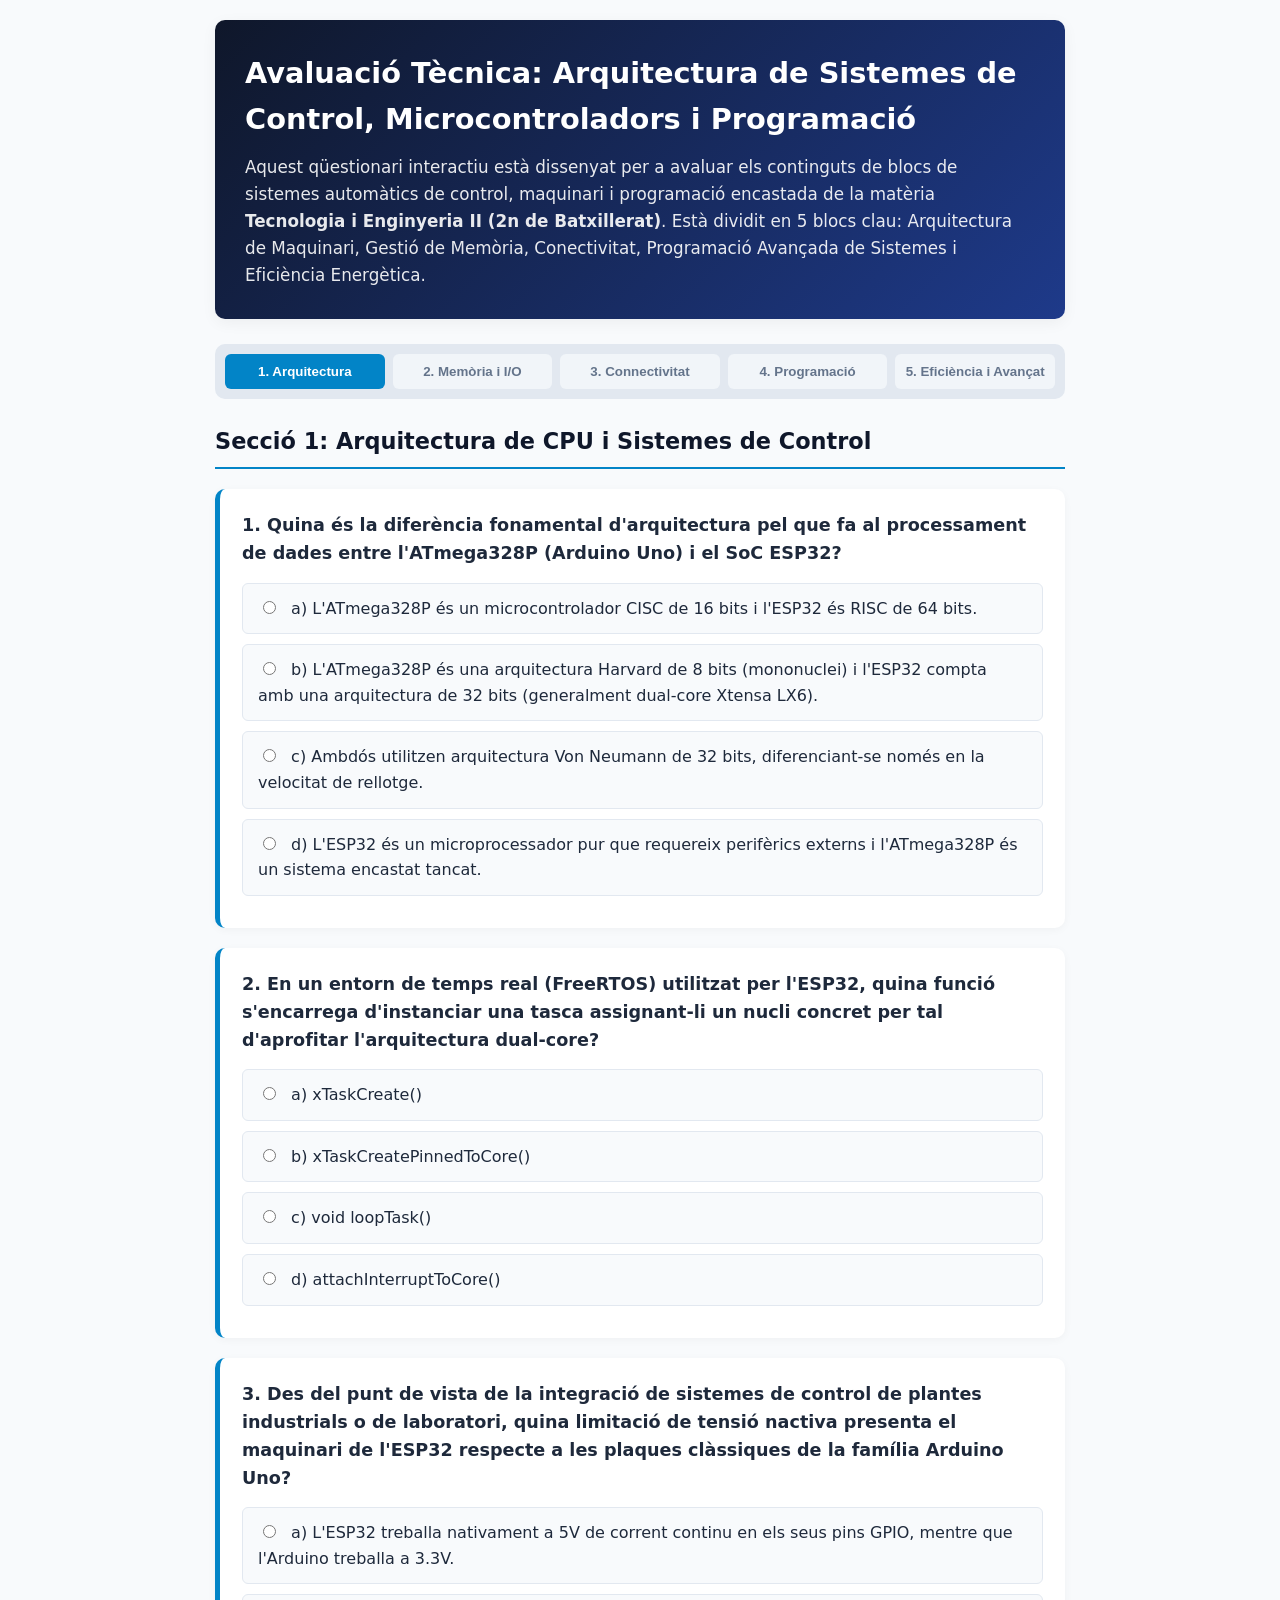
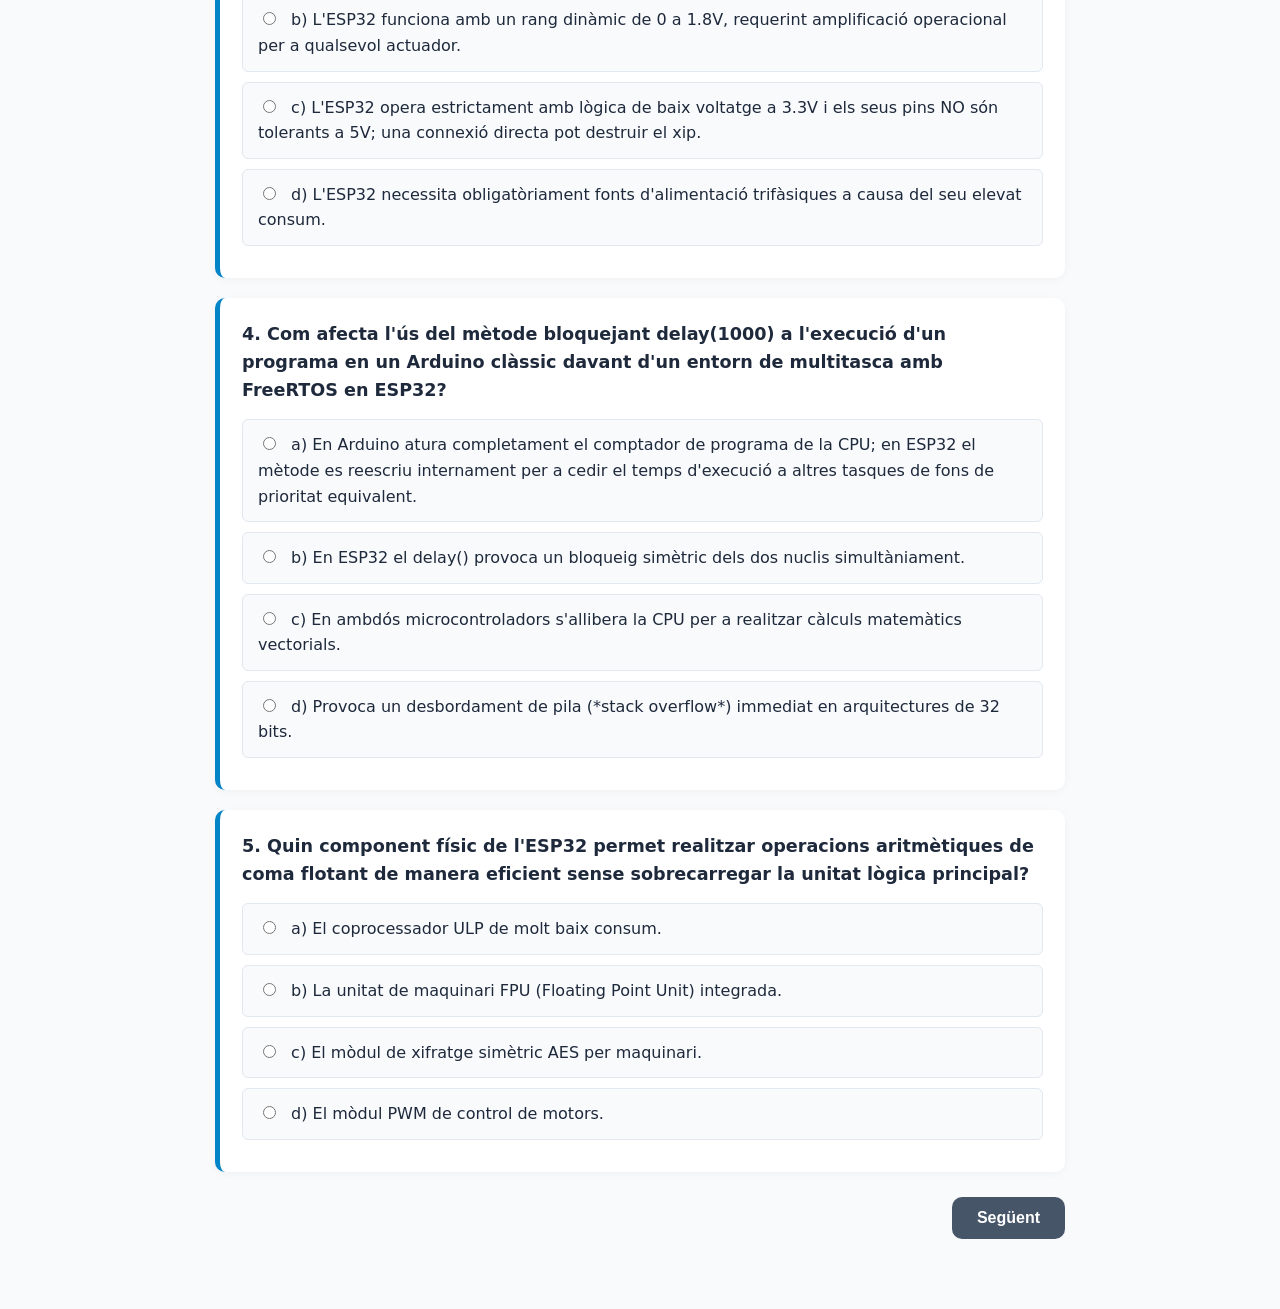
<file: Tasca 1/index.html>
<!DOCTYPE html>
<html lang="ca">
<head>
    <meta charset="UTF-8">
    <meta name="viewport" content="width=device-width, initial-scale=1.0">
    <title>Avaluació TI II: Arquitectura de Sistemes de Control i Microcontroladors</title>
    <style>
        :root {
            --bg-color: #f8fafc;
            --card-bg: #ffffff;
            --text-color: #1e293b;
            --accent-color: #0284c7;
            --accent-light: #f0f9ff;
            --correct-color: #16a34a;
            --correct-bg: #f0fdf4;
            --incorrect-color: #dc2626;
            --incorrect-bg: #fef2f2;
            --border-radius: 10px;
        }

        body {
            font-family: 'Segoe UI', system-ui, -apple-system, sans-serif;
            background-color: var(--bg-color);
            color: var(--text-color);
            line-height: 1.6;
            margin: 0;
            padding: 20px;
        }

        .container {
            max-width: 850px;
            margin: 0 auto;
        }

        header {
            background: linear-gradient(135deg, #0f172a, #1e3a8a);
            color: white;
            padding: 30px;
            border-radius: var(--border-radius);
            margin-bottom: 25px;
            box-shadow: 0 4px 15px rgba(0,0,0,0.05);
        }

        header h1 {
            margin: 0 0 12px 0;
            font-size: 1.8rem;
        }

        header p {
            margin: 0;
            opacity: 0.9;
            font-size: 1.05rem;
        }

        .section-panel {
            background: #e2e8f0;
            padding: 10px;
            border-radius: var(--border-radius);
            margin-bottom: 25px;
            display: flex;
            gap: 8px;
            flex-wrap: wrap;
        }

        .nav-tab {
            flex: 1;
            min-width: 120px;
            padding: 10px;
            background: #f1f5f9;
            border: none;
            border-radius: 6px;
            cursor: pointer;
            font-weight: 600;
            color: #64748b;
            transition: all 0.2s ease;
        }

        .nav-tab.active {
            background: var(--accent-color);
            color: white;
        }

        .quiz-section {
            display: none;
        }

        .quiz-section.active {
            display: block;
        }

        .section-title {
            color: #0f172a;
            border-bottom: 2px solid var(--accent-color);
            padding-bottom: 8px;
            margin-bottom: 20px;
            font-size: 1.4rem;
        }

        .quiz-card {
            background-color: var(--card-bg);
            padding: 22px;
            margin-bottom: 20px;
            border-radius: var(--border-radius);
            box-shadow: 0 2px 8px rgba(0,0,0,0.04);
            border-left: 5px solid var(--accent-color);
        }

        .question-text {
            font-weight: 600;
            font-size: 1.1rem;
            margin-bottom: 15px;
        }

        .options-list {
            list-style: none;
            padding: 0;
            margin: 0;
        }

        .option-item {
            margin-bottom: 10px;
        }

        .option-item label {
            display: block;
            padding: 12px 15px;
            background-color: #f8fafc;
            border: 1px solid #e2e8f0;
            border-radius: 6px;
            cursor: pointer;
            transition: all 0.2s ease;
        }

        .option-item label:hover {
            background-color: var(--accent-light);
            border-color: var(--accent-color);
        }

        .option-item input[type="radio"] {
            margin-right: 10px;
        }

        .feedback {
            margin-top: 15px;
            padding: 15px;
            border-radius: 6px;
            display: none;
            font-size: 0.95rem;
        }

        .feedback.correct {
            display: block;
            background-color: var(--correct-bg);
            color: var(--correct-color);
            border: 1px solid var(--correct-color);
        }

        .feedback.incorrect {
            display: block;
            background-color: var(--incorrect-bg);
            color: var(--incorrect-color);
            border: 1px solid var(--incorrect-color);
        }

        .actions-nav {
            display: flex;
            justify-content: space-between;
            margin-top: 25px;
            margin-bottom: 50px;
            gap: 15px;
        }

        .btn {
            padding: 12px 25px;
            font-size: 1rem;
            font-weight: bold;
            border-radius: var(--border-radius);
            cursor: pointer;
            border: none;
            transition: background 0.2s;
        }

        .btn-nav {
            background-color: #475569;
            color: white;
        }

        .btn-nav:hover {
            background-color: #334155;
        }

        .btn-action {
            background-color: var(--accent-color);
            color: white;
        }

        .btn-action:hover {
            background-color: #0369a1;
        }

        #result-summary {
            background-color: #fff;
            padding: 30px;
            border-radius: var(--border-radius);
            box-shadow: 0 4px 15px rgba(0,0,0,0.08);
            text-align: center;
            margin-top: 20px;
            display: none;
            border: 2px solid var(--accent-color);
        }

        .score-display {
            font-size: 2.8rem;
            font-weight: bold;
            margin: 15px 0;
            color: #0f172a;
        }
    </style>
</head>
<body>

<div class="container">
    <header>
        <h1>Avaluació Tècnica: Arquitectura de Sistemes de Control, Microcontroladors i Programació</h1>
        <p>Aquest qüestionari interactiu està dissenyat per a avaluar els continguts de blocs de sistemes automàtics de control, maquinari i programació encastada de la matèria <strong>Tecnologia i Enginyeria II (2n de Batxillerat)</strong>. Està dividit en 5 blocs clau: Arquitectura de Maquinari, Gestió de Memòria, Conectivitat, Programació Avançada de Sistemes i Eficiència Energètica.</p>
    </header>

    <div class="section-panel">
        <button type="button" class="nav-tab active" onclick="showSection(1)">1. Arquitectura</button>
        <button type="button" class="nav-tab" onclick="showSection(2)">2. Memòria i I/O</button>
        <button type="button" class="nav-tab" onclick="showSection(3)">3. Connectivitat</button>
        <button type="button" class="nav-tab" onclick="showSection(4)">4. Programació</button>
        <button type="button" class="nav-tab" onclick="showSection(5)">5. Eficiència i Avançat</button>
    </div>

    <form id="quiz-form">

        <div id="section-1" class="quiz-section active">
            <h2 class="section-title">Secció 1: Arquitectura de CPU i Sistemes de Control</h2>

            <div class="quiz-card" data-question="1">
                <div class="question-text">1. Quina és la diferència fonamental d'arquitectura pel que fa al processament de dades entre l'ATmega328P (Arduino Uno) i el SoC ESP32?</div>
                <ul class="options-list">
                    <li class="option-item"><label><input type="radio" name="q1" value="a"> a) L'ATmega328P és un microcontrolador CISC de 16 bits i l'ESP32 és RISC de 64 bits.</label></li>
                    <li class="option-item"><label><input type="radio" name="q1" value="b"> b) L'ATmega328P és una arquitectura Harvard de 8 bits (mononuclei) i l'ESP32 compta amb una arquitectura de 32 bits (generalment dual-core Xtensa LX6).</label></li>
                    <li class="option-item"><label><input type="radio" name="q1" value="c"> c) Ambdós utilitzen arquitectura Von Neumann de 32 bits, diferenciant-se només en la velocitat de rellotge.</label></li>
                    <li class="option-item"><label><input type="radio" name="q1" value="d"> d) L'ESP32 és un microprocessador pur que requereix perifèrics externs i l'ATmega328P és un sistema encastat tancat.</label></li>
                </ul>
                <div class="feedback" data-correct="b">
                    <strong>Retroalimentació:</strong> El salt de 8 bits a 32 bits multiprocés permet a l'ESP32 executar tasques concurrents complexes i sistemes operatius en temps real (RTOS), impensables en arquitectures de control senzilles de 8 bits.
                </div>
            </div>

            <div class="quiz-card" data-question="2">
                <div class="question-text">2. En un entorn de temps real (FreeRTOS) utilitzat per l'ESP32, quina funció s'encarrega d'instanciar una tasca assignant-li un nucli concret per tal d'aprofitar l'arquitectura dual-core?</div>
                <ul class="options-list">
                    <li class="option-item"><label><input type="radio" name="q2" value="a"> a) xTaskCreate()</label></li>
                    <li class="option-item"><label><input type="radio" name="q2" value="b"> b) xTaskCreatePinnedToCore()</label></li>
                    <li class="option-item"><label><input type="radio" name="q2" value="c"> c) void loopTask()</label></li>
                    <li class="option-item"><label><input type="radio" name="q2" value="d"> d) attachInterruptToCore()</label></li>
                </ul>
                <div class="feedback" data-correct="b">
                    <strong>Retroalimentació:</strong> <code>xTaskCreatePinnedToCore()</code> és la funció nativa específica de l'API que rep el punter de la tasca, el tamany del *stack*, els paràmetres, la prioritat i l'ID del nucli on s'ha d'executar el fil de processament de dades.
                </div>
            </div>

            <div class="quiz-card" data-question="3">
                <div class="question-text">3. Des del punt de vista de la integració de sistemes de control de plantes industrials o de laboratori, quina limitació de tensió nactiva presenta el maquinari de l'ESP32 respecte a les plaques clàssiques de la família Arduino Uno?</div>
                <ul class="options-list">
                    <li class="option-item"><label><input type="radio" name="q3" value="a"> a) L'ESP32 treballa nativament a 5V de corrent continu en els seus pins GPIO, mentre que l'Arduino treballa a 3.3V.</label></li>
                    <li class="option-item"><label><input type="radio" name="q3" value="b"> b) L'ESP32 funciona amb un rang dinàmic de 0 a 1.8V, requerint amplificació operacional per a qualsevol actuador.</label></li>
                    <li class="option-item"><label><input type="radio" name="q3" value="c"> c) L'ESP32 opera estrictament amb lògica de baix voltatge a 3.3V i els seus pins NO són tolerants a 5V; una connexió directa pot destruir el xip.</label></li>
                    <li class="option-item"><label><input type="radio" name="q3" value="d"> d) L'ESP32 necessita obligatòriament fonts d'alimentació trifàsiques a causa del seu elevat consum.</label></li>
                </ul>
                <div class="feedback" data-correct="c">
                    <strong>Retroalimentació:</strong> Per a acoblar sensors digitals de 5V (habituals en Arduino) a les entrades de l'ESP32 (3.3V), és obligatori implementar divisors de tensió o adaptadors de nivell lògic bidireccionals per seguretat elèctrica.
                </div>
            </div>

            <div class="quiz-card" data-question="4">
                <div class="question-text">4. Com afecta l'ús del mètode bloquejant delay(1000) a l'execució d'un programa en un Arduino clàssic davant d'un entorn de multitasca amb FreeRTOS en ESP32?</div>
                <ul class="options-list">
                    <li class="option-item"><label><input type="radio" name="q4" value="a"> a) En Arduino atura completament el comptador de programa de la CPU; en ESP32 el mètode es reescriu internament per a cedir el temps d'execució a altres tasques de fons de prioritat equivalent.</label></li>
                    <li class="option-item"><label><input type="radio" name="q4" value="b"> b) En ESP32 el delay() provoca un bloqueig simètric dels dos nuclis simultàniament.</label></li>
                    <li class="option-item"><label><input type="radio" name="q4" value="c"> c) En ambdós microcontroladors s'allibera la CPU per a realitzar càlculs matemàtics vectorials.</label></li>
                    <li class="option-item"><label><input type="radio" name="q4" value="d"> d) Provoca un desbordament de pila (*stack overflow*) immediat en arquitectures de 32 bits.</label></li>
                </ul>
                <div class="feedback" data-correct="a">
                    <strong>Retroalimentació:</strong> El nucli d'ESP32 per a Arduino adapta <code>delay()</code> perquè invoque les funcions del planificador del sistema operatiu en temps real, evitant que les rutines de comunicació (com el Wi-Fi) perden sincronia.
                </div>
            </div>

            <div class="quiz-card" data-question="5">
                <div class="question-text">5. Quin component físic de l'ESP32 permet realitzar operacions aritmètiques de coma flotant de manera eficient sense sobrecarregar la unitat lògica principal?</div>
                <ul class="options-list">
                    <li class="option-item"><label><input type="radio" name="q5" value="a"> a) El coprocessador ULP de molt baix consum.</label></li>
                    <li class="option-item"><label><input type="radio" name="q5" value="b"> b) La unitat de maquinari FPU (Floating Point Unit) integrada.</label></li>
                    <li class="option-item"><label><input type="radio" name="q5" value="c"> c) El mòdul de xifratge simètric AES per maquinari.</label></li>
                    <li class="option-item"><label><input type="radio" name="q5" value="d"> d) El mòdul PWM de control de motors.</label></li>
                </ul>
                <div class="feedback" data-correct="b">
                    <strong>Retroalimentació:</strong> L'existència d'una FPU integrada per maquinari accelera el càlcul d'algoritmes de control avançats (com el PID en robòtica o filtres digitals) treballant directament amb dades de tipus `float`.
                </div>
            </div>
        </div>

        <div id="section-2" class="quiz-section">
            <h2 class="section-title">Secció 2: Gestió de Memòria i Adquisició de Senyals (I/O)</h2>

            <div class="quiz-card" data-question="6">
                <div class="question-text">6. Analitza la capacitat de memòria SRAM d'un Arduino Uno (2 KB) en comparació amb un ESP32 (~520 KB). Quin tipus de funcionalitat de control permet aquesta diferència d'ordre magnitud?</div>
                <ul class="options-list">
                    <li class="option-item"><label><input type="radio" name="q6" value="a"> a) Només augmenta la capacitat d'emmagatzemar línies de codi escrit de text pur.</label></li>
                    <li class="option-item"><label><input type="radio" name="q6" value="b"> b) Permet allotjar buffers grans de dades, stacs per a múltiples fils de programació, pàgines web complexes i connexions segures mitjançant certificats SSL/TLS.</label></li>
                    <li class="option-item"><label><input type="radio" name="q6" value="c"> c) La RAM no influeix en les funcionalitats, ja que tot s'executa directament des de la memòria ROM externa de l'actuador.</label></li>
                    <li class="option-item"><label><input type="radio" name="q6" value="d"> d) Permet prescindir totalment del compilador i programar directament en blocs visuals llançats des de la RAM.</label></li>
                </ul>
                <div class="feedback" data-correct="b">
                    <strong>Retroalimentació:</strong> La gestió d'encriptació per a transmetre dades de sensors a plataformes de Núvol de forma segura requereix un espai de RAM que les plaques tradicionals de 8 bits de control simple no tenen de forma física.
                </div>
            </div>

            <div class="quiz-card" data-question="7">
                <div class="question-text">7. Quina és la resolució per defecte del Convertidor Analògic-Digital (ADC) de l'ESP32 i quin rang de valors digitals s'obté en realitzar una lectura en comparació amb un Arduino Uno?</div>
                <ul class="options-list">
                    <li class="option-item"><label><input type="radio" name="q7" value="a"> a) 8 bits, donant un rang discreter de 0 a 255.</label></li>
                    <li class="option-item"><label><input type="radio" name="q7" value="b"> b) 10 bits en ambdós dispositius, donant un rang fix de 0 a 1023.</label></li>
                    <li class="option-item"><label><input type="radio" name="q7" value="c"> c) 12 bits de resolució, oferint un rang discret de 0 a 4095, enfront dels 10 bits (0-1023) d'un Arduino clàssic.</label></li>
                    <li class="option-item"><label><input type="radio" name="q7" value="d"> d) 16 bits, expressat en valors de coma flotant de -1.0 a 1.0.</label></li>
                </ul>
                <div class="feedback" data-correct="c">
                    <strong>Retroalimentació:</strong> Un convertidor de 12 bits proporciona una precisió i sensibilitat superior a l'hora de monitoritzar variables analògiques com temperatura, pressió o voltatge de bateries en projectes d'enginyeria.
                </div>
            </div>

            <div class="quiz-card" data-question="8">
                <div class="question-text">8. En dissenyar un sistema d'adquisició de dades amb transmissió sense fils per Wi-Fi a l'ESP32, per què s'ha d'evitar l'ús dels pins de lectura analògica associats a l'ADC2?</div>
                <ul class="options-list">
                    <li class="option-item"><label><input type="radio" name="q8" value="a"> a) Perquè estan connectats al pin de reset i bloquegen la placa.</label></li>
                    <li class="option-item"><label><input type="radio" name="q8" value="b"> b) Perquè l'ADC2 comparteix maquinari físic amb la ràdio Wi-Fi i no es pot utilitzar de manera concurrent quan la transmissió sense fils està activa.</label></li>
                    <li class="option-item"><label><input type="radio" name="q8" value="c"> c) Perquè tenen una limitació de voltatge de només 1.2V.</label></li>
                    <li class="option-item"><label><input type="radio" name="q8" value="d"> d) L'ADC2 no té cap limitació i s'ha d'utilitzar preferentment per davant de l'ADC1.</label></li>
                </ul>
                <div class="feedback" data-correct="b">
                    <strong>Retroalimentació:</strong> Per a garantir que el sistema puga llegir un sensor analògic i transmetre dades a internet simultàniament, s'han de seleccionar obligatòriament els canals pertanyents a l'ADC1.
                </div>
            </div>

            <div class="quiz-card" data-question="9">
                <div class="question-text">9. Com funciona el sistema de fitxers modern de tipus no volàtil recomanat en l'ESP32 per a emmagatzemar pàgines HTML o paràmetres de configuració que substitueix el vell SPIFFS?</div>
                <ul class="options-list">
                    <li class="option-item"><label><input type="radio" name="q9" value="a"> a) FAT32, ja que té compatibilitat directa amb sistemes operatius de gran consum.</label></li>
                    <li class="option-item"><label><input type="radio" name="q9" value="b"> b) LittleFS, dissenyat per a microcontroladors, suporta subdirectoris i és resistent a fallades d'alimentació repentines.</label></li>
                    <li class="option-item"><label><input type="radio" name="q9" value="c"> c) EEPROM virtual mitjançant ram dinàmica volatil.</label></li>
                    <li class="option-item"><label><input type="radio" name="q9" value="d"> d) NTFS per a l'encriptació en targetes Secure Digital integrades.</label></li>
                </ul>
                <div class="feedback" data-correct="b">
                    <strong>Retroalimentació:</strong> LittleFS optimitza els cicles de desgast de la memòria Flash de caràcter encastat i evita corrupcions de dades si el microcontrolador perd l'alimentació elèctrica durant una escriptura de fitxer.
                </div>
            </div>

            <div class="quiz-card" data-question="10">
                <div class="question-text">10. Quina llibreria del Core d'ESP32 ofereix un mecanisme d'emmagatzematge permanent de parelles clau-valor basat en la tecnologia NVS, superant conceptualment l'accés directe per adreça de memòria de la llibreria EEPROM.h clàssica?</div>
                <ul class="options-list">
                    <li class="option-item"><label><input type="radio" name="q10" value="a"> a) FS.h</label></li>
                    <li class="option-item"><label><input type="radio" name="q10" value="b"> b) Preferences.h</label></li>
                    <li class="option-item"><label><input type="radio" name="q10" value="c"> c) Wire.h</label></li>
                    <li class="option-item"><label><input type="radio" name="q10" value="d"> d) SPIFFS.h</label></li>
                </ul>
                <div class="feedback" data-correct="b">
                    <strong>Retroalimentació:</strong> Amb <code>Preferences.h</code> s'emmagatzemen paràmetres definint claus alfanumèriques i tipus de dades (p. ex: "wifi_pass", "123456") en una partició de la Flash anomenada NVS (Non-Volatile Storage), de forma molt més intuïtiva i modular.
                </div>
            </div>
        </div>

        <div id="section-3" class="quiz-section">
            <h2 class="section-title">Secció 3: Interfícies de Connectivitat i Telemetria</h2>

            <div class="quiz-card" data-question="11">
                <div class="question-text">11. Quina d'aquestes tecnologies de comunicació de dades sense fils està integrada directament al silici del maquinari de l'ESP32 i és absent en les plaques clàssiques d'Arduino?</div>
                <ul class="options-list">
                    <li class="option-item"><label><input type="radio" name="q11" value="a"> a) Mòdem de radiofreqüència directe a 433 MHz per a xarxes domèstiques simples.</label></li>
                    <li class="option-item"><label><input type="radio" name="q11" value="b"> b) Pila de connectivitat integrada de ràdio per a Wi-Fi de 2.4 GHz i Bluetooth (v4.2 BR/EDR i BLE - Bluetooth Low Energy).</label></li>
                    <li class="option-item"><label><input type="radio" name="q11" value="c"> c) Transceptor de ràdio de llarg abast amb tecnologia nativa LoRa WAN a 868 MHz.</label></li>
                    <li class="option-item"><label><input type="radio" name="q11" value="d"> d) Receptor de satèl·lits de posicionament global GNSS/GPS.</label></li>
                </ul>
                <div class="feedback" data-correct="b">
                    <strong>Retroalimentació:</strong> Aquesta integració converteix l'ESP32 en el node ideal per a l'IoT (Internet de les Coses), podent connectar-se directament a un punt d'accés domèstic (Wi-Fi) o enviar balises d'estat a baixa potència (BLE).
                </div>
            </div>

            <div class="quiz-card" data-question="12">
                <div class="question-text">12. Per a muntar un servidor de telemetria local dins del propi microcontrolador ESP32 utilitzant les seues capacitats de xarxa per a controlar actuadors industrial, quina llibreria nativa del core hem d'incloure al codi?</div>
                <ul class="options-list">
                    <li class="option-item"><label><input type="radio" name="q12" value="a"> a) EthernetServer.h</label></li>
                    <li class="option-item"><label><input type="radio" name="q12" value="b"> b) WebServer.h</label></li>
                    <li class="option-item"><label><input type="radio" name="q12" value="c"> c) WiFiClientSecure.h</label></li>
                    <li class="option-item"><label><input type="radio" name="q12" value="d"> d) HTTPClient.h</label></li>
                </ul>
                <div class="feedback" data-correct="b">
                    <strong>Retroalimentació:</strong> La biblioteca <code>WebServer.h</code> permet definir rutes d'accés (com `/encesa` o `/dades`) associades a funcions callback que responen codi HTML o objectes de dades JSON cap al navegador d'un usuari.
                </div>
            </div>

            <div class="quiz-card" data-question="13">
                <div class="question-text">13. Quants busos de comunicació sèrie I2C independents té implementats per maquinari intern el xip ESP32 i quina flexibilitat de pins aporta la seua matriu de rutes (GPIO Matrix)?</div>
                <ul class="options-list">
                    <li class="option-item"><label><input type="radio" name="q13" value="a"> a) Disposa d'un sol canal fix als pins analògics A4 i A5 igual que l'Arduino Uno.</label></li>
                    <li class="option-item"><label><input type="radio" name="q13" value="b"> b) Compta amb 2 busos de maquinari independents (Wire i Wire1), i gràcies a la GPIO Matrix es poden reassignar les línies SDA i SCL a pràcticament qualsevol pin digital des del codi.</label></li>
                    <li class="option-item"><label><input type="radio" name="q13" value="c"> c) No disposa de comunicació I2C per maquinari, s'ha d'emular completament per programari bloquejant.</label></li>
                    <li class="option-item"><label><input type="radio" name="q13" value="d"> d) Té 4 busos fixos obligatoris que comparteixen línia elèctrica amb l'alimentació a 5V.</label></li>
                </ul>
                <div class="feedback" data-correct="b">
                    <strong>Retroalimentació:</strong> Aquesta capacitat d'enrutament intern resol un dels grans problemes de disseny de plaques de circuits impresos (PCB), atorgant al dissenyador llibertat total en l'elecció de pins de connexió dels dispositius.
                </div>
            </div>

            <div class="quiz-card" data-question="14">
                <div class="question-text">14. En un projecte on cal interconnectar un Arduino Uno (alimentat a 5V) i un ESP32 (alimentat a 3.3V) mitjançant els seus ports sèrie UART (pins Tx/Rx), quina configuració de maquinari és imperativa?</div>
                <ul class="options-list">
                    <li class="option-item"><label><input type="radio" name="q14" value="a"> a) Una unió directa dels pins Tx i Rx, ja que els nivells de voltatge lògic s'equilibren de manera automàtica.</label></li>
                    <li class="option-item"><label><input type="radio" name="q14" value="b"> b) Un divisor de tensió resistiu (o convertidor de nivell) en la línia de transmissió Tx de l'Arduino (5V) que redueixi la línia a 3.3V abans d'entrar al pin Rx de l'ESP32.</label></li>
                    <li class="option-item"><label><input type="radio" name="q14" value="c"> c) Una resistència pull-up connectada directament al rail de 12V d'alimentació de potència.</label></li>
                    <li class="option-item"><label><input type="radio" name="q14" value="d"> d) Invertir la polaritat elèctrica canviant el pin GND de posició entre les plaques.</label></li>
                </ul>
                <div class="feedback" data-correct="b">
                    <strong>Retroalimentació:</strong> El pin Tx d'Arduino emet senyals a 5V. Si entren directament al pin Rx de l'ESP32, superaran els límits tolerats pel maquinari i destruiran el transistor del terminal d'entrada de dades.
                </div>
            </div>

            <div class="quiz-card" data-question="15">
                <div class="question-text">15. Quin protocol de xarxa lleuger de tipus publicació/subscripció (sobre TCP/IP) és el més utilitzat en combinació amb l'ESP32 per a enviar telemetria a servidors de control domòtics o industrials (brokers)?</div>
                <ul class="options-list">
                    <li class="option-item"><label><input type="radio" name="q15" value="a"> a) HTTP/HTTPS mitjançant mètodes clàssics POST.</label></li>
                    <li class="option-item"><label><input type="radio" name="q15" value="b"> b) FTP per a l'enviament continuat de llistes de dades d'estat.</label></li>
                    <li class="option-item"><label><input type="radio" name="q15" value="c"> c) MQTT (Message Queuing Telemetry Transport).</label></li>
                    <li class="option-item"><label><input type="radio" name="q15" value="d"> d) Modbus RTU per cable coaxial d'alta freqüència.</label></li>
                </ul>
                <div class="feedback" data-correct="c">
                    <strong>Retroalimentació:</strong> MQTT redueix al mínim la sobrecàrrega de dades dels encapçalaments de xarxa en comparació amb HTTP, la qual cosa estalvia ample de banda i redueix el consum d'energia del dispositiu d'adquisició.
                </div>
            </div>
        </div>

        <div id="section-4" class="quiz-section">
            <h2 class="section-title">Secció 4: Programació Avançada i Sistemes d'Interrupció</h2>

            <div class="quiz-card" data-question="16">
                <div class="question-text">16. Des del punt de vista de l'arquitectura elèctrica i la programació eficient, quina és l'avantatge clau de la configuració d'interrupcions externes (ISR) en l'ESP32 respecte a l'Arduino Uno?</div>
                <ul class="options-list">
                    <li class="option-item"><label><input type="radio" name="q16" value="a"> a) L'ESP32 no requereix declarar cap funció especial per a gestionar-les.</label></li>
                    <li class="option-item"><label><input type="radio" name="q16" value="b"> b) En l'Arduino Uno només dos pins específics (2 i 3) poden actuar com a interrupcions externes; en l'ESP32 pràcticament qualsevol pin GPIO digital compta amb capacitat per a llançar interrupcions independents.</label></li>
                    <li class="option-item"><label><input type="radio" name="q16" value="c"> c) Les interrupcions de l'ESP32 s'executen obligatòriament en llenguatge assemblador pur, incrementant la velocitat del rellotge global.</label></li>
                    <li class="option-item"><label><input type="radio" name="q16" value="d"> d) En l'ESP32 les interrupcions bloquegen el xip fins que es reinicia l'alimentació d'entrada.</label></li>
                </ul>
                <div class="feedback" data-correct="b">
                    <strong>Retroalimentació:</strong> Això dóna una versatilitat extrema en disseny de maquinari per a atendre esdeveniments en temps real que no poden esperar a la lectura seqüencial (polling) com polsadors d'emergència o encoders de motors.
                </div>
            </div>

            <div class="quiz-card" data-question="17">
                <div class="question-text">17. En C++, quina paraula clau de control del compilador s'ha d'anteposar obligatòriament en la declaració d'una variable global que serà modificada dins d'una rutina d'interrupció (ISR)?</div>
                <ul class="options-list">
                    <li class="option-item"><label><input type="radio" name="q17" value="a"> a) const</label></li>
                    <li class="option-item"><label><input type="radio" name="q17" value="b"> b) static</label></li>
                    <li class="option-item"><label><input type="radio" name="q17" value="c"> c) volatile</label></li>
                    <li class="option-item"><label><input type="radio" name="q17" value="d"> d) inline</label></li>
                </ul>
                <div class="feedback" data-correct="c">
                    <strong>Retroalimentació:</strong> L'atribut <code>volatile</code> indica al compilador d'optimització de C++ que la variable pot canviar de valor de forma asíncrona fora del flux normal del programa, forçant-lo a consultar sempre el valor físic directament a la memòria RAM.
                </div>
            </div>

            <div class="quiz-card" data-question="18">
                <div class="question-text">18. Quin risc crític té l'execució d'un bucle indefinit buit o bloquejant (com un structure 'while(true);') dins d'una tasca que s'executa en el Nucli 0 de l'ESP32 si el temporitzador de seguretat no està alimentat correctament?</div>
                <ul class="options-list">
                    <li class="option-item"><label><input type="radio" name="q18" value="a"> a) Un curtcircuit tèrmic en els mòduls reguladors de potència externs.</label></li>
                    <li class="option-item"><label><input type="radio" name="q18" value="b"> b) Un bloqueig general de les funcions del sistema operatiu que dispararà un reinici forçat per maquinari a causa de la fallada del Watchdog Timer (WDT).</label></li>
                    <li class="option-item"><label><input type="radio" name="q18" value="c"> c) Una descàrrega instantània de tota la memòria Flash del microcontrolador.</label></li>
                    <li class="option-item"><label><input type="radio" name="q18" value="d"> d) Automàticament el programa passa a compilar-se en mode segur utilitzant el segon nucli.</label></li>
                </ul>
                <div class="feedback" data-correct="b">
                    <strong>Retroalimentació:</strong> En l'ESP32 el Watchdog monitoritza de manera estricta que les tasques donen un respir al planificador del sistema, garantint que els processos en segon pla com la pila TCP/IP o Bluetooth puguen atendre la xarxa elèctrica.
                </div>
            </div>

            <div class="quiz-card" data-question="19">
                <div class="question-text">19. Quina funció nativa d'ajust temporal de FreeRTOS s'ha de fer servir en programació d'ESP32 en comptes del mètode delay() per a fer que una tasca entre en estat de repòs de forma eficient alliberant el processador?</div>
                <ul class="options-list">
                    <li class="option-item"><label><input type="radio" name="q19" value="a"> a) sleep_ms()</label></li>
                    <li class="option-item"><label><input type="radio" name="q19" value="b"> b) vTaskDelay()</label></li>
                    <li class="option-item"><label><input type="radio" name="q19" value="c"> c) delayMicroseconds()</label></li>
                    <li class="option-item"><label><input type="radio" name="q19" value="d"> d) taskBlock()</label></li>
                </ul>
                <div class="feedback" data-correct="b">
                    <strong>Retroalimentació:</strong> La crida a la funció <code>vTaskDelay(pdMS_TO_TICKS(1000))</code> bloqueja temporalment la tasca indicant la seua durada en cicles de rellotge (ticks), permetent que el processador execute directament altres fils de prioritat inferior.
                </div>
            </div>

            <div class="quiz-card" data-question="20">
                <div class="question-text">20. Quin tipus de dada és el prototip correcte i obligatori que ha de retornar i rebre una funció en C++ dissenyada per a actuar com a una tasca independent sota el planificador d'esdeveniments concurrents?</div>
                <ul class="options-list">
                    <li class="option-item"><label><input type="radio" name="q20" value="a"> a) int nom_funcio(void)</label></li>
                    <li class="option-item"><label><input type="radio" name="q20" value="b"> b) void nom_funcio(void *pvParameters)</label></li>
                    <li class="option-item"><label><input type="radio" name="q20" value="c"> c) Task nom_funcio(String parametre)</label></li>
                    <li class="option-item"><label><input type="radio" name="q20" value="d"> d) void nom_funcio(int pin_control)</label></li>
                </ul>
                <div class="feedback" data-correct="b">
                    <strong>Retroalimentació:</strong> El tipus de retorn ha de ser obligatòriament `void` per a complir l'estàndard de creació de fils. A més, rep com a argument un punter a void (`void *`) que permet injectar qualsevol estructura de dades complexa cap a l'interior de la tasca en iniciar-se.
                </div>
            </div>
        </div>

        <div id="section-5" class="quiz-section">
            <h2 class="section-title">Secció 5: Eficiència Energètica i Perifèrics Avançats</h2>

            <div class="quiz-card" data-question="21">
                <div class="question-text">21. En el disseny d'un node sensor autònom alimentat per bateries de liti, en què consisteix el mode de funcionament ultra-eficient conegut com a "Deep Sleep" en l'ESP32?</div>
                <ul class="options-list">
                    <li class="option-item"><label><input type="radio" name="q21" value="a"> a) Desactiva el codi de seguretat allotjat a la Flash sense reduir el consum elèctric.</label></li>
                    <li class="option-item"><label><input type="radio" name="q21" value="b"> b) Apaga gairebé per complet el sistema (CPU, ràdio, perifèrics principals i RAM), mantenint només actiu el controlador de baix consum RTC i el temporitzador, baixant el consum a l'ordre dels microampers (µA).</label></li>
                    <li class="option-item"><label><input type="radio" name="q21" value="c"> c) Un estat de fallada crítica que demana una reprogramació forçada per cable.</label></li>
                    <li class="option-item"><label><input type="radio" name="q21" value="d"> d) És un mètode per a apagar exclusivament el LED d'alimentació encastat a la placa.</label></li>
                </ul>
                <div class="feedback" data-correct="b">
                    <strong>Retroalimentació:</strong> Aquest recurs d'estalvi energètic és decisiu per a implementar estacions meteorològiques o biosensors de llarga durada. En despertar, el sistema inicia el codi des del principi (`setup`), perdent les dades de la RAM que no s'hagen desat a particions estables o registres especials de l'RTC.
                </div>
            </div>

            <div class="quiz-card" data-question="22">
                <div class="question-text">22. Quin perifèric exclusiu de l'ESP32 actua com a xicotet processador independent capaç de monitoritzar sensors analògics mitjançant I2C o pins GPIO mentre els nuclis principals estan completament apagats en mode estalvi?</div>
                <ul class="options-list">
                    <li class="option-item"><label><input type="radio" name="q22" value="a"> a) L'accelerador de maquinari SHA-256.</label></li>
                    <li class="option-item"><label><input type="radio" name="q22" value="b"> b) El coprocessador ULP (Ultra Low Power).</label></li>
                    <li class="option-item"><label><input type="radio" name="q22" value="c"> c) El mòdul de control PWM de tipus LEDC.</label></li>
                    <li class="option-item"><label><input type="radio" name="q22" value="d"> d) El convertidor Digital-Analògic DAC natiu.</label></li>
                </ul>
                <div class="feedback" data-correct="b">
                    <strong>Retroalimentació:</strong> El coprocessador ULP s'encarrega de fer tasques mínimes de control continu (p. ex: comprovar si un dipòsit ha arribat al nivell crític). Si es compleix la condició, té la capacitat de despertar la CPU principal per a gestionar la transmissió de dades d'alarma de xarxa.
                </div>
            </div>

            <div class="quiz-card" data-question="23">
                <div class="question-text">23. Com es gestiona la generació de senyals de control per Amplada de Pols (PWM) en l'ESP32 tenint en compte que l'antiga funció analogWrite() de les primeres plataformes d'Arduino no estava associada a maquinari fix?</div>
                <ul class="options-list">
                    <li class="option-item"><label><input type="radio" name="q23" value="a"> a) S'ha de generar connectant i desconnectant un pin manualment mitjançant delay() en el flux general.</label></li>
                    <li class="option-item"><label><input type="radio" name="q23" value="b"> b) S'utilitza el perifèric LEDC definint de forma programàtica la freqüència de treball, la resolució en bits i vinculant el canal a qualsevol GPIO actiu.</label></li>
                    <li class="option-item"><label><input type="radio" name="q23" value="c"> c) L'ESP32 no conté maquinari per a PWM, requerint targetes addicionals DAC per a qualsevol control de motors.</label></li>
                    <li class="option-item"><label><input type="radio" name="q23" value="d"> d) S'utilitza exclusivament la llibreria Servo.h clàssica modificada a 5V.</label></li>
                </ul>
                <div class="feedback" data-correct="b">
                    <strong>Retroalimentació:</strong> El perifèric LEDC de l'ESP32 ofereix canals altament configurables. Permet controlar amb precisió des de la intensitat d'un díode LED fins a l'etapa de potència de control de velocitat de servomotors industrials amb resolució dinàmica variable.
                </div>
            </div>

            <div class="quiz-card" data-question="24">
                <div class="question-text">24. Quan es programa l'ESP32 sota l'ecosistema de programació d'Arduino, quina tasca interna s'encarrega d'executar el codi inserit per l'usuari dins de la funció cíclica tradicional void loop()?</div>
                <ul class="options-list">
                    <li class="option-item"><label><input type="radio" name="q24" value="a"> a) Una tasca del sistema operatiu en temps real anomenada `loopTask`, llançada generalment al Nucli 1 amb prioritat bàsica.</label></li>
                    <li class="option-item"><label><input type="radio" name="q24" value="b"> b) Cap, s'executa directament sobre el maquinari sense cap tipus d'abstracció intermèdia igual que en l'ATmega328P.</label></li>
                    <li class="option-item"><label><input type="radio" name="q24" value="c"> c) S'executa com una interrupció per maquinari d'alta prioritat al Nucli 0.</label></li>
                    <li class="option-item"><label><input type="radio" name="q24" value="d"> d) Una subrutina exclusiva dels mòduls d'antena de ràdio.</label></li>
                </ul>
                <div class="feedback" data-correct="a">
                    <strong>Retroalimentació:</strong> L'entorn d'Arduino amaga el codi d'inicialització real de FreeRTOS. El sistema engega el planificador i genera automàticament aquesta tasca perquè l'alumne puga programar sense necessitat de gestionar manualment la creació de fils en projectes bàsics.
                </div>
            </div>

            <div class="quiz-card" data-question="25">
                <div class="question-text">25. Quina utilitat aporten els pins del perifèric de canvis capactius (Touch Pins) integrats directament al silici del xip de l'ESP32?</div>
                <ul class="options-list">
                    <li class="option-item"><label><input type="radio" name="q25" value="a"> a) Mesuren de forma continuada la resistència elèctrica de talls de cable en curtcircuit.</label></li>
                    <li class="option-item"><label><input type="radio" name="q25" value="b"> b) Detecten variacions en la capacitat elèctrica en tocar el pin directament o mitjançant una superfície conductora, funcionant com a botons tàctils o activadors de despertador des del repòs.</label></li>
                    <li class="option-item"><label><input type="radio" name="q25" value="c"> c) Actuen de connectors per a pantalles LCD d'alta definició de pols de matriu activa.</label></li>
                    <li class="option-item"><label><input type="radio" name="q25" value="d"> d) Generen polsos d'alta tensió per a provar actuadors piezoelèctrics externs.</label></li>
                </ul>
                <div class="feedback" data-correct="b">
                    <strong>Retroalimentació:</strong> Aquests pins capacitius eliminen la necessitat de polsadors mecànics externs subjectes a desgast o rebots elèctrics, oferint la possibilitat de fabricar panells de comandament completament estancs a la brutícia o humitat.
                </div>
            </div>
        </div>

        <div class="actions-nav">
            <button type="button" id="prev-btn" class="btn btn-nav" onclick="changeSection(-1)" style="visibility: hidden;">Anterior</button>
            <button type="button" id="next-btn" class="btn btn-nav" onclick="changeSection(1)">Següent</button>
            <button type="button" id="submit-btn" class="btn btn-action" onclick="validateQuiz()" style="display: none;">Avaluar Qüestionari</button>
        </div>
    </form>

    <div id="result-summary">
        <h2>Resultat de l'Avaluació Tècnica</h2>
        <div class="score-display" id="score-text">0 / 25</div>
        <p id="percentage-text" style="font-size: 1.2rem; font-weight: bold;">0% encerts</p>
        <p style="color: #64748b;">Revisa a dalt les respostes de cada secció per a comprovar la retroalimentació tècnica detallada en cada cas.</p>
        <p style="color: #64748b;">Ernest MiT usant Gemini 3.5 Flash sota llicència GPLv3</p>
    </div>
</div>

<script>
    let currentSection = 1;
    const totalSections = 5;

    function showSection(sectionIndex) {
        // Ocultar totes les seccions
        document.querySelectorAll('.quiz-section').forEach(sec => sec.classList.remove('active'));
        // Desactivar totes les pestanyes
        document.querySelectorAll('.nav-tab').forEach(tab => tab.classList.remove('active'));

        // Activar secció seleccionada
        document.getElementById(`section-${sectionIndex}`).classList.add('active');
        // Activar pestanya seleccionada
        document.querySelectorAll('.nav-tab')[sectionIndex - 1].classList.add('active');

        currentSection = sectionIndex;

        // Gestió de visibilitat dels botons inferiors
        const prevBtn = document.getElementById('prev-btn');
        const nextBtn = document.getElementById('next-btn');
        const submitBtn = document.getElementById('submit-btn');

        prevBtn.style.visibility = (currentSection === 1) ? 'hidden' : 'visible';

        if (currentSection === totalSections) {
            nextBtn.style.display = 'none';
            submitBtn.style.display = 'inline-block';
        } else {
            nextBtn.style.display = 'inline-block';
            submitBtn.style.display = 'none';
        }

        // Desplaçar la finestra cap a dalt de la zona de control de manera suau
        document.querySelector('.section-panel').scrollIntoView({ behavior: 'smooth' });
    }

    function changeSection(direction) {
        let targetSection = currentSection + direction;
        if (targetSection >= 1 && targetSection <= totalSections) {
            showSection(targetSection);
        }
    }

    function validateQuiz() {
        const form = document.getElementById('quiz-form');
        const cards = document.querySelectorAll('.quiz-card');
        let score = 0;
        const total = cards.length;

        cards.forEach(card => {
            const qNum = card.getAttribute('data-question');
            const selectedOption = form.querySelector(`input[name="q${qNum}"]:checked`);
            const feedbackDiv = card.querySelector('.feedback');
            const correctValue = feedbackDiv.getAttribute('data-correct');

            // Neteja de classes prèvies de control visual
            feedbackDiv.classList.remove('correct', 'incorrect');

            if (selectedOption) {
                const userAns = selectedOption.value;
                if (userAns === correctValue) {
                    score++;
                    feedbackDiv.classList.add('correct');
                    feedbackDiv.innerHTML = "<strong>✓ Correcte!</strong> " + feedbackDiv.innerHTML.replace(/.*<strong>Retroalimentació:<\/strong>/, '');
                } else {
                    feedbackDiv.classList.add('incorrect');
                    feedbackDiv.innerHTML = `<strong>✗ Incorrecte.</strong> La teva opció triada és incorrecta. La resposta correcta era la (${correctValue}).<br>` + feedbackDiv.innerHTML.replace(/.*<strong>Retroalimentació:<\/strong>/, '');
                }
            } else {
                feedbackDiv.classList.add('incorrect');
                feedbackDiv.innerHTML = `<strong>✗ No contestada.</strong> No has seleccionat cap opció. La resposta correcta era la (${correctValue}).<br>` + feedbackDiv.innerHTML.replace(/.*<strong>Retroalimentació:<\/strong>/, '');
            }
        });

        // Mostrar bloc final d'avaluació global
        const resultSummary = document.getElementById('result-summary');
        document.getElementById('score-text').textContent = `${score} / ${total}`;
        const percentage = Math.round((score / total) * 100);
        document.getElementById('percentage-text').textContent = `${percentage}% d'encerts (Qualificació: ${(score/total*10).toFixed(2)} / 10)`;
        resultSummary.style.display = 'block';

        // Desplaçament fins al bloc final de puntuació
        resultSummary.scrollIntoView({ behavior: 'smooth' });
    }
</script>

</body>
</html>
</file>
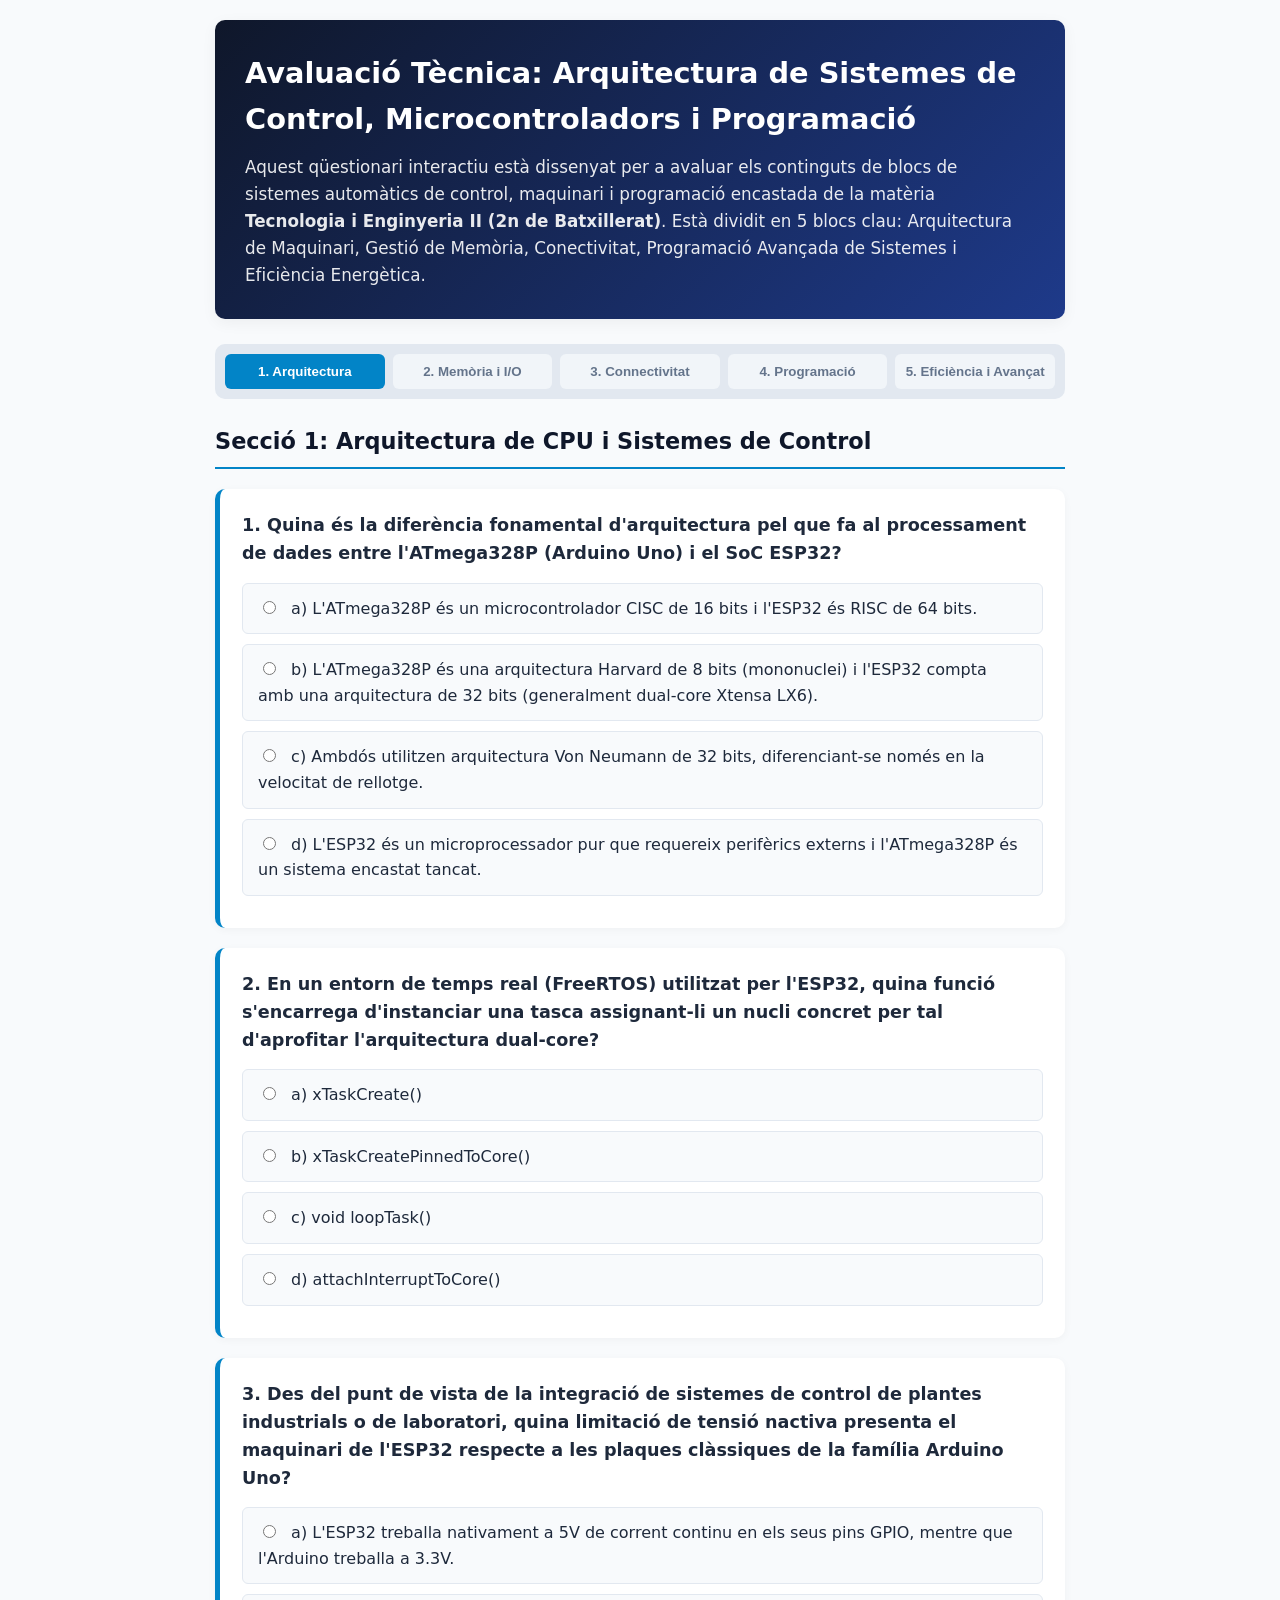
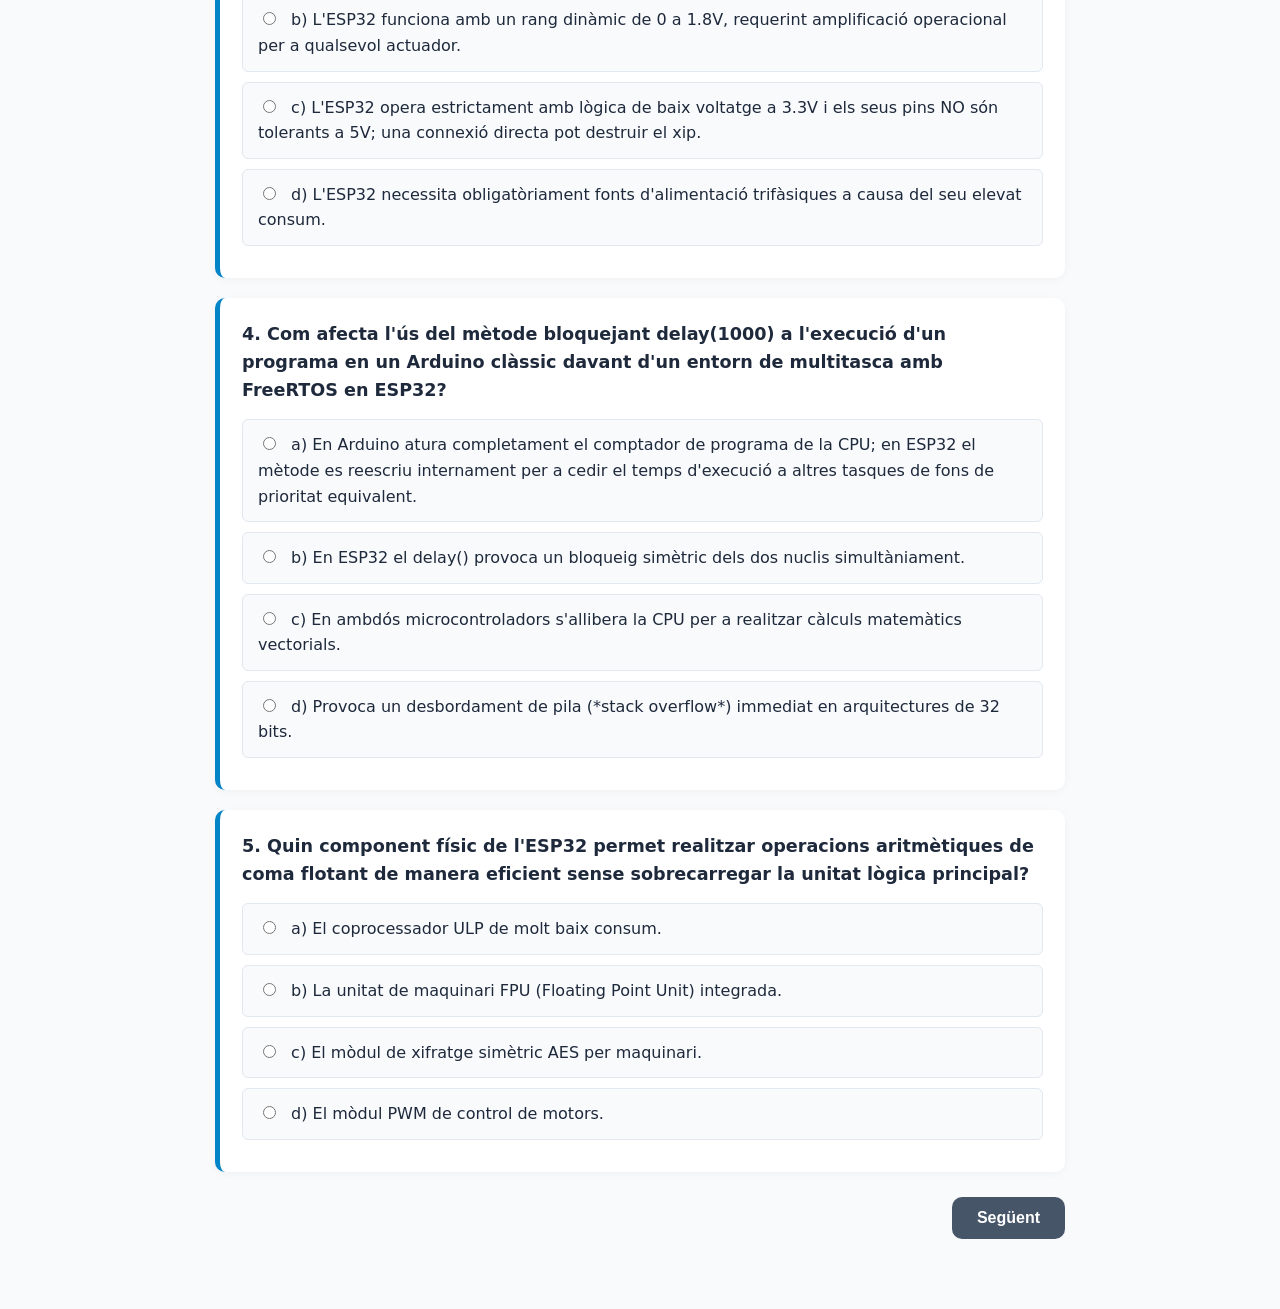
<file: Tasca 2/Claude/index.html>
<!DOCTYPE html>
<html lang="ca">
<head>
    <meta charset="UTF-8">
    <meta name="viewport" content="width=device-width, initial-scale=1.0">
    <title>Avaluació TI II: Arquitectura de Sistemes de Control i Microcontroladors</title>
    <style>
        :root {
            --bg-color: #f8fafc;
            --card-bg: #ffffff;
            --text-color: #1e293b;
            --accent-color: #0284c7;
            --accent-light: #f0f9ff;
            --correct-color: #16a34a;
            --correct-bg: #f0fdf4;
            --incorrect-color: #dc2626;
            --incorrect-bg: #fef2f2;
            --border-radius: 10px;
        }

        body {
            font-family: 'Segoe UI', system-ui, -apple-system, sans-serif;
            background-color: var(--bg-color);
            color: var(--text-color);
            line-height: 1.6;
            margin: 0;
            padding: 20px;
        }

        .container {
            max-width: 850px;
            margin: 0 auto;
        }

        header {
            background: linear-gradient(135deg, #0f172a, #1e3a8a);
            color: white;
            padding: 30px;
            border-radius: var(--border-radius);
            margin-bottom: 25px;
            box-shadow: 0 4px 15px rgba(0,0,0,0.05);
        }

        header h1 {
            margin: 0 0 12px 0;
            font-size: 1.8rem;
        }

        header p {
            margin: 0;
            opacity: 0.9;
            font-size: 1.05rem;
        }

        .section-panel {
            background: #e2e8f0;
            padding: 10px;
            border-radius: var(--border-radius);
            margin-bottom: 25px;
            display: flex;
            gap: 8px;
            flex-wrap: wrap;
        }

        .nav-tab {
            flex: 1;
            min-width: 120px;
            padding: 10px;
            background: #f1f5f9;
            border: none;
            border-radius: 6px;
            cursor: pointer;
            font-weight: 600;
            color: #64748b;
            transition: all 0.2s ease;
        }

        .nav-tab.active {
            background: var(--accent-color);
            color: white;
        }

        .quiz-section {
            display: none;
        }

        .quiz-section.active {
            display: block;
        }

        .section-title {
            color: #0f172a;
            border-bottom: 2px solid var(--accent-color);
            padding-bottom: 8px;
            margin-bottom: 20px;
            font-size: 1.4rem;
        }

        .quiz-card {
            background-color: var(--card-bg);
            padding: 22px;
            margin-bottom: 20px;
            border-radius: var(--border-radius);
            box-shadow: 0 2px 8px rgba(0,0,0,0.04);
            border-left: 5px solid var(--accent-color);
        }

        .question-text {
            font-weight: 600;
            font-size: 1.1rem;
            margin-bottom: 15px;
        }

        .options-list {
            list-style: none;
            padding: 0;
            margin: 0;
        }

        .option-item {
            margin-bottom: 10px;
        }

        .option-item label {
            display: block;
            padding: 12px 15px;
            background-color: #f8fafc;
            border: 1px solid #e2e8f0;
            border-radius: 6px;
            cursor: pointer;
            transition: all 0.2s ease;
        }

        .option-item label:hover {
            background-color: var(--accent-light);
            border-color: var(--accent-color);
        }

        .option-item input[type="radio"] {
            margin-right: 10px;
        }

        .feedback {
            margin-top: 15px;
            padding: 15px;
            border-radius: 6px;
            display: none;
            font-size: 0.95rem;
        }

        .feedback.correct {
            display: block;
            background-color: var(--correct-bg);
            color: var(--correct-color);
            border: 1px solid var(--correct-color);
        }

        .feedback.incorrect {
            display: block;
            background-color: var(--incorrect-bg);
            color: var(--incorrect-color);
            border: 1px solid var(--incorrect-color);
        }

        .actions-nav {
            display: flex;
            justify-content: space-between;
            margin-top: 25px;
            margin-bottom: 50px;
            gap: 15px;
        }

        .btn {
            padding: 12px 25px;
            font-size: 1rem;
            font-weight: bold;
            border-radius: var(--border-radius);
            cursor: pointer;
            border: none;
            transition: background 0.2s;
        }

        .btn-nav {
            background-color: #475569;
            color: white;
        }

        .btn-nav:hover {
            background-color: #334155;
        }

        .btn-action {
            background-color: var(--accent-color);
            color: white;
        }

        .btn-action:hover {
            background-color: #0369a1;
        }

        #result-summary {
            background-color: #fff;
            padding: 30px;
            border-radius: var(--border-radius);
            box-shadow: 0 4px 15px rgba(0,0,0,0.08);
            text-align: center;
            margin-top: 20px;
            display: none;
            border: 2px solid var(--accent-color);
        }

        .score-display {
            font-size: 2.8rem;
            font-weight: bold;
            margin: 15px 0;
            color: #0f172a;
        }
    </style>
</head>
<body>

<div class="container">
    <header>
        <h1>Avaluació Tècnica: Arquitectura de Sistemes de Control, Microcontroladors i Programació</h1>
        <p>Aquest qüestionari interactiu està dissenyat per a avaluar els continguts de blocs de sistemes automàtics de control, maquinari i programació encastada de la matèria <strong>Tecnologia i Enginyeria II (2n de Batxillerat)</strong>. Està dividit en 5 blocs clau: Arquitectura de Maquinari, Gestió de Memòria, Conectivitat, Programació Avançada de Sistemes i Eficiència Energètica.</p>
    </header>

    <div class="section-panel">
        <button type="button" class="nav-tab active" onclick="showSection(1)">1. Arquitectura</button>
        <button type="button" class="nav-tab" onclick="showSection(2)">2. Memòria i I/O</button>
        <button type="button" class="nav-tab" onclick="showSection(3)">3. Connectivitat</button>
        <button type="button" class="nav-tab" onclick="showSection(4)">4. Programació</button>
        <button type="button" class="nav-tab" onclick="showSection(5)">5. Eficiència i Avançat</button>
    </div>

    <form id="quiz-form">
        
        <div id="section-1" class="quiz-section active">
            <h2 class="section-title">Secció 1: Arquitectura de CPU i Sistemes de Control</h2>
            
            <div class="quiz-card" data-question="1">
                <div class="question-text">1. Quina és la diferència fonamental d'arquitectura pel que fa al processament de dades entre l'ATmega328P (Arduino Uno) i el SoC ESP32?</div>
                <ul class="options-list">
                    <li class="option-item"><label><input type="radio" name="q1" value="a"> a) L'ATmega328P és un microcontrolador CISC de 16 bits i l'ESP32 és RISC de 64 bits.</label></li>
                    <li class="option-item"><label><input type="radio" name="q1" value="b"> b) L'ATmega328P és una arquitectura Harvard de 8 bits (mononuclei) i l'ESP32 compta amb una arquitectura de 32 bits (generalment dual-core Xtensa LX6).</label></li>
                    <li class="option-item"><label><input type="radio" name="q1" value="c"> c) Ambdós utilitzen arquitectura Von Neumann de 32 bits, diferenciant-se només en la velocitat de rellotge.</label></li>
                    <li class="option-item"><label><input type="radio" name="q1" value="d"> d) L'ESP32 és un microprocessador pur que requereix perifèrics externs i l'ATmega328P és un sistema encastat tancat.</label></li>
                </ul>
                <div class="feedback" data-correct="b">
                    <strong>Retroalimentació:</strong> El salt de 8 bits a 32 bits multiprocés permet a l'ESP32 executar tasques concurrents complexes i sistemes operatius en temps real (RTOS), impensables en arquitectures de control senzilles de 8 bits.
                </div>
            </div>

            <div class="quiz-card" data-question="2">
                <div class="question-text">2. En un entorn de temps real (FreeRTOS) utilitzat per l'ESP32, quina funció s'encarrega d'instanciar una tasca assignant-li un nucli concret per tal d'aprofitar l'arquitectura dual-core?</div>
                <ul class="options-list">
                    <li class="option-item"><label><input type="radio" name="q2" value="a"> a) xTaskCreate()</label></li>
                    <li class="option-item"><label><input type="radio" name="q2" value="b"> b) xTaskCreatePinnedToCore()</label></li>
                    <li class="option-item"><label><input type="radio" name="q2" value="c"> c) void loopTask()</label></li>
                    <li class="option-item"><label><input type="radio" name="q2" value="d"> d) attachInterruptToCore()</label></li>
                </ul>
                <div class="feedback" data-correct="b">
                    <strong>Retroalimentació:</strong> <code>xTaskCreatePinnedToCore()</code> és la funció nativa específica de l'API que rep el punter de la tasca, el tamany del *stack*, els paràmetres, la prioritat i l'ID del nucli on s'ha d'executar el fil de processament de dades.
                </div>
            </div>

            <div class="quiz-card" data-question="3">
                <div class="question-text">3. Des del punt de vista de la integració de sistemes de control de plantes industrials o de laboratori, quina limitació de tensió nactiva presenta el maquinari de l'ESP32 respecte a les plaques clàssiques de la família Arduino Uno?</div>
                <ul class="options-list">
                    <li class="option-item"><label><input type="radio" name="q3" value="a"> a) L'ESP32 treballa nativament a 5V de corrent continu en els seus pins GPIO, mentre que l'Arduino treballa a 3.3V.</label></li>
                    <li class="option-item"><label><input type="radio" name="q3" value="b"> b) L'ESP32 funciona amb un rang dinàmic de 0 a 1.8V, requerint amplificació operacional per a qualsevol actuador.</label></li>
                    <li class="option-item"><label><input type="radio" name="q3" value="c"> c) L'ESP32 opera estrictament amb lògica de baix voltatge a 3.3V i els seus pins NO són tolerants a 5V; una connexió directa pot destruir el xip.</label></li>
                    <li class="option-item"><label><input type="radio" name="q3" value="d"> d) L'ESP32 necessita obligatòriament fonts d'alimentació trifàsiques a causa del seu elevat consum.</label></li>
                </ul>
                <div class="feedback" data-correct="c">
                    <strong>Retroalimentació:</strong> Per a acoblar sensors digitals de 5V (habituals en Arduino) a les entrades de l'ESP32 (3.3V), és obligatori implementar divisors de tensió o adaptadors de nivell lògic bidireccionals per seguretat elèctrica.
                </div>
            </div>

            <div class="quiz-card" data-question="4">
                <div class="question-text">4. Com afecta l'ús del mètode bloquejant delay(1000) a l'execució d'un programa en un Arduino clàssic davant d'un entorn de multitasca amb FreeRTOS en ESP32?</div>
                <ul class="options-list">
                    <li class="option-item"><label><input type="radio" name="q4" value="a"> a) En Arduino atura completament el comptador de programa de la CPU; en ESP32 el mètode es reescriu internament per a cedir el temps d'execució a altres tasques de fons de prioritat equivalent.</label></li>
                    <li class="option-item"><label><input type="radio" name="q4" value="b"> b) En ESP32 el delay() provoca un bloqueig simètric dels dos nuclis simultàniament.</label></li>
                    <li class="option-item"><label><input type="radio" name="q4" value="c"> c) En ambdós microcontroladors s'allibera la CPU per a realitzar càlculs matemàtics vectorials.</label></li>
                    <li class="option-item"><label><input type="radio" name="q4" value="d"> d) Provoca un desbordament de pila (*stack overflow*) immediat en arquitectures de 32 bits.</label></li>
                </ul>
                <div class="feedback" data-correct="a">
                    <strong>Retroalimentació:</strong> El nucli d'ESP32 per a Arduino adapta <code>delay()</code> perquè invoque les funcions del planificador del sistema operatiu en temps real, evitant que les rutines de comunicació (com el Wi-Fi) perden sincronia.
                </div>
            </div>

            <div class="quiz-card" data-question="5">
                <div class="question-text">5. Quin component físic de l'ESP32 permet realitzar operacions aritmètiques de coma flotant de manera eficient sense sobrecarregar la unitat lògica principal?</div>
                <ul class="options-list">
                    <li class="option-item"><label><input type="radio" name="q5" value="a"> a) El coprocessador ULP de molt baix consum.</label></li>
                    <li class="option-item"><label><input type="radio" name="q5" value="b"> b) La unitat de maquinari FPU (Floating Point Unit) integrada.</label></li>
                    <li class="option-item"><label><input type="radio" name="q5" value="c"> c) El mòdul de xifratge simètric AES per maquinari.</label></li>
                    <li class="option-item"><label><input type="radio" name="q5" value="d"> d) El mòdul PWM de control de motors.</label></li>
                </ul>
                <div class="feedback" data-correct="b">
                    <strong>Retroalimentació:</strong> L'existència d'una FPU integrada per maquinari accelera el càlcul d'algoritmes de control avançats (com el PID en robòtica o filtres digitals) treballant directament amb dades de tipus `float`.
                </div>
            </div>
        </div>

        <div id="section-2" class="quiz-section">
            <h2 class="section-title">Secció 2: Gestió de Memòria i Adquisició de Senyals (I/O)</h2>
            
            <div class="quiz-card" data-question="6">
                <div class="question-text">6. Analitza la capacitat de memòria SRAM d'un Arduino Uno (2 KB) en comparació amb un ESP32 (~520 KB). Quin tipus de funcionalitat de control permet aquesta diferència d'ordre magnitud?</div>
                <ul class="options-list">
                    <li class="option-item"><label><input type="radio" name="q6" value="a"> a) Només augmenta la capacitat d'emmagatzemar línies de codi escrit de text pur.</label></li>
                    <li class="option-item"><label><input type="radio" name="q6" value="b"> b) Permet allotjar buffers grans de dades, stacs per a múltiples fils de programació, pàgines web complexes i connexions segures mitjançant certificats SSL/TLS.</label></li>
                    <li class="option-item"><label><input type="radio" name="q6" value="c"> c) La RAM no influeix en les funcionalitats, ja que tot s'executa directament des de la memòria ROM externa de l'actuador.</label></li>
                    <li class="option-item"><label><input type="radio" name="q6" value="d"> d) Permet prescindir totalment del compilador i programar directament en blocs visuals llançats des de la RAM.</label></li>
                </ul>
                <div class="feedback" data-correct="b">
                    <strong>Retroalimentació:</strong> La gestió d'encriptació per a transmetre dades de sensors a plataformes de Núvol de forma segura requereix un espai de RAM que les plaques tradicionals de 8 bits de control simple no tenen de forma física.
                </div>
            </div>

            <div class="quiz-card" data-question="7">
                <div class="question-text">7. Quina és la resolució per defecte del Convertidor Analògic-Digital (ADC) de l'ESP32 i quin rang de valors digitals s'obté en realitzar una lectura en comparació amb un Arduino Uno?</div>
                <ul class="options-list">
                    <li class="option-item"><label><input type="radio" name="q7" value="a"> a) 8 bits, donant un rang discreter de 0 a 255.</label></li>
                    <li class="option-item"><label><input type="radio" name="q7" value="b"> b) 10 bits en ambdós dispositius, donant un rang fix de 0 a 1023.</label></li>
                    <li class="option-item"><label><input type="radio" name="q7" value="c"> c) 12 bits de resolució, oferint un rang discret de 0 a 4095, enfront dels 10 bits (0-1023) d'un Arduino clàssic.</label></li>
                    <li class="option-item"><label><input type="radio" name="q7" value="d"> d) 16 bits, expressat en valors de coma flotant de -1.0 a 1.0.</label></li>
                </ul>
                <div class="feedback" data-correct="c">
                    <strong>Retroalimentació:</strong> Un convertidor de 12 bits proporciona una precisió i sensibilitat superior a l'hora de monitoritzar variables analògiques com temperatura, pressió o voltatge de bateries en projectes d'enginyeria.
                </div>
            </div>

            <div class="quiz-card" data-question="8">
                <div class="question-text">8. En dissenyar un sistema d'adquisició de dades amb transmissió sense fils per Wi-Fi a l'ESP32, per què s'ha d'evitar l'ús dels pins de lectura analògica associats a l'ADC2?</div>
                <ul class="options-list">
                    <li class="option-item"><label><input type="radio" name="q8" value="a"> a) Perquè estan connectats al pin de reset i bloquegen la placa.</label></li>
                    <li class="option-item"><label><input type="radio" name="q8" value="b"> b) Perquè l'ADC2 comparteix maquinari físic amb la ràdio Wi-Fi i no es pot utilitzar de manera concurrent quan la transmissió sense fils està activa.</label></li>
                    <li class="option-item"><label><input type="radio" name="q8" value="c"> c) Perquè tenen una limitació de voltatge de només 1.2V.</label></li>
                    <li class="option-item"><label><input type="radio" name="q8" value="d"> d) L'ADC2 no té cap limitació i s'ha d'utilitzar preferentment per davant de l'ADC1.</label></li>
                </ul>
                <div class="feedback" data-correct="b">
                    <strong>Retroalimentació:</strong> Per a garantir que el sistema puga llegir un sensor analògic i transmetre dades a internet simultàniament, s'han de seleccionar obligatòriament els canals pertanyents a l'ADC1.
                </div>
            </div>

            <div class="quiz-card" data-question="9">
                <div class="question-text">9. Com funciona el sistema de fitxers modern de tipus no volàtil recomanat en l'ESP32 per a emmagatzemar pàgines HTML o paràmetres de configuració que substitueix el vell SPIFFS?</div>
                <ul class="options-list">
                    <li class="option-item"><label><input type="radio" name="q9" value="a"> a) FAT32, ja que té compatibilitat directa amb sistemes operatius de gran consum.</label></li>
                    <li class="option-item"><label><input type="radio" name="q9" value="b"> b) LittleFS, dissenyat per a microcontroladors, suporta subdirectoris i és resistent a fallades d'alimentació repentines.</label></li>
                    <li class="option-item"><label><input type="radio" name="q9" value="c"> c) EEPROM virtual mitjançant ram dinàmica volatil.</label></li>
                    <li class="option-item"><label><input type="radio" name="q9" value="d"> d) NTFS per a l'encriptació en targetes Secure Digital integrades.</label></li>
                </ul>
                <div class="feedback" data-correct="b">
                    <strong>Retroalimentació:</strong> LittleFS optimitza els cicles de desgast de la memòria Flash de caràcter encastat i evita corrupcions de dades si el microcontrolador perd l'alimentació elèctrica durant una escriptura de fitxer.
                </div>
            </div>

            <div class="quiz-card" data-question="10">
                <div class="question-text">10. Quina llibreria del Core d'ESP32 ofereix un mecanisme d'emmagatzematge permanent de parelles clau-valor basat en la tecnologia NVS, superant conceptualment l'accés directe per adreça de memòria de la llibreria EEPROM.h clàssica?</div>
                <ul class="options-list">
                    <li class="option-item"><label><input type="radio" name="q10" value="a"> a) FS.h</label></li>
                    <li class="option-item"><label><input type="radio" name="q10" value="b"> b) Preferences.h</label></li>
                    <li class="option-item"><label><input type="radio" name="q10" value="c"> c) Wire.h</label></li>
                    <li class="option-item"><label><input type="radio" name="q10" value="d"> d) SPIFFS.h</label></li>
                </ul>
                <div class="feedback" data-correct="b">
                    <strong>Retroalimentació:</strong> Amb <code>Preferences.h</code> s'emmagatzemen paràmetres definint claus alfanumèriques i tipus de dades (p. ex: "wifi_pass", "123456") en una partició de la Flash anomenada NVS (Non-Volatile Storage), de forma molt més intuïtiva i modular.
                </div>
            </div>
        </div>

        <div id="section-3" class="quiz-section">
            <h2 class="section-title">Secció 3: Interfícies de Connectivitat i Telemetria</h2>
            
            <div class="quiz-card" data-question="11">
                <div class="question-text">11. Quina d'aquestes tecnologies de comunicació de dades sense fils està integrada directament al silici del maquinari de l'ESP32 i és absent en les plaques clàssiques d'Arduino?</div>
                <ul class="options-list">
                    <li class="option-item"><label><input type="radio" name="q11" value="a"> a) Mòdem de radiofreqüència directe a 433 MHz per a xarxes domèstiques simples.</label></li>
                    <li class="option-item"><label><input type="radio" name="q11" value="b"> b) Pila de connectivitat integrada de ràdio per a Wi-Fi de 2.4 GHz i Bluetooth (v4.2 BR/EDR i BLE - Bluetooth Low Energy).</label></li>
                    <li class="option-item"><label><input type="radio" name="q11" value="c"> c) Transceptor de ràdio de llarg abast amb tecnologia nativa LoRa WAN a 868 MHz.</label></li>
                    <li class="option-item"><label><input type="radio" name="q11" value="d"> d) Receptor de satèl·lits de posicionament global GNSS/GPS.</label></li>
                </ul>
                <div class="feedback" data-correct="b">
                    <strong>Retroalimentació:</strong> Aquesta integració converteix l'ESP32 en el node ideal per a l'IoT (Internet de les Coses), podent connectar-se directament a un punt d'accés domèstic (Wi-Fi) o enviar balises d'estat a baixa potència (BLE).
                </div>
            </div>

            <div class="quiz-card" data-question="12">
                <div class="question-text">12. Per a muntar un servidor de telemetria local dins del propi microcontrolador ESP32 utilitzant les seues capacitats de xarxa per a controlar actuadors industrial, quina llibreria nativa del core hem d'incloure al codi?</div>
                <ul class="options-list">
                    <li class="option-item"><label><input type="radio" name="q12" value="a"> a) EthernetServer.h</label></li>
                    <li class="option-item"><label><input type="radio" name="q12" value="b"> b) WebServer.h</label></li>
                    <li class="option-item"><label><input type="radio" name="q12" value="c"> c) WiFiClientSecure.h</label></li>
                    <li class="option-item"><label><input type="radio" name="q12" value="d"> d) HTTPClient.h</label></li>
                </ul>
                <div class="feedback" data-correct="b">
                    <strong>Retroalimentació:</strong> La biblioteca <code>WebServer.h</code> permet definir rutes d'accés (com `/encesa` o `/dades`) associades a funcions callback que responen codi HTML o objectes de dades JSON cap al navegador d'un usuari.
                </div>
            </div>

            <div class="quiz-card" data-question="13">
                <div class="question-text">13. Quants busos de comunicació sèrie I2C independents té implementats per maquinari intern el xip ESP32 i quina flexibilitat de pins aporta la seua matriu de rutes (GPIO Matrix)?</div>
                <ul class="options-list">
                    <li class="option-item"><label><input type="radio" name="q13" value="a"> a) Disposa d'un sol canal fix als pins analògics A4 i A5 igual que l'Arduino Uno.</label></li>
                    <li class="option-item"><label><input type="radio" name="q13" value="b"> b) Compta amb 2 busos de maquinari independents (Wire i Wire1), i gràcies a la GPIO Matrix es poden reassignar les línies SDA i SCL a pràcticament qualsevol pin digital des del codi.</label></li>
                    <li class="option-item"><label><input type="radio" name="q13" value="c"> c) No disposa de comunicació I2C per maquinari, s'ha d'emular completament per programari bloquejant.</label></li>
                    <li class="option-item"><label><input type="radio" name="q13" value="d"> d) Té 4 busos fixos obligatoris que comparteixen línia elèctrica amb l'alimentació a 5V.</label></li>
                </ul>
                <div class="feedback" data-correct="b">
                    <strong>Retroalimentació:</strong> Aquesta capacitat d'enrutament intern resol un dels grans problemes de disseny de plaques de circuits impresos (PCB), atorgant al dissenyador llibertat total en l'elecció de pins de connexió dels dispositius.
                </div>
            </div>

            <div class="quiz-card" data-question="14">
                <div class="question-text">14. En un projecte on cal interconnectar un Arduino Uno (alimentat a 5V) i un ESP32 (alimentat a 3.3V) mitjançant els seus ports sèrie UART (pins Tx/Rx), quina configuració de maquinari és imperativa?</div>
                <ul class="options-list">
                    <li class="option-item"><label><input type="radio" name="q14" value="a"> a) Una unió directa dels pins Tx i Rx, ja que els nivells de voltatge lògic s'equilibren de manera automàtica.</label></li>
                    <li class="option-item"><label><input type="radio" name="q14" value="b"> b) Un divisor de tensió resistiu (o convertidor de nivell) en la línia de transmissió Tx de l'Arduino (5V) que redueixi la línia a 3.3V abans d'entrar al pin Rx de l'ESP32.</label></li>
                    <li class="option-item"><label><input type="radio" name="q14" value="c"> c) Una resistència pull-up connectada directament al rail de 12V d'alimentació de potència.</label></li>
                    <li class="option-item"><label><input type="radio" name="q14" value="d"> d) Invertir la polaritat elèctrica canviant el pin GND de posició entre les plaques.</label></li>
                </ul>
                <div class="feedback" data-correct="b">
                    <strong>Retroalimentació:</strong> El pin Tx d'Arduino emet senyals a 5V. Si entren directament al pin Rx de l'ESP32, superaran els límits tolerats pel maquinari i destruiran el transistor del terminal d'entrada de dades.
                </div>
            </div>

            <div class="quiz-card" data-question="15">
                <div class="question-text">15. Quin protocol de xarxa lleuger de tipus publicació/subscripció (sobre TCP/IP) és el més utilitzat en combinació amb l'ESP32 per a enviar telemetria a servidors de control domòtics o industrials (brokers)?</div>
                <ul class="options-list">
                    <li class="option-item"><label><input type="radio" name="q15" value="a"> a) HTTP/HTTPS mitjançant mètodes clàssics POST.</label></li>
                    <li class="option-item"><label><input type="radio" name="q15" value="b"> b) FTP per a l'enviament continuat de llistes de dades d'estat.</label></li>
                    <li class="option-item"><label><input type="radio" name="q15" value="c"> c) MQTT (Message Queuing Telemetry Transport).</label></li>
                    <li class="option-item"><label><input type="radio" name="q15" value="d"> d) Modbus RTU per cable coaxial d'alta freqüència.</label></li>
                </ul>
                <div class="feedback" data-correct="c">
                    <strong>Retroalimentació:</strong> MQTT redueix al mínim la sobrecàrrega de dades dels encapçalaments de xarxa en comparació amb HTTP, la qual cosa estalvia ample de banda i redueix el consum d'energia del dispositiu d'adquisició.
                </div>
            </div>
        </div>

        <div id="section-4" class="quiz-section">
            <h2 class="section-title">Secció 4: Programació Avançada i Sistemes d'Interrupció</h2>
            
            <div class="quiz-card" data-question="16">
                <div class="question-text">16. Des del punt de vista de l'arquitectura elèctrica i la programació eficient, quina és l'avantatge clau de la configuració d'interrupcions externes (ISR) en l'ESP32 respecte a l'Arduino Uno?</div>
                <ul class="options-list">
                    <li class="option-item"><label><input type="radio" name="q16" value="a"> a) L'ESP32 no requereix declarar cap funció especial per a gestionar-les.</label></li>
                    <li class="option-item"><label><input type="radio" name="q16" value="b"> b) En l'Arduino Uno només dos pins específics (2 i 3) poden actuar com a interrupcions externes; en l'ESP32 pràcticament qualsevol pin GPIO digital compta amb capacitat per a llançar interrupcions independents.</label></li>
                    <li class="option-item"><label><input type="radio" name="q16" value="c"> c) Les interrupcions de l'ESP32 s'executen obligatòriament en llenguatge assemblador pur, incrementant la velocitat del rellotge global.</label></li>
                    <li class="option-item"><label><input type="radio" name="q16" value="d"> d) En l'ESP32 les interrupcions bloquegen el xip fins que es reinicia l'alimentació d'entrada.</label></li>
                </ul>
                <div class="feedback" data-correct="b">
                    <strong>Retroalimentació:</strong> Això dóna una versatilitat extrema en disseny de maquinari per a atendre esdeveniments en temps real que no poden esperar a la lectura seqüencial (polling) com polsadors d'emergència o encoders de motors.
                </div>
            </div>

            <div class="quiz-card" data-question="17">
                <div class="question-text">17. En C++, quina paraula clau de control del compilador s'ha d'anteposar obligatòriament en la declaració d'una variable global que serà modificada dins d'una rutina d'interrupció (ISR)?</div>
                <ul class="options-list">
                    <li class="option-item"><label><input type="radio" name="q17" value="a"> a) const</label></li>
                    <li class="option-item"><label><input type="radio" name="q17" value="b"> b) static</label></li>
                    <li class="option-item"><label><input type="radio" name="q17" value="c"> c) volatile</label></li>
                    <li class="option-item"><label><input type="radio" name="q17" value="d"> d) inline</label></li>
                </ul>
                <div class="feedback" data-correct="c">
                    <strong>Retroalimentació:</strong> L'atribut <code>volatile</code> indica al compilador d'optimització de C++ que la variable pot canviar de valor de forma asíncrona fora del flux normal del programa, forçant-lo a consultar sempre el valor físic directament a la memòria RAM.
                </div>
            </div>

            <div class="quiz-card" data-question="18">
                <div class="question-text">18. Quin risc crític té l'execució d'un bucle indefinit buit o bloquejant (com un structure 'while(true);') dins d'una tasca que s'executa en el Nucli 0 de l'ESP32 si el temporitzador de seguretat no està alimentat correctament?</div>
                <ul class="options-list">
                    <li class="option-item"><label><input type="radio" name="q18" value="a"> a) Un curtcircuit tèrmic en els mòduls reguladors de potència externs.</label></li>
                    <li class="option-item"><label><input type="radio" name="q18" value="b"> b) Un bloqueig general de les funcions del sistema operatiu que dispararà un reinici forçat per maquinari a causa de la fallada del Watchdog Timer (WDT).</label></li>
                    <li class="option-item"><label><input type="radio" name="q18" value="c"> c) Una descàrrega instantània de tota la memòria Flash del microcontrolador.</label></li>
                    <li class="option-item"><label><input type="radio" name="q18" value="d"> d) Automàticament el programa passa a compilar-se en mode segur utilitzant el segon nucli.</label></li>
                </ul>
                <div class="feedback" data-correct="b">
                    <strong>Retroalimentació:</strong> En l'ESP32 el Watchdog monitoritza de manera estricta que les tasques donen un respir al planificador del sistema, garantint que els processos en segon pla com la pila TCP/IP o Bluetooth puguen atendre la xarxa elèctrica.
                </div>
            </div>

            <div class="quiz-card" data-question="19">
                <div class="question-text">19. Quina funció nativa d'ajust temporal de FreeRTOS s'ha de fer servir en programació d'ESP32 en comptes del mètode delay() per a fer que una tasca entre en estat de repòs de forma eficient alliberant el processador?</div>
                <ul class="options-list">
                    <li class="option-item"><label><input type="radio" name="q19" value="a"> a) sleep_ms()</label></li>
                    <li class="option-item"><label><input type="radio" name="q19" value="b"> b) vTaskDelay()</label></li>
                    <li class="option-item"><label><input type="radio" name="q19" value="c"> c) delayMicroseconds()</label></li>
                    <li class="option-item"><label><input type="radio" name="q19" value="d"> d) taskBlock()</label></li>
                </ul>
                <div class="feedback" data-correct="b">
                    <strong>Retroalimentació:</strong> La crida a la funció <code>vTaskDelay(pdMS_TO_TICKS(1000))</code> bloqueja temporalment la tasca indicant la seua durada en cicles de rellotge (ticks), permetent que el processador execute directament altres fils de prioritat inferior.
                </div>
            </div>

            <div class="quiz-card" data-question="20">
                <div class="question-text">20. Quin tipus de dada és el prototip correcte i obligatori que ha de retornar i rebre una funció en C++ dissenyada per a actuar com a una tasca independent sota el planificador d'esdeveniments concurrents?</div>
                <ul class="options-list">
                    <li class="option-item"><label><input type="radio" name="q20" value="a"> a) int nom_funcio(void)</label></li>
                    <li class="option-item"><label><input type="radio" name="q20" value="b"> b) void nom_funcio(void *pvParameters)</label></li>
                    <li class="option-item"><label><input type="radio" name="q20" value="c"> c) Task nom_funcio(String parametre)</label></li>
                    <li class="option-item"><label><input type="radio" name="q20" value="d"> d) void nom_funcio(int pin_control)</label></li>
                </ul>
                <div class="feedback" data-correct="b">
                    <strong>Retroalimentació:</strong> El tipus de retorn ha de ser obligatòriament `void` per a complir l'estàndard de creació de fils. A més, rep com a argument un punter a void (`void *`) que permet injectar qualsevol estructura de dades complexa cap a l'interior de la tasca en iniciar-se.
                </div>
            </div>
        </div>

        <div id="section-5" class="quiz-section">
            <h2 class="section-title">Secció 5: Eficiència Energètica i Perifèrics Avançats</h2>
            
            <div class="quiz-card" data-question="21">
                <div class="question-text">21. En el disseny d'un node sensor autònom alimentat per bateries de liti, en què consisteix el mode de funcionament ultra-eficient conegut com a "Deep Sleep" en l'ESP32?</div>
                <ul class="options-list">
                    <li class="option-item"><label><input type="radio" name="q21" value="a"> a) Desactiva el codi de seguretat allotjat a la Flash sense reduir el consum elèctric.</label></li>
                    <li class="option-item"><label><input type="radio" name="q21" value="b"> b) Apaga gairebé per complet el sistema (CPU, ràdio, perifèrics principals i RAM), mantenint només actiu el controlador de baix consum RTC i el temporitzador, baixant el consum a l'ordre dels microampers (µA).</label></li>
                    <li class="option-item"><label><input type="radio" name="q21" value="c"> c) Un estat de fallada crítica que demana una reprogramació forçada per cable.</label></li>
                    <li class="option-item"><label><input type="radio" name="q21" value="d"> d) És un mètode per a apagar exclusivament el LED d'alimentació encastat a la placa.</label></li>
                </ul>
                <div class="feedback" data-correct="b">
                    <strong>Retroalimentació:</strong> Aquest recurs d'estalvi energètic és decisiu per a implementar estacions meteorològiques o biosensors de llarga durada. En despertar, el sistema inicia el codi des del principi (`setup`), perdent les dades de la RAM que no s'hagen desat a particions estables o registres especials de l'RTC.
                </div>
            </div>

            <div class="quiz-card" data-question="22">
                <div class="question-text">22. Quin perifèric exclusiu de l'ESP32 actua com a xicotet processador independent capaç de monitoritzar sensors analògics mitjançant I2C o pins GPIO mentre els nuclis principals estan completament apagats en mode estalvi?</div>
                <ul class="options-list">
                    <li class="option-item"><label><input type="radio" name="q22" value="a"> a) L'accelerador de maquinari SHA-256.</label></li>
                    <li class="option-item"><label><input type="radio" name="q22" value="b"> b) El coprocessador ULP (Ultra Low Power).</label></li>
                    <li class="option-item"><label><input type="radio" name="q22" value="c"> c) El mòdul de control PWM de tipus LEDC.</label></li>
                    <li class="option-item"><label><input type="radio" name="q22" value="d"> d) El convertidor Digital-Analògic DAC natiu.</label></li>
                </ul>
                <div class="feedback" data-correct="b">
                    <strong>Retroalimentació:</strong> El coprocessador ULP s'encarrega de fer tasques mínimes de control continu (p. ex: comprovar si un dipòsit ha arribat al nivell crític). Si es compleix la condició, té la capacitat de despertar la CPU principal per a gestionar la transmissió de dades d'alarma de xarxa.
                </div>
            </div>

            <div class="quiz-card" data-question="23">
                <div class="question-text">23. Com es gestiona la generació de senyals de control per Amplada de Pols (PWM) en l'ESP32 tenint en compte que l'antiga funció analogWrite() de les primeres plataformes d'Arduino no estava associada a maquinari fix?</div>
                <ul class="options-list">
                    <li class="option-item"><label><input type="radio" name="q23" value="a"> a) S'ha de generar connectant i desconnectant un pin manualment mitjançant delay() en el flux general.</label></li>
                    <li class="option-item"><label><input type="radio" name="q23" value="b"> b) S'utilitza el perifèric LEDC definint de forma programàtica la freqüència de treball, la resolució en bits i vinculant el canal a qualsevol GPIO actiu.</label></li>
                    <li class="option-item"><label><input type="radio" name="q23" value="c"> c) L'ESP32 no conté maquinari per a PWM, requerint targetes addicionals DAC per a qualsevol control de motors.</label></li>
                    <li class="option-item"><label><input type="radio" name="q23" value="d"> d) S'utilitza exclusivament la llibreria Servo.h clàssica modificada a 5V.</label></li>
                </ul>
                <div class="feedback" data-correct="b">
                    <strong>Retroalimentació:</strong> El perifèric LEDC de l'ESP32 ofereix canals altament configurables. Permet controlar amb precisió des de la intensitat d'un díode LED fins a l'etapa de potència de control de velocitat de servomotors industrials amb resolució dinàmica variable.
                </div>
            </div>

            <div class="quiz-card" data-question="24">
                <div class="question-text">24. Quan es programa l'ESP32 sota l'ecosistema de programació d'Arduino, quina tasca interna s'encarrega d'executar el codi inserit per l'usuari dins de la funció cíclica tradicional void loop()?</div>
                <ul class="options-list">
                    <li class="option-item"><label><input type="radio" name="q24" value="a"> a) Una tasca del sistema operatiu en temps real anomenada `loopTask`, llançada generalment al Nucli 1 amb prioritat bàsica.</label></li>
                    <li class="option-item"><label><input type="radio" name="q24" value="b"> b) Cap, s'executa directament sobre el maquinari sense cap tipus d'abstracció intermèdia igual que en l'ATmega328P.</label></li>
                    <li class="option-item"><label><input type="radio" name="q24" value="c"> c) S'executa com una interrupció per maquinari d'alta prioritat al Nucli 0.</label></li>
                    <li class="option-item"><label><input type="radio" name="q24" value="d"> d) Una subrutina exclusiva dels mòduls d'antena de ràdio.</label></li>
                </ul>
                <div class="feedback" data-correct="a">
                    <strong>Retroalimentació:</strong> L'entorn d'Arduino amaga el codi d'inicialització real de FreeRTOS. El sistema engega el planificador i genera automàticament aquesta tasca perquè l'alumne puga programar sense necessitat de gestionar manualment la creació de fils en projectes bàsics.
                </div>
            </div>

            <div class="quiz-card" data-question="25">
                <div class="question-text">25. Quina utilitat aporten els pins del perifèric de canvis capactius (Touch Pins) integrats directament al silici del xip de l'ESP32?</div>
                <ul class="options-list">
                    <li class="option-item"><label><input type="radio" name="q25" value="a"> a) Mesuren de forma continuada la resistència elèctrica de talls de cable en curtcircuit.</label></li>
                    <li class="option-item"><label><input type="radio" name="q25" value="b"> b) Detecten variacions en la capacitat elèctrica en tocar el pin directament o mitjançant una superfície conductora, funcionant com a botons tàctils o activadors de despertador des del repòs.</label></li>
                    <li class="option-item"><label><input type="radio" name="q25" value="c"> c) Actuen de connectors per a pantalles LCD d'alta definició de pols de matriu activa.</label></li>
                    <li class="option-item"><label><input type="radio" name="q25" value="d"> d) Generen polsos d'alta tensió per a provar actuadors piezoelèctrics externs.</label></li>
                </ul>
                <div class="feedback" data-correct="b">
                    <strong>Retroalimentació:</strong> Aquests pins capacitius eliminen la necessitat de polsadors mecànics externs subjectes a desgast o rebots elèctrics, oferint la possibilitat de fabricar panells de comandament completament estancs a la brutícia o humitat.
                </div>
            </div>
        </div>

        <div class="actions-nav">
            <button type="button" id="prev-btn" class="btn btn-nav" onclick="changeSection(-1)" style="visibility: hidden;">Anterior</button>
            <button type="button" id="next-btn" class="btn btn-nav" onclick="changeSection(1)">Següent</button>
            <button type="button" id="submit-btn" class="btn btn-action" onclick="validateQuiz()" style="display: none;">Avaluar Qüestionari</button>
        </div>
    </form>

    <div id="result-summary">
        <h2>Resultat de l'Avaluació Tècnica</h2>
        <div class="score-display" id="score-text">0 / 25</div>
        <p id="percentage-text" style="font-size: 1.2rem; font-weight: bold;">0% encerts</p>
        <p style="color: #64748b;">Revisa a dalt les respostes de cada secció per a comprovar la retroalimentació tècnica detallada en cada cas.</p>
    </div>
</div>

<script>
    let currentSection = 1;
    const totalSections = 5;

    function showSection(sectionIndex) {
        // Ocultar totes les seccions
        document.querySelectorAll('.quiz-section').forEach(sec => sec.classList.remove('active'));
        // Desactivar totes les pestanyes
        document.querySelectorAll('.nav-tab').forEach(tab => tab.classList.remove('active'));

        // Activar secció seleccionada
        document.getElementById(`section-${sectionIndex}`).classList.add('active');
        // Activar pestanya seleccionada
        document.querySelectorAll('.nav-tab')[sectionIndex - 1].classList.add('active');

        currentSection = sectionIndex;

        // Gestió de visibilitat dels botons inferiors
        const prevBtn = document.getElementById('prev-btn');
        const nextBtn = document.getElementById('next-btn');
        const submitBtn = document.getElementById('submit-btn');

        prevBtn.style.visibility = (currentSection === 1) ? 'hidden' : 'visible';
        
        if (currentSection === totalSections) {
            nextBtn.style.display = 'none';
            submitBtn.style.display = 'inline-block';
        } else {
            nextBtn.style.display = 'inline-block';
            submitBtn.style.display = 'none';
        }

        // Desplaçar la finestra cap a dalt de la zona de control de manera suau
        document.querySelector('.section-panel').scrollIntoView({ behavior: 'smooth' });
    }

    function changeSection(direction) {
        let targetSection = currentSection + direction;
        if (targetSection >= 1 && targetSection <= totalSections) {
            showSection(targetSection);
        }
    }

    function validateQuiz() {
        const form = document.getElementById('quiz-form');
        const cards = document.querySelectorAll('.quiz-card');
        let score = 0;
        const total = cards.length;

        cards.forEach(card => {
            const qNum = card.getAttribute('data-question');
            const selectedOption = form.querySelector(`input[name="q${qNum}"]:checked`);
            const feedbackDiv = card.querySelector('.feedback');
            const correctValue = feedbackDiv.getAttribute('data-correct');

            // Neteja de classes prèvies de control visual
            feedbackDiv.classList.remove('correct', 'incorrect');

            if (selectedOption) {
                const userAns = selectedOption.value;
                if (userAns === correctValue) {
                    score++;
                    feedbackDiv.classList.add('correct');
                    feedbackDiv.innerHTML = "<strong>✓ Correcte!</strong> " + feedbackDiv.innerHTML.replace(/.*<strong>Retroalimentació:<\/strong>/, '');
                } else {
                    feedbackDiv.classList.add('incorrect');
                    feedbackDiv.innerHTML = `<strong>✗ Incorrecte.</strong> La teva opció triada és incorrecta. La resposta correcta era la (${correctValue}).<br>` + feedbackDiv.innerHTML.replace(/.*<strong>Retroalimentació:<\/strong>/, '');
                }
            } else {
                feedbackDiv.classList.add('incorrect');
                feedbackDiv.innerHTML = `<strong>✗ No contestada.</strong> No has seleccionat cap opció. La resposta correcta era la (${correctValue}).<br>` + feedbackDiv.innerHTML.replace(/.*<strong>Retroalimentació:<\/strong>/, '');
            }
        });

        // Mostrar bloc final d'avaluació global
        const resultSummary = document.getElementById('result-summary');
        document.getElementById('score-text').textContent = `${score} / ${total}`;
        const percentage = Math.round((score / total) * 100);
        document.getElementById('percentage-text').textContent = `${percentage}% d'encerts (Qualificació: ${(score/total*10).toFixed(2)} / 10)`;
        resultSummary.style.display = 'block';

        // Desplaçament fins al bloc final de puntuació
        resultSummary.scrollIntoView({ behavior: 'smooth' });
    }
</script>

</body>
</html>
</file>
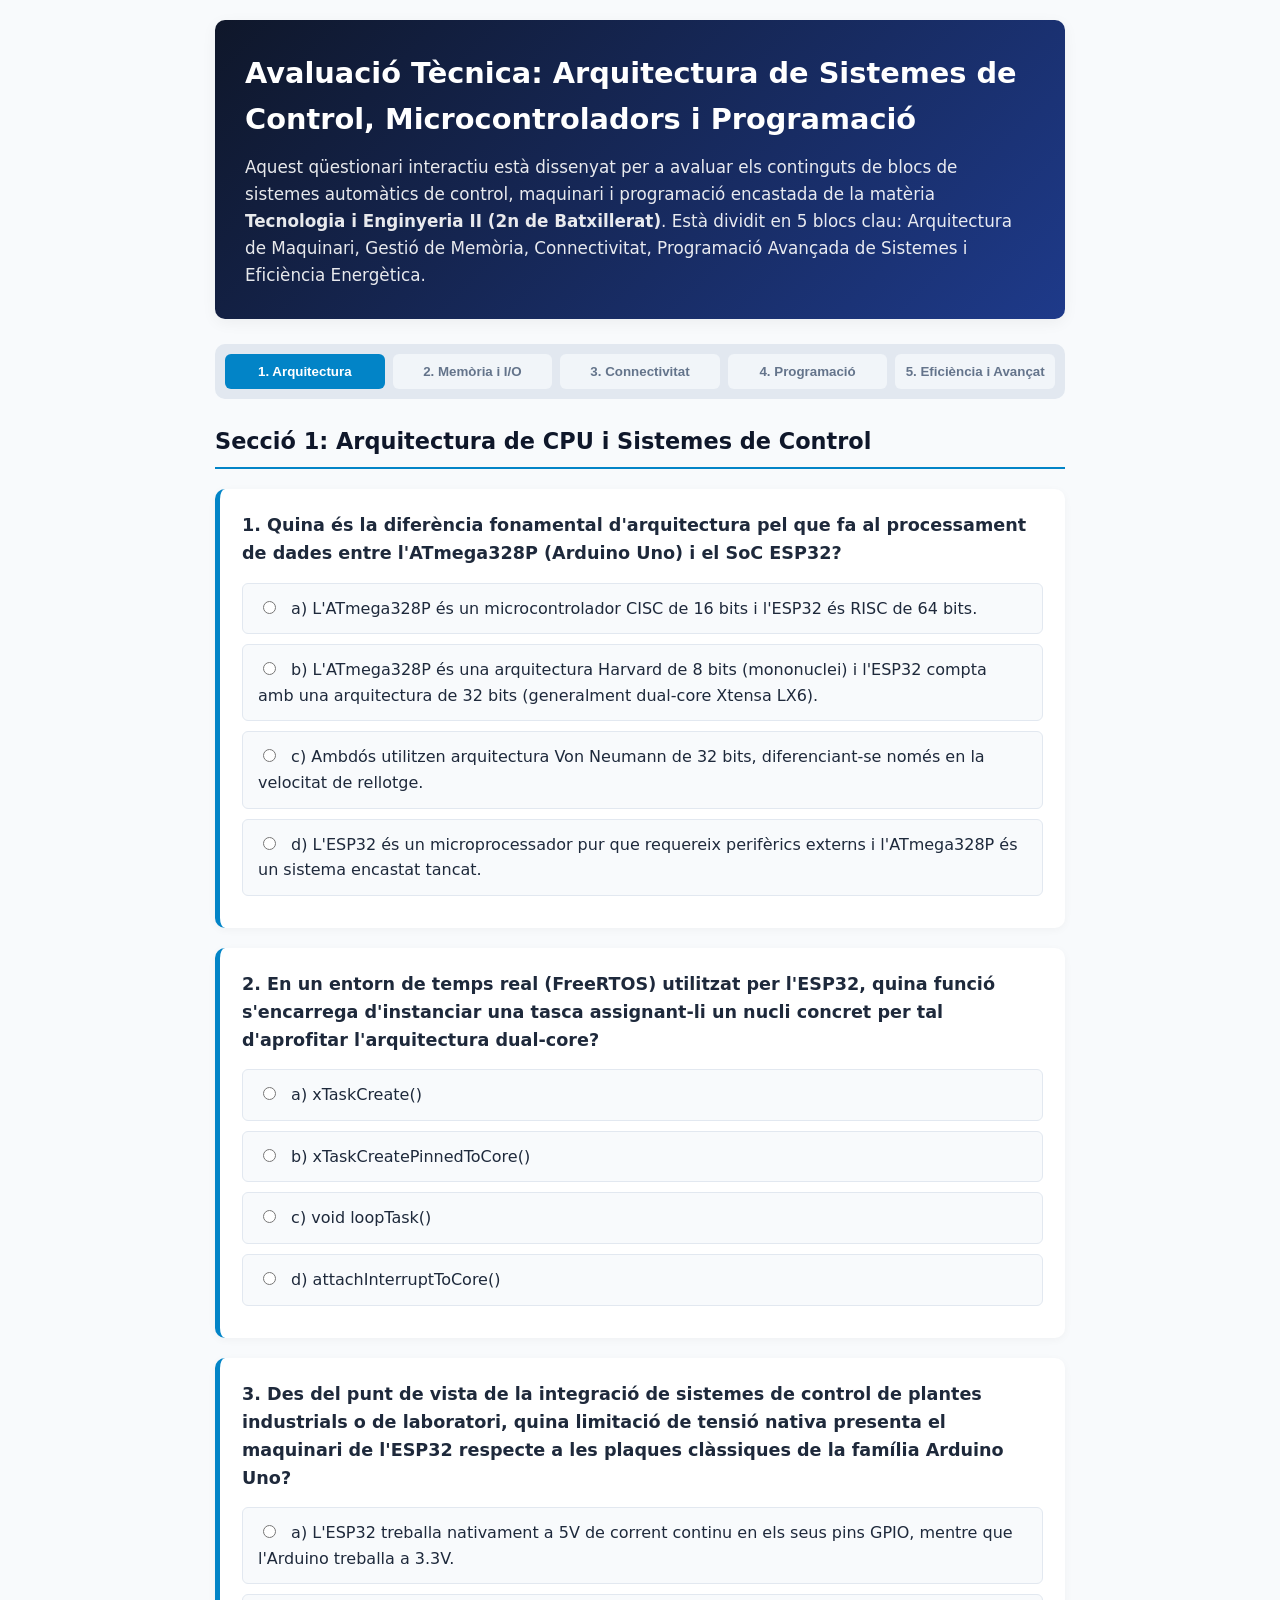
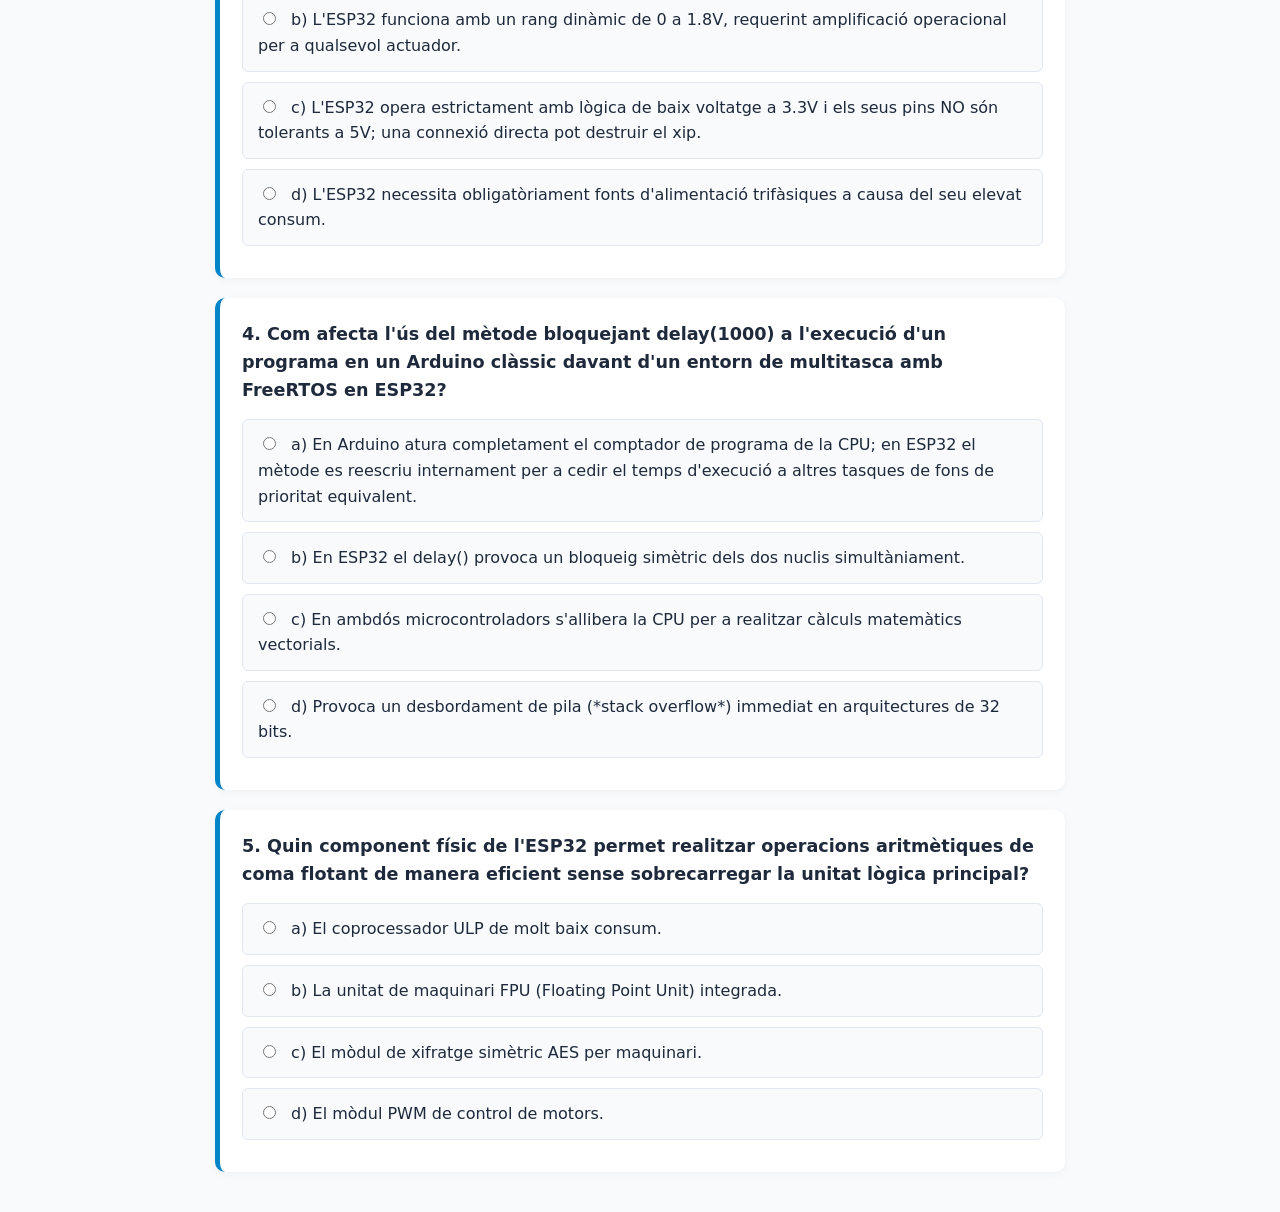
<file: Tasca 2/Gemini/index.html>
<!DOCTYPE html>
<html lang="ca">
<head>
    <meta charset="UTF-8">
    <meta name="viewport" content="width=device-width, initial-scale=1.0">
    <title>Avaluació TI II: Arquitectura de Sistemes de Control i Microcontroladors</title>
    <link rel="stylesheet" href="style.css">
</head>
<body>

<div class="container">
    <header>
        <h1>Avaluació Tècnica: Arquitectura de Sistemes de Control, Microcontroladors i Programació</h1>
        <p>Aquest qüestionari interactiu està dissenyat per a avaluar els continguts de blocs de sistemes automàtics de control, maquinari i programació encastada de la matèria <strong>Tecnologia i Enginyeria II (2n de Batxillerat)</strong>. Està dividit en 5 blocs clau: Arquitectura de Maquinari, Gestió de Memòria, Connectivitat, Programació Avançada de Sistemes i Eficiència Energètica.</p>
    </header>

    <div class="section-panel">
        <button type="button" class="nav-tab active" onclick="showSection(1)">1. Arquitectura</button>
        <button type="button" class="nav-tab" onclick="showSection(2)">2. Memòria i I/O</button>
        <button type="button" class="nav-tab" onclick="showSection(3)">3. Connectivitat</button>
        <button type="button" class="nav-tab" onclick="showSection(4)">4. Programació</button>
        <button type="button" class="nav-tab" onclick="showSection(5)">5. Eficiència i Avançat</button>
    </div>

    <form id="quiz-form">
        
        <div id="section-1" class="quiz-section active">
            <h2 class="section-title">Secció 1: Arquitectura de CPU i Sistemes de Control</h2>
            
            <div class="quiz-card" data-question="1">
                <div class="question-text">1. Quina és la diferència fonamental d'arquitectura pel que fa al processament de dades entre l'ATmega328P (Arduino Uno) i el SoC ESP32?</div>
                <ul class="options-list">
                    <li class="option-item"><label><input type="radio" name="q1" value="a"> a) L'ATmega328P és un microcontrolador CISC de 16 bits i l'ESP32 és RISC de 64 bits.</label></li>
                    <li class="option-item"><label><input type="radio" name="q1" value="b"> b) L'ATmega328P és una arquitectura Harvard de 8 bits (mononuclei) i l'ESP32 compta amb una arquitectura de 32 bits (generalment dual-core Xtensa LX6).</label></li>
                    <li class="option-item"><label><input type="radio" name="q1" value="c"> c) Ambdós utilitzen arquitectura Von Neumann de 32 bits, diferenciant-se només en la velocitat de rellotge.</label></li>
                    <li class="option-item"><label><input type="radio" name="q1" value="d"> d) L'ESP32 és un microprocessador pur que requereix perifèrics externs i l'ATmega328P és un sistema encastat tancat.</label></li>
                </ul>
                <div class="feedback" data-correct="b">
                    <strong>Retroalimentació:</strong> El salt de 8 bits a 32 bits multiprocés permet a l'ESP32 executar tasques concurrents complexes i sistemes operatius en temps real (RTOS), impensables en arquitectures de control senzilles de 8 bits.
                </div>
            </div>

            <div class="quiz-card" data-question="2">
                <div class="question-text">2. En un entorn de temps real (FreeRTOS) utilitzat per l'ESP32, quina funció s'encarrega d'instanciar una tasca assignant-li un nucli concret per tal d'aprofitar l'arquitectura dual-core?</div>
                <ul class="options-list">
                    <li class="option-item"><label><input type="radio" name="q2" value="a"> a) xTaskCreate()</label></li>
                    <li class="option-item"><label><input type="radio" name="q2" value="b"> b) xTaskCreatePinnedToCore()</label></li>
                    <li class="option-item"><label><input type="radio" name="q2" value="c"> c) void loopTask()</label></li>
                    <li class="option-item"><label><input type="radio" name="q2" value="d"> d) attachInterruptToCore()</label></li>
                </ul>
                <div class="feedback" data-correct="b">
                    <strong>Retroalimentació:</strong> <code>xTaskCreatePinnedToCore()</code> és la funció nativa específica de l'API que rep el punter de la tasca, el tamany del *stack*, els paràmetres, la prioritat i l'ID del nucli on s'ha d'executar el fil de processament de dades.
                </div>
            </div>

            <div class="quiz-card" data-question="3">
                <div class="question-text">3. Des del punt de vista de la integració de sistemes de control de plantes industrials o de laboratori, quina limitació de tensió nativa presenta el maquinari de l'ESP32 respecte a les plaques clàssiques de la família Arduino Uno?</div>
                <ul class="options-list">
                    <li class="option-item"><label><input type="radio" name="q3" value="a"> a) L'ESP32 treballa nativament a 5V de corrent continu en els seus pins GPIO, mentre que l'Arduino treballa a 3.3V.</label></li>
                    <li class="option-item"><label><input type="radio" name="q3" value="b"> b) L'ESP32 funciona amb un rang dinàmic de 0 a 1.8V, requerint amplificació operacional per a qualsevol actuador.</label></li>
                    <li class="option-item"><label><input type="radio" name="q3" value="c"> c) L'ESP32 opera estrictament amb lògica de baix voltatge a 3.3V i els seus pins NO són tolerants a 5V; una connexió directa pot destruir el xip.</label></li>
                    <li class="option-item"><label><input type="radio" name="q3" value="d"> d) L'ESP32 necessita obligatòriament fonts d'alimentació trifàsiques a causa del seu elevat consum.</label></li>
                </ul>
                <div class="feedback" data-correct="c">
                    <strong>Retroalimentació:</strong> Per a acoblar sensors digitals de 5V (habituals en Arduino) a les entrades de l'ESP32 (3.3V), és obligatori implementar divisors de tensió o adaptadors de nivell lògic bidireccionals per seguretat elèctrica.
                </div>
            </div>

            <div class="quiz-card" data-question="4">
                <div class="question-text">4. Com afecta l'ús del mètode bloquejant delay(1000) a l'execució d'un programa en un Arduino clàssic davant d'un entorn de multitasca amb FreeRTOS en ESP32?</div>
                <ul class="options-list">
                    <li class="option-item"><label><input type="radio" name="q4" value="a"> a) En Arduino atura completament el comptador de programa de la CPU; en ESP32 el mètode es reescriu internament per a cedir el temps d'execució a altres tasques de fons de prioritat equivalent.</label></li>
                    <li class="option-item"><label><input type="radio" name="q4" value="b"> b) En ESP32 el delay() provoca un bloqueig simètric dels dos nuclis simultàniament.</label></li>
                    <li class="option-item"><label><input type="radio" name="q4" value="c"> c) En ambdós microcontroladors s'allibera la CPU per a realitzar càlculs matemàtics vectorials.</label></li>
                    <li class="option-item"><label><input type="radio" name="q4" value="d"> d) Provoca un desbordament de pila (*stack overflow*) immediat en arquitectures de 32 bits.</label></li>
                </ul>
                <div class="feedback" data-correct="a">
                    <strong>Retroalimentació:</strong> El nucli d'ESP32 per a Arduino adapta <code>delay()</code> perquè invoque les funcions del planificador del sistema operatiu en temps real, evitant que les rutines de comunicació (com el Wi-Fi) perden sincronia.
                </div>
            </div>

            <div class="quiz-card" data-question="5">
                <div class="question-text">5. Quin component físic de l'ESP32 permet realitzar operacions aritmètiques de coma flotant de manera eficient sense sobrecarregar la unitat lògica principal?</div>
                <ul class="options-list">
                    <li class="option-item"><label><input type="radio" name="q5" value="a"> a) El coprocessador ULP de molt baix consum.</label></li>
                    <li class="option-item"><label><input type="radio" name="q5" value="b"> b) La unitat de maquinari FPU (Floating Point Unit) integrada.</label></li>
                    <li class="option-item"><label><input type="radio" name="q5" value="c"> c) El mòdul de xifratge simètric AES per maquinari.</label></li>
                    <li class="option-item"><label><input type="radio" name="q5" value="d"> d) El mòdul PWM de control de motors.</label></li>
                </ul>
                <div class="feedback" data-correct="b">
                    <strong>Retroalimentació:</strong> L'existència d'una FPU integrada per maquinari accelera el càlcul d'algoritmes de control avançats (com el PID en robòtica o filtres digitals) treballant directament amb dades de tipus `float`.
                </div>
            </div>
        </div>

        <div id="section-2" class="quiz-section">
            <h2 class="section-title">Secció 2: Gestió de Memòria i Adquisició de Senyals (I/O)</h2>
            
            <div class="quiz-card" data-question="6">
                <div class="question-text">6. Analitza la capacitat de memòria SRAM d'un Arduino Uno (2 KB) en comparació amb un ESP32 (~520 KB). Quin tipus de funcionalitat de control permet aquesta diferència d'ordre magnitud?</div>
                <ul class="options-list">
                    <li class="option-item"><label><input type="radio" name="q6" value="a"> a) Només augmenta la capacitat d'emmagatzemar línies de codi escrit de text pur.</label></li>
                    <li class="option-item"><label><input type="radio" name="q6" value="b"> b) Permet allotjar buffers grans de dades, stacks per a múltiples fils de programació, pàgines web complexes i connexions segures mitjançant certificats SSL/TLS.</label></li>
                    <li class="option-item"><label><input type="radio" name="q6" value="c"> c) La RAM no influeix en les funcionalitats, ja que tot s'executa directament des de la memòria ROM externa de l'actuador.</label></li>
                    <li class="option-item"><label><input type="radio" name="q6" value="d"> d) Permet prescindir totalment del compilador i programar directament en blocs visuals llançats des de la RAM.</label></li>
                </ul>
                <div class="feedback" data-correct="b">
                    <strong>Retroalimentació:</strong> La gestió d'encriptació per a transmetre dades de sensors a plataformes de Núvol de forma segura requereix un espai de RAM que les plaques tradicions de 8 bits de control simple no tenen de forma física.
                </div>
            </div>

            <div class="quiz-card" data-question="7">
                <div class="question-text">7. Quina és la resolució per defecte del Convertidor Analògic-Digital (ADC) de l'ESP32 i quin rang de valors digitals s'obté en realitzar una lectura en comparació amb un Arduino Uno?</div>
                <ul class="options-list">
                    <li class="option-item"><label><input type
</file>
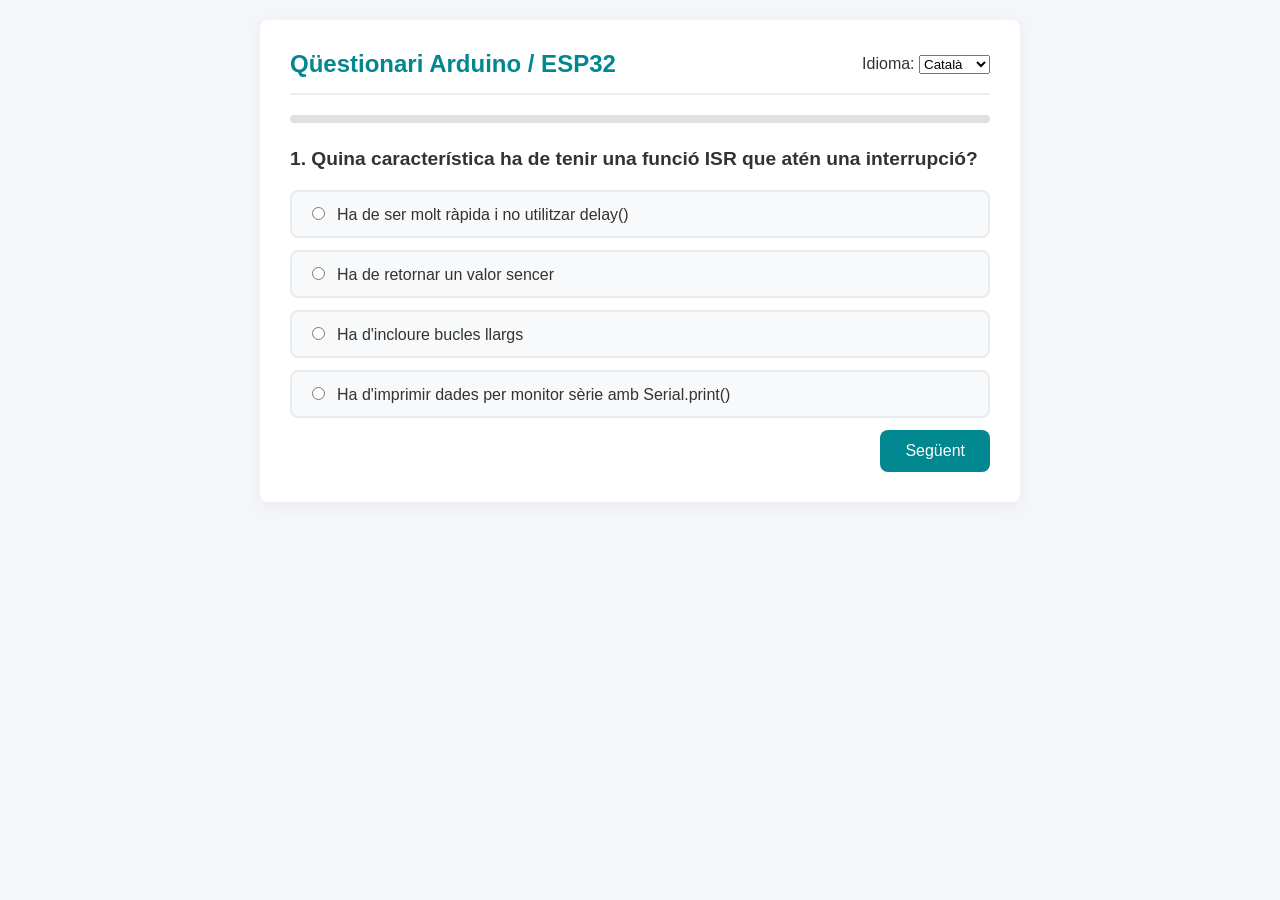
<file: Tasca 3/Gemini/index.html>
<!DOCTYPE html>
<html lang="ca">
<head>
    <meta charset="UTF-8">
    <meta name="viewport" content="width=device-width, initial-scale=1.0">
    <title>Quiz Arduino / ESP32</title>
    <link rel="stylesheet" href="style.css">
</head>
<body>
    <div class="quiz-container">
        <header>
            <h1 id="quiz-title">Qüestionari Arduino / ESP32</h1>
            <div class="lang-selector">
                <label for="lang-select" id="lang-label">Idioma:</label>
                <select id="lang-select">
                    <option value="ca" selected>Català</option>
                    <option value="es">Castellà</option>
                </select>
            </div>
        </header>

        <div class="progress-bar-container">
            <div id="progress-bar" style="width: 0%;"></div>
        </div>

        <main id="quiz-core">
            <div id="question-box">
                <h2 id="question-text">Carregant pregunta...</h2>
                <div id="options-container"></div>
            </div>
            <button id="btn-next" class="btn">Següent</button>
        </main>

        <section id="results-box" class="hidden">
            <h2 id="results-title">Resultats de l'intent</h2>
            <p id="score-text"></p>
            <div id="feedback-list"></div>
            <button id="btn-restart" class="btn">Torna a intentar-ho</button>
        </section>
    </div>

    <script src="script.js"></script>
</body>
</html>
</file>
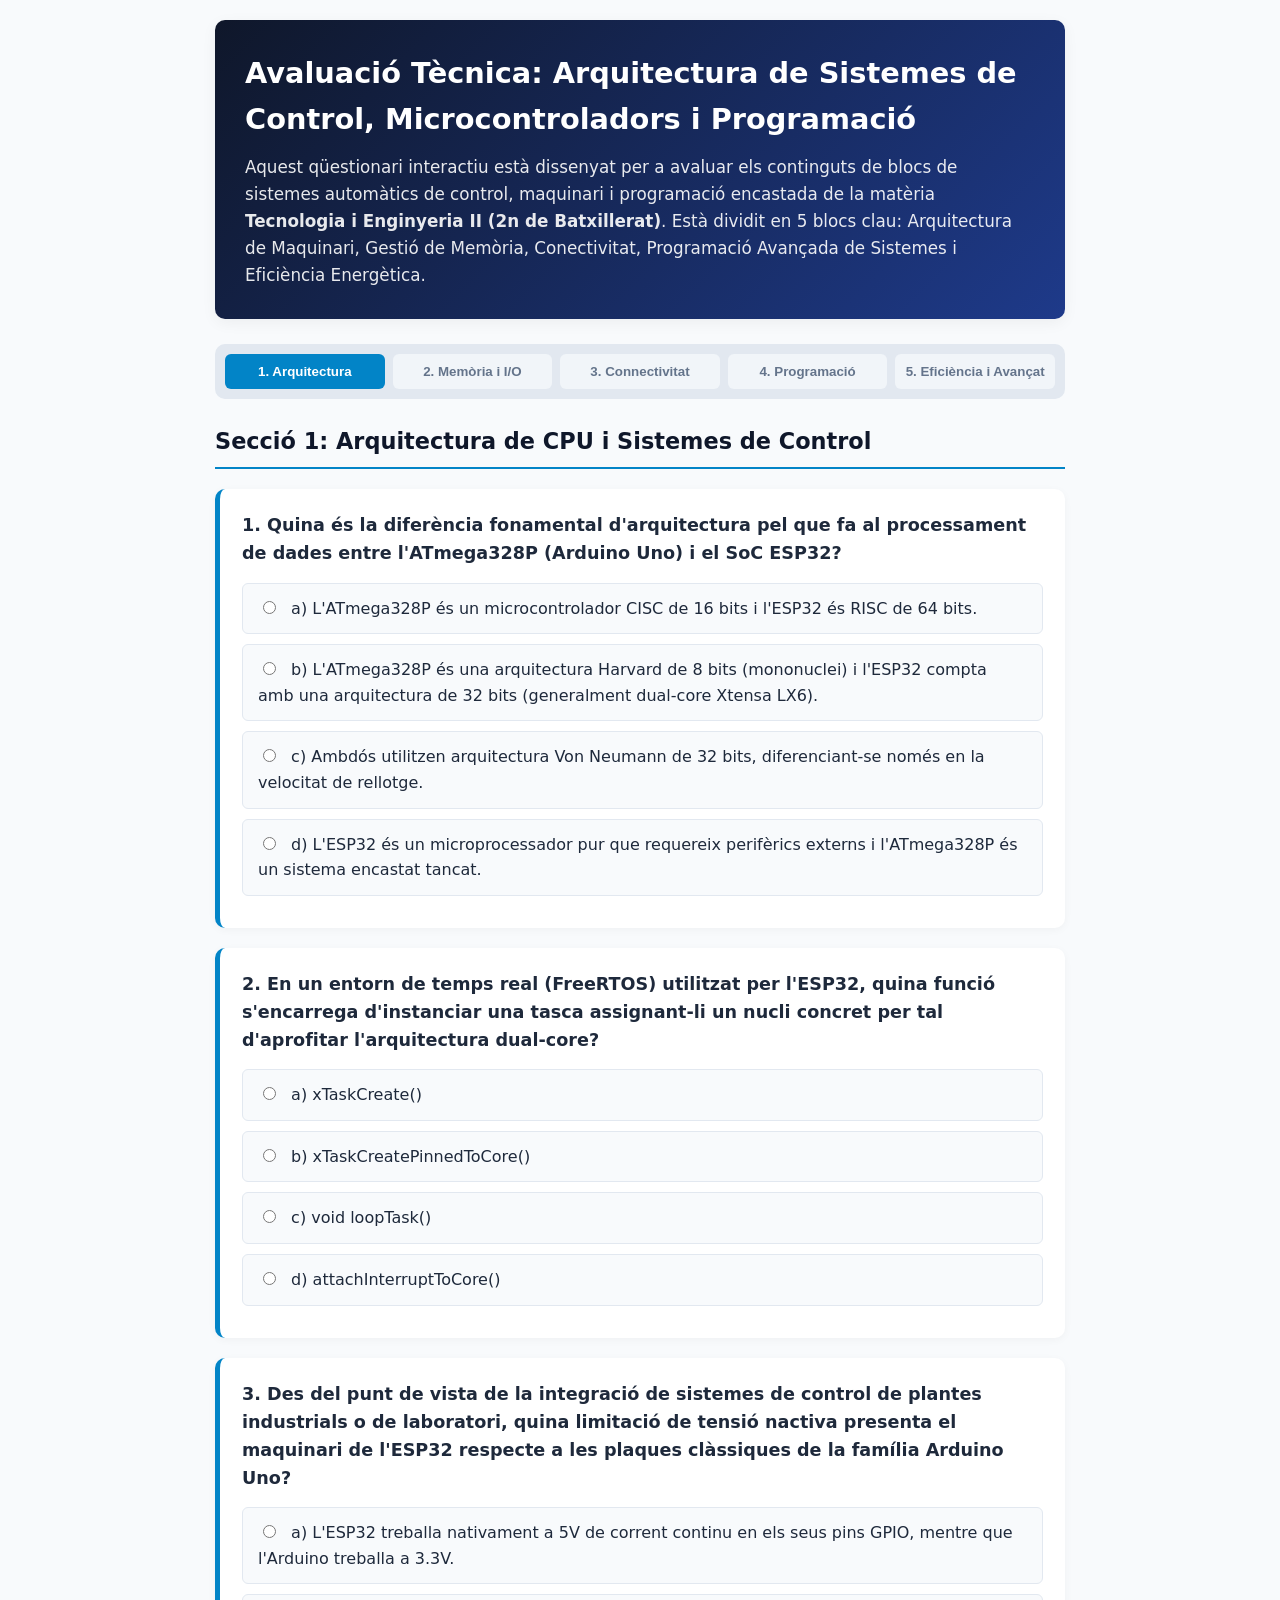
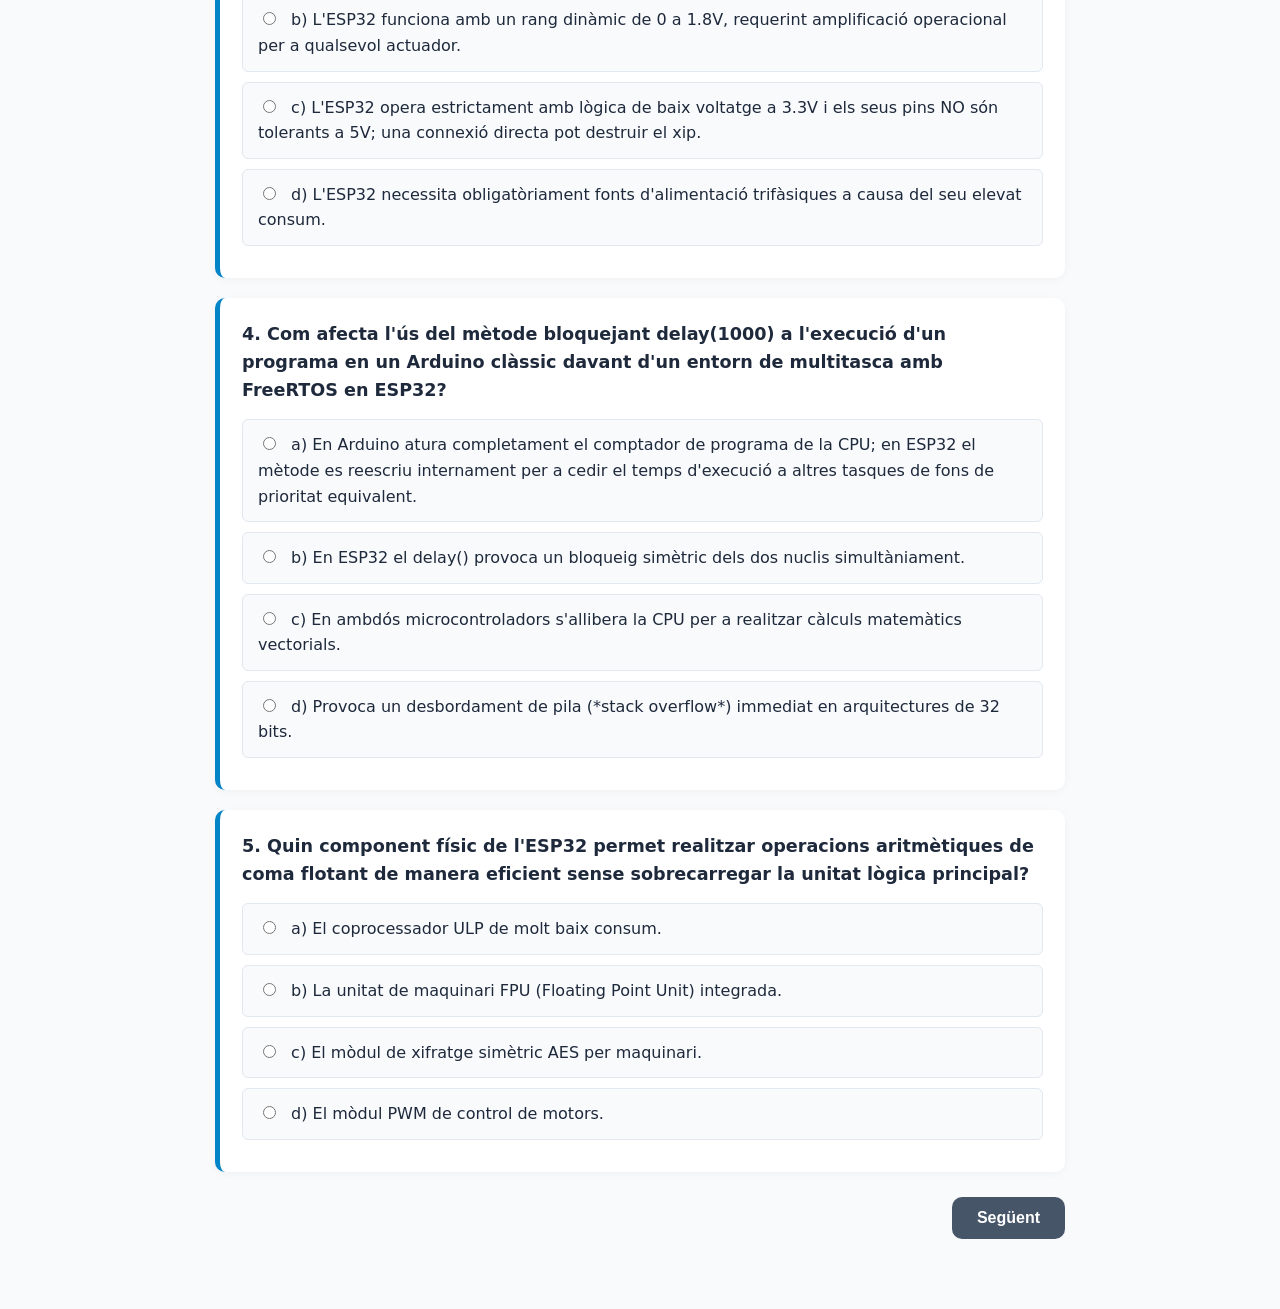
<file: Tasca 2/Claude/Iteració1/index.html>
<!DOCTYPE html>
<html lang="ca">
<head>
    <meta charset="UTF-8">
    <meta name="viewport" content="width=device-width, initial-scale=1.0">
    <title>Avaluació TI II: Arquitectura de Sistemes de Control i Microcontroladors</title>
    <link rel="stylesheet" href="style.css">
</head>
<body>

<div class="container">
    <header>
        <h1>Avaluació Tècnica: Arquitectura de Sistemes de Control, Microcontroladors i Programació</h1>
        <p>Aquest qüestionari interactiu està dissenyat per a avaluar els continguts de blocs de sistemes automàtics de control, maquinari i programació encastada de la matèria <strong>Tecnologia i Enginyeria II (2n de Batxillerat)</strong>. Està dividit en 5 blocs clau: Arquitectura de Maquinari, Gestió de Memòria, Conectivitat, Programació Avançada de Sistemes i Eficiència Energètica.</p>
    </header>

    <div class="section-panel">
        <button type="button" class="nav-tab active" onclick="showSection(1)">1. Arquitectura</button>
        <button type="button" class="nav-tab" onclick="showSection(2)">2. Memòria i I/O</button>
        <button type="button" class="nav-tab" onclick="showSection(3)">3. Connectivitat</button>
        <button type="button" class="nav-tab" onclick="showSection(4)">4. Programació</button>
        <button type="button" class="nav-tab" onclick="showSection(5)">5. Eficiència i Avançat</button>
    </div>

    <form id="quiz-form">
        
        <div id="section-1" class="quiz-section active">
            <h2 class="section-title">Secció 1: Arquitectura de CPU i Sistemes de Control</h2>
            
            <div class="quiz-card" data-question="1">
                <div class="question-text">1. Quina és la diferència fonamental d'arquitectura pel que fa al processament de dades entre l'ATmega328P (Arduino Uno) i el SoC ESP32?</div>
                <ul class="options-list">
                    <li class="option-item"><label><input type="radio" name="q1" value="a"> a) L'ATmega328P és un microcontrolador CISC de 16 bits i l'ESP32 és RISC de 64 bits.</label></li>
                    <li class="option-item"><label><input type="radio" name="q1" value="b"> b) L'ATmega328P és una arquitectura Harvard de 8 bits (mononuclei) i l'ESP32 compta amb una arquitectura de 32 bits (generalment dual-core Xtensa LX6).</label></li>
                    <li class="option-item"><label><input type="radio" name="q1" value="c"> c) Ambdós utilitzen arquitectura Von Neumann de 32 bits, diferenciant-se només en la velocitat de rellotge.</label></li>
                    <li class="option-item"><label><input type="radio" name="q1" value="d"> d) L'ESP32 és un microprocessador pur que requereix perifèrics externs i l'ATmega328P és un sistema encastat tancat.</label></li>
                </ul>
                <div class="feedback" data-correct="b">
                    <strong>Retroalimentació:</strong> El salt de 8 bits a 32 bits multiprocés permet a l'ESP32 executar tasques concurrents complexes i sistemes operatius en temps real (RTOS), impensables en arquitectures de control senzilles de 8 bits.
                </div>
            </div>

            <div class="quiz-card" data-question="2">
                <div class="question-text">2. En un entorn de temps real (FreeRTOS) utilitzat per l'ESP32, quina funció s'encarrega d'instanciar una tasca assignant-li un nucli concret per tal d'aprofitar l'arquitectura dual-core?</div>
                <ul class="options-list">
                    <li class="option-item"><label><input type="radio" name="q2" value="a"> a) xTaskCreate()</label></li>
                    <li class="option-item"><label><input type="radio" name="q2" value="b"> b) xTaskCreatePinnedToCore()</label></li>
                    <li class="option-item"><label><input type="radio" name="q2" value="c"> c) void loopTask()</label></li>
                    <li class="option-item"><label><input type="radio" name="q2" value="d"> d) attachInterruptToCore()</label></li>
                </ul>
                <div class="feedback" data-correct="b">
                    <strong>Retroalimentació:</strong> <code>xTaskCreatePinnedToCore()</code> és la funció nativa específica de l'API que rep el punter de la tasca, el tamany del *stack*, els paràmetres, la prioritat i l'ID del nucli on s'ha d'executar el fil de processament de dades.
                </div>
            </div>

            <div class="quiz-card" data-question="3">
                <div class="question-text">3. Des del punt de vista de la integració de sistemes de control de plantes industrials o de laboratori, quina limitació de tensió nactiva presenta el maquinari de l'ESP32 respecte a les plaques clàssiques de la família Arduino Uno?</div>
                <ul class="options-list">
                    <li class="option-item"><label><input type="radio" name="q3" value="a"> a) L'ESP32 treballa nativament a 5V de corrent continu en els seus pins GPIO, mentre que l'Arduino treballa a 3.3V.</label></li>
                    <li class="option-item"><label><input type="radio" name="q3" value="b"> b) L'ESP32 funciona amb un rang dinàmic de 0 a 1.8V, requerint amplificació operacional per a qualsevol actuador.</label></li>
                    <li class="option-item"><label><input type="radio" name="q3" value="c"> c) L'ESP32 opera estrictament amb lògica de baix voltatge a 3.3V i els seus pins NO són tolerants a 5V; una connexió directa pot destruir el xip.</label></li>
                    <li class="option-item"><label><input type="radio" name="q3" value="d"> d) L'ESP32 necessita obligatòriament fonts d'alimentació trifàsiques a causa del seu elevat consum.</label></li>
                </ul>
                <div class="feedback" data-correct="c">
                    <strong>Retroalimentació:</strong> Per a acoblar sensors digitals de 5V (habituals en Arduino) a les entrades de l'ESP32 (3.3V), és obligatori implementar divisors de tensió o adaptadors de nivell lògic bidireccionals per seguretat elèctrica.
                </div>
            </div>

            <div class="quiz-card" data-question="4">
                <div class="question-text">4. Com afecta l'ús del mètode bloquejant delay(1000) a l'execució d'un programa en un Arduino clàssic davant d'un entorn de multitasca amb FreeRTOS en ESP32?</div>
                <ul class="options-list">
                    <li class="option-item"><label><input type="radio" name="q4" value="a"> a) En Arduino atura completament el comptador de programa de la CPU; en ESP32 el mètode es reescriu internament per a cedir el temps d'execució a altres tasques de fons de prioritat equivalent.</label></li>
                    <li class="option-item"><label><input type="radio" name="q4" value="b"> b) En ESP32 el delay() provoca un bloqueig simètric dels dos nuclis simultàniament.</label></li>
                    <li class="option-item"><label><input type="radio" name="q4" value="c"> c) En ambdós microcontroladors s'allibera la CPU per a realitzar càlculs matemàtics vectorials.</label></li>
                    <li class="option-item"><label><input type="radio" name="q4" value="d"> d) Provoca un desbordament de pila (*stack overflow*) immediat en arquitectures de 32 bits.</label></li>
                </ul>
                <div class="feedback" data-correct="a">
                    <strong>Retroalimentació:</strong> El nucli d'ESP32 per a Arduino adapta <code>delay()</code> perquè invoque les funcions del planificador del sistema operatiu en temps real, evitant que les rutines de comunicació (com el Wi-Fi) perden sincronia.
                </div>
            </div>

            <div class="quiz-card" data-question="5">
                <div class="question-text">5. Quin component físic de l'ESP32 permet realitzar operacions aritmètiques de coma flotant de manera eficient sense sobrecarregar la unitat lògica principal?</div>
                <ul class="options-list">
                    <li class="option-item"><label><input type="radio" name="q5" value="a"> a) El coprocessador ULP de molt baix consum.</label></li>
                    <li class="option-item"><label><input type="radio" name="q5" value="b"> b) La unitat de maquinari FPU (Floating Point Unit) integrada.</label></li>
                    <li class="option-item"><label><input type="radio" name="q5" value="c"> c) El mòdul de xifratge simètric AES per maquinari.</label></li>
                    <li class="option-item"><label><input type="radio" name="q5" value="d"> d) El mòdul PWM de control de motors.</label></li>
                </ul>
                <div class="feedback" data-correct="b">
                    <strong>Retroalimentació:</strong> L'existència d'una FPU integrada per maquinari accelera el càlcul d'algoritmes de control avançats (com el PID en robòtica o filtres digitals) treballant directament amb dades de tipus `float`.
                </div>
            </div>
        </div>

        <div id="section-2" class="quiz-section">
            <h2 class="section-title">Secció 2: Gestió de Memòria i Adquisició de Senyals (I/O)</h2>
            
            <div class="quiz-card" data-question="6">
                <div class="question-text">6. Analitza la capacitat de memòria SRAM d'un Arduino Uno (2 KB) en comparació amb un ESP32 (~520 KB). Quin tipus de funcionalitat de control permet aquesta diferència d'ordre magnitud?</div>
                <ul class="options-list">
                    <li class="option-item"><label><input type="radio" name="q6" value="a"> a) Només augmenta la capacitat d'emmagatzemar línies de codi escrit de text pur.</label></li>
                    <li class="option-item"><label><input type="radio" name="q6" value="b"> b) Permet allotjar buffers grans de dades, stacs per a múltiples fils de programació, pàgines web complexes i connexions segures mitjançant certificats SSL/TLS.</label></li>
                    <li class="option-item"><label><input type="radio" name="q6" value="c"> c) La RAM no influeix en les funcionalitats, ja que tot s'executa directament des de la memòria ROM externa de l'actuador.</label></li>
                    <li class="option-item"><label><input type="radio" name="q6" value="d"> d) Permet prescindir totalment del compilador i programar directament en blocs visuals llançats des de la RAM.</label></li>
                </ul>
                <div class="feedback" data-correct="b">
                    <strong>Retroalimentació:</strong> La gestió d'encriptació per a transmetre dades de sensors a plataformes de Núvol de forma segura requereix un espai de RAM que les plaques tradicionals de 8 bits de control simple no tenen de forma física.
                </div>
            </div>

            <div class="quiz-card" data-question="7">
                <div class="question-text">7. Quina és la resolució per defecte del Convertidor Analògic-Digital (ADC) de l'ESP32 i quin rang de valors digitals s'obté en realitzar una lectura en comparació amb un Arduino Uno?</div>
                <ul class="options-list">
                    <li class="option-item"><label><input type="radio" name="q7" value="a"> a) 8 bits, donant un rang discreter de 0 a 255.</label></li>
                    <li class="option-item"><label><input type="radio" name="q7" value="b"> b) 10 bits en ambdós dispositius, donant un rang fix de 0 a 1023.</label></li>
                    <li class="option-item"><label><input type="radio" name="q7" value="c"> c) 12 bits de resolució, oferint un rang discret de 0 a 4095, enfront dels 10 bits (0-1023) d'un Arduino clàssic.</label></li>
                    <li class="option-item"><label><input type="radio" name="q7" value="d"> d) 16 bits, expressat en valors de coma flotant de -1.0 a 1.0.</label></li>
                </ul>
                <div class="feedback" data-correct="c">
                    <strong>Retroalimentació:</strong> Un convertidor de 12 bits proporciona una precisió i sensibilitat superior a l'hora de monitoritzar variables analògiques com temperatura, pressió o voltatge de bateries en projectes d'enginyeria.
                </div>
            </div>

            <div class="quiz-card" data-question="8">
                <div class="question-text">8. En dissenyar un sistema d'adquisició de dades amb transmissió sense fils per Wi-Fi a l'ESP32, per què s'ha d'evitar l'ús dels pins de lectura analògica associats a l'ADC2?</div>
                <ul class="options-list">
                    <li class="option-item"><label><input type="radio" name="q8" value="a"> a) Perquè estan connectats al pin de reset i bloquegen la placa.</label></li>
                    <li class="option-item"><label><input type="radio" name="q8" value="b"> b) Perquè l'ADC2 comparteix maquinari físic amb la ràdio Wi-Fi i no es pot utilitzar de manera concurrent quan la transmissió sense fils està activa.</label></li>
                    <li class="option-item"><label><input type="radio" name="q8" value="c"> c) Perquè tenen una limitació de voltatge de només 1.2V.</label></li>
                    <li class="option-item"><label><input type="radio" name="q8" value="d"> d) L'ADC2 no té cap limitació i s'ha d'utilitzar preferentment per davant de l'ADC1.</label></li>
                </ul>
                <div class="feedback" data-correct="b">
                    <strong>Retroalimentació:</strong> Per a garantir que el sistema puga llegir un sensor analògic i transmetre dades a internet simultàniament, s'han de seleccionar obligatòriament els canals pertanyents a l'ADC1.
                </div>
            </div>

            <div class="quiz-card" data-question="9">
                <div class="question-text">9. Com funciona el sistema de fitxers modern de tipus no volàtil recomanat en l'ESP32 per a emmagatzemar pàgines HTML o paràmetres de configuració que substitueix el vell SPIFFS?</div>
                <ul class="options-list">
                    <li class="option-item"><label><input type="radio" name="q9" value="a"> a) FAT32, ja que té compatibilitat directa amb sistemes operatius de gran consum.</label></li>
                    <li class="option-item"><label><input type="radio" name="q9" value="b"> b) LittleFS, dissenyat per a microcontroladors, suporta subdirectoris i és resistent a fallades d'alimentació repentines.</label></li>
                    <li class="option-item"><label><input type="radio" name="q9" value="c"> c) EEPROM virtual mitjançant ram dinàmica volatil.</label></li>
                    <li class="option-item"><label><input type="radio" name="q9" value="d"> d) NTFS per a l'encriptació en targetes Secure Digital integrades.</label></li>
                </ul>
                <div class="feedback" data-correct="b">
                    <strong>Retroalimentació:</strong> LittleFS optimitza els cicles de desgast de la memòria Flash de caràcter encastat i evita corrupcions de dades si el microcontrolador perd l'alimentació elèctrica durant una escriptura de fitxer.
                </div>
            </div>

            <div class="quiz-card" data-question="10">
                <div class="question-text">10. Quina llibreria del Core d'ESP32 ofereix un mecanisme d'emmagatzematge permanent de parelles clau-valor basat en la tecnologia NVS, superant conceptualment l'accés directe per adreça de memòria de la llibreria EEPROM.h clàssica?</div>
                <ul class="options-list">
                    <li class="option-item"><label><input type="radio" name="q10" value="a"> a) FS.h</label></li>
                    <li class="option-item"><label><input type="radio" name="q10" value="b"> b) Preferences.h</label></li>
                    <li class="option-item"><label><input type="radio" name="q10" value="c"> c) Wire.h</label></li>
                    <li class="option-item"><label><input type="radio" name="q10" value="d"> d) SPIFFS.h</label></li>
                </ul>
                <div class="feedback" data-correct="b">
                    <strong>Retroalimentació:</strong> Amb <code>Preferences.h</code> s'emmagatzemen paràmetres definint claus alfanumèriques i tipus de dades (p. ex: "wifi_pass", "123456") en una partició de la Flash anomenada NVS (Non-Volatile Storage), de forma molt més intuïtiva i modular.
                </div>
            </div>
        </div>

        <div id="section-3" class="quiz-section">
            <h2 class="section-title">Secció 3: Interfícies de Connectivitat i Telemetria</h2>
            
            <div class="quiz-card" data-question="11">
                <div class="question-text">11. Quina d'aquestes tecnologies de comunicació de dades sense fils està integrada directament al silici del maquinari de l'ESP32 i és absent en les plaques clàssiques d'Arduino?</div>
                <ul class="options-list">
                    <li class="option-item"><label><input type="radio" name="q11" value="a"> a) Mòdem de radiofreqüència directe a 433 MHz per a xarxes domèstiques simples.</label></li>
                    <li class="option-item"><label><input type="radio" name="q11" value="b"> b) Pila de connectivitat integrada de ràdio per a Wi-Fi de 2.4 GHz i Bluetooth (v4.2 BR/EDR i BLE - Bluetooth Low Energy).</label></li>
                    <li class="option-item"><label><input type="radio" name="q11" value="c"> c) Transceptor de ràdio de llarg abast amb tecnologia nativa LoRa WAN a 868 MHz.</label></li>
                    <li class="option-item"><label><input type="radio" name="q11" value="d"> d) Receptor de satèl·lits de posicionament global GNSS/GPS.</label></li>
                </ul>
                <div class="feedback" data-correct="b">
                    <strong>Retroalimentació:</strong> Aquesta integració converteix l'ESP32 en el node ideal per a l'IoT (Internet de les Coses), podent connectar-se directament a un punt d'accés domèstic (Wi-Fi) o enviar balises d'estat a baixa potència (BLE).
                </div>
            </div>

            <div class="quiz-card" data-question="12">
                <div class="question-text">12. Per a muntar un servidor de telemetria local dins del propi microcontrolador ESP32 utilitzant les seues capacitats de xarxa per a controlar actuadors industrial, quina llibreria nativa del core hem d'incloure al codi?</div>
                <ul class="options-list">
                    <li class="option-item"><label><input type="radio" name="q12" value="a"> a) EthernetServer.h</label></li>
                    <li class="option-item"><label><input type="radio" name="q12" value="b"> b) WebServer.h</label></li>
                    <li class="option-item"><label><input type="radio" name="q12" value="c"> c) WiFiClientSecure.h</label></li>
                    <li class="option-item"><label><input type="radio" name="q12" value="d"> d) HTTPClient.h</label></li>
                </ul>
                <div class="feedback" data-correct="b">
                    <strong>Retroalimentació:</strong> La biblioteca <code>WebServer.h</code> permet definir rutes d'accés (com `/encesa` o `/dades`) associades a funcions callback que responen codi HTML o objectes de dades JSON cap al navegador d'un usuari.
                </div>
            </div>

            <div class="quiz-card" data-question="13">
                <div class="question-text">13. Quants busos de comunicació sèrie I2C independents té implementats per maquinari intern el xip ESP32 i quina flexibilitat de pins aporta la seua matriu de rutes (GPIO Matrix)?</div>
                <ul class="options-list">
                    <li class="option-item"><label><input type="radio" name="q13" value="a"> a) Disposa d'un sol canal fix als pins analògics A4 i A5 igual que l'Arduino Uno.</label></li>
                    <li class="option-item"><label><input type="radio" name="q13" value="b"> b) Compta amb 2 busos de maquinari independents (Wire i Wire1), i gràcies a la GPIO Matrix es poden reassignar les línies SDA i SCL a pràcticament qualsevol pin digital des del codi.</label></li>
                    <li class="option-item"><label><input type="radio" name="q13" value="c"> c) No disposa de comunicació I2C per maquinari, s'ha d'emular completament per programari bloquejant.</label></li>
                    <li class="option-item"><label><input type="radio" name="q13" value="d"> d) Té 4 busos fixos obligatoris que comparteixen línia elèctrica amb l'alimentació a 5V.</label></li>
                </ul>
                <div class="feedback" data-correct="b">
                    <strong>Retroalimentació:</strong> Aquesta capacitat d'enrutament intern resol un dels grans problemes de disseny de plaques de circuits impresos (PCB), atorgant al dissenyador llibertat total en l'elecció de pins de connexió dels dispositius.
                </div>
            </div>

            <div class="quiz-card" data-question="14">
                <div class="question-text">14. En un projecte on cal interconnectar un Arduino Uno (alimentat a 5V) i un ESP32 (alimentat a 3.3V) mitjançant els seus ports sèrie UART (pins Tx/Rx), quina configuració de maquinari és imperativa?</div>
                <ul class="options-list">
                    <li class="option-item"><label><input type="radio" name="q14" value="a"> a) Una unió directa dels pins Tx i Rx, ja que els nivells de voltatge lògic s'equilibren de manera automàtica.</label></li>
                    <li class="option-item"><label><input type="radio" name="q14" value="b"> b) Un divisor de tensió resistiu (o convertidor de nivell) en la línia de transmissió Tx de l'Arduino (5V) que redueixi la línia a 3.3V abans d'entrar al pin Rx de l'ESP32.</label></li>
                    <li class="option-item"><label><input type="radio" name="q14" value="c"> c) Una resistència pull-up connectada directament al rail de 12V d'alimentació de potència.</label></li>
                    <li class="option-item"><label><input type="radio" name="q14" value="d"> d) Invertir la polaritat elèctrica canviant el pin GND de posició entre les plaques.</label></li>
                </ul>
                <div class="feedback" data-correct="b">
                    <strong>Retroalimentació:</strong> El pin Tx d'Arduino emet senyals a 5V. Si entren directament al pin Rx de l'ESP32, superaran els límits tolerats pel maquinari i destruiran el transistor del terminal d'entrada de dades.
                </div>
            </div>

            <div class="quiz-card" data-question="15">
                <div class="question-text">15. Quin protocol de xarxa lleuger de tipus publicació/subscripció (sobre TCP/IP) és el més utilitzat en combinació amb l'ESP32 per a enviar telemetria a servidors de control domòtics o industrials (brokers)?</div>
                <ul class="options-list">
                    <li class="option-item"><label><input type="radio" name="q15" value="a"> a) HTTP/HTTPS mitjançant mètodes clàssics POST.</label></li>
                    <li class="option-item"><label><input type="radio" name="q15" value="b"> b) FTP per a l'enviament continuat de llistes de dades d'estat.</label></li>
                    <li class="option-item"><label><input type="radio" name="q15" value="c"> c) MQTT (Message Queuing Telemetry Transport).</label></li>
                    <li class="option-item"><label><input type="radio" name="q15" value="d"> d) Modbus RTU per cable coaxial d'alta freqüència.</label></li>
                </ul>
                <div class="feedback" data-correct="c">
                    <strong>Retroalimentació:</strong> MQTT redueix al mínim la sobrecàrrega de dades dels encapçalaments de xarxa en comparació amb HTTP, la qual cosa estalvia ample de banda i redueix el consum d'energia del dispositiu d'adquisició.
                </div>
            </div>
        </div>

        <div id="section-4" class="quiz-section">
            <h2 class="section-title">Secció 4: Programació Avançada i Sistemes d'Interrupció</h2>
            
            <div class="quiz-card" data-question="16">
                <div class="question-text">16. Des del punt de vista de l'arquitectura elèctrica i la programació eficient, quina és l'avantatge clau de la configuració d'interrupcions externes (ISR) en l'ESP32 respecte a l'Arduino Uno?</div>
                <ul class="options-list">
                    <li class="option-item"><label><input type="radio" name="q16" value="a"> a) L'ESP32 no requereix declarar cap funció especial per a gestionar-les.</label></li>
                    <li class="option-item"><label><input type="radio" name="q16" value="b"> b) En l'Arduino Uno només dos pins específics (2 i 3) poden actuar com a interrupcions externes; en l'ESP32 pràcticament qualsevol pin GPIO digital compta amb capacitat per a llançar interrupcions independents.</label></li>
                    <li class="option-item"><label><input type="radio" name="q16" value="c"> c) Les interrupcions de l'ESP32 s'executen obligatòriament en llenguatge assemblador pur, incrementant la velocitat del rellotge global.</label></li>
                    <li class="option-item"><label><input type="radio" name="q16" value="d"> d) En l'ESP32 les interrupcions bloquegen el xip fins que es reinicia l'alimentació d'entrada.</label></li>
                </ul>
                <div class="feedback" data-correct="b">
                    <strong>Retroalimentació:</strong> Això dóna una versatilitat extrema en disseny de maquinari per a atendre esdeveniments en temps real que no poden esperar a la lectura seqüencial (polling) com polsadors d'emergència o encoders de motors.
                </div>
            </div>

            <div class="quiz-card" data-question="17">
                <div class="question-text">17. En C++, quina paraula clau de control del compilador s'ha d'anteposar obligatòriament en la declaració d'una variable global que serà modificada dins d'una rutina d'interrupció (ISR)?</div>
                <ul class="options-list">
                    <li class="option-item"><label><input type="radio" name="q17" value="a"> a) const</label></li>
                    <li class="option-item"><label><input type="radio" name="q17" value="b"> b) static</label></li>
                    <li class="option-item"><label><input type="radio" name="q17" value="c"> c) volatile</label></li>
                    <li class="option-item"><label><input type="radio" name="q17" value="d"> d) inline</label></li>
                </ul>
                <div class="feedback" data-correct="c">
                    <strong>Retroalimentació:</strong> L'atribut <code>volatile</code> indica al compilador d'optimització de C++ que la variable pot canviar de valor de forma asíncrona fora del flux normal del programa, forçant-lo a consultar sempre el valor físic directament a la memòria RAM.
                </div>
            </div>

            <div class="quiz-card" data-question="18">
                <div class="question-text">18. Quin risc crític té l'execució d'un bucle indefinit buit o bloquejant (com un structure 'while(true);') dins d'una tasca que s'executa en el Nucli 0 de l'ESP32 si el temporitzador de seguretat no està alimentat correctament?</div>
                <ul class="options-list">
                    <li class="option-item"><label><input type="radio" name="q18" value="a"> a) Un curtcircuit tèrmic en els mòduls reguladors de potència externs.</label></li>
                    <li class="option-item"><label><input type="radio" name="q18" value="b"> b) Un bloqueig general de les funcions del sistema operatiu que dispararà un reinici forçat per maquinari a causa de la fallada del Watchdog Timer (WDT).</label></li>
                    <li class="option-item"><label><input type="radio" name="q18" value="c"> c) Una descàrrega instantània de tota la memòria Flash del microcontrolador.</label></li>
                    <li class="option-item"><label><input type="radio" name="q18" value="d"> d) Automàticament el programa passa a compilar-se en mode segur utilitzant el segon nucli.</label></li>
                </ul>
                <div class="feedback" data-correct="b">
                    <strong>Retroalimentació:</strong> En l'ESP32 el Watchdog monitoritza de manera estricta que les tasques donen un respir al planificador del sistema, garantint que els processos en segon pla com la pila TCP/IP o Bluetooth puguen atendre la xarxa elèctrica.
                </div>
            </div>

            <div class="quiz-card" data-question="19">
                <div class="question-text">19. Quina funció nativa d'ajust temporal de FreeRTOS s'ha de fer servir en programació d'ESP32 en comptes del mètode delay() per a fer que una tasca entre en estat de repòs de forma eficient alliberant el processador?</div>
                <ul class="options-list">
                    <li class="option-item"><label><input type="radio" name="q19" value="a"> a) sleep_ms()</label></li>
                    <li class="option-item"><label><input type="radio" name="q19" value="b"> b) vTaskDelay()</label></li>
                    <li class="option-item"><label><input type="radio" name="q19" value="c"> c) delayMicroseconds()</label></li>
                    <li class="option-item"><label><input type="radio" name="q19" value="d"> d) taskBlock()</label></li>
                </ul>
                <div class="feedback" data-correct="b">
                    <strong>Retroalimentació:</strong> La crida a la funció <code>vTaskDelay(pdMS_TO_TICKS(1000))</code> bloqueja temporalment la tasca indicant la seua durada en cicles de rellotge (ticks), permetent que el processador execute directament altres fils de prioritat inferior.
                </div>
            </div>

            <div class="quiz-card" data-question="20">
                <div class="question-text">20. Quin tipus de dada és el prototip correcte i obligatori que ha de retornar i rebre una funció en C++ dissenyada per a actuar com a una tasca independent sota el planificador d'esdeveniments concurrents?</div>
                <ul class="options-list">
                    <li class="option-item"><label><input type="radio" name="q20" value="a"> a) int nom_funcio(void)</label></li>
                    <li class="option-item"><label><input type="radio" name="q20" value="b"> b) void nom_funcio(void *pvParameters)</label></li>
                    <li class="option-item"><label><input type="radio" name="q20" value="c"> c) Task nom_funcio(String parametre)</label></li>
                    <li class="option-item"><label><input type="radio" name="q20" value="d"> d) void nom_funcio(int pin_control)</label></li>
                </ul>
                <div class="feedback" data-correct="b">
                    <strong>Retroalimentació:</strong> El tipus de retorn ha de ser obligatòriament `void` per a complir l'estàndard de creació de fils. A més, rep com a argument un punter a void (`void *`) que permet injectar qualsevol estructura de dades complexa cap a l'interior de la tasca en iniciar-se.
                </div>
            </div>
        </div>

        <div id="section-5" class="quiz-section">
            <h2 class="section-title">Secció 5: Eficiència Energètica i Perifèrics Avançats</h2>
            
            <div class="quiz-card" data-question="21">
                <div class="question-text">21. En el disseny d'un node sensor autònom alimentat per bateries de liti, en què consisteix el mode de funcionament ultra-eficient conegut com a "Deep Sleep" en l'ESP32?</div>
                <ul class="options-list">
                    <li class="option-item"><label><input type="radio" name="q21" value="a"> a) Desactiva el codi de seguretat allotjat a la Flash sense reduir el consum elèctric.</label></li>
                    <li class="option-item"><label><input type="radio" name="q21" value="b"> b) Apaga gairebé per complet el sistema (CPU, ràdio, perifèrics principals i RAM), mantenint només actiu el controlador de baix consum RTC i el temporitzador, baixant el consum a l'ordre dels microampers (µA).</label></li>
                    <li class="option-item"><label><input type="radio" name="q21" value="c"> c) Un estat de fallada crítica que demana una reprogramació forçada per cable.</label></li>
                    <li class="option-item"><label><input type="radio" name="q21" value="d"> d) És un mètode per a apagar exclusivament el LED d'alimentació encastat a la placa.</label></li>
                </ul>
                <div class="feedback" data-correct="b">
                    <strong>Retroalimentació:</strong> Aquest recurs d'estalvi energètic és decisiu per a implementar estacions meteorològiques o biosensors de llarga durada. En despertar, el sistema inicia el codi des del principi (`setup`), perdent les dades de la RAM que no s'hagen desat a particions estables o registres especials de l'RTC.
                </div>
            </div>

            <div class="quiz-card" data-question="22">
                <div class="question-text">22. Quin perifèric exclusiu de l'ESP32 actua com a xicotet processador independent capaç de monitoritzar sensors analògics mitjançant I2C o pins GPIO mentre els nuclis principals estan completament apagats en mode estalvi?</div>
                <ul class="options-list">
                    <li class="option-item"><label><input type="radio" name="q22" value="a"> a) L'accelerador de maquinari SHA-256.</label></li>
                    <li class="option-item"><label><input type="radio" name="q22" value="b"> b) El coprocessador ULP (Ultra Low Power).</label></li>
                    <li class="option-item"><label><input type="radio" name="q22" value="c"> c) El mòdul de control PWM de tipus LEDC.</label></li>
                    <li class="option-item"><label><input type="radio" name="q22" value="d"> d) El convertidor Digital-Analògic DAC natiu.</label></li>
                </ul>
                <div class="feedback" data-correct="b">
                    <strong>Retroalimentació:</strong> El coprocessador ULP s'encarrega de fer tasques mínimes de control continu (p. ex: comprovar si un dipòsit ha arribat al nivell crític). Si es compleix la condició, té la capacitat de despertar la CPU principal per a gestionar la transmissió de dades d'alarma de xarxa.
                </div>
            </div>

            <div class="quiz-card" data-question="23">
                <div class="question-text">23. Com es gestiona la generació de senyals de control per Amplada de Pols (PWM) en l'ESP32 tenint en compte que l'antiga funció analogWrite() de les primeres plataformes d'Arduino no estava associada a maquinari fix?</div>
                <ul class="options-list">
                    <li class="option-item"><label><input type="radio" name="q23" value="a"> a) S'ha de generar connectant i desconnectant un pin manualment mitjançant delay() en el flux general.</label></li>
                    <li class="option-item"><label><input type="radio" name="q23" value="b"> b) S'utilitza el perifèric LEDC definint de forma programàtica la freqüència de treball, la resolució en bits i vinculant el canal a qualsevol GPIO actiu.</label></li>
                    <li class="option-item"><label><input type="radio" name="q23" value="c"> c) L'ESP32 no conté maquinari per a PWM, requerint targetes addicionals DAC per a qualsevol control de motors.</label></li>
                    <li class="option-item"><label><input type="radio" name="q23" value="d"> d) S'utilitza exclusivament la llibreria Servo.h clàssica modificada a 5V.</label></li>
                </ul>
                <div class="feedback" data-correct="b">
                    <strong>Retroalimentació:</strong> El perifèric LEDC de l'ESP32 ofereix canals altament configurables. Permet controlar amb precisió des de la intensitat d'un díode LED fins a l'etapa de potència de control de velocitat de servomotors industrials amb resolució dinàmica variable.
                </div>
            </div>

            <div class="quiz-card" data-question="24">
                <div class="question-text">24. Quan es programa l'ESP32 sota l'ecosistema de programació d'Arduino, quina tasca interna s'encarrega d'executar el codi inserit per l'usuari dins de la funció cíclica tradicional void loop()?</div>
                <ul class="options-list">
                    <li class="option-item"><label><input type="radio" name="q24" value="a"> a) Una tasca del sistema operatiu en temps real anomenada `loopTask`, llançada generalment al Nucli 1 amb prioritat bàsica.</label></li>
                    <li class="option-item"><label><input type="radio" name="q24" value="b"> b) Cap, s'executa directament sobre el maquinari sense cap tipus d'abstracció intermèdia igual que en l'ATmega328P.</label></li>
                    <li class="option-item"><label><input type="radio" name="q24" value="c"> c) S'executa com una interrupció per maquinari d'alta prioritat al Nucli 0.</label></li>
                    <li class="option-item"><label><input type="radio" name="q24" value="d"> d) Una subrutina exclusiva dels mòduls d'antena de ràdio.</label></li>
                </ul>
                <div class="feedback" data-correct="a">
                    <strong>Retroalimentació:</strong> L'entorn d'Arduino amaga el codi d'inicialització real de FreeRTOS. El sistema engega el planificador i genera automàticament aquesta tasca perquè l'alumne puga programar sense necessitat de gestionar manualment la creació de fils en projectes bàsics.
                </div>
            </div>

            <div class="quiz-card" data-question="25">
                <div class="question-text">25. Quina utilitat aporten els pins del perifèric de canvis capactius (Touch Pins) integrats directament al silici del xip de l'ESP32?</div>
                <ul class="options-list">
                    <li class="option-item"><label><input type="radio" name="q25" value="a"> a) Mesuren de forma continuada la resistència elèctrica de talls de cable en curtcircuit.</label></li>
                    <li class="option-item"><label><input type="radio" name="q25" value="b"> b) Detecten variacions en la capacitat elèctrica en tocar el pin directament o mitjançant una superfície conductora, funcionant com a botons tàctils o activadors de despertador des del repòs.</label></li>
                    <li class="option-item"><label><input type="radio" name="q25" value="c"> c) Actuen de connectors per a pantalles LCD d'alta definició de pols de matriu activa.</label></li>
                    <li class="option-item"><label><input type="radio" name="q25" value="d"> d) Generen polsos d'alta tensió per a provar actuadors piezoelèctrics externs.</label></li>
                </ul>
                <div class="feedback" data-correct="b">
                    <strong>Retroalimentació:</strong> Aquests pins capacitius eliminen la necessitat de polsadors mecànics externs subjectes a desgast o rebots elèctrics, oferint la possibilitat de fabricar panells de comandament completament estancs a la brutícia o humitat.
                </div>
            </div>
        </div>

        <div class="actions-nav">
            <button type="button" id="prev-btn" class="btn btn-nav" onclick="changeSection(-1)" style="visibility: hidden;">Anterior</button>
            <button type="button" id="next-btn" class="btn btn-nav" onclick="changeSection(1)">Següent</button>
            <button type="button" id="submit-btn" class="btn btn-action" onclick="validateQuiz()" style="display: none;">Avaluar Qüestionari</button>
        </div>
    </form>

    <div id="result-summary">
        <h2>Resultat de l'Avaluació Tècnica</h2>
        <div class="score-display" id="score-text">0 / 25</div>
        <p id="percentage-text" style="font-size: 1.2rem; font-weight: bold;">0% encerts</p>
        <p style="color: #64748b;">Revisa a dalt les respostes de cada secció per a comprovar la retroalimentació tècnica detallada en cada cas.</p>
    </div>
</div>

<script src="script.js"></script>

</body>
</html>
</file>
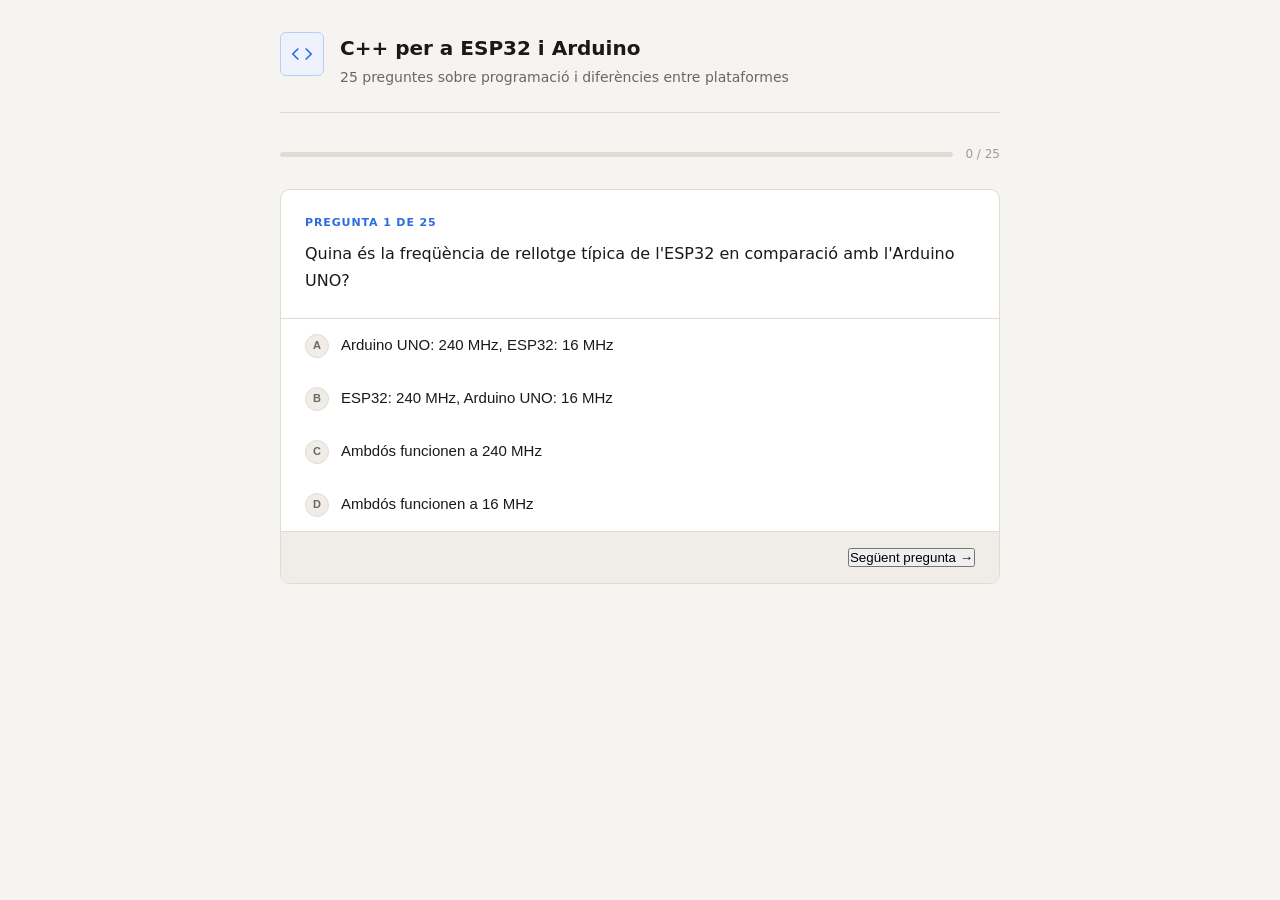
<file: Tasca 1/Claude/quiz_cpp_esp32_arduino.html>
<!DOCTYPE html>
<html lang="ca">
<head>
<meta charset="UTF-8">
<meta name="viewport" content="width=device-width, initial-scale=1.0">
<title>Qüestionari C++ per a ESP32 i Arduino</title>
<style>
  *, *::before, *::after { box-sizing: border-box; margin: 0; padding: 0; }

  :root {
    --bg:        #f5f4f0;
    --surface:   #ffffff;
    --surface2:  #f0ede8;
    --border:    #e0dcd5;
    --text:      #1a1916;
    --text-sec:  #6b6760;
    --text-muted:#9e9b96;
    --accent:    #2d6be4;
    --accent-bg: #edf2fd;
    --accent-bdr:#b8cef7;
    --ok:        #1a7a4a;
    --ok-bg:     #eaf5ee;
    --ok-bdr:    #9dd4b5;
    --err:       #c0392b;
    --err-bg:    #fdf0ee;
    --err-bdr:   #f0b3ac;
    --mono:      'JetBrains Mono', 'Fira Mono', 'Courier New', monospace;
    --radius:    6px;
  }

  @media (prefers-color-scheme: dark) {
    :root {
      --bg:        #141412;
      --surface:   #1e1d1b;
      --surface2:  #252421;
      --border:    #2e2d2a;
      --text:      #e8e5df;
      --text-sec:  #9b9790;
      --text-muted:#6b6860;
      --accent:    #5a8ef0;
      --accent-bg: #1a2540;
      --accent-bdr:#2c4a80;
      --ok:        #4ade80;
      --ok-bg:     #0f2a1c;
      --ok-bdr:    #1a5c38;
      --err:       #f87171;
      --err-bg:    #2a0f0f;
      --err-bdr:   #6b1a1a;
    }
  }

  body {
    background: var(--bg);
    color: var(--text);
    font-family: -apple-system, BlinkMacSystemFont, 'Segoe UI', system-ui, sans-serif;
    font-size: 16px;
    line-height: 1.6;
    min-height: 100vh;
    padding: 2rem 1rem;
  }

  .quiz-wrap {
    max-width: 720px;
    margin: 0 auto;
  }

  /* Header */
  .quiz-header {
    margin-bottom: 2rem;
    padding-bottom: 1.5rem;
    border-bottom: 1px solid var(--border);
    display: flex;
    align-items: flex-start;
    gap: 1rem;
  }
  .quiz-icon {
    width: 44px;
    height: 44px;
    flex-shrink: 0;
    background: var(--accent-bg);
    border: 1px solid var(--accent-bdr);
    border-radius: var(--radius);
    display: flex;
    align-items: center;
    justify-content: center;
  }
  .quiz-icon svg { width: 22px; height: 22px; stroke: var(--accent); fill: none; stroke-width: 1.8; }
  .quiz-header h1 { font-size: 20px; font-weight: 600; color: var(--text); margin-bottom: 2px; }
  .quiz-header p  { font-size: 14px; color: var(--text-sec); }

  /* Progress */
  .progress-row {
    display: flex;
    align-items: center;
    gap: 12px;
    margin-bottom: 1.5rem;
  }
  .progress-bar {
    flex: 1;
    height: 5px;
    background: var(--border);
    border-radius: 3px;
    overflow: hidden;
  }
  .progress-fill {
    height: 100%;
    background: var(--accent);
    border-radius: 3px;
    transition: width 0.4s ease;
  }
  .progress-label {
    font-size: 12px;
    color: var(--text-muted);
    font-variant-numeric: tabular-nums;
    white-space: nowrap;
  }

  /* Question card */
  .q-card {
    background: var(--surface);
    border: 1px solid var(--border);
    border-radius: 10px;
    overflow: hidden;
  }
  .q-body {
    padding: 1.5rem;
    border-bottom: 1px solid var(--border);
  }
  .q-num {
    font-size: 11px;
    font-weight: 600;
    letter-spacing: 0.08em;
    text-transform: uppercase;
    color: var(--accent);
    margin-bottom: 10px;
  }
  .q-text {
    font-size: 16px;
    color: var(--text);
    line-height: 1.65;
    font-weight: 400;
  }
  code {
    font-family: var(--mono);
    font-size: 13px;
    background: var(--surface2);
    border: 1px solid var(--border);
    border-radius: 3px;
    padding: 1px 5px;
    color: var(--text);
  }

  /* Options */
  .opts {
    padding: 0;
    list-style: none;
  }
  .opt {
    display: flex;
    align-items: flex-start;
    gap: 12px;
    padding: 14px 1.5rem;
    border-bottom: 1px solid var(--border);
    cursor: pointer;
    background: var(--surface);
    transition: background 0.12s;
    font-size: 15px;
    color: var(--text);
    line-height: 1.55;
    width: 100%;
    text-align: left;
    border-left: none;
    border-right: none;
    border-top: none;
  }
  .opt:last-child { border-bottom: none; }
  .opt:hover { background: var(--surface2); }
  .opt:focus-visible { outline: 2px solid var(--accent); outline-offset: -2px; }
  .opt-badge {
    display: inline-flex;
    align-items: center;
    justify-content: center;
    width: 24px;
    height: 24px;
    min-width: 24px;
    border-radius: 50%;
    background: var(--surface2);
    border: 1px solid var(--border);
    font-size: 11px;
    font-weight: 600;
    color: var(--text-sec);
    flex-shrink: 0;
    margin-top: 1px;
    transition: background 0.12s, border-color 0.12s, color 0.12s;
  }
  .opt.correct            { background: var(--ok-bg); color: var(--ok); cursor: default; pointer-events: none; }
  .opt.correct .opt-badge { background: var(--ok); border-color: var(--ok); color: #fff; }
  .opt.wrong              { background: var(--err-bg); color: var(--err); cursor: default; pointer-events: none; }
  .opt.wrong .opt-badge   { background: var(--err); border-color: var(--err); color: #fff; }
  .opt.reveal             { background: var(--ok-bg); color: var(--ok); cursor: default; pointer-events: none; opacity: 0.7; }
  .opt.reveal .opt-badge  { background: var(--ok); border-color: var(--ok); color: #fff; }
  .opt.disabled           { cursor: default; pointer-events: none; }

  /* Feedback */
  .feedback {
    display: none;
    margin: 0;
    padding: 14px 1.5rem;
    font-size: 14px;
    line-height: 1.6;
    border-top: 1px solid var(--border);
  }
  .feedback.show { display: flex; gap: 10px; align-items: flex-start; }
  .feedback.ok   { background: var(--ok-bg); color: var(--ok); border-color: var(--ok-bdr); }
  .feedback.err  { background: var(--err-bg); color: var(--err); border-color: var(--err-bdr); }
  .feedback-icon { font-size: 16px; flex-shrink: 0; line-height: 1.6; }

  /* Next button */
  .q-footer {
    padding: 1rem 1.5rem;
    display: flex;
    justify-content: flex-end;
    border-top: 1px solid var(--border);
    background: var(--surface2);
  }
  .btn-next {
    display: none;
    padding: 9px 20px;
    background: var(--accent);
    color: #fff;
    border: none;
    border-radius: var(--radius);
    font-size: 14px;
    font-weight: 500;
    cursor: pointer;
    transition: opacity 0.15s;
  }
  .btn-next:hover { opacity: 0.88; }
  .btn-next:focus-visible { outline: 2px solid var(--accent); outline-offset: 2px; }
  .btn-next.show { display: inline-block; }

  /* Results */
  #results { display: none; }
  #results.show { display: block; }

  .score-card {
    background: var(--surface);
    border: 1px solid var(--border);
    border-radius: 10px;
    padding: 2rem 1.5rem;
    text-align: center;
    margin-bottom: 1.5rem;
  }
  .score-num {
    font-size: 52px;
    font-weight: 700;
    color: var(--text);
    letter-spacing: -2px;
    line-height: 1.1;
    font-variant-numeric: tabular-nums;
  }
  .score-sub {
    font-size: 15px;
    color: var(--text-sec);
    margin: 6px 0 1.25rem;
  }
  .score-meter {
    height: 8px;
    background: var(--surface2);
    border-radius: 4px;
    overflow: hidden;
    max-width: 280px;
    margin: 0 auto;
  }
  .score-meter-fill {
    height: 100%;
    border-radius: 4px;
    transition: width 1s ease;
  }
  .score-msg {
    margin-top: 12px;
    font-size: 14px;
    color: var(--text-sec);
    font-style: italic;
  }

  /* Review list */
  .review-header {
    font-size: 13px;
    font-weight: 600;
    letter-spacing: 0.06em;
    text-transform: uppercase;
    color: var(--text-muted);
    margin-bottom: 12px;
  }
  .review-item {
    background: var(--surface);
    border: 1px solid var(--border);
    border-radius: 8px;
    padding: 14px 16px;
    margin-bottom: 8px;
    font-size: 14px;
    line-height: 1.6;
  }
  .review-item.ok  { border-left: 3px solid var(--ok);  background: var(--ok-bg); }
  .review-item.err { border-left: 3px solid var(--err); background: var(--err-bg); }
  .review-q    { font-weight: 500; color: var(--text); margin-bottom: 6px; }
  .review-ans  { font-size: 13px; color: var(--text-sec); margin-bottom: 2px; }
  .review-ans span { font-weight: 500; }
  .review-corr { font-size: 13px; color: var(--ok); margin-bottom: 6px; }
  .review-corr span { font-weight: 500; }
  .review-exp  { font-size: 13px; color: var(--text-sec); border-top: 1px solid var(--border); padding-top: 8px; margin-top: 6px; }

  .btn-restart {
    display: block;
    width: 100%;
    margin-top: 1.5rem;
    padding: 11px;
    background: transparent;
    color: var(--text);
    border: 1px solid var(--border);
    border-radius: var(--radius);
    font-size: 14px;
    cursor: pointer;
    transition: background 0.12s;
    font-weight: 500;
  }
  .btn-restart:hover { background: var(--surface2); }
  .btn-restart:focus-visible { outline: 2px solid var(--accent); outline-offset: 2px; }

  @media (max-width: 480px) {
    body { padding: 1rem 0.75rem; }
    .q-body, .q-footer, .opts .opt, .feedback { padding-left: 1rem; padding-right: 1rem; }
    .score-num { font-size: 40px; }
  }
</style>
</head>
<body>

<div class="quiz-wrap" role="main">

  <header class="quiz-header">
    <div class="quiz-icon" aria-hidden="true">
      <svg viewBox="0 0 24 24"><polyline points="16 18 22 12 16 6"/><polyline points="8 6 2 12 8 18"/></svg>
    </div>
    <div>
      <h1>C++ per a ESP32 i Arduino</h1>
      <p>25 preguntes sobre programació i diferències entre plataformes</p>
    </div>
  </header>

  <div class="progress-row" aria-live="polite" aria-atomic="true">
    <div class="progress-bar" role="progressbar" aria-valuemin="0" aria-valuemax="25" id="pbar-wrap">
      <div class="progress-fill" id="pbar" style="width:0%"></div>
    </div>
    <span class="progress-label" id="plabel">0 / 25</span>
  </div>

  <div id="quiz-area">
    <section class="q-card" id="qcard" aria-label="Pregunta actual">
      <div class="q-body">
        <div class="q-num" id="qnum"></div>
        <p class="q-text" id="qtext"></p>
      </div>
      <ul class="opts" id="opts" role="list"></ul>
      <div class="feedback" id="feedback" aria-live="polite" aria-atomic="true">
        <span class="feedback-icon" id="fb-icon"></span>
        <span id="fb-text"></span>
      </div>
      <div class="q-footer">
        <button class="btn-next" id="nextbtn" type="button"></button>
      </div>
    </section>
  </div>

  <div id="results" aria-label="Resultats del qüestionari">
    <div class="score-card">
      <div class="score-num" id="score-num"></div>
      <div class="score-sub" id="score-sub"></div>
      <div class="score-meter"><div class="score-meter-fill" id="score-fill"></div></div>
      <div class="score-msg" id="score-msg"></div>
    </div>
    <div class="review-header">Retroalimentació detallada</div>
    <div id="review-list"></div>
    <button class="btn-restart" type="button" onclick="restart()">Tornar a començar</button>
  </div>

</div>

<script>
const QS = [
  {q:"Quina és la freqüència de rellotge típica de l'ESP32 en comparació amb l'Arduino UNO?",opts:["Arduino UNO: 240 MHz, ESP32: 16 MHz","ESP32: 240 MHz, Arduino UNO: 16 MHz","Ambdós funcionen a 240 MHz","Ambdós funcionen a 16 MHz"],ans:1,exp:"L'ESP32 integra un processador dual-core Xtensa LX6 a fins a 240 MHz, mentre que l'Arduino UNO usa un ATmega328P a 16 MHz — 15 vegades més lent."},
  {q:"Quin d'aquests perifèrics integra l'ESP32 que l'Arduino UNO NO té de sèrie?",opts:["PWM","UART","Wi-Fi i Bluetooth","SPI"],ans:2,exp:"L'ESP32 incorpora Wi-Fi 802.11 b/g/n i Bluetooth 4.2/BLE al propi xip. L'Arduino UNO no té connectors sense fil — s'hi han d'afegir mòduls externs."},
  {q:"A l'ESP32, com s'inicialitza el port sèrie en Arduino Framework (baudrate 115200)?",opts:["Serial.begin(9600);","UART.init(115200);","Serial.begin(115200);","Serial0.start(115200);"],ans:2,exp:"La funció Serial.begin() és estàndard en Arduino Framework, tant per a Arduino com per a ESP32. S'hi passa el baudrate com a argument."},
  {q:"Quina és la tensió de funcionament dels pins GPIO de l'ESP32?",opts:["5 V (com l'Arduino UNO)","3.3 V","1.8 V","12 V"],ans:1,exp:"L'ESP32 opera a 3.3 V. Connectar directament senyals de 5 V als seus pins pot danyar-lo. L'Arduino UNO, en canvi, treballa a 5 V."},
  {q:"A l'Arduino UNO, la funció analogRead() retorna valors entre 0 i 1023 (10 bits). Quin rang té l'ESP32 per defecte?",opts:["0-255 (8 bits)","0-1023 (10 bits)","0-4095 (12 bits)","0-65535 (16 bits)"],ans:2,exp:"L'ESP32 té un ADC de 12 bits, amb un rang per defecte de 0-4095. Això ofereix major resolució que el de 10 bits de l'Arduino UNO."},
  {q:"Quin tipus d'estructura permet gestionar tasques en paral·lel a l'ESP32 gràcies a FreeRTOS?",opts:["Threads POSIX","Tasks (xTaskCreate)","Goroutines","Coroutines de C++20"],ans:1,exp:"L'ESP32 integra FreeRTOS, i es creen tasques amb xTaskCreate(). L'Arduino UNO estàndard no té sistema operatiu en temps real — tot s'executa de forma seqüencial al loop()."},
  {q:"Com s'encén el LED integrat a l'Arduino UNO (pin 13)?",opts:["digitalWrite(LED_BUILTIN, HIGH);","led.on();","GPIO.write(13, 1);","PIN_13 = HIGH;"],ans:0,exp:"La macro LED_BUILTIN i la funció digitalWrite() funcionen tant a Arduino com a ESP32 (on normalment el LED integrat és al pin 2), fent el codi portable."},
  {q:"Quina funció s'usa a l'Arduino Framework per llegir l'estat d'un pin digital?",opts:["readPin()","GPIO.read()","digitalRead()","pinState()"],ans:2,exp:"digitalRead(pin) és la funció estàndard per llegir pins digitals en Arduino Framework. Retorna HIGH o LOW i funciona igual a Arduino i ESP32."},
  {q:"Quin és el nombre màxim de pins GPIO disponibles a l'ESP32 (WROOM-32) en comparació amb l'Arduino UNO?",opts:["Arduino UNO: 34 pins GPIO, ESP32: 14","ESP32: ~34 pins GPIO, Arduino UNO: 14 digitals + 6 analògics","Ambdós tenen 20 pins GPIO","ESP32: 14 GPIO, Arduino UNO: 34"],ans:1,exp:"L'ESP32 WROOM-32 exposa ~34 pins GPIO, molts amb funcions múltiples. L'Arduino UNO té 14 pins digitals i 6 d'analògics — significativament menys."},
  {q:"A l'ESP32, quin mètode s'usa per connectar-se a una xarxa Wi-Fi?",opts:["Network.connect(ssid, pass);","WiFi.begin(ssid, password);","ESP32.wifi(ssid, pass);","Ethernet.begin(ssid);"],ans:1,exp:"La biblioteca WiFi de l'ESP32 framework usa WiFi.begin(ssid, password). Després es pot comprovar l'estat amb WiFi.status() == WL_CONNECTED."},
  {q:"Quina macro s'usa a l'ESP32 per forçar l'execució d'una funció des de la IRAM?",opts:["IRAM_ATTR","CORE0_TASK","__attribute__((core0))","No és possible especificar el nucli"],ans:0,exp:"IRAM_ATTR força que una funció s'emmagatzemi a la IRAM i s'executi ràpidament, essencial per a ISR. Per assignar tasques a nuclis concrets s'usa xTaskCreatePinnedToCore()."},
  {q:"Quin és el principal avantatge de la funció millis() sobre delay() a Arduino i ESP32?",opts:["millis() és més ràpida","millis() permet temporització no bloquejant","millis() usa menys memòria","No hi ha diferència pràctica"],ans:1,exp:"millis() retorna el temps transcorregut i permet crear retards no bloquejants: el processador pot fer altres tasques mentre espera. delay() bloqueja tota l'execució, cosa crítica a l'ESP32 on pot afectar el watchdog."},
  {q:"A l'ESP32, quin és el problema de usar delay() en tasques FreeRTOS?",opts:["No és compatible amb FreeRTOS","Pot disparar el watchdog timer (WDT) i reiniciar el sistema","Ocupa massa RAM","Canvia la freqüència del rellotge"],ans:1,exp:"L'ESP32 té un Watchdog Timer. Usar delay() llargs en tasques FreeRTOS pot impedir que el WDT es reseti, provocant un reinici del sistema. S'ha d'usar vTaskDelay() o alimentar el WDT manualment."},
  {q:"Quin és el tipus de memòria Flash típica de l'ESP32 en comparació amb l'Arduino UNO?",opts:["Arduino UNO: 4 MB, ESP32: 32 KB","ESP32: 4 MB (o més), Arduino UNO: 32 KB","Ambdós: 256 KB","ESP32: 32 KB, Arduino UNO: 4 MB"],ans:1,exp:"L'ESP32 sol tenir 4 MB de Flash externa (o fins a 16 MB en alguns mòduls). L'Arduino UNO té només 32 KB de Flash integrada — una diferència de factor 125."},
  {q:"Com es declara correctament una funció d'interrupció (ISR) a l'ESP32?",opts:["void ISR handler(){}","void IRAM_ATTR myISR(){}","interrupt void myISR(){}","#pragma interrupt myISR"],ans:1,exp:"A l'ESP32, les ISR han d'anar a la IRAM per executar-se ràpidament i s'han de declarar amb IRAM_ATTR. A l'Arduino UNO no cal. S'adjunten amb attachInterrupt()."},
  {q:"Quina biblioteca s'usa habitualment per fer un servidor web senzill a l'ESP32?",opts:["Ethernet.h","WebServer.h (o ESPAsyncWebServer)","HTTPServer.h","TCPServer.h"],ans:1,exp:"WebServer.h és la biblioteca estàndard per a servidors web a l'ESP32 en Arduino Framework. ESPAsyncWebServer és una alternativa asíncrona molt popular. Res d'això existeix per a l'Arduino UNO sense shields addicionals."},
  {q:"Quantes UART hardware té l'ESP32 en comparació amb l'Arduino UNO?",opts:["Ambdós: 1 UART","ESP32: 3 UART, Arduino UNO: 1 UART","Arduino UNO: 3 UART, ESP32: 1","Ambdós: 2 UART"],ans:1,exp:"L'ESP32 té 3 ports UART hardware (UART0, UART1, UART2), mentre que l'Arduino UNO només en té 1. Això permet a l'ESP32 comunicar-se amb múltiples perifèrics sèrie simultàniament."},
  {q:"Quin és el rol de la funció setup() a Arduino Framework (Arduino i ESP32)?",opts:["S'executa en bucle continu","S'executa una vegada en arrencar","S'executa cada segon","És opcional"],ans:1,exp:"setup() és la funció d'inicialització: s'executa una sola vegada en arrencar o reiniciar el sistema. Serveix per configurar pins, inicialitzar biblioteques, etc. Funciona igual a Arduino i ESP32."},
  {q:"A l'ESP32, com s'emmagatzema de forma permanent una variable en la memòria NVS?",opts:["EEPROM.put() igual que Arduino","Preferences.putInt(\"clau\", valor);","File.write() a LittleFS","SD.write()"],ans:1,exp:"L'ESP32 usa la biblioteca Preferences (basada en NVS de ESP-IDF) per a emmagatzematge clau-valor persistent. L'Arduino UNO usa EEPROM.put(). Ambdós persisteixen les dades després d'un reinici."},
  {q:"Quin és el significat de pinMode(pin, INPUT_PULLUP) i on funciona?",opts:["Activa una resistència pull-up interna; funciona en ambdós","Configura sortida; només Arduino","Activa pull-down; només ESP32","Habilita ADC; ambdós"],ans:0,exp:"INPUT_PULLUP activa la resistència de pull-up interna del pin, útil per a botons sense resistències externes. Funciona tant a Arduino UNO com a l'ESP32, tot i que la resistència interna de l'ESP32 és lleugerament diferent (~45 kΩ vs ~20-50 kΩ de l'AVR)."},
  {q:"Quina és la diferència entre Serial.print() i Serial.println()?",opts:["println() és més ràpida","println() afegeix un salt de línia al final","print() no funciona a l'ESP32","No hi ha diferència"],ans:1,exp:"println() afegeix '\\r\\n' al final de la cadena, mentre que print() no. Funcionen igual a Arduino i ESP32. Es fan servir per depurar via el monitor sèrie."},
  {q:"Com es pot usar el Bluetooth Classic de l'ESP32 per enviar dades?",opts:["Bluetooth.send(data);","SerialBT.println(data); amb #include <BluetoothSerial.h>","BT.write(data);","No és possible sense hardware extern"],ans:1,exp:"La biblioteca BluetoothSerial.h (inclosa en ESP32 Arduino framework) permet usar Bluetooth Classic com si fos un port sèrie. L'Arduino UNO no té Bluetooth integrat."},
  {q:"Quin és el problema comú amb les variables compartides entre una ISR i el codi principal?",opts:["No es poden compartir variables","Les variables s'han de declarar com volatile","La ISR ha d'usar tipus float","Cal usar FreeRTOS Queues sempre"],ans:1,exp:"El compilador pot optimitzar i no llegir una variable des de la memòria si creu que no canvia. volatile força la lectura des de la memòria real. És vàlid tant per a Arduino UNO com per a ESP32."},
  {q:"Quin framework oficial d'Espressif permet accedir a totes les funcions de l'ESP32 sense capa Arduino?",opts:["ESP-SDK","ESP-IDF (IoT Development Framework)","ESP-RTOS","Espressif-Core"],ans:1,exp:"ESP-IDF és el framework oficial d'Espressif per a l'ESP32, que dona accés complet a FreeRTOS, drivers, i totes les funcions avançades. Arduino Framework és una capa d'abstracció sobre ESP-IDF."},
  {q:"Quina consideració és important quan es fan lectures analògiques (ADC) a l'ESP32 mentre el Wi-Fi està actiu?",opts:["El Wi-Fi augmenta la precisió","L'ADC2 no es pot usar mentre el Wi-Fi està actiu","El Wi-Fi desactiva tots els ADC","No hi ha cap interferència"],ans:1,exp:"L'ESP32 té dues unitats ADC: ADC1 (pins GPIO32-39) i ADC2. ADC2 comparteix recursos amb el Wi-Fi: quan el Wi-Fi està actiu, ADC2 no es pot usar o dona lectures incorrectes. Sempre usa ADC1 (GPIO32-39) si tens Wi-Fi actiu."}
];

let cur = 0, score = 0, answered = false, userAnswers = [];
const LETTERS = ['A','B','C','D'];
const MSGS = [
  [0,  40,  "Continua practicant, la teoria porta a la mestria."],
  [40, 60,  "Bon punt de partida! Repassa les diferències clau."],
  [60, 80,  "Bon resultat! Domines bona part de les dues plataformes."],
  [80, 100, "Excel·lent! Tens un domini sòlid d'ESP32 i Arduino."]
];

function render() {
  const q = QS[cur];
  document.getElementById('qnum').textContent = `Pregunta ${cur + 1} de ${QS.length}`;
  document.getElementById('qtext').innerHTML = q.q;
  document.getElementById('pbar').style.width = Math.round((cur / QS.length) * 100) + '%';
  document.getElementById('pbar-wrap').setAttribute('aria-valuenow', cur);
  document.getElementById('plabel').textContent = `${cur} / ${QS.length}`;

  const ul = document.getElementById('opts');
  ul.innerHTML = '';
  q.opts.forEach((o, i) => {
    const li = document.createElement('li');
    li.setAttribute('role', 'listitem');
    const btn = document.createElement('button');
    btn.className = 'opt';
    btn.type = 'button';
    btn.innerHTML = `<span class="opt-badge">${LETTERS[i]}</span><span>${o}</span>`;
    btn.onclick = () => select(i);
    li.appendChild(btn);
    ul.appendChild(li);
  });

  const fb = document.getElementById('feedback');
  fb.className = 'feedback';
  document.getElementById('fb-text').textContent = '';
  document.getElementById('fb-icon').textContent = '';

  const nb = document.getElementById('nextbtn');
  nb.className = 'next-btn';
  nb.textContent = cur < QS.length - 1 ? 'Següent pregunta →' : 'Veure resultats →';
  answered = false;
}

function select(i) {
  if (answered) return;
  answered = true;
  const q = QS[cur];
  const btns = document.querySelectorAll('.opt');
  btns.forEach((b, idx) => {
    b.classList.add('disabled');
    if (idx === q.ans) b.classList.add('correct');
    else if (idx === i && i !== q.ans) b.classList.add('wrong');
    else if (idx === q.ans && i !== q.ans) b.classList.add('reveal');
  });

  const ok = i === q.ans;
  if (ok) score++;
  userAnswers.push({ q: q.q, chosen: q.opts[i], correct: q.opts[q.ans], ok, exp: q.exp });

  const fb = document.getElementById('feedback');
  fb.className = 'feedback show ' + (ok ? 'ok' : 'err');
  document.getElementById('fb-icon').textContent = ok ? '✓' : '✗';
  document.getElementById('fb-text').textContent = (ok ? 'Correcte! ' : 'Incorrecte. ') + q.exp;
  document.getElementById('nextbtn').className = 'next-btn show';
}

document.getElementById('nextbtn').addEventListener('click', () => {
  cur++;
  if (cur >= QS.length) { showResults(); return; }
  render();
});

function showResults() {
  document.getElementById('pbar').style.width = '100%';
  document.getElementById('plabel').textContent = `${QS.length} / ${QS.length}`;
  document.getElementById('quiz-area').style.display = 'none';
  const res = document.getElementById('results');
  res.className = 'show';

  const pct = Math.round((score / QS.length) * 100);
  document.getElementById('score-num').textContent = `${score} / ${QS.length}`;
  document.getElementById('score-sub').textContent = `${pct}% de respostes correctes`;

  const fill = document.getElementById('score-fill');
  fill.style.width = '0%';
  fill.style.background = pct >= 80 ? '#1a7a4a' : pct >= 60 ? '#b97c10' : '#c0392b';
  setTimeout(() => { fill.style.width = pct + '%'; }, 80);

  const msg = MSGS.find(([lo, hi]) => pct >= lo && pct <= hi);
  document.getElementById('score-msg').textContent = msg ? msg[2] : '';

  const rev = document.getElementById('review-list');
  rev.innerHTML = '';
  userAnswers.forEach((a, i) => {
    const d = document.createElement('div');
    d.className = 'review-item ' + (a.ok ? 'ok' : 'err');
    let html = `<div class="review-q">${i + 1}. ${a.q}</div>`;
    if (!a.ok) {
      html += `<div class="review-ans">La teva resposta: <span>${a.chosen}</span></div>`;
      html += `<div class="review-corr">Resposta correcta: <span>${a.correct}</span></div>`;
    }
    html += `<div class="review-exp">${a.exp}</div>`;
    d.innerHTML = html;
    rev.appendChild(d);
  });
}

function restart() {
  cur = 0; score = 0; answered = false; userAnswers = [];
  document.getElementById('quiz-area').style.display = '';
  document.getElementById('results').className = '';
  render();
}

render();
</script>
</body>
</html>
</file>
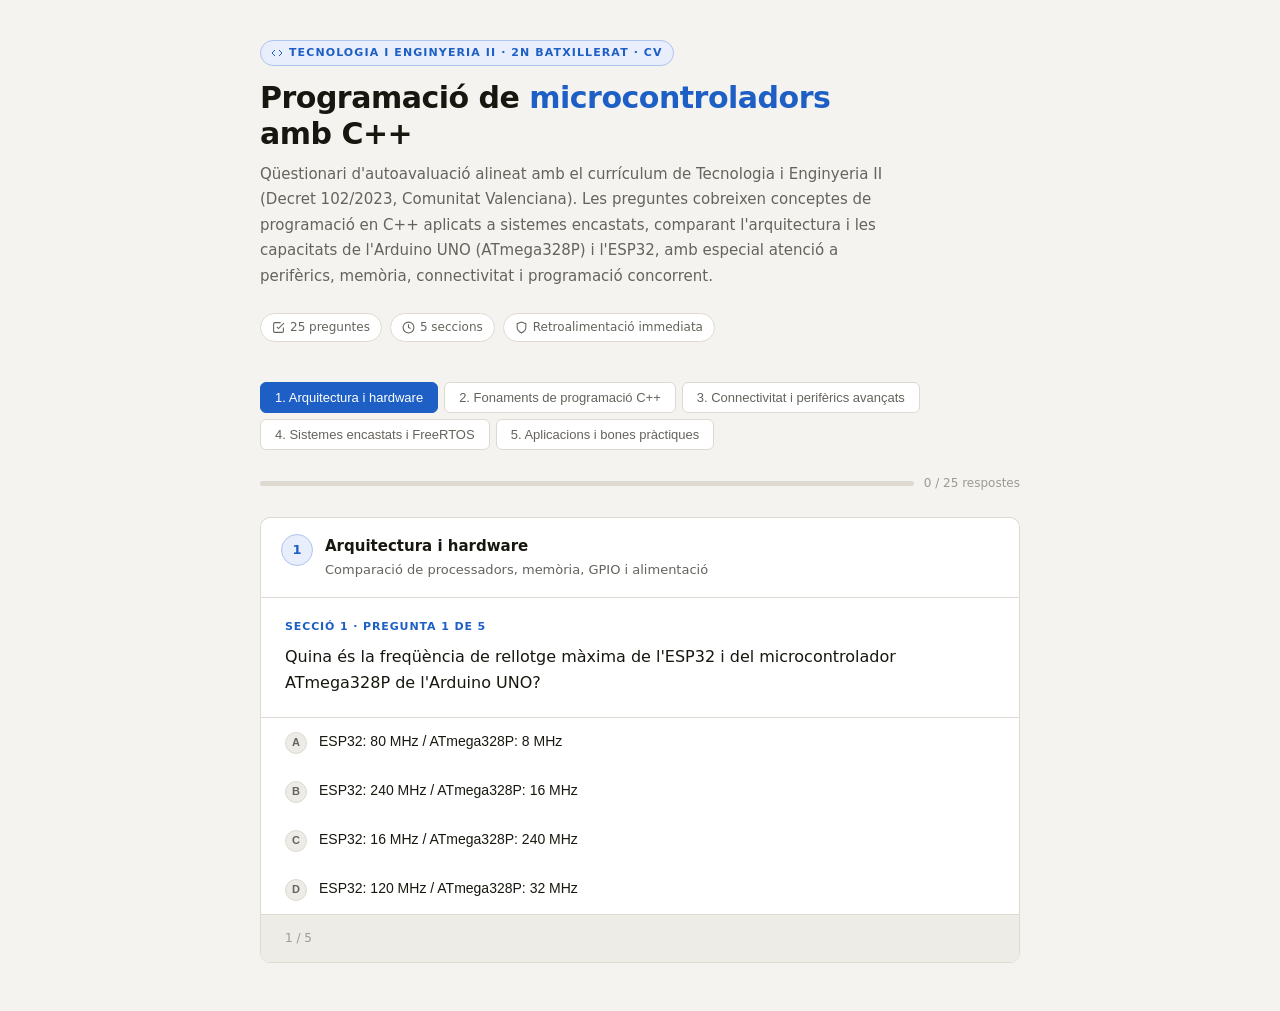
<file: Tasca 1/Claude/quiz_cpp_esp32_arduinoR2.html>
<!DOCTYPE html>
<html lang="ca">
<head>
<meta charset="UTF-8">
<meta name="viewport" content="width=device-width, initial-scale=1.0">
<title>Programació de microcontroladors — Tecnologia i Enginyeria II · 2n Batxillerat</title>
<style>
*, *::before, *::after { box-sizing: border-box; margin: 0; padding: 0; }

:root {
  --bg:         #f4f3ef;
  --surface:    #ffffff;
  --surface2:   #eeece7;
  --border:     #dedad2;
  --text:       #18170f;
  --text-sec:   #65635c;
  --text-muted: #9c9a93;
  --accent:     #1d5fc4;
  --accent-lt:  #e8eefb;
  --accent-bdr: #afc4f0;
  --ok:         #1a6e40;
  --ok-bg:      #e8f5ee;
  --ok-bdr:     #93ccae;
  --err:        #b83030;
  --err-bg:     #fbeaea;
  --err-bdr:    #e8a8a8;
  --warn:       #8a5a00;
  --warn-bg:    #fdf4e0;
  --warn-bdr:   #e8cc80;
  --mono:       'JetBrains Mono','Fira Mono','Courier New',monospace;
  --r:          6px;
  --r-lg:       10px;
}

@media (prefers-color-scheme: dark) {
  :root {
    --bg:         #131210;
    --surface:    #1c1b18;
    --surface2:   #232118;
    --border:     #2c2b26;
    --text:       #e6e3da;
    --text-sec:   #96938a;
    --text-muted: #6a6860;
    --accent:     #5a8ef0;
    --accent-lt:  #182040;
    --accent-bdr: #2c4880;
    --ok:         #3fc878;
    --ok-bg:      #0d2418;
    --ok-bdr:     #1a5230;
    --err:        #f07070;
    --err-bg:     #280e0e;
    --err-bdr:    #602020;
    --warn:       #e0a830;
    --warn-bg:    #261a00;
    --warn-bdr:   #604800;
  }
}

body {
  background: var(--bg);
  color: var(--text);
  font-family: -apple-system, BlinkMacSystemFont, 'Segoe UI', system-ui, sans-serif;
  font-size: 16px;
  line-height: 1.6;
  min-height: 100vh;
  padding: 2.5rem 1rem 3rem;
}

.wrap { max-width: 760px; margin: 0 auto; }

/* ── HERO ── */
.hero {
  margin-bottom: 2.5rem;
}
.hero-eyebrow {
  display: inline-flex;
  align-items: center;
  gap: 6px;
  font-size: 11px;
  font-weight: 600;
  letter-spacing: 0.1em;
  text-transform: uppercase;
  color: var(--accent);
  background: var(--accent-lt);
  border: 1px solid var(--accent-bdr);
  border-radius: 20px;
  padding: 3px 10px;
  margin-bottom: 14px;
}
.hero h1 {
  font-size: clamp(22px, 4vw, 30px);
  font-weight: 700;
  letter-spacing: -0.5px;
  color: var(--text);
  line-height: 1.2;
  margin-bottom: 10px;
}
.hero h1 span { color: var(--accent); }
.hero-desc {
  font-size: 15px;
  color: var(--text-sec);
  line-height: 1.7;
  max-width: 640px;
  margin-bottom: 1.5rem;
}
.hero-meta {
  display: flex;
  flex-wrap: wrap;
  gap: 8px;
}
.pill {
  display: inline-flex;
  align-items: center;
  gap: 5px;
  font-size: 12px;
  color: var(--text-sec);
  background: var(--surface);
  border: 1px solid var(--border);
  border-radius: 20px;
  padding: 4px 11px;
}
.pill svg { width:13px; height:13px; stroke:currentColor; fill:none; stroke-width:2; flex-shrink:0; }

/* ── SECTION TABS ── */
.tab-bar {
  display: flex;
  gap: 6px;
  flex-wrap: wrap;
  margin-bottom: 1.5rem;
}
.tab {
  padding: 7px 14px;
  border-radius: var(--r);
  font-size: 13px;
  font-weight: 500;
  cursor: pointer;
  border: 1px solid var(--border);
  background: var(--surface);
  color: var(--text-sec);
  transition: background 0.12s, color 0.12s, border-color 0.12s;
  white-space: nowrap;
  position: relative;
}
.tab:hover { background: var(--surface2); color: var(--text); }
.tab.active { background: var(--accent); color: #fff; border-color: var(--accent); }
.tab.done   { border-color: var(--ok-bdr); color: var(--ok); background: var(--ok-bg); }
.tab.done::after {
  content: '✓';
  margin-left: 5px;
  font-size: 11px;
}
.tab:focus-visible { outline: 2px solid var(--accent); outline-offset: 2px; }

/* ── OVERALL PROGRESS ── */
.overall-progress {
  display: flex;
  align-items: center;
  gap: 10px;
  margin-bottom: 1.5rem;
}
.pbar-wrap {
  flex: 1;
  height: 5px;
  background: var(--border);
  border-radius: 3px;
  overflow: hidden;
}
.pbar-fill {
  height: 100%;
  background: var(--accent);
  border-radius: 3px;
  transition: width 0.4s ease;
}
.pbar-label {
  font-size: 12px;
  color: var(--text-muted);
  font-variant-numeric: tabular-nums;
  white-space: nowrap;
}

/* ── SECTION HEADER ── */
.section-header {
  display: flex;
  align-items: flex-start;
  gap: 12px;
  padding: 1rem 1.25rem;
  background: var(--surface);
  border: 1px solid var(--border);
  border-radius: var(--r-lg) var(--r-lg) 0 0;
  border-bottom: none;
}
.sec-num {
  width: 32px; height: 32px; min-width: 32px;
  display: flex; align-items: center; justify-content: center;
  background: var(--accent-lt);
  border: 1px solid var(--accent-bdr);
  border-radius: 50%;
  font-size: 13px;
  font-weight: 700;
  color: var(--accent);
}
.sec-info h2 {
  font-size: 15px;
  font-weight: 600;
  color: var(--text);
  margin-bottom: 2px;
}
.sec-info p {
  font-size: 13px;
  color: var(--text-sec);
}

/* ── QUESTION CARD ── */
.q-card {
  background: var(--surface);
  border: 1px solid var(--border);
  border-radius: 0 0 var(--r-lg) var(--r-lg);
  overflow: hidden;
}
.q-body {
  padding: 1.25rem 1.5rem;
  border-bottom: 1px solid var(--border);
}
.q-num {
  font-size: 11px;
  font-weight: 600;
  letter-spacing: 0.08em;
  text-transform: uppercase;
  color: var(--accent);
  margin-bottom: 8px;
}
.q-text {
  font-size: 16px;
  color: var(--text);
  line-height: 1.65;
}
code {
  font-family: var(--mono);
  font-size: 13px;
  background: var(--surface2);
  border: 1px solid var(--border);
  border-radius: 3px;
  padding: 1px 5px;
}

.opts { list-style: none; }
.opt {
  display: flex;
  align-items: flex-start;
  gap: 12px;
  padding: 13px 1.5rem;
  border: none;
  border-bottom: 1px solid var(--border);
  cursor: pointer;
  background: var(--surface);
  width: 100%;
  text-align: left;
  font-size: 14px;
  color: var(--text);
  line-height: 1.55;
  transition: background 0.1s;
}
.opt:last-child { border-bottom: none; }
.opt:hover { background: var(--surface2); }
.opt:focus-visible { outline: 2px solid var(--accent); outline-offset: -2px; }
.opt-badge {
  width: 22px; height: 22px; min-width: 22px;
  display: inline-flex; align-items: center; justify-content: center;
  border-radius: 50%;
  background: var(--surface2);
  border: 1px solid var(--border);
  font-size: 11px; font-weight: 600;
  color: var(--text-sec);
  flex-shrink: 0;
  margin-top: 1px;
  transition: background 0.1s, border-color 0.1s, color 0.1s;
}
.opt.correct            { background: var(--ok-bg); color: var(--ok); pointer-events: none; }
.opt.correct .opt-badge { background: var(--ok); border-color: var(--ok); color: #fff; }
.opt.wrong              { background: var(--err-bg); color: var(--err); pointer-events: none; }
.opt.wrong .opt-badge   { background: var(--err); border-color: var(--err); color: #fff; }
.opt.reveal             { background: var(--ok-bg); color: var(--ok); pointer-events: none; opacity: 0.65; }
.opt.reveal .opt-badge  { background: var(--ok); border-color: var(--ok); color: #fff; }
.opt.disabled           { pointer-events: none; }

.feedback {
  display: none;
  padding: 12px 1.5rem;
  font-size: 13px;
  line-height: 1.65;
  border-top: 1px solid var(--border);
  gap: 8px;
  align-items: flex-start;
}
.feedback.show { display: flex; }
.feedback.ok  { background: var(--ok-bg);  color: var(--ok);  border-color: var(--ok-bdr); }
.feedback.err { background: var(--err-bg); color: var(--err); border-color: var(--err-bdr); }
.fb-icon { font-size: 15px; flex-shrink: 0; line-height: 1.65; }

/* ── FOOTER BUTTONS ── */
.q-footer {
  padding: 0.875rem 1.5rem;
  display: flex;
  align-items: center;
  justify-content: space-between;
  gap: 10px;
  border-top: 1px solid var(--border);
  background: var(--surface2);
}
.q-footer-left {
  font-size: 12px;
  color: var(--text-muted);
  font-variant-numeric: tabular-nums;
}
.q-footer-right { display: flex; gap: 8px; }

.btn {
  padding: 8px 18px;
  border-radius: var(--r);
  font-size: 13px;
  font-weight: 500;
  cursor: pointer;
  border: 1px solid var(--border);
  background: var(--surface);
  color: var(--text);
  transition: background 0.12s, opacity 0.12s;
  white-space: nowrap;
}
.btn:hover { background: var(--bg); }
.btn:focus-visible { outline: 2px solid var(--accent); outline-offset: 2px; }
.btn-primary {
  background: var(--accent);
  color: #fff;
  border-color: var(--accent);
  display: none;
}
.btn-primary:hover { opacity: 0.88; background: var(--accent); }
.btn-primary.show { display: inline-block; }
.btn-sec-done {
  background: var(--ok);
  color: #fff;
  border-color: var(--ok);
  display: none;
}
.btn-sec-done:hover { opacity: 0.88; background: var(--ok); }
.btn-sec-done.show { display: inline-block; }

/* ── SECTION SCORE BANNER ── */
.sec-result {
  display: none;
  margin-top: 1rem;
  padding: 1rem 1.25rem;
  background: var(--surface);
  border: 1px solid var(--border);
  border-radius: var(--r-lg);
  gap: 12px;
  align-items: center;
}
.sec-result.show { display: flex; }
.sec-result-icon {
  width: 36px; height: 36px; min-width: 36px;
  border-radius: 50%;
  display: flex; align-items: center; justify-content: center;
  font-size: 18px;
}
.sec-result-icon.ok  { background: var(--ok-bg); }
.sec-result-icon.mid { background: var(--warn-bg); }
.sec-result-icon.err { background: var(--err-bg); }
.sec-result-text strong { display: block; font-size: 14px; font-weight: 600; margin-bottom: 2px; }
.sec-result-text span   { font-size: 13px; color: var(--text-sec); }
.sec-result-right { margin-left: auto; }

/* ── FINAL RESULTS ── */
#results { display: none; }
#results.show { display: block; }

.results-hero {
  text-align: center;
  padding: 2rem 1.5rem 1.5rem;
  background: var(--surface);
  border: 1px solid var(--border);
  border-radius: var(--r-lg);
  margin-bottom: 1.5rem;
}
.score-big {
  font-size: 56px;
  font-weight: 800;
  letter-spacing: -2px;
  color: var(--text);
  line-height: 1;
  font-variant-numeric: tabular-nums;
}
.score-sub { font-size: 15px; color: var(--text-sec); margin: 8px 0 1.25rem; }
.score-meter {
  height: 8px;
  background: var(--surface2);
  border-radius: 4px;
  overflow: hidden;
  max-width: 300px;
  margin: 0 auto 12px;
}
.score-meter-fill { height: 100%; border-radius: 4px; transition: width 1s ease; }
.score-msg { font-size: 14px; color: var(--text-sec); font-style: italic; }

/* Section breakdown */
.breakdown {
  display: grid;
  grid-template-columns: repeat(auto-fit, minmax(130px, 1fr));
  gap: 8px;
  margin-bottom: 1.5rem;
}
.breakdown-item {
  background: var(--surface);
  border: 1px solid var(--border);
  border-radius: var(--r-lg);
  padding: 12px;
  text-align: center;
}
.breakdown-item .bi-score { font-size: 22px; font-weight: 700; color: var(--text); font-variant-numeric: tabular-nums; }
.breakdown-item .bi-label { font-size: 11px; color: var(--text-muted); margin-top: 2px; }
.breakdown-item .bi-name  { font-size: 12px; color: var(--text-sec); margin-top: 4px; }

/* Review */
.review-head {
  font-size: 11px;
  font-weight: 700;
  letter-spacing: 0.09em;
  text-transform: uppercase;
  color: var(--text-muted);
  margin-bottom: 10px;
}
.review-sec-title {
  font-size: 13px;
  font-weight: 600;
  color: var(--text-sec);
  margin: 1rem 0 6px;
  padding-bottom: 4px;
  border-bottom: 1px solid var(--border);
}
.review-item {
  background: var(--surface);
  border: 1px solid var(--border);
  border-left: 3px solid;
  border-radius: 0 var(--r) var(--r) 0;
  padding: 12px 14px;
  margin-bottom: 6px;
  font-size: 13px;
  line-height: 1.6;
}
.review-item.ok  { border-left-color: var(--ok);  background: var(--ok-bg); }
.review-item.err { border-left-color: var(--err); background: var(--err-bg); }
.review-q { font-weight: 600; color: var(--text); margin-bottom: 5px; }
.review-ans  { color: var(--text-sec); margin-bottom: 2px; }
.review-ans span, .review-corr span { font-weight: 500; }
.review-corr { color: var(--ok); margin-bottom: 6px; }
.review-exp { font-size: 12px; color: var(--text-sec); border-top: 1px solid var(--border); padding-top: 6px; margin-top: 5px; font-style: italic; }

.btn-restart {
  display: block;
  width: 100%;
  margin-top: 1.5rem;
  padding: 11px;
  background: transparent;
  color: var(--text);
  border: 1px solid var(--border);
  border-radius: var(--r);
  font-size: 14px;
  font-weight: 500;
  cursor: pointer;
  transition: background 0.12s;
  text-align: center;
}
.btn-restart:hover { background: var(--surface2); }
.btn-restart:focus-visible { outline: 2px solid var(--accent); outline-offset: 2px; }

@media (max-width: 520px) {
  body { padding: 1.25rem 0.75rem 2rem; }
  .q-body, .q-footer { padding-left: 1rem; padding-right: 1rem; }
  .opt { padding-left: 1rem; padding-right: 1rem; }
  .feedback { padding-left: 1rem; padding-right: 1rem; }
  .section-header { padding: 0.875rem 1rem; }
  .score-big { font-size: 42px; }
  .tab { font-size: 12px; padding: 6px 10px; }
}
</style>
</head>
<body>
<div class="wrap" role="main">

  <!-- HERO -->
  <header class="hero">
    <div class="hero-eyebrow">
      <svg viewBox="0 0 24 24" width="12" height="12" stroke="currentColor" fill="none" stroke-width="2"><polyline points="16 18 22 12 16 6"/><polyline points="8 6 2 12 8 18"/></svg>
      Tecnologia i Enginyeria II · 2n Batxillerat · CV
    </div>
    <h1>Programació de <span>microcontroladors</span><br>amb C++</h1>
    <p class="hero-desc">
      Qüestionari d'autoavaluació alineat amb el currículum de Tecnologia i Enginyeria II
      (Decret 102/2023, Comunitat Valenciana). Les preguntes cobreixen conceptes de programació
      en C++ aplicats a sistemes encastats, comparant l'arquitectura i les capacitats de
      l'Arduino UNO (ATmega328P) i l'ESP32, amb especial atenció a perifèrics, memòria,
      connectivitat i programació concorrent.
    </p>
    <div class="hero-meta">
      <span class="pill">
        <svg viewBox="0 0 24 24"><path d="M9 11l3 3L22 4"/><path d="M21 12v7a2 2 0 01-2 2H5a2 2 0 01-2-2V5a2 2 0 012-2h11"/></svg>
        25 preguntes
      </span>
      <span class="pill">
        <svg viewBox="0 0 24 24"><circle cx="12" cy="12" r="10"/><polyline points="12 6 12 12 16 14"/></svg>
        5 seccions
      </span>
      <span class="pill">
        <svg viewBox="0 0 24 24"><path d="M12 22s8-4 8-10V5l-8-3-8 3v7c0 6 8 10 8 10z"/></svg>
        Retroalimentació immediata
      </span>
    </div>
  </header>

  <!-- SECTION TABS -->
  <nav class="tab-bar" role="tablist" aria-label="Seccions del qüestionari" id="tabbar"></nav>

  <!-- OVERALL PROGRESS -->
  <div class="overall-progress" aria-label="Progrés global">
    <div class="pbar-wrap" role="progressbar" aria-valuemin="0" aria-valuemax="25" id="pbar-global">
      <div class="pbar-fill" id="pfill" style="width:0%"></div>
    </div>
    <span class="pbar-label" id="plabel">0 / 25 respostes</span>
  </div>

  <!-- QUIZ AREA -->
  <div id="quiz-area">
    <div class="section-header" id="sec-header">
      <div class="sec-num" id="sec-num">1</div>
      <div class="sec-info">
        <h2 id="sec-title"></h2>
        <p id="sec-desc"></p>
      </div>
    </div>
    <section class="q-card" id="qcard" aria-label="Pregunta actual">
      <div class="q-body">
        <div class="q-num" id="qnum"></div>
        <p class="q-text" id="qtext"></p>
      </div>
      <ul class="opts" id="opts" role="list"></ul>
      <div class="feedback" id="feedback" aria-live="polite" aria-atomic="true">
        <span class="fb-icon" id="fb-icon"></span>
        <span id="fb-text"></span>
      </div>
      <div class="q-footer">
        <span class="q-footer-left" id="q-counter"></span>
        <div class="q-footer-right">
          <button class="btn btn-primary" id="btn-next" type="button">Següent →</button>
          <button class="btn btn-sec-done" id="btn-sec-end" type="button"></button>
        </div>
      </div>
    </section>
    <div class="sec-result" id="sec-result" role="status" aria-live="polite">
      <div class="sec-result-icon" id="sr-icon"></div>
      <div class="sec-result-text">
        <strong id="sr-strong"></strong>
        <span id="sr-span"></span>
      </div>
      <div class="sec-result-right">
        <button class="btn btn-primary show" id="btn-next-sec" type="button"></button>
      </div>
    </div>
  </div>

  <!-- RESULTS -->
  <div id="results" aria-label="Resultats finals">
    <div class="results-hero">
      <div class="score-big" id="score-big"></div>
      <div class="score-sub" id="score-sub"></div>
      <div class="score-meter"><div class="score-meter-fill" id="score-fill"></div></div>
      <div class="score-msg" id="score-msg"></div>
    </div>
    <div class="breakdown" id="breakdown"></div>
    <div class="review-head">Retroalimentació per secció</div>
    <div id="review-list"></div>
    <button class="btn-restart" type="button" onclick="restart()">↺ Tornar a començar</button>
  </div>

</div><!-- /wrap -->

<script>
const SECTIONS = [
  {
    num: 1,
    title: "Arquitectura i hardware",
    desc: "Comparació de processadors, memòria, GPIO i alimentació",
    qs: [
      {
        q: "Quina és la freqüència de rellotge màxima de l'ESP32 i del microcontrolador ATmega328P de l'Arduino UNO?",
        opts: ["ESP32: 80 MHz / ATmega328P: 8 MHz","ESP32: 240 MHz / ATmega328P: 16 MHz","ESP32: 16 MHz / ATmega328P: 240 MHz","ESP32: 120 MHz / ATmega328P: 32 MHz"],
        ans: 1,
        exp: "L'ESP32 incorpora un processador dual-core Xtensa LX6 configurable fins a 240 MHz. L'Arduino UNO usa l'ATmega328P, un microcontrolador AVR de 8 bits que funciona a 16 MHz amb un oscil·lador extern de cristall."
      },
      {
        q: "Quina tensió d'alimentació dels pins GPIO distingeix l'ESP32 de l'Arduino UNO, i quina implicació pràctica té?",
        opts: ["Ambdós treballen a 5 V; no hi ha cap diferència","L'ESP32 treballa a 3,3 V; connectar senyals de 5 V directament pot danyar-lo","L'Arduino UNO treballa a 3,3 V; l'ESP32 a 5 V","Ambdós accepten de 1,8 V a 5,5 V sense cap adaptació"],
        ans: 1,
        exp: "L'ESP32 és un dispositiu de 3,3 V i els seus pins GPIO NO toleren 5 V. L'Arduino UNO treballa a 5 V. Per interfaçar-los cal un divisor de tensió o un convertidor de nivell lògic per no malmetre l'ESP32."
      },
      {
        q: "Quanta memòria Flash de programa té l'ESP32 WROOM-32 en comparació amb l'Arduino UNO?",
        opts: ["ESP32: 32 KB / Arduino UNO: 4 MB","ESP32: 4 MB / Arduino UNO: 32 KB","Ambdós: 256 KB","ESP32: 512 KB / Arduino UNO: 128 KB"],
        ans: 1,
        exp: "L'ESP32 WROOM-32 incorpora 4 MB de memòria Flash SPI externa. L'Arduino UNO té 32 KB de Flash interna a l'ATmega328P. Aquesta diferència de ×125 permet emmagatzemar sistemes de fitxers, pàgines web o actualitzacions OTA a l'ESP32."
      },
      {
        q: "Quina és la resolució de l'ADC de l'ESP32 per defecte, i com es diferencia de la de l'Arduino UNO?",
        opts: ["ESP32: 8 bits (0–255) / Arduino UNO: 12 bits (0–4095)","ESP32: 12 bits (0–4095) / Arduino UNO: 10 bits (0–1023)","Ambdós: 10 bits (0–1023)","ESP32: 16 bits / Arduino UNO: 8 bits"],
        ans: 1,
        exp: "L'ESP32 té un ADC de 12 bits (valors 0–4095) que ofereix major resolució que el de 10 bits de l'Arduino UNO (0–1023). Atenció: l'ADC de l'ESP32 presenta una certa no linealitat que cal compensar en aplicacions de precisió."
      },
      {
        q: "Quantes UART hardware disposa l'ESP32, i quantes té l'Arduino UNO?",
        opts: ["ESP32: 1 / Arduino UNO: 3","ESP32: 3 (UART0, UART1, UART2) / Arduino UNO: 1","Ambdós: 2","ESP32: 2 / Arduino UNO: 1"],
        ans: 1,
        exp: "L'ESP32 té 3 UART hardware: UART0 (depuració/càrrega), UART1 i UART2 (usos generals). L'Arduino UNO només té 1 UART hardware. Tenir-ne 3 permet comunicar-se simultàniament amb múltiples mòduls (GPS, GSM, Bluetooth extern) sense emular ports per software."
      }
    ]
  },
  {
    num: 2,
    title: "Fonaments de programació C++",
    desc: "Funcions bàsiques, tipus de dades, I/O digital i analògica",
    qs: [
      {
        q: "Quina és la diferència entre les funcions setup() i loop() en Arduino Framework?",
        opts: ["setup() s'executa en bucle; loop() s'executa una vegada","setup() s'executa una vegada en arrencar; loop() s'executa indefinidament","Ambdues s'executen una sola vegada","loop() s'executa només si setup() retorna true"],
        ans: 1,
        exp: "setup() s'executa una sola vegada en l'arrencada (o rearranc) del microcontrolador. S'utilitza per inicialitzar pins, biblioteques i perifèrics. loop() s'executa indefinidament a continuació i conté la lògica principal del programa. Aquesta estructura és idèntica a Arduino UNO i ESP32."
      },
      {
        q: "Quina instrucció C++ configura el pin 9 com a entrada amb resistència pull-up interna en Arduino Framework?",
        opts: ["pinMode(9, OUTPUT);","digitalWrite(9, HIGH);","pinMode(9, INPUT_PULLUP);","analogWrite(9, 255);"],
        ans: 2,
        exp: "pinMode(9, INPUT_PULLUP) configura el pin com a entrada i activa la resistència de pull-up interna (~20-50 kΩ a l'ATmega328P, ~45 kΩ a l'ESP32). Amb pull-up, el pin llegeix HIGH quan el botó no es prem i LOW quan es prem (lògica inversa). Evita resistències externes."
      },
      {
        q: "Quin és el valor màxim que retorna analogRead() a l'Arduino UNO i a l'ESP32 (configuració per defecte)?",
        opts: ["Arduino UNO: 4095 / ESP32: 1023","Arduino UNO: 1023 / ESP32: 4095","Ambdós: 255","Ambdós: 1023"],
        ans: 1,
        exp: "L'Arduino UNO té un ADC de 10 bits: retorna valors de 0 a 1023. L'ESP32 té un ADC de 12 bits: retorna 0 a 4095. Cal tenir-ho en compte en calcular tensions (V = lectura × Vref / max) per no cometre errors de factor en els càlculs."
      },
      {
        q: "Quina diferència hi ha entre delay(1000) i millis() per gestionar temps en un microcontrolador?",
        opts: ["delay() és no bloquejant; millis() és bloquejant","millis() retorna el temps transcorregut i permet codi no bloquejant; delay() paralitza tota l'execució","millis() és més precisa però ocupa més memòria","No hi ha cap diferència funcional"],
        ans: 1,
        exp: "delay() atura l'execució del processador durant el temps especificat: durant aquest temps no es pot llegir sensors, atendre interrupcions per software ni executar cap altra tasca. millis() retorna els mil·lisegons transcorreguts des del rearranc i permet implementar temporitzadors no bloquejants, essencials en sistemes reactius."
      },
      {
        q: "En C++ per a microcontroladors, per a qué s'utilitza el qualificador volatile en una variable?",
        opts: ["Per guardar-la en la memòria Flash en lloc de la RAM","Per indicar al compilador que la variable pot canviar fora del flux normal (p.ex. en una ISR), evitant optimitzacions incorrectes","Per fer la variable de tipus enter de 32 bits","Per declarar una variable constant que no pot modificar-se"],
        ans: 1,
        exp: "El compilador C++ pot «memoritzar» el valor d'una variable en un registre per eficiència. Si una ISR modifica la variable, el codi principal podria usar el valor antic (en caché). volatile força el compilador a llegir sempre el valor directament de la memòria, garantint coherència en variables compartides entre ISR i codi principal."
      }
    ]
  },
  {
    num: 3,
    title: "Connectivitat i perifèrics avançats",
    desc: "Wi-Fi, Bluetooth, interrupcions i comunicació sèrie",
    qs: [
      {
        q: "Quina biblioteca i mètode s'utilitzen per connectar l'ESP32 a una xarxa Wi-Fi en Arduino Framework?",
        opts: ["#include <Ethernet.h> i Ethernet.begin(ssid, pass)","#include <WiFi.h> i WiFi.begin(ssid, password)","#include <ESP32Net.h> i ESP32.connect(ssid)","#include <Network.h> i Network.start(ssid, pass)"],
        ans: 1,
        exp: "La biblioteca WiFi.h (inclosa en el paquet ESP32 per a Arduino) proporciona WiFi.begin(ssid, password) per iniciar la connexió. L'estat es comprova amb WiFi.status() == WL_CONNECTED. L'Arduino UNO no té Wi-Fi integrat i requeriria un mòdul extern com l'ESP8266 com a coprocessador."
      },
      {
        q: "Com s'adjunta una rutina de servei d'interrupció (ISR) a un pin GPIO en Arduino Framework?",
        opts: ["interrupt(pin, ISR, RISING);","attachInterrupt(digitalPinToInterrupt(pin), myISR, RISING);","setInterrupt(pin, myISR, RISING);","ISR.attach(pin, RISING);"],
        ans: 1,
        exp: "attachInterrupt(digitalPinToInterrupt(pin), myISR, mode) és la funció estàndard. digitalPinToInterrupt() converteix el número de pin al número d'interrupció corresponent (necessari perquè a l'Arduino UNO no tots els pins suporten interrupcions). El mode pot ser RISING, FALLING, CHANGE o LOW."
      },
      {
        q: "A l'ESP32, per qué les ISR s'han de declarar amb l'atribut IRAM_ATTR?",
        opts: ["Per augmentar la freqüència del pin durant la interrupció","Per forçar que el codi de la ISR s'emmagatzemi i s'executi des de la IRAM (memòria interna ràpida) i no des de la Flash externa, que pot estar en caché o accés lent","Per desactivar el mode de baix consum durant la ISR","Per habilitar el doble nucli durant la interrupció"],
        ans: 1,
        exp: "L'ESP32 executa el codi des de la Flash externa (SPI Flash), però l'accés pot ser lent o estar en caché. Les interrupcions requereixen temps de resposta mínim. IRAM_ATTR força que la funció residisca en la IRAM (Internal RAM, 192 KB) que té accés d'un sol cicle, garantint latències baixes i reproducibles."
      },
      {
        q: "Quin problema específic de l'ESP32 afecta les lectures de l'ADC quan el Wi-Fi està actiu?",
        opts: ["El Wi-Fi redueix la freqüència de mostreig a 100 Hz","L'ADC2 (pins GPIO0, 2, 4, 12–15, 25–27) no pot usar-se mentre el Wi-Fi està actiu; cal usar l'ADC1 (GPIO32–39)","El Wi-Fi desactiva completament tots els ADC de l'ESP32","No hi ha cap interferència entre Wi-Fi i ADC"],
        ans: 1,
        exp: "L'ADC2 de l'ESP32 comparteix recursos de hardware amb el driver Wi-Fi. Quan el Wi-Fi està actiu, els intents de lectura per l'ADC2 retornen errors o valors incorrectes. La solució és usar els pins de l'ADC1 (GPIO32 a GPIO39) per a totes les lectures analògiques quan es necessita Wi-Fi simultàniament."
      },
      {
        q: "Com s'utilitza el Bluetooth Classic de l'ESP32 per enviar dades com si fos un port sèrie?",
        opts: ["#include <BLE.h> i BLE.println(dada)","#include <BluetoothSerial.h>, declarar BluetoothSerial SerialBT i usar SerialBT.println(dada)","#include <BT.h> i Serial2.begin(BT_MODE)","No és possible sense hardware Bluetooth extern"],
        ans: 1,
        exp: "La biblioteca BluetoothSerial.h, inclosa en el paquet Arduino per a ESP32, implementa el perfil SPP (Serial Port Profile). Es declara un objecte BluetoothSerial, s'inicia amb SerialBT.begin(\"NomDispositiu\") i s'usen mètodes com println(), disponibles(), i read(). L'Arduino UNO no té Bluetooth integrat."
      }
    ]
  },
  {
    num: 4,
    title: "Sistemes encastats i FreeRTOS",
    desc: "Programació concurrent, watchdog i gestió de memòria",
    qs: [
      {
        q: "Quin sistema operatiu en temps real (RTOS) integra l'ESP32 i quina funció s'usa per crear tasques?",
        opts:["ThreadX i osThreadNew()","FreeRTOS i xTaskCreate() o xTaskCreatePinnedToCore()","Zephyr i k_thread_create()","RIOT-OS i thread_create()"],
        ans: 1,
        exp: "L'ESP32 inclou FreeRTOS com a part del seu framework (ESP-IDF). xTaskCreate() crea una tasca que pot executar-se «simultàniament» (en realitat, de forma preemptiva). xTaskCreatePinnedToCore() permet assignar la tasca a un nucli específic (0 o 1). L'Arduino UNO no disposa d'RTOS integrat."
      },
      {
        q: "Per qué usar delay() llargs dins d'una tasca FreeRTOS a l'ESP32 pot causar un reinici del sistema?",
        opts: ["delay() allibera memòria que FreeRTOS necessita","delay() bloqueja el processador i impedeix que el Watchdog Timer (WDT) es reseti dins el temps establert, provocant un reinici per seguretat","delay() canvia la prioritat de la tasca a 0 i el planificador la elimina","delay() és incompatible amb FreeRTOS en l'ESP32"],
        ans: 1,
        exp: "L'ESP32 té un Watchdog Timer de tasca. Si una tasca no cedeix el control al planificador FreeRTOS dins d'un interval (per defecte ~5 s), el WDT reinicia el sistema. delay() de l'Arduino Framework es mapeja a vTaskDelay(), però blocs molt llargs o bucles buits sense yield() poden disparar el WDT. La solució és usar vTaskDelay() explícitament."
      },
      {
        q: "Com s'emmagatzemen dades de forma persistent en l'ESP32 perquè sobrevisquen a un tall de corrent?",
        opts: ["EEPROM.put(), exactament igual que a l'Arduino UNO","Amb la biblioteca Preferences i funcions com putInt(), putString(), etc., que usen la partició NVS de la Flash","Escrivint directament en adreces de la RAM estàtica","Amb la funció nvs_write() de la llibreria libc estàndard"],
        ans: 1,
        exp: "L'ESP32 usa la biblioteca Preferences (basada en el sistema NVS d'ESP-IDF) per emmagatzemar parells clau-valor en una partició de la Flash. L'Arduino UNO usa la biblioteca EEPROM (memòria EEPROM interna del ATmega328P, ~1 KB). Tots dos sistemes persisteixen dades davant de talls de corrent."
      },
      {
        q: "Quin és el framework de desenvolupament oficial d'Espressif per a l'ESP32 que ofereix accés complet al hardware sense la capa d'abstracció Arduino?",
        opts: ["ESP-SDK","ESP-IDF (Espressif IoT Development Framework)","ESP-RTOS","Arduino-ESP Core"],
        ans: 1,
        exp: "ESP-IDF és el framework oficial d'Espressif basat en FreeRTOS. Ofereix accés complet a tots els drivers, particions de memòria, modes de baix consum, seguretat i perifèrics de l'ESP32. Arduino Framework per a ESP32 és una capa d'abstracció que s'executa sobre ESP-IDF, simplificant el desenvolupament a cost de menys control."
      },
      {
        q: "En el context de FreeRTOS a l'ESP32, quin mecanisme s'usa per passar dades de forma segura entre dues tasques concurrents?",
        opts: ["Variables globals amb volatile","Cues (Queues) de FreeRTOS: xQueueCreate(), xQueueSend() i xQueueReceive()","Funcions d'interrupció compartides","Semàfors binaris únicament"],
        ans: 1,
        exp: "Les Queues (cues) de FreeRTOS són el mecanisme preferit per passar dades entre tasques de manera segura (thread-safe). xQueueCreate() crea la cua, xQueueSend() hi afegeix elements i xQueueReceive() els consumeix. Les variables globals amb volatile no garanteixen atomicitat en operacions de múltiples bytes i poden generar condicions de carrera."
      }
    ]
  },
  {
    num: 5,
    title: "Aplicacions i bones pràctiques",
    desc: "Servidors web, actualitzacions OTA, depuració i disseny de sistemes",
    qs: [
      {
        q: "Quina biblioteca permet crear un servidor HTTP senzill a l'ESP32 en Arduino Framework?",
        opts: ["#include <Ethernet.h> (igual que a Arduino UNO)","#include <WebServer.h> i crear un objecte WebServer server(80)","#include <HTTP.h> i usar HTTP.listen(80)","#include <TCPServer.h> i usar server.bind(80)"],
        ans: 1,
        exp: "La biblioteca WebServer.h (inclosa en el paquet ESP32 per a Arduino) permet crear servidors HTTP en poques línies. Es defineix l'objecte WebServer server(80), es registren manejadors de rutes amb server.on(\"/ruta\", callback) i s'inicia amb server.begin(). L'Arduino UNO no pot fer-ho sense un shield Ethernet o Wi-Fi extern."
      },
      {
        q: "Qué significa OTA (Over-The-Air) en el context de l'ESP32 i quin avantatge ofereix respecte a l'Arduino UNO?",
        opts: ["És un estàndard de comunicació Bluetooth per a dispositius IoT","Permet actualitzar el firmware de l'ESP32 via Wi-Fi sense connexió física per cable; l'Arduino UNO no suporta OTA sense hardware addicional","Optimitza el codi en temps real mentre s'executa","És un mode de baix consum que redueix el consum a 10 µA"],
        ans: 1,
        exp: "OTA (Over-The-Air) permet enviar un nou firmware a l'ESP32 a través de la xarxa Wi-Fi, sense necessitat de connexió USB. Resulta essencial en dispositius IoT desplegats en ubicacions de difícil accés. La biblioteca ArduinoOTA simplifica la implementació. L'Arduino UNO, sense Wi-Fi integrat, no admet OTA natiu."
      },
      {
        q: "En un sistema encastat amb Arduino, quina pràctica és recomanable per evitar problemes de memòria amb cadenes de text constants?",
        opts: ["Usar sempre tipus char* en lloc de String","Emmagatzemar les cadenes literals en la Flash amb la macro F() per no ocupar RAM: Serial.println(F(\"Hola\"))","Declarar totes les cadenes com a variables globals","Usar memcpy() en lloc d'assignació directa"],
        ans: 1,
        exp: "En l'ATmega328P (Arduino UNO) la RAM és molt limitada (2 KB). Per defecte, les cadenes literals s'emmagatzemen en la RAM. La macro F() força l'emmagatzematge a la Flash, estalviant RAM. A l'ESP32 (512 KB de RAM) no és tan crític, però segueix sent una bona pràctica. L'ESP32 també suporta F() per compatibilitat."
      },
      {
        q: "En quin ordre s'han de comprovar les connexions quan un sensor analògic dona lectures erràtiques en un circuit amb ESP32?",
        opts: ["Primer reinstal·lar l'IDE, després revisar el codi","Primer verificar la tensió d'alimentació (3,3 V) i les connexions físiques; comprovar que no s'usa ADC2 amb Wi-Fi actiu; revisar el codi de conversió de la lectura a unitats físiques","Substituir immediatament el sensor per un de nou","Augmentar la freqüència de mostreig per obtenir més dades"],
        ans: 1,
        exp: "Un procés sistemàtic de depuració hardware inclou: (1) verificar la tensió de referència (3,3 V, no 5 V) i les connexions; (2) comprovar que el pin pertany a l'ADC1 si el Wi-Fi està actiu; (3) revisar la fórmula de conversió (V = lectura × 3,3 / 4095); (4) afegir filtrat de senyal si cal. Seguir un ordre evita substituir components innecessàriament."
      },
      {
        q: "Quina és la diferència fonamental entre la programació orientada a events (interrupcions) i el polling continu en sistemes encastats?",
        opts: ["El polling és sempre millor perquè no interromp l'execució principal","Les interrupcions responen a events de forma immediata i eficient energèticament; el polling comprova contínuament l'estat d'un pin en el loop() consumint cicles de CPU innecessàriament quan no hi ha canvis","El polling és més ràpid que les interrupcions en tots els casos","No hi ha diferència pràctica en microcontroladors moderns"],
        ans: 1,
        exp: "En el polling, el microcontrolador comprova constantment l'estat d'un pin en cada iteració del loop(), consumint CPU fins i tot quan no hi ha cap event. Amb interrupcions, el hardware avisa el processador quan es produeix el canvi, alliberant la CPU per altres tasques i reduint el consum energètic. En sistemes de baix consum (mode sleep a l'ESP32) les interrupcions són imprescindibles."
      }
    ]
  }
];

// ── State ──────────────────────────────────────────────────────────
let curSec = 0, curQ = 0, answered = false;
let secAnswers = SECTIONS.map(s => s.qs.map(() => null)); // null | {ok, chosen, correct, exp, q}
let secDone    = SECTIONS.map(() => false);

const LETTERS = ['A','B','C','D'];
const totalQ  = SECTIONS.reduce((a, s) => a + s.qs.length, 0);

// ── Build tabs ─────────────────────────────────────────────────────
function buildTabs() {
  const bar = document.getElementById('tabbar');
  bar.innerHTML = '';
  SECTIONS.forEach((s, i) => {
    const btn = document.createElement('button');
    btn.className = 'tab' + (i === curSec ? ' active' : '') + (secDone[i] ? ' done' : '');
    btn.textContent = `${s.num}. ${s.title}`;
    btn.setAttribute('role', 'tab');
    btn.setAttribute('aria-selected', i === curSec ? 'true' : 'false');
    btn.type = 'button';
    btn.onclick = () => goSection(i);
    bar.appendChild(btn);
  });
}

// ── Overall progress ───────────────────────────────────────────────
function updateProgress() {
  const done = secAnswers.flat().filter(a => a !== null).length;
  const pct  = Math.round((done / totalQ) * 100);
  document.getElementById('pfill').style.width = pct + '%';
  document.getElementById('plabel').textContent = `${done} / ${totalQ} respostes`;
  document.getElementById('pbar-global').setAttribute('aria-valuenow', done);
}

// ── Render question ────────────────────────────────────────────────
function render() {
  const sec = SECTIONS[curSec];
  const q   = sec.qs[curQ];
  const prev = secAnswers[curSec][curQ];

  document.getElementById('sec-num').textContent   = sec.num;
  document.getElementById('sec-title').textContent = sec.title;
  document.getElementById('sec-desc').textContent  = sec.desc;
  document.getElementById('qnum').textContent      = `Secció ${sec.num} · Pregunta ${curQ + 1} de ${sec.qs.length}`;
  document.getElementById('qtext').innerHTML       = q.q;
  document.getElementById('q-counter').textContent = `${curQ + 1} / ${sec.qs.length}`;

  const ul = document.getElementById('opts');
  ul.innerHTML = '';
  q.opts.forEach((o, i) => {
    const li  = document.createElement('li');
    li.setAttribute('role','listitem');
    const btn = document.createElement('button');
    btn.className = 'opt';
    btn.type = 'button';
    btn.innerHTML = `<span class="opt-badge">${LETTERS[i]}</span><span>${o}</span>`;
    if (prev !== null) {
      btn.classList.add('disabled');
      if (i === q.ans)             btn.classList.add('correct');
      else if (i === prev.chosenIdx && prev.chosenIdx !== q.ans) btn.classList.add('wrong');
    } else {
      btn.onclick = () => select(i);
    }
    li.appendChild(btn);
    ul.appendChild(li);
  });

  // Restore feedback
  const fb = document.getElementById('feedback');
  if (prev !== null) {
    fb.className = 'feedback show ' + (prev.ok ? 'ok' : 'err');
    document.getElementById('fb-icon').textContent = prev.ok ? '✓' : '✗';
    document.getElementById('fb-text').textContent = (prev.ok ? 'Correcte! ' : 'Incorrecte. ') + prev.exp;
    showNavButtons(true);
  } else {
    fb.className = 'feedback';
    document.getElementById('fb-icon').textContent = '';
    document.getElementById('fb-text').textContent = '';
    showNavButtons(false);
  }

  // Section result banner
  const sr = document.getElementById('sec-result');
  sr.className = 'sec-result';

  buildTabs();
  updateProgress();
  answered = (prev !== null);
}

function showNavButtons(show) {
  const isLast = curQ === SECTIONS[curSec].qs.length - 1;
  const isLastSec = curSec === SECTIONS.length - 1;
  const bn = document.getElementById('btn-next');
  const bs = document.getElementById('btn-sec-end');

  if (show) {
    if (!isLast) {
      bn.className = 'btn btn-primary show';
      bn.textContent = 'Següent →';
      bs.className = 'btn btn-sec-done';
    } else {
      bn.className = 'btn btn-primary';
      bs.className = 'btn btn-sec-done show';
      bs.textContent = isLastSec ? 'Veure resultats →' : 'Finalitzar secció →';
    }
  } else {
    bn.className = 'btn btn-primary';
    bs.className = 'btn btn-sec-done';
  }
}

// ── Select answer ──────────────────────────────────────────────────
function select(i) {
  if (answered) return;
  answered = true;
  const sec = SECTIONS[curSec];
  const q   = sec.qs[curQ];
  const ok  = (i === q.ans);

  const btns = document.querySelectorAll('.opt');
  btns.forEach((b, idx) => {
    b.classList.add('disabled');
    if (idx === q.ans) b.classList.add('correct');
    else if (idx === i && !ok) b.classList.add('wrong');
  });

  secAnswers[curSec][curQ] = {
    ok, chosenIdx: i,
    chosen: q.opts[i], correct: q.opts[q.ans],
    exp: q.exp, q: q.q
  };

  const fb = document.getElementById('feedback');
  fb.className = 'feedback show ' + (ok ? 'ok' : 'err');
  document.getElementById('fb-icon').textContent = ok ? '✓' : '✗';
  document.getElementById('fb-text').textContent = (ok ? 'Correcte! ' : 'Incorrecte. ') + q.exp;

  updateProgress();
  showNavButtons(true);
}

// ── Navigation ─────────────────────────────────────────────────────
document.getElementById('btn-next').addEventListener('click', () => {
  if (curQ < SECTIONS[curSec].qs.length - 1) { curQ++; render(); }
});

document.getElementById('btn-sec-end').addEventListener('click', () => {
  finishSection();
});

document.getElementById('btn-next-sec').addEventListener('click', () => {
  const nxt = parseInt(document.getElementById('btn-next-sec').dataset.next, 10);
  if (nxt >= SECTIONS.length) { showResults(); return; }
  goSection(nxt);
});

function finishSection() {
  secDone[curSec] = true;
  const score = secAnswers[curSec].filter(a => a && a.ok).length;
  const total = SECTIONS[curSec].qs.length;
  const pct   = Math.round(score / total * 100);
  const isLast = curSec === SECTIONS.length - 1;

  const sr = document.getElementById('sec-result');
  sr.className = 'sec-result show';
  const icon = document.getElementById('sr-icon');
  if (pct >= 80)      { icon.className = 'sec-result-icon ok'; icon.textContent = '🏆'; }
  else if (pct >= 60) { icon.className = 'sec-result-icon mid'; icon.textContent = '👍'; }
  else                { icon.className = 'sec-result-icon err'; icon.textContent = '📖'; }

  const msgs = [
    [80, 101, `Excel·lent! Has encertat ${score} de ${total} preguntes.`],
    [60,  80, `Bé! ${score}/${total} correctes. Repassa els punts fallats.`],
    [0,   60, `${score}/${total} correctes. Convé revisar el material d'aquesta secció.`]
  ];
  const m = msgs.find(([lo, hi]) => pct >= lo && pct < hi);
  document.getElementById('sr-strong').textContent = m[2];
  document.getElementById('sr-span').textContent = isLast ? '' : `Pots continuar amb la secció ${curSec + 2}.`;

  const nb = document.getElementById('btn-next-sec');
  nb.dataset.next = curSec + 1;
  nb.textContent  = isLast ? 'Veure resultats finals →' : `Secció ${curSec + 2} →`;

  buildTabs();
  // scroll to banner
  sr.scrollIntoView({ behavior: 'smooth', block: 'nearest' });
}

function goSection(i) {
  curSec = i;
  // go to first unanswered or first
  const firstUnanswered = secAnswers[i].findIndex(a => a === null);
  curQ = firstUnanswered >= 0 ? firstUnanswered : 0;
  document.getElementById('sec-result').className = 'sec-result';
  render();
  document.getElementById('sec-header').scrollIntoView({ behavior: 'smooth', block: 'start' });
}

// ── Results ────────────────────────────────────────────────────────
function showResults() {
  document.getElementById('quiz-area').style.display = 'none';
  document.getElementById('tabbar').style.display    = 'none';
  document.getElementById('overall-progress-row')?.style && null;

  const res = document.getElementById('results');
  res.className = 'show';

  const flat  = secAnswers.flat().filter(a => a !== null);
  const total = flat.length;
  const score = flat.filter(a => a.ok).length;
  const pct   = Math.round(score / total * 100);

  document.getElementById('score-big').textContent = `${score} / ${total}`;
  document.getElementById('score-sub').textContent = `${pct}% de respostes correctes`;

  const fill = document.getElementById('score-fill');
  fill.style.width = '0%';
  fill.style.background = pct >= 80 ? '#1a6e40' : pct >= 60 ? '#8a5a00' : '#b83030';
  setTimeout(() => { fill.style.width = pct + '%'; }, 100);

  const msgs = [
    [0,  40,  "Convé repassar tot el material. Torna-ho a intentar!"],
    [40, 60,  "Coneixements bàsics assolits. Reforça les seccions amb menys puntuació."],
    [60, 80,  "Bon nivell! Uns quants conceptes avançats encara per consolidar."],
    [80, 100, "Excel·lent domini dels microcontroladors. Continua així!"]
  ];
  const m = msgs.find(([lo, hi]) => pct >= lo && pct <= hi);
  document.getElementById('score-msg').textContent = m ? m[2] : '';

  // Breakdown per section
  const bd = document.getElementById('breakdown');
  bd.innerHTML = '';
  SECTIONS.forEach((sec, i) => {
    const s = secAnswers[i].filter(a => a && a.ok).length;
    const t = sec.qs.length;
    const p = Math.round(s / t * 100);
    const d = document.createElement('div');
    d.className = 'breakdown-item';
    d.innerHTML = `<div class="bi-score">${s}/${t}</div><div class="bi-label">${p}%</div><div class="bi-name">${sec.title}</div>`;
    bd.appendChild(d);
  });

  // Review
  const rev = document.getElementById('review-list');
  rev.innerHTML = '';
  SECTIONS.forEach((sec, si) => {
    const secTitle = document.createElement('div');
    secTitle.className = 'review-sec-title';
    secTitle.textContent = `Secció ${sec.num}: ${sec.title}`;
    rev.appendChild(secTitle);
    secAnswers[si].forEach((a, qi) => {
      if (!a) return;
      const d = document.createElement('div');
      d.className = 'review-item ' + (a.ok ? 'ok' : 'err');
      let html = `<div class="review-q">${qi + 1}. ${a.q}</div>`;
      if (!a.ok) {
        html += `<div class="review-ans">La teua resposta: <span>${a.chosen}</span></div>`;
        html += `<div class="review-corr">Resposta correcta: <span>${a.correct}</span></div>`;
      }
      html += `<div class="review-exp">${a.exp}</div>`;
      d.innerHTML = html;
      rev.appendChild(d);
    });
  });

  res.scrollIntoView({ behavior: 'smooth', block: 'start' });
}

// ── Restart ────────────────────────────────────────────────────────
function restart() {
  curSec     = 0; curQ = 0; answered = false;
  secAnswers = SECTIONS.map(s => s.qs.map(() => null));
  secDone    = SECTIONS.map(() => false);
  document.getElementById('results').className    = '';
  document.getElementById('quiz-area').style.display = '';
  document.getElementById('tabbar').style.display    = '';
  document.getElementById('sec-result').className    = 'sec-result';
  render();
  window.scrollTo({ top: 0, behavior: 'smooth' });
}

// ── Init ───────────────────────────────────────────────────────────
render();
</script>
</body>
</html>
</file>
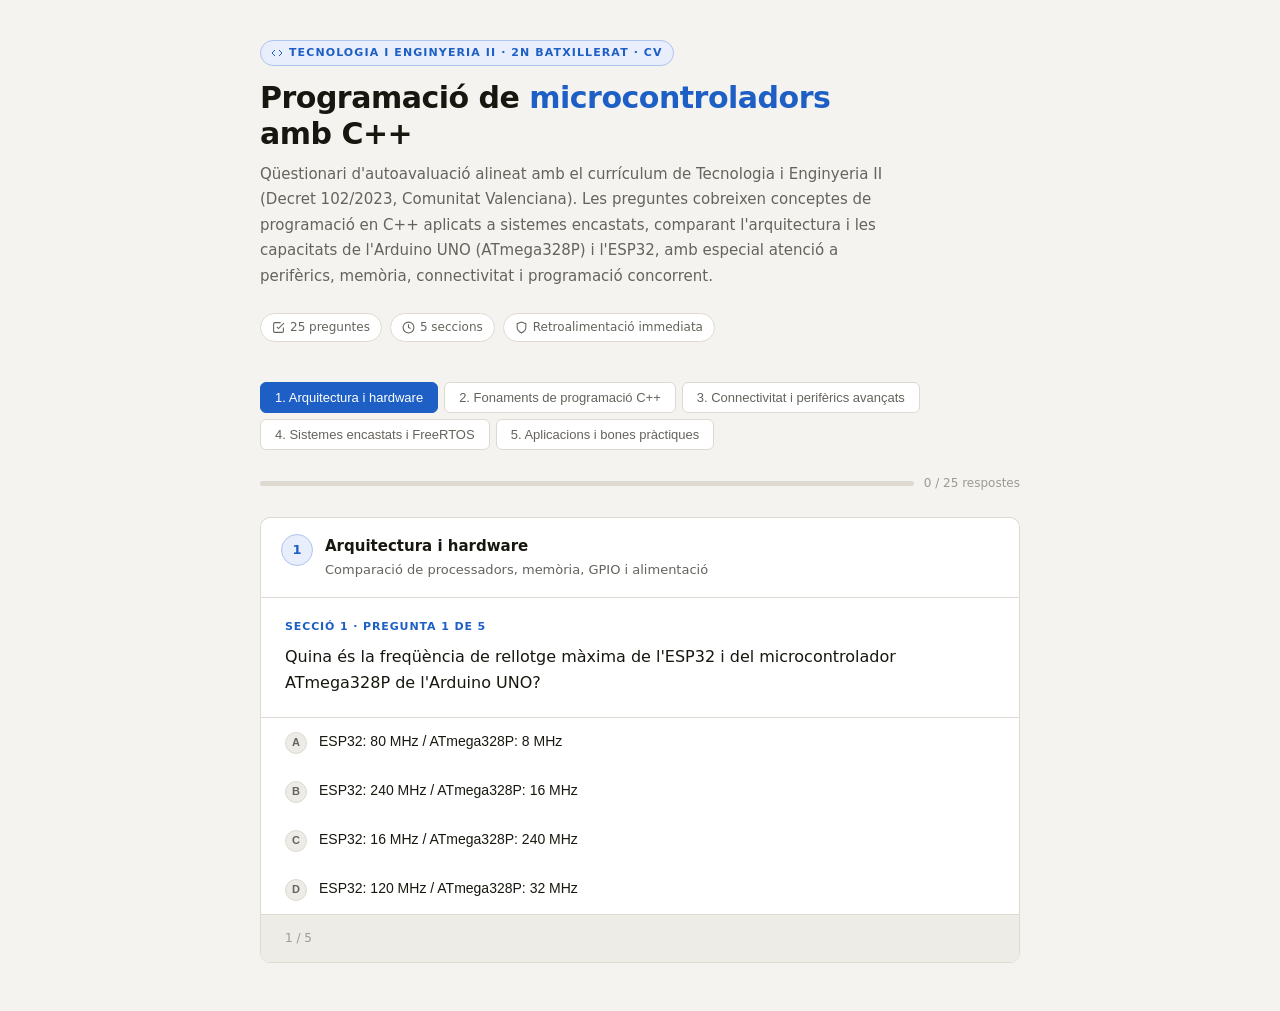
<file: Tasca 1/Claude/quiz_cpp_esp32_arduinoR3.html>
<!DOCTYPE html>
<html lang="ca">
<head>
<meta charset="UTF-8">
<meta name="viewport" content="width=device-width, initial-scale=1.0">
<title>Programació de microcontroladors — Tecnologia i Enginyeria II · 2n Batxillerat</title>
<style>
*, *::before, *::after { box-sizing: border-box; margin: 0; padding: 0; }

:root {
  --bg:         #f4f3ef;
  --surface:    #ffffff;
  --surface2:   #eeece7;
  --border:     #dedad2;
  --text:       #18170f;
  --text-sec:   #65635c;
  --text-muted: #9c9a93;
  --accent:     #1d5fc4;
  --accent-lt:  #e8eefb;
  --accent-bdr: #afc4f0;
  --ok:         #1a6e40;
  --ok-bg:      #e8f5ee;
  --ok-bdr:     #93ccae;
  --err:        #b83030;
  --err-bg:     #fbeaea;
  --err-bdr:    #e8a8a8;
  --warn:       #8a5a00;
  --warn-bg:    #fdf4e0;
  --warn-bdr:   #e8cc80;
  --mono:       'JetBrains Mono','Fira Mono','Courier New',monospace;
  --r:          6px;
  --r-lg:       10px;
}

@media (prefers-color-scheme: dark) {
  :root {
    --bg:         #131210;
    --surface:    #1c1b18;
    --surface2:   #232118;
    --border:     #2c2b26;
    --text:       #e6e3da;
    --text-sec:   #96938a;
    --text-muted: #6a6860;
    --accent:     #5a8ef0;
    --accent-lt:  #182040;
    --accent-bdr: #2c4880;
    --ok:         #3fc878;
    --ok-bg:      #0d2418;
    --ok-bdr:     #1a5230;
    --err:        #f07070;
    --err-bg:     #280e0e;
    --err-bdr:    #602020;
    --warn:       #e0a830;
    --warn-bg:    #261a00;
    --warn-bdr:   #604800;
  }
}

body {
  background: var(--bg);
  color: var(--text);
  font-family: -apple-system, BlinkMacSystemFont, 'Segoe UI', system-ui, sans-serif;
  font-size: 16px;
  line-height: 1.6;
  min-height: 100vh;
  padding: 2.5rem 1rem 3rem;
}

.wrap { max-width: 760px; margin: 0 auto; }

/* ── HERO ── */
.hero {
  margin-bottom: 2.5rem;
}
.hero-eyebrow {
  display: inline-flex;
  align-items: center;
  gap: 6px;
  font-size: 11px;
  font-weight: 600;
  letter-spacing: 0.1em;
  text-transform: uppercase;
  color: var(--accent);
  background: var(--accent-lt);
  border: 1px solid var(--accent-bdr);
  border-radius: 20px;
  padding: 3px 10px;
  margin-bottom: 14px;
}
.hero h1 {
  font-size: clamp(22px, 4vw, 30px);
  font-weight: 700;
  letter-spacing: -0.5px;
  color: var(--text);
  line-height: 1.2;
  margin-bottom: 10px;
}
.hero h1 span { color: var(--accent); }
.hero-desc {
  font-size: 15px;
  color: var(--text-sec);
  line-height: 1.7;
  max-width: 640px;
  margin-bottom: 1.5rem;
}
.hero-meta {
  display: flex;
  flex-wrap: wrap;
  gap: 8px;
}
.pill {
  display: inline-flex;
  align-items: center;
  gap: 5px;
  font-size: 12px;
  color: var(--text-sec);
  background: var(--surface);
  border: 1px solid var(--border);
  border-radius: 20px;
  padding: 4px 11px;
}
.pill svg { width:13px; height:13px; stroke:currentColor; fill:none; stroke-width:2; flex-shrink:0; }

/* ── SECTION TABS ── */
.tab-bar {
  display: flex;
  gap: 6px;
  flex-wrap: wrap;
  margin-bottom: 1.5rem;
}
.tab {
  padding: 7px 14px;
  border-radius: var(--r);
  font-size: 13px;
  font-weight: 500;
  cursor: pointer;
  border: 1px solid var(--border);
  background: var(--surface);
  color: var(--text-sec);
  transition: background 0.12s, color 0.12s, border-color 0.12s;
  white-space: nowrap;
  position: relative;
}
.tab:hover { background: var(--surface2); color: var(--text); }
.tab.active { background: var(--accent); color: #fff; border-color: var(--accent); }
.tab.done   { border-color: var(--ok-bdr); color: var(--ok); background: var(--ok-bg); }
.tab.done::after {
  content: '✓';
  margin-left: 5px;
  font-size: 11px;
}
.tab:focus-visible { outline: 2px solid var(--accent); outline-offset: 2px; }

/* ── OVERALL PROGRESS ── */
.overall-progress {
  display: flex;
  align-items: center;
  gap: 10px;
  margin-bottom: 1.5rem;
}
.pbar-wrap {
  flex: 1;
  height: 5px;
  background: var(--border);
  border-radius: 3px;
  overflow: hidden;
}
.pbar-fill {
  height: 100%;
  background: var(--accent);
  border-radius: 3px;
  transition: width 0.4s ease;
}
.pbar-label {
  font-size: 12px;
  color: var(--text-muted);
  font-variant-numeric: tabular-nums;
  white-space: nowrap;
}

/* ── SECTION HEADER ── */
.section-header {
  display: flex;
  align-items: flex-start;
  gap: 12px;
  padding: 1rem 1.25rem;
  background: var(--surface);
  border: 1px solid var(--border);
  border-radius: var(--r-lg) var(--r-lg) 0 0;
  border-bottom: none;
}
.sec-num {
  width: 32px; height: 32px; min-width: 32px;
  display: flex; align-items: center; justify-content: center;
  background: var(--accent-lt);
  border: 1px solid var(--accent-bdr);
  border-radius: 50%;
  font-size: 13px;
  font-weight: 700;
  color: var(--accent);
}
.sec-info h2 {
  font-size: 15px;
  font-weight: 600;
  color: var(--text);
  margin-bottom: 2px;
}
.sec-info p {
  font-size: 13px;
  color: var(--text-sec);
}

/* ── QUESTION CARD ── */
.q-card {
  background: var(--surface);
  border: 1px solid var(--border);
  border-radius: 0 0 var(--r-lg) var(--r-lg);
  overflow: hidden;
}
.q-body {
  padding: 1.25rem 1.5rem;
  border-bottom: 1px solid var(--border);
}
.q-num {
  font-size: 11px;
  font-weight: 600;
  letter-spacing: 0.08em;
  text-transform: uppercase;
  color: var(--accent);
  margin-bottom: 8px;
}
.q-text {
  font-size: 16px;
  color: var(--text);
  line-height: 1.65;
}
code {
  font-family: var(--mono);
  font-size: 13px;
  background: var(--surface2);
  border: 1px solid var(--border);
  border-radius: 3px;
  padding: 1px 5px;
}

.opts { list-style: none; }
.opt {
  display: flex;
  align-items: flex-start;
  gap: 12px;
  padding: 13px 1.5rem;
  border: none;
  border-bottom: 1px solid var(--border);
  cursor: pointer;
  background: var(--surface);
  width: 100%;
  text-align: left;
  font-size: 14px;
  color: var(--text);
  line-height: 1.55;
  transition: background 0.1s;
}
.opt:last-child { border-bottom: none; }
.opt:hover { background: var(--surface2); }
.opt:focus-visible { outline: 2px solid var(--accent); outline-offset: -2px; }
.opt-badge {
  width: 22px; height: 22px; min-width: 22px;
  display: inline-flex; align-items: center; justify-content: center;
  border-radius: 50%;
  background: var(--surface2);
  border: 1px solid var(--border);
  font-size: 11px; font-weight: 600;
  color: var(--text-sec);
  flex-shrink: 0;
  margin-top: 1px;
  transition: background 0.1s, border-color 0.1s, color 0.1s;
}
.opt.selected           { background: var(--accent-lt); color: var(--accent); pointer-events: none; border-color: transparent; }
.opt.selected .opt-badge{ background: var(--accent); border-color: var(--accent); color: #fff; }
.opt.disabled           { pointer-events: none; opacity: 0.45; }
.opt.correct            { background: var(--ok-bg); color: var(--ok); pointer-events: none; }
.opt.correct .opt-badge { background: var(--ok); border-color: var(--ok); color: #fff; }
.opt.wrong              { background: var(--err-bg); color: var(--err); pointer-events: none; }
.opt.wrong .opt-badge   { background: var(--err); border-color: var(--err); color: #fff; }
.opt.reveal             { background: var(--ok-bg); color: var(--ok); pointer-events: none; opacity: 0.65; }
.opt.reveal .opt-badge  { background: var(--ok); border-color: var(--ok); color: #fff; }

/* answered-notice: neutral confirmation shown after selecting */
.answered-notice {
  display: none;
  padding: 10px 1.5rem;
  font-size: 13px;
  color: var(--text-sec);
  border-top: 1px solid var(--border);
  background: var(--surface2);
  gap: 7px;
  align-items: center;
}
.answered-notice.show { display: flex; }
.answered-notice svg { width:15px; height:15px; stroke:var(--accent); fill:none; stroke-width:2.2; flex-shrink:0; }

/* feedback only shown in results page */
.feedback { display: none; }

/* ── FOOTER BUTTONS ── */
.q-footer {
  padding: 0.875rem 1.5rem;
  display: flex;
  align-items: center;
  justify-content: space-between;
  gap: 10px;
  border-top: 1px solid var(--border);
  background: var(--surface2);
}
.q-footer-left {
  font-size: 12px;
  color: var(--text-muted);
  font-variant-numeric: tabular-nums;
}
.q-footer-right { display: flex; gap: 8px; }

.btn {
  padding: 8px 18px;
  border-radius: var(--r);
  font-size: 13px;
  font-weight: 500;
  cursor: pointer;
  border: 1px solid var(--border);
  background: var(--surface);
  color: var(--text);
  transition: background 0.12s, opacity 0.12s;
  white-space: nowrap;
}
.btn:hover { background: var(--bg); }
.btn:focus-visible { outline: 2px solid var(--accent); outline-offset: 2px; }
.btn-primary {
  background: var(--accent);
  color: #fff;
  border-color: var(--accent);
  display: none;
}
.btn-primary:hover { opacity: 0.88; background: var(--accent); }
.btn-primary.show { display: inline-block; }
.btn-sec-done {
  background: var(--ok);
  color: #fff;
  border-color: var(--ok);
  display: none;
}
.btn-sec-done:hover { opacity: 0.88; background: var(--ok); }
.btn-sec-done.show { display: inline-block; }

/* ── SECTION SCORE BANNER ── */
.sec-result {
  display: none;
  margin-top: 1rem;
  padding: 1rem 1.25rem;
  background: var(--surface);
  border: 1px solid var(--border);
  border-radius: var(--r-lg);
  gap: 12px;
  align-items: center;
}
.sec-result.show { display: flex; }
.sec-result-icon {
  width: 36px; height: 36px; min-width: 36px;
  border-radius: 50%;
  display: flex; align-items: center; justify-content: center;
  font-size: 18px;
}
.sec-result-icon.ok  { background: var(--ok-bg); }
.sec-result-icon.mid { background: var(--warn-bg); }
.sec-result-icon.err { background: var(--err-bg); }
.sec-result-text strong { display: block; font-size: 14px; font-weight: 600; margin-bottom: 2px; }
.sec-result-text span   { font-size: 13px; color: var(--text-sec); }
.sec-result-right { margin-left: auto; }

/* ── FINAL RESULTS ── */
#results { display: none; }
#results.show { display: block; }

.results-hero {
  text-align: center;
  padding: 2rem 1.5rem 1.75rem;
  background: var(--surface);
  border: 1px solid var(--border);
  border-radius: var(--r-lg);
  margin-bottom: 1.5rem;
}
.grade-row {
  display: flex;
  align-items: flex-end;
  justify-content: center;
  gap: 20px;
  margin-bottom: 10px;
  flex-wrap: wrap;
}
.grade-block { text-align: center; }
.grade-label {
  font-size: 10px;
  font-weight: 700;
  letter-spacing: 0.1em;
  text-transform: uppercase;
  color: var(--text-muted);
  margin-bottom: 4px;
}
.score-big {
  font-size: 56px;
  font-weight: 800;
  letter-spacing: -2px;
  color: var(--text);
  line-height: 1;
  font-variant-numeric: tabular-nums;
}
.grade-nota {
  font-size: 64px;
  font-weight: 800;
  letter-spacing: -3px;
  line-height: 1;
  font-variant-numeric: tabular-nums;
}
.grade-nota.excel  { color: var(--ok); }
.grade-nota.notable{ color: #2563c4; }
.grade-nota.be     { color: var(--warn); }
.grade-nota.sufic  { color: #c07000; }
.grade-nota.insuf  { color: var(--err); }
.grade-divider { width: 1px; height: 50px; background: var(--border); align-self: center; }
.grade-qlabel {
  font-size: 13px;
  font-weight: 600;
  margin-top: 5px;
}
.grade-qlabel.excel  { color: var(--ok); }
.grade-qlabel.notable{ color: #2563c4; }
.grade-qlabel.be     { color: var(--warn); }
.grade-qlabel.sufic  { color: #c07000; }
.grade-qlabel.insuf  { color: var(--err); }
.score-sub { font-size: 14px; color: var(--text-sec); margin: 0 0 1.25rem; }
.score-meter {
  height: 8px;
  background: var(--surface2);
  border-radius: 4px;
  overflow: hidden;
  max-width: 320px;
  margin: 0 auto 12px;
}
.score-meter-fill { height: 100%; border-radius: 4px; transition: width 1s ease; }
.score-msg { font-size: 14px; color: var(--text-sec); font-style: italic; }

/* Section breakdown */
.breakdown {
  display: grid;
  grid-template-columns: repeat(auto-fit, minmax(130px, 1fr));
  gap: 8px;
  margin-bottom: 1.5rem;
}
.breakdown-item {
  background: var(--surface);
  border: 1px solid var(--border);
  border-radius: var(--r-lg);
  padding: 12px;
  text-align: center;
}
.breakdown-item .bi-score { font-size: 22px; font-weight: 700; color: var(--text); font-variant-numeric: tabular-nums; }
.breakdown-item .bi-label { font-size: 11px; color: var(--text-muted); margin-top: 2px; }
.breakdown-item .bi-name  { font-size: 12px; color: var(--text-sec); margin-top: 4px; }

/* Review */
.review-head {
  font-size: 11px;
  font-weight: 700;
  letter-spacing: 0.09em;
  text-transform: uppercase;
  color: var(--text-muted);
  margin-bottom: 10px;
}
.review-sec-title {
  font-size: 13px;
  font-weight: 600;
  color: var(--text-sec);
  margin: 1rem 0 6px;
  padding-bottom: 4px;
  border-bottom: 1px solid var(--border);
}
.review-item {
  background: var(--surface);
  border: 1px solid var(--border);
  border-left: 3px solid;
  border-radius: 0 var(--r) var(--r) 0;
  padding: 12px 14px;
  margin-bottom: 6px;
  font-size: 13px;
  line-height: 1.6;
}
.review-item.ok  { border-left-color: var(--ok);  background: var(--ok-bg); }
.review-item.err { border-left-color: var(--err); background: var(--err-bg); }
.review-q { font-weight: 600; color: var(--text); margin-bottom: 5px; }
.review-row { display:flex; gap:6px; align-items:baseline; margin-bottom:3px; font-size:13px; }
.review-row-label { color: var(--text-muted); min-width: 110px; flex-shrink:0; font-size:12px; }
.review-ans  { color: var(--err); font-weight:500; }
.review-corr { color: var(--ok);  font-weight:500; }
.review-your-ok { color: var(--ok); font-weight:500; }
.review-exp {
  font-size: 12px;
  color: var(--text-sec);
  border-top: 1px solid var(--border);
  padding-top: 7px;
  margin-top: 7px;
  font-style: italic;
  line-height: 1.65;
}

.btn-restart {
  display: block;
  width: 100%;
  margin-top: 1.5rem;
  padding: 11px;
  background: transparent;
  color: var(--text);
  border: 1px solid var(--border);
  border-radius: var(--r);
  font-size: 14px;
  font-weight: 500;
  cursor: pointer;
  transition: background 0.12s;
  text-align: center;
}
.btn-restart:hover { background: var(--surface2); }
.btn-restart:focus-visible { outline: 2px solid var(--accent); outline-offset: 2px; }

@media (max-width: 520px) {
  body { padding: 1.25rem 0.75rem 2rem; }
  .q-body, .q-footer { padding-left: 1rem; padding-right: 1rem; }
  .opt { padding-left: 1rem; padding-right: 1rem; }
  .feedback { padding-left: 1rem; padding-right: 1rem; }
  .section-header { padding: 0.875rem 1rem; }
  .score-big { font-size: 42px; }
  .tab { font-size: 12px; padding: 6px 10px; }
}
</style>
</head>
<body>
<div class="wrap" role="main">

  <!-- HERO -->
  <header class="hero">
    <div class="hero-eyebrow">
      <svg viewBox="0 0 24 24" width="12" height="12" stroke="currentColor" fill="none" stroke-width="2"><polyline points="16 18 22 12 16 6"/><polyline points="8 6 2 12 8 18"/></svg>
      Tecnologia i Enginyeria II · 2n Batxillerat · CV
    </div>
    <h1>Programació de <span>microcontroladors</span><br>amb C++</h1>
    <p class="hero-desc">
      Qüestionari d'autoavaluació alineat amb el currículum de Tecnologia i Enginyeria II
      (Decret 102/2023, Comunitat Valenciana). Les preguntes cobreixen conceptes de programació
      en C++ aplicats a sistemes encastats, comparant l'arquitectura i les capacitats de
      l'Arduino UNO (ATmega328P) i l'ESP32, amb especial atenció a perifèrics, memòria,
      connectivitat i programació concorrent.
    </p>
    <div class="hero-meta">
      <span class="pill">
        <svg viewBox="0 0 24 24"><path d="M9 11l3 3L22 4"/><path d="M21 12v7a2 2 0 01-2 2H5a2 2 0 01-2-2V5a2 2 0 012-2h11"/></svg>
        25 preguntes
      </span>
      <span class="pill">
        <svg viewBox="0 0 24 24"><circle cx="12" cy="12" r="10"/><polyline points="12 6 12 12 16 14"/></svg>
        5 seccions
      </span>
      <span class="pill">
        <svg viewBox="0 0 24 24"><path d="M12 22s8-4 8-10V5l-8-3-8 3v7c0 6 8 10 8 10z"/></svg>
        Retroalimentació immediata
      </span>
    </div>
  </header>

  <!-- SECTION TABS -->
  <nav class="tab-bar" role="tablist" aria-label="Seccions del qüestionari" id="tabbar"></nav>

  <!-- OVERALL PROGRESS -->
  <div class="overall-progress" aria-label="Progrés global">
    <div class="pbar-wrap" role="progressbar" aria-valuemin="0" aria-valuemax="25" id="pbar-global">
      <div class="pbar-fill" id="pfill" style="width:0%"></div>
    </div>
    <span class="pbar-label" id="plabel">0 / 25 respostes</span>
  </div>

  <!-- QUIZ AREA -->
  <div id="quiz-area">
    <div class="section-header" id="sec-header">
      <div class="sec-num" id="sec-num">1</div>
      <div class="sec-info">
        <h2 id="sec-title"></h2>
        <p id="sec-desc"></p>
      </div>
    </div>
    <section class="q-card" id="qcard" aria-label="Pregunta actual">
      <div class="q-body">
        <div class="q-num" id="qnum"></div>
        <p class="q-text" id="qtext"></p>
      </div>
      <ul class="opts" id="opts" role="list"></ul>
      <div class="answered-notice" id="answered-notice" aria-live="polite">
        <svg viewBox="0 0 24 24" aria-hidden="true"><path d="M20 6L9 17l-5-5"/></svg>
        <span>Resposta registrada. Veuràs la retroalimentació en acabar el qüestionari.</span>
      </div>
      <div class="feedback" id="feedback" aria-live="polite" aria-atomic="true">
        <span class="fb-icon" id="fb-icon"></span>
        <span id="fb-text"></span>
      </div>
      <div class="q-footer">
        <span class="q-footer-left" id="q-counter"></span>
        <div class="q-footer-right">
          <button class="btn btn-primary" id="btn-next" type="button">Següent →</button>
          <button class="btn btn-sec-done" id="btn-sec-end" type="button"></button>
        </div>
      </div>
    </section>
    <div class="sec-result" id="sec-result" role="status" aria-live="polite">
      <div class="sec-result-icon" id="sr-icon"></div>
      <div class="sec-result-text">
        <strong id="sr-strong"></strong>
        <span id="sr-span"></span>
      </div>
      <div class="sec-result-right">
        <button class="btn btn-primary show" id="btn-next-sec" type="button"></button>
      </div>
    </div>
  </div>

  <!-- RESULTS -->
  <div id="results" aria-label="Resultats finals">
    <div class="results-hero">
      <div class="grade-row">
        <div class="grade-block">
          <div class="grade-label">Respostes correctes</div>
          <div class="score-big" id="score-big"></div>
        </div>
        <div class="grade-divider"></div>
        <div class="grade-block">
          <div class="grade-label">Nota</div>
          <div class="grade-nota" id="grade-nota"></div>
          <div class="grade-qlabel" id="grade-qlabel"></div>
        </div>
      </div>
      <div class="score-sub" id="score-sub"></div>
      <div class="score-meter"><div class="score-meter-fill" id="score-fill"></div></div>
      <div class="score-msg" id="score-msg"></div>
    </div>
    <div class="breakdown" id="breakdown"></div>
    <div class="review-head">Retroalimentació per secció</div>
    <div id="review-list"></div>
    <button class="btn-restart" type="button" onclick="restart()">↺ Tornar a començar</button>
  </div>

</div><!-- /wrap -->

<script>
const SECTIONS = [
  {
    num: 1,
    title: "Arquitectura i hardware",
    desc: "Comparació de processadors, memòria, GPIO i alimentació",
    qs: [
      {
        q: "Quina és la freqüència de rellotge màxima de l'ESP32 i del microcontrolador ATmega328P de l'Arduino UNO?",
        opts: ["ESP32: 80 MHz / ATmega328P: 8 MHz","ESP32: 240 MHz / ATmega328P: 16 MHz","ESP32: 16 MHz / ATmega328P: 240 MHz","ESP32: 120 MHz / ATmega328P: 32 MHz"],
        ans: 1,
        exp: "L'ESP32 incorpora un processador dual-core Xtensa LX6 configurable fins a 240 MHz. L'Arduino UNO usa l'ATmega328P, un microcontrolador AVR de 8 bits que funciona a 16 MHz amb un oscil·lador extern de cristall."
      },
      {
        q: "Quina tensió d'alimentació dels pins GPIO distingeix l'ESP32 de l'Arduino UNO, i quina implicació pràctica té?",
        opts: ["Ambdós treballen a 5 V; no hi ha cap diferència","L'ESP32 treballa a 3,3 V; connectar senyals de 5 V directament pot danyar-lo","L'Arduino UNO treballa a 3,3 V; l'ESP32 a 5 V","Ambdós accepten de 1,8 V a 5,5 V sense cap adaptació"],
        ans: 1,
        exp: "L'ESP32 és un dispositiu de 3,3 V i els seus pins GPIO NO toleren 5 V. L'Arduino UNO treballa a 5 V. Per interfaçar-los cal un divisor de tensió o un convertidor de nivell lògic per no malmetre l'ESP32."
      },
      {
        q: "Quanta memòria Flash de programa té l'ESP32 WROOM-32 en comparació amb l'Arduino UNO?",
        opts: ["ESP32: 32 KB / Arduino UNO: 4 MB","ESP32: 4 MB / Arduino UNO: 32 KB","Ambdós: 256 KB","ESP32: 512 KB / Arduino UNO: 128 KB"],
        ans: 1,
        exp: "L'ESP32 WROOM-32 incorpora 4 MB de memòria Flash SPI externa. L'Arduino UNO té 32 KB de Flash interna a l'ATmega328P. Aquesta diferència de ×125 permet emmagatzemar sistemes de fitxers, pàgines web o actualitzacions OTA a l'ESP32."
      },
      {
        q: "Quina és la resolució de l'ADC de l'ESP32 per defecte, i com es diferencia de la de l'Arduino UNO?",
        opts: ["ESP32: 8 bits (0–255) / Arduino UNO: 12 bits (0–4095)","ESP32: 12 bits (0–4095) / Arduino UNO: 10 bits (0–1023)","Ambdós: 10 bits (0–1023)","ESP32: 16 bits / Arduino UNO: 8 bits"],
        ans: 1,
        exp: "L'ESP32 té un ADC de 12 bits (valors 0–4095) que ofereix major resolució que el de 10 bits de l'Arduino UNO (0–1023). Atenció: l'ADC de l'ESP32 presenta una certa no linealitat que cal compensar en aplicacions de precisió."
      },
      {
        q: "Quantes UART hardware disposa l'ESP32, i quantes té l'Arduino UNO?",
        opts: ["ESP32: 1 / Arduino UNO: 3","ESP32: 3 (UART0, UART1, UART2) / Arduino UNO: 1","Ambdós: 2","ESP32: 2 / Arduino UNO: 1"],
        ans: 1,
        exp: "L'ESP32 té 3 UART hardware: UART0 (depuració/càrrega), UART1 i UART2 (usos generals). L'Arduino UNO només té 1 UART hardware. Tenir-ne 3 permet comunicar-se simultàniament amb múltiples mòduls (GPS, GSM, Bluetooth extern) sense emular ports per software."
      }
    ]
  },
  {
    num: 2,
    title: "Fonaments de programació C++",
    desc: "Funcions bàsiques, tipus de dades, I/O digital i analògica",
    qs: [
      {
        q: "Quina és la diferència entre les funcions setup() i loop() en Arduino Framework?",
        opts: ["setup() s'executa en bucle; loop() s'executa una vegada","setup() s'executa una vegada en arrencar; loop() s'executa indefinidament","Ambdues s'executen una sola vegada","loop() s'executa només si setup() retorna true"],
        ans: 1,
        exp: "setup() s'executa una sola vegada en l'arrencada (o rearranc) del microcontrolador. S'utilitza per inicialitzar pins, biblioteques i perifèrics. loop() s'executa indefinidament a continuació i conté la lògica principal del programa. Aquesta estructura és idèntica a Arduino UNO i ESP32."
      },
      {
        q: "Quina instrucció C++ configura el pin 9 com a entrada amb resistència pull-up interna en Arduino Framework?",
        opts: ["pinMode(9, OUTPUT);","digitalWrite(9, HIGH);","pinMode(9, INPUT_PULLUP);","analogWrite(9, 255);"],
        ans: 2,
        exp: "pinMode(9, INPUT_PULLUP) configura el pin com a entrada i activa la resistència de pull-up interna (~20-50 kΩ a l'ATmega328P, ~45 kΩ a l'ESP32). Amb pull-up, el pin llegeix HIGH quan el botó no es prem i LOW quan es prem (lògica inversa). Evita resistències externes."
      },
      {
        q: "Quin és el valor màxim que retorna analogRead() a l'Arduino UNO i a l'ESP32 (configuració per defecte)?",
        opts: ["Arduino UNO: 4095 / ESP32: 1023","Arduino UNO: 1023 / ESP32: 4095","Ambdós: 255","Ambdós: 1023"],
        ans: 1,
        exp: "L'Arduino UNO té un ADC de 10 bits: retorna valors de 0 a 1023. L'ESP32 té un ADC de 12 bits: retorna 0 a 4095. Cal tenir-ho en compte en calcular tensions (V = lectura × Vref / max) per no cometre errors de factor en els càlculs."
      },
      {
        q: "Quina diferència hi ha entre delay(1000) i millis() per gestionar temps en un microcontrolador?",
        opts: ["delay() és no bloquejant; millis() és bloquejant","millis() retorna el temps transcorregut i permet codi no bloquejant; delay() paralitza tota l'execució","millis() és més precisa però ocupa més memòria","No hi ha cap diferència funcional"],
        ans: 1,
        exp: "delay() atura l'execució del processador durant el temps especificat: durant aquest temps no es pot llegir sensors, atendre interrupcions per software ni executar cap altra tasca. millis() retorna els mil·lisegons transcorreguts des del rearranc i permet implementar temporitzadors no bloquejants, essencials en sistemes reactius."
      },
      {
        q: "En C++ per a microcontroladors, per a qué s'utilitza el qualificador volatile en una variable?",
        opts: ["Per guardar-la en la memòria Flash en lloc de la RAM","Per indicar al compilador que la variable pot canviar fora del flux normal (p.ex. en una ISR), evitant optimitzacions incorrectes","Per fer la variable de tipus enter de 32 bits","Per declarar una variable constant que no pot modificar-se"],
        ans: 1,
        exp: "El compilador C++ pot «memoritzar» el valor d'una variable en un registre per eficiència. Si una ISR modifica la variable, el codi principal podria usar el valor antic (en caché). volatile força el compilador a llegir sempre el valor directament de la memòria, garantint coherència en variables compartides entre ISR i codi principal."
      }
    ]
  },
  {
    num: 3,
    title: "Connectivitat i perifèrics avançats",
    desc: "Wi-Fi, Bluetooth, interrupcions i comunicació sèrie",
    qs: [
      {
        q: "Quina biblioteca i mètode s'utilitzen per connectar l'ESP32 a una xarxa Wi-Fi en Arduino Framework?",
        opts: ["#include <Ethernet.h> i Ethernet.begin(ssid, pass)","#include <WiFi.h> i WiFi.begin(ssid, password)","#include <ESP32Net.h> i ESP32.connect(ssid)","#include <Network.h> i Network.start(ssid, pass)"],
        ans: 1,
        exp: "La biblioteca WiFi.h (inclosa en el paquet ESP32 per a Arduino) proporciona WiFi.begin(ssid, password) per iniciar la connexió. L'estat es comprova amb WiFi.status() == WL_CONNECTED. L'Arduino UNO no té Wi-Fi integrat i requeriria un mòdul extern com l'ESP8266 com a coprocessador."
      },
      {
        q: "Com s'adjunta una rutina de servei d'interrupció (ISR) a un pin GPIO en Arduino Framework?",
        opts: ["interrupt(pin, ISR, RISING);","attachInterrupt(digitalPinToInterrupt(pin), myISR, RISING);","setInterrupt(pin, myISR, RISING);","ISR.attach(pin, RISING);"],
        ans: 1,
        exp: "attachInterrupt(digitalPinToInterrupt(pin), myISR, mode) és la funció estàndard. digitalPinToInterrupt() converteix el número de pin al número d'interrupció corresponent (necessari perquè a l'Arduino UNO no tots els pins suporten interrupcions). El mode pot ser RISING, FALLING, CHANGE o LOW."
      },
      {
        q: "A l'ESP32, per qué les ISR s'han de declarar amb l'atribut IRAM_ATTR?",
        opts: ["Per augmentar la freqüència del pin durant la interrupció","Per forçar que el codi de la ISR s'emmagatzemi i s'executi des de la IRAM (memòria interna ràpida) i no des de la Flash externa, que pot estar en caché o accés lent","Per desactivar el mode de baix consum durant la ISR","Per habilitar el doble nucli durant la interrupció"],
        ans: 1,
        exp: "L'ESP32 executa el codi des de la Flash externa (SPI Flash), però l'accés pot ser lent o estar en caché. Les interrupcions requereixen temps de resposta mínim. IRAM_ATTR força que la funció residisca en la IRAM (Internal RAM, 192 KB) que té accés d'un sol cicle, garantint latències baixes i reproducibles."
      },
      {
        q: "Quin problema específic de l'ESP32 afecta les lectures de l'ADC quan el Wi-Fi està actiu?",
        opts: ["El Wi-Fi redueix la freqüència de mostreig a 100 Hz","L'ADC2 (pins GPIO0, 2, 4, 12–15, 25–27) no pot usar-se mentre el Wi-Fi està actiu; cal usar l'ADC1 (GPIO32–39)","El Wi-Fi desactiva completament tots els ADC de l'ESP32","No hi ha cap interferència entre Wi-Fi i ADC"],
        ans: 1,
        exp: "L'ADC2 de l'ESP32 comparteix recursos de hardware amb el driver Wi-Fi. Quan el Wi-Fi està actiu, els intents de lectura per l'ADC2 retornen errors o valors incorrectes. La solució és usar els pins de l'ADC1 (GPIO32 a GPIO39) per a totes les lectures analògiques quan es necessita Wi-Fi simultàniament."
      },
      {
        q: "Com s'utilitza el Bluetooth Classic de l'ESP32 per enviar dades com si fos un port sèrie?",
        opts: ["#include <BLE.h> i BLE.println(dada)","#include <BluetoothSerial.h>, declarar BluetoothSerial SerialBT i usar SerialBT.println(dada)","#include <BT.h> i Serial2.begin(BT_MODE)","No és possible sense hardware Bluetooth extern"],
        ans: 1,
        exp: "La biblioteca BluetoothSerial.h, inclosa en el paquet Arduino per a ESP32, implementa el perfil SPP (Serial Port Profile). Es declara un objecte BluetoothSerial, s'inicia amb SerialBT.begin(\"NomDispositiu\") i s'usen mètodes com println(), disponibles(), i read(). L'Arduino UNO no té Bluetooth integrat."
      }
    ]
  },
  {
    num: 4,
    title: "Sistemes encastats i FreeRTOS",
    desc: "Programació concurrent, watchdog i gestió de memòria",
    qs: [
      {
        q: "Quin sistema operatiu en temps real (RTOS) integra l'ESP32 i quina funció s'usa per crear tasques?",
        opts:["ThreadX i osThreadNew()","FreeRTOS i xTaskCreate() o xTaskCreatePinnedToCore()","Zephyr i k_thread_create()","RIOT-OS i thread_create()"],
        ans: 1,
        exp: "L'ESP32 inclou FreeRTOS com a part del seu framework (ESP-IDF). xTaskCreate() crea una tasca que pot executar-se «simultàniament» (en realitat, de forma preemptiva). xTaskCreatePinnedToCore() permet assignar la tasca a un nucli específic (0 o 1). L'Arduino UNO no disposa d'RTOS integrat."
      },
      {
        q: "Per qué usar delay() llargs dins d'una tasca FreeRTOS a l'ESP32 pot causar un reinici del sistema?",
        opts: ["delay() allibera memòria que FreeRTOS necessita","delay() bloqueja el processador i impedeix que el Watchdog Timer (WDT) es reseti dins el temps establert, provocant un reinici per seguretat","delay() canvia la prioritat de la tasca a 0 i el planificador la elimina","delay() és incompatible amb FreeRTOS en l'ESP32"],
        ans: 1,
        exp: "L'ESP32 té un Watchdog Timer de tasca. Si una tasca no cedeix el control al planificador FreeRTOS dins d'un interval (per defecte ~5 s), el WDT reinicia el sistema. delay() de l'Arduino Framework es mapeja a vTaskDelay(), però blocs molt llargs o bucles buits sense yield() poden disparar el WDT. La solució és usar vTaskDelay() explícitament."
      },
      {
        q: "Com s'emmagatzemen dades de forma persistent en l'ESP32 perquè sobrevisquen a un tall de corrent?",
        opts: ["EEPROM.put(), exactament igual que a l'Arduino UNO","Amb la biblioteca Preferences i funcions com putInt(), putString(), etc., que usen la partició NVS de la Flash","Escrivint directament en adreces de la RAM estàtica","Amb la funció nvs_write() de la llibreria libc estàndard"],
        ans: 1,
        exp: "L'ESP32 usa la biblioteca Preferences (basada en el sistema NVS d'ESP-IDF) per emmagatzemar parells clau-valor en una partició de la Flash. L'Arduino UNO usa la biblioteca EEPROM (memòria EEPROM interna del ATmega328P, ~1 KB). Tots dos sistemes persisteixen dades davant de talls de corrent."
      },
      {
        q: "Quin és el framework de desenvolupament oficial d'Espressif per a l'ESP32 que ofereix accés complet al hardware sense la capa d'abstracció Arduino?",
        opts: ["ESP-SDK","ESP-IDF (Espressif IoT Development Framework)","ESP-RTOS","Arduino-ESP Core"],
        ans: 1,
        exp: "ESP-IDF és el framework oficial d'Espressif basat en FreeRTOS. Ofereix accés complet a tots els drivers, particions de memòria, modes de baix consum, seguretat i perifèrics de l'ESP32. Arduino Framework per a ESP32 és una capa d'abstracció que s'executa sobre ESP-IDF, simplificant el desenvolupament a cost de menys control."
      },
      {
        q: "En el context de FreeRTOS a l'ESP32, quin mecanisme s'usa per passar dades de forma segura entre dues tasques concurrents?",
        opts: ["Variables globals amb volatile","Cues (Queues) de FreeRTOS: xQueueCreate(), xQueueSend() i xQueueReceive()","Funcions d'interrupció compartides","Semàfors binaris únicament"],
        ans: 1,
        exp: "Les Queues (cues) de FreeRTOS són el mecanisme preferit per passar dades entre tasques de manera segura (thread-safe). xQueueCreate() crea la cua, xQueueSend() hi afegeix elements i xQueueReceive() els consumeix. Les variables globals amb volatile no garanteixen atomicitat en operacions de múltiples bytes i poden generar condicions de carrera."
      }
    ]
  },
  {
    num: 5,
    title: "Aplicacions i bones pràctiques",
    desc: "Servidors web, actualitzacions OTA, depuració i disseny de sistemes",
    qs: [
      {
        q: "Quina biblioteca permet crear un servidor HTTP senzill a l'ESP32 en Arduino Framework?",
        opts: ["#include <Ethernet.h> (igual que a Arduino UNO)","#include <WebServer.h> i crear un objecte WebServer server(80)","#include <HTTP.h> i usar HTTP.listen(80)","#include <TCPServer.h> i usar server.bind(80)"],
        ans: 1,
        exp: "La biblioteca WebServer.h (inclosa en el paquet ESP32 per a Arduino) permet crear servidors HTTP en poques línies. Es defineix l'objecte WebServer server(80), es registren manejadors de rutes amb server.on(\"/ruta\", callback) i s'inicia amb server.begin(). L'Arduino UNO no pot fer-ho sense un shield Ethernet o Wi-Fi extern."
      },
      {
        q: "Qué significa OTA (Over-The-Air) en el context de l'ESP32 i quin avantatge ofereix respecte a l'Arduino UNO?",
        opts: ["És un estàndard de comunicació Bluetooth per a dispositius IoT","Permet actualitzar el firmware de l'ESP32 via Wi-Fi sense connexió física per cable; l'Arduino UNO no suporta OTA sense hardware addicional","Optimitza el codi en temps real mentre s'executa","És un mode de baix consum que redueix el consum a 10 µA"],
        ans: 1,
        exp: "OTA (Over-The-Air) permet enviar un nou firmware a l'ESP32 a través de la xarxa Wi-Fi, sense necessitat de connexió USB. Resulta essencial en dispositius IoT desplegats en ubicacions de difícil accés. La biblioteca ArduinoOTA simplifica la implementació. L'Arduino UNO, sense Wi-Fi integrat, no admet OTA natiu."
      },
      {
        q: "En un sistema encastat amb Arduino, quina pràctica és recomanable per evitar problemes de memòria amb cadenes de text constants?",
        opts: ["Usar sempre tipus char* en lloc de String","Emmagatzemar les cadenes literals en la Flash amb la macro F() per no ocupar RAM: Serial.println(F(\"Hola\"))","Declarar totes les cadenes com a variables globals","Usar memcpy() en lloc d'assignació directa"],
        ans: 1,
        exp: "En l'ATmega328P (Arduino UNO) la RAM és molt limitada (2 KB). Per defecte, les cadenes literals s'emmagatzemen en la RAM. La macro F() força l'emmagatzematge a la Flash, estalviant RAM. A l'ESP32 (512 KB de RAM) no és tan crític, però segueix sent una bona pràctica. L'ESP32 també suporta F() per compatibilitat."
      },
      {
        q: "En quin ordre s'han de comprovar les connexions quan un sensor analògic dona lectures erràtiques en un circuit amb ESP32?",
        opts: ["Primer reinstal·lar l'IDE, després revisar el codi","Primer verificar la tensió d'alimentació (3,3 V) i les connexions físiques; comprovar que no s'usa ADC2 amb Wi-Fi actiu; revisar el codi de conversió de la lectura a unitats físiques","Substituir immediatament el sensor per un de nou","Augmentar la freqüència de mostreig per obtenir més dades"],
        ans: 1,
        exp: "Un procés sistemàtic de depuració hardware inclou: (1) verificar la tensió de referència (3,3 V, no 5 V) i les connexions; (2) comprovar que el pin pertany a l'ADC1 si el Wi-Fi està actiu; (3) revisar la fórmula de conversió (V = lectura × 3,3 / 4095); (4) afegir filtrat de senyal si cal. Seguir un ordre evita substituir components innecessàriament."
      },
      {
        q: "Quina és la diferència fonamental entre la programació orientada a events (interrupcions) i el polling continu en sistemes encastats?",
        opts: ["El polling és sempre millor perquè no interromp l'execució principal","Les interrupcions responen a events de forma immediata i eficient energèticament; el polling comprova contínuament l'estat d'un pin en el loop() consumint cicles de CPU innecessàriament quan no hi ha canvis","El polling és més ràpid que les interrupcions en tots els casos","No hi ha diferència pràctica en microcontroladors moderns"],
        ans: 1,
        exp: "En el polling, el microcontrolador comprova constantment l'estat d'un pin en cada iteració del loop(), consumint CPU fins i tot quan no hi ha cap event. Amb interrupcions, el hardware avisa el processador quan es produeix el canvi, alliberant la CPU per altres tasques i reduint el consum energètic. En sistemes de baix consum (mode sleep a l'ESP32) les interrupcions són imprescindibles."
      }
    ]
  }
];

// ── State ──────────────────────────────────────────────────────────
let curSec = 0, curQ = 0, answered = false;
let secAnswers = SECTIONS.map(s => s.qs.map(() => null)); // null | {ok, chosen, correct, exp, q}
let secDone    = SECTIONS.map(() => false);

const LETTERS = ['A','B','C','D'];
const totalQ  = SECTIONS.reduce((a, s) => a + s.qs.length, 0);

// ── Build tabs ─────────────────────────────────────────────────────
function buildTabs() {
  const bar = document.getElementById('tabbar');
  bar.innerHTML = '';
  SECTIONS.forEach((s, i) => {
    const btn = document.createElement('button');
    btn.className = 'tab' + (i === curSec ? ' active' : '') + (secDone[i] ? ' done' : '');
    btn.textContent = `${s.num}. ${s.title}`;
    btn.setAttribute('role', 'tab');
    btn.setAttribute('aria-selected', i === curSec ? 'true' : 'false');
    btn.type = 'button';
    btn.onclick = () => goSection(i);
    bar.appendChild(btn);
  });
}

// ── Overall progress ───────────────────────────────────────────────
function updateProgress() {
  const done = secAnswers.flat().filter(a => a !== null).length;
  const pct  = Math.round((done / totalQ) * 100);
  document.getElementById('pfill').style.width = pct + '%';
  document.getElementById('plabel').textContent = `${done} / ${totalQ} respostes`;
  document.getElementById('pbar-global').setAttribute('aria-valuenow', done);
}

// ── Render question ────────────────────────────────────────────────
function render() {
  const sec = SECTIONS[curSec];
  const q   = sec.qs[curQ];
  const prev = secAnswers[curSec][curQ];

  document.getElementById('sec-num').textContent   = sec.num;
  document.getElementById('sec-title').textContent = sec.title;
  document.getElementById('sec-desc').textContent  = sec.desc;
  document.getElementById('qnum').textContent      = `Secció ${sec.num} · Pregunta ${curQ + 1} de ${sec.qs.length}`;
  document.getElementById('qtext').innerHTML       = q.q;
  document.getElementById('q-counter').textContent = `${curQ + 1} / ${sec.qs.length}`;

  const ul = document.getElementById('opts');
  ul.innerHTML = '';
  q.opts.forEach((o, i) => {
    const li  = document.createElement('li');
    li.setAttribute('role','listitem');
    const btn = document.createElement('button');
    btn.className = 'opt';
    btn.type = 'button';
    btn.innerHTML = `<span class="opt-badge">${LETTERS[i]}</span><span>${o}</span>`;
    if (prev !== null) {
      // show only which was selected (neutral blue), no correct/wrong reveal
      btn.classList.add('disabled');
      if (i === prev.chosenIdx) btn.classList.add('selected');
    } else {
      btn.onclick = () => select(i);
    }
    li.appendChild(btn);
    ul.appendChild(li);
  });

  // Show answered-notice if already answered
  const an = document.getElementById('answered-notice');
  an.className = prev !== null ? 'answered-notice show' : 'answered-notice';

  // Section result banner
  const sr = document.getElementById('sec-result');
  sr.className = 'sec-result';

  buildTabs();
  updateProgress();
  answered = (prev !== null);
  showNavButtons(prev !== null);
}

function showNavButtons(show) {
  const isLast = curQ === SECTIONS[curSec].qs.length - 1;
  const isLastSec = curSec === SECTIONS.length - 1;
  const bn = document.getElementById('btn-next');
  const bs = document.getElementById('btn-sec-end');

  if (show) {
    if (!isLast) {
      bn.className = 'btn btn-primary show';
      bn.textContent = 'Següent →';
      bs.className = 'btn btn-sec-done';
    } else {
      bn.className = 'btn btn-primary';
      bs.className = 'btn btn-sec-done show';
      bs.textContent = isLastSec ? 'Veure resultats →' : 'Finalitzar secció →';
    }
  } else {
    bn.className = 'btn btn-primary';
    bs.className = 'btn btn-sec-done';
  }
}

// ── Select answer ──────────────────────────────────────────────────
function select(i) {
  if (answered) return;
  answered = true;
  const sec = SECTIONS[curSec];
  const q   = sec.qs[curQ];
  const ok  = (i === q.ans);

  const btns = document.querySelectorAll('.opt');
  btns.forEach((b, idx) => {
    b.classList.add('disabled');
    if (idx === q.ans) b.classList.add('correct');
    else if (idx === i && !ok) b.classList.add('wrong');
  });

  secAnswers[curSec][curQ] = {
    ok, chosenIdx: i,
    chosen: q.opts[i], correct: q.opts[q.ans],
    exp: q.exp, q: q.q
  };

  const fb = document.getElementById('feedback');
  fb.className = 'feedback show ' + (ok ? 'ok' : 'err');
  document.getElementById('fb-icon').textContent = ok ? '✓' : '✗';
  document.getElementById('fb-text').textContent = (ok ? 'Correcte! ' : 'Incorrecte. ') + q.exp;

  updateProgress();
  showNavButtons(true);
}

// ── Navigation ─────────────────────────────────────────────────────
document.getElementById('btn-next').addEventListener('click', () => {
  if (curQ < SECTIONS[curSec].qs.length - 1) { curQ++; render(); }
});

document.getElementById('btn-sec-end').addEventListener('click', () => {
  finishSection();
});

document.getElementById('btn-next-sec').addEventListener('click', () => {
  const nxt = parseInt(document.getElementById('btn-next-sec').dataset.next, 10);
  if (nxt >= SECTIONS.length) { showResults(); return; }
  goSection(nxt);
});

function finishSection() {
  secDone[curSec] = true;
  const score = secAnswers[curSec].filter(a => a && a.ok).length;
  const total = SECTIONS[curSec].qs.length;
  const pct   = Math.round(score / total * 100);
  const isLast = curSec === SECTIONS.length - 1;

  const sr = document.getElementById('sec-result');
  sr.className = 'sec-result show';
  const icon = document.getElementById('sr-icon');
  if (pct >= 80)      { icon.className = 'sec-result-icon ok'; icon.textContent = '🏆'; }
  else if (pct >= 60) { icon.className = 'sec-result-icon mid'; icon.textContent = '👍'; }
  else                { icon.className = 'sec-result-icon err'; icon.textContent = '📖'; }

  const msgs = [
    [80, 101, `Excel·lent! Has encertat ${score} de ${total} preguntes.`],
    [60,  80, `Bé! ${score}/${total} correctes. Repassa els punts fallats.`],
    [0,   60, `${score}/${total} correctes. Convé revisar el material d'aquesta secció.`]
  ];
  const m = msgs.find(([lo, hi]) => pct >= lo && pct < hi);
  document.getElementById('sr-strong').textContent = m[2];
  document.getElementById('sr-span').textContent = isLast ? '' : `Pots continuar amb la secció ${curSec + 2}.`;

  const nb = document.getElementById('btn-next-sec');
  nb.dataset.next = curSec + 1;
  nb.textContent  = isLast ? 'Veure resultats finals →' : `Secció ${curSec + 2} →`;

  buildTabs();
  // scroll to banner
  sr.scrollIntoView({ behavior: 'smooth', block: 'nearest' });
}

function goSection(i) {
  curSec = i;
  // go to first unanswered or first
  const firstUnanswered = secAnswers[i].findIndex(a => a === null);
  curQ = firstUnanswered >= 0 ? firstUnanswered : 0;
  document.getElementById('sec-result').className = 'sec-result';
  render();
  document.getElementById('sec-header').scrollIntoView({ behavior: 'smooth', block: 'start' });
}

// ── Results ────────────────────────────────────────────────────────
function showResults() {
  document.getElementById('quiz-area').style.display = 'none';
  document.getElementById('tabbar').style.display    = 'none';
  document.getElementById('overall-progress-row')?.style && null;

  const res = document.getElementById('results');
  res.className = 'show';

  const flat  = secAnswers.flat().filter(a => a !== null);
  const total = flat.length;
  const score = flat.filter(a => a.ok).length;
  const pct   = Math.round(score / total * 100);

  document.getElementById('score-big').textContent = `${score} / ${total}`;
  document.getElementById('score-sub').textContent = `${pct}% de respostes correctes`;

  const fill = document.getElementById('score-fill');
  fill.style.width = '0%';
  fill.style.background = pct >= 80 ? '#1a6e40' : pct >= 60 ? '#8a5a00' : '#b83030';
  setTimeout(() => { fill.style.width = pct + '%'; }, 100);

  const msgs = [
    [0,  40,  "Convé repassar tot el material. Torna-ho a intentar!"],
    [40, 60,  "Coneixements bàsics assolits. Reforça les seccions amb menys puntuació."],
    [60, 80,  "Bon nivell! Uns quants conceptes avançats encara per consolidar."],
    [80, 100, "Excel·lent domini dels microcontroladors. Continua així!"]
  ];
  const m = msgs.find(([lo, hi]) => pct >= lo && pct <= hi);
  document.getElementById('score-msg').textContent = m ? m[2] : '';

  // Breakdown per section
  const bd = document.getElementById('breakdown');
  bd.innerHTML = '';
  SECTIONS.forEach((sec, i) => {
    const s = secAnswers[i].filter(a => a && a.ok).length;
    const t = sec.qs.length;
    const p = Math.round(s / t * 100);
    const d = document.createElement('div');
    d.className = 'breakdown-item';
    d.innerHTML = `<div class="bi-score">${s}/${t}</div><div class="bi-label">${p}%</div><div class="bi-name">${sec.title}</div>`;
    bd.appendChild(d);
  });

  // Review
  const rev = document.getElementById('review-list');
  rev.innerHTML = '';
  SECTIONS.forEach((sec, si) => {
    const secTitle = document.createElement('div');
    secTitle.className = 'review-sec-title';
    secTitle.textContent = `Secció ${sec.num}: ${sec.title}`;
    rev.appendChild(secTitle);
    secAnswers[si].forEach((a, qi) => {
      if (!a) return;
      const d = document.createElement('div');
      d.className = 'review-item ' + (a.ok ? 'ok' : 'err');
      let html = `<div class="review-q">${qi + 1}. ${a.q}</div>`;
      if (!a.ok) {
        html += `<div class="review-ans">La teua resposta: <span>${a.chosen}</span></div>`;
        html += `<div class="review-corr">Resposta correcta: <span>${a.correct}</span></div>`;
      }
      html += `<div class="review-exp">${a.exp}</div>`;
      d.innerHTML = html;
      rev.appendChild(d);
    });
  });

  res.scrollIntoView({ behavior: 'smooth', block: 'start' });
}

// ── Restart ────────────────────────────────────────────────────────
function restart() {
  curSec     = 0; curQ = 0; answered = false;
  secAnswers = SECTIONS.map(s => s.qs.map(() => null));
  secDone    = SECTIONS.map(() => false);
  document.getElementById('results').className    = '';
  document.getElementById('quiz-area').style.display = '';
  document.getElementById('tabbar').style.display    = '';
  document.getElementById('sec-result').className    = 'sec-result';
  render();
  window.scrollTo({ top: 0, behavior: 'smooth' });
}

// ── Init ───────────────────────────────────────────────────────────
render();
</script>
</body>
</html>
</file>
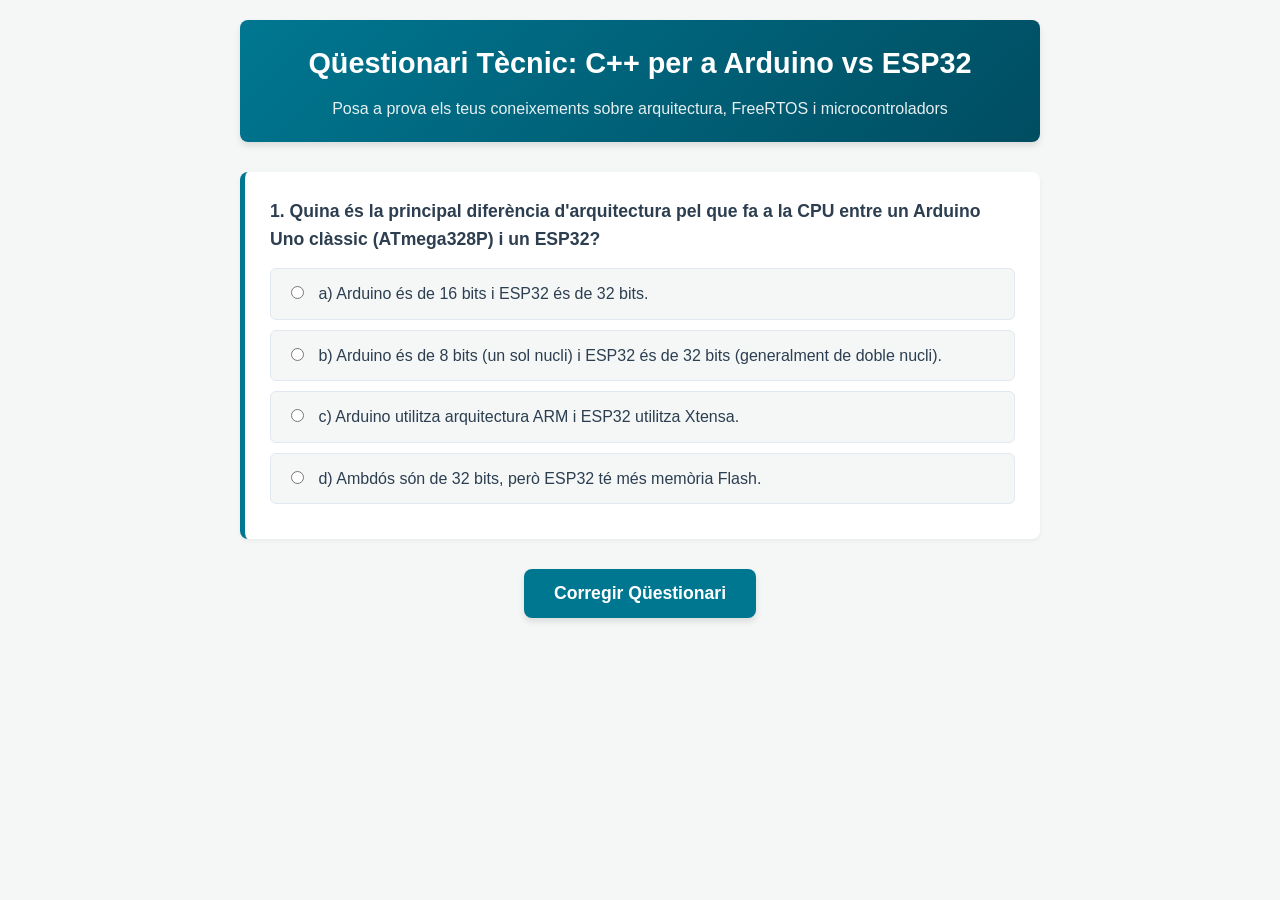
<file: Tasca 1/Gemini/gemini-code-1782717549251.html>
<!DOCTYPE html>
<html lang="ca">
<head>
    <meta charset="UTF-8">
    <meta name="viewport" content="width=device-width, initial-scale=1.0">
    <title>Qüestionari C++: Arduino vs ESP32</title>
    <style>
        :root {
            --bg-color: #f4f7f6;
            --card-bg: #ffffff;
            --text-color: #2c3e50;
            --accent-color: #007791;
            --accent-light: #e6f7f9;
            --correct-color: #27ae60;
            --correct-bg: #e8f8f0;
            --incorrect-color: #c0392b;
            --incorrect-bg: #fceae9;
            --border-radius: 8px;
        }

        body {
            font-family: 'Segoe UI', Tahoma, Geneva, Verdana, sans-serif;
            background-color: var(--bg-color);
            color: var(--text-color);
            line-height: 1.6;
            margin: 0;
            padding: 20px;
        }

        .container {
            max-width: 800px;
            margin: 0 auto;
        }

        header {
            text-align: center;
            margin-bottom: 30px;
            padding: 20px;
            background: linear-gradient(135deg, var(--accent-color), #004d61);
            color: white;
            border-radius: var(--border-radius);
            box-shadow: 0 4px 6px rgba(0,0,0,0.1);
        }

        header h1 {
            margin: 0 0 10px 0;
            font-size: 1.8rem;
        }

        header p {
            margin: 0;
            opacity: 0.9;
            font-size: 1rem;
        }

        .quiz-card {
            background-color: var(--card-bg);
            padding: 25px;
            margin-bottom: 20px;
            border-radius: var(--border-radius);
            box-shadow: 0 2px 4px rgba(0,0,0,0.05);
            border-left: 5px solid var(--accent-color);
        }

        .question-text {
            font-weight: 600;
            font-size: 1.1rem;
            margin-bottom: 15px;
        }

        .options-list {
            list-style: none;
            padding: 0;
            margin: 0;
        }

        .option-item {
            margin-bottom: 10px;
        }

        .option-item label {
            display: block;
            padding: 12px 15px;
            background-color: var(--bg-color);
            border: 1px solid #e2e8f0;
            border-radius: 6px;
            cursor: pointer;
            transition: all 0.2s ease;
        }

        .option-item label:hover {
            background-color: var(--accent-light);
            border-color: var(--accent-color);
        }

        .option-item input[type="radio"] {
            margin-right: 10px;
        }

        .feedback {
            margin-top: 15px;
            padding: 15px;
            border-radius: 6px;
            display: none;
            font-size: 0.95rem;
        }

        .feedback.correct {
            display: block;
            background-color: var(--correct-bg);
            color: var(--correct-color);
            border: 1px solid var(--correct-color);
        }

        .feedback.incorrect {
            display: block;
            background-color: var(--incorrect-bg);
            color: var(--incorrect-color);
            border: 1px solid var(--incorrect-color);
        }

        .actions {
            text-align: center;
            margin-top: 30px;
            margin-bottom: 50px;
        }

        .btn {
            background-color: var(--accent-color);
            color: white;
            border: none;
            padding: 14px 30px;
            font-size: 1.1rem;
            font-weight: bold;
            border-radius: var(--border-radius);
            cursor: pointer;
            box-shadow: 0 4px 6px rgba(0,0,0,0.1);
            transition: background 0.2s;
        }

        .btn:hover {
            background-color: #005f75;
        }

        #result-summary {
            background-color: #fff;
            padding: 30px;
            border-radius: var(--border-radius);
            box-shadow: 0 4px 10px rgba(0,0,0,0.1);
            text-align: center;
            margin-top: 20px;
            display: none;
            border: 2px solid var(--accent-color);
        }

        #result-summary h2 {
            margin-top: 0;
            color: var(--accent-color);
        }

        .score-display {
            font-size: 2.5rem;
            font-weight: bold;
            margin: 15px 0;
            color: var(--text-color);
        }
    </style>
</head>
<body>

<div class="container">
    <header>
        <h1>Qüestionari Tècnic: C++ per a Arduino vs ESP32</h1>
        <p>Posa a prova els teus coneixements sobre arquitectura, FreeRTOS i microcontroladors</p>
    </header>

    <form id="quiz-form">
        <div class="quiz-card" data-question="1">
            <div class="question-text">1. Quina és la principal diferència d'arquitectura pel que fa a la CPU entre un Arduino Uno clàssic (ATmega328P) i un ESP32?</div>
            <ul class="options-list">
                <li class="option-item"><label><input type="radio" name="q1" value="a"> a) Arduino és de 16 bits i ESP32 és de 32 bits.</label></li>
                <li class="option-item"><label><input type="radio" name="q1" value="b"> b) Arduino és de 8 bits (un sol nucli) i ESP32 és de 32 bits (generalment de doble nucli).</label></li>
                <li class="option-item"><label><input type="radio" name="q1" value="c"> c) Arduino utilitza arquitectura ARM i ESP32 utilitza Xtensa.</label></li>
                <li class="option-item"><label><input type="radio" name="q1" value="d"> d) Ambdós són de 32 bits, però ESP32 té més memòria Flash.</label></li>
            </ul>
            <div class="feedback" data-correct="b">
                <strong>Retroalimentació:</strong> L'ESP32 fa un salt de gegant en potència de càlcul passant d'un xip de 8 bits a un processador Xtensa de 32 bits (normalment dual-core), la qual cosa permet un autèntic paral·lelisme mitjançant multitasca.
            </div>
        </div>

        <div class="actions">
            <button type="button" id="submit-btn" class="btn">Corregir Qüestionari</button>
        </div>
    </form>

    <div id="result-summary">
        <h2>Resultat del Qüestionari</h2>
        <div class="score-display" id="score-text">0 / 25</div>
        <p id="percentage-text">0% encerts</p>
    </div>
</div>

<script>
    document.getElementById('submit-btn').addEventListener('click', function() {
        const form = document.getElementById('quiz-form');
        const cards = document.querySelectorAll('.quiz-card');
        let score = 0;
        const total = cards.length;

        cards.forEach(card => {
            const qNum = card.getAttribute('data-question');
            const selectedOption = form.querySelector(`input[name="q${qNum}"]:checked`);
            const feedbackDiv = card.querySelector('.feedback');
            const correctValue = feedbackDiv.getAttribute('data-correct');

            if (selectedOption) {
                const userAns = selectedOption.value;
                if (userAns === correctValue) {
                    score++;
                    feedbackDiv.className = "feedback correct";
                } else {
                    feedbackDiv.className = "feedback incorrect";
                }
            } else {
                feedbackDiv.className = "feedback incorrect";
            }
        });

        const resultSummary = document.getElementById('result-summary');
        document.getElementById('score-text').textContent = `${score} / ${total}`;
        document.getElementById('percentage-text').textContent = `${Math.round((score / total) * 100)}% d'encerts`;
        resultSummary.style.display = 'block';
        resultSummary.scrollIntoView({ behavior: 'smooth' });
    });
</script>
</body>
</html>
</file>
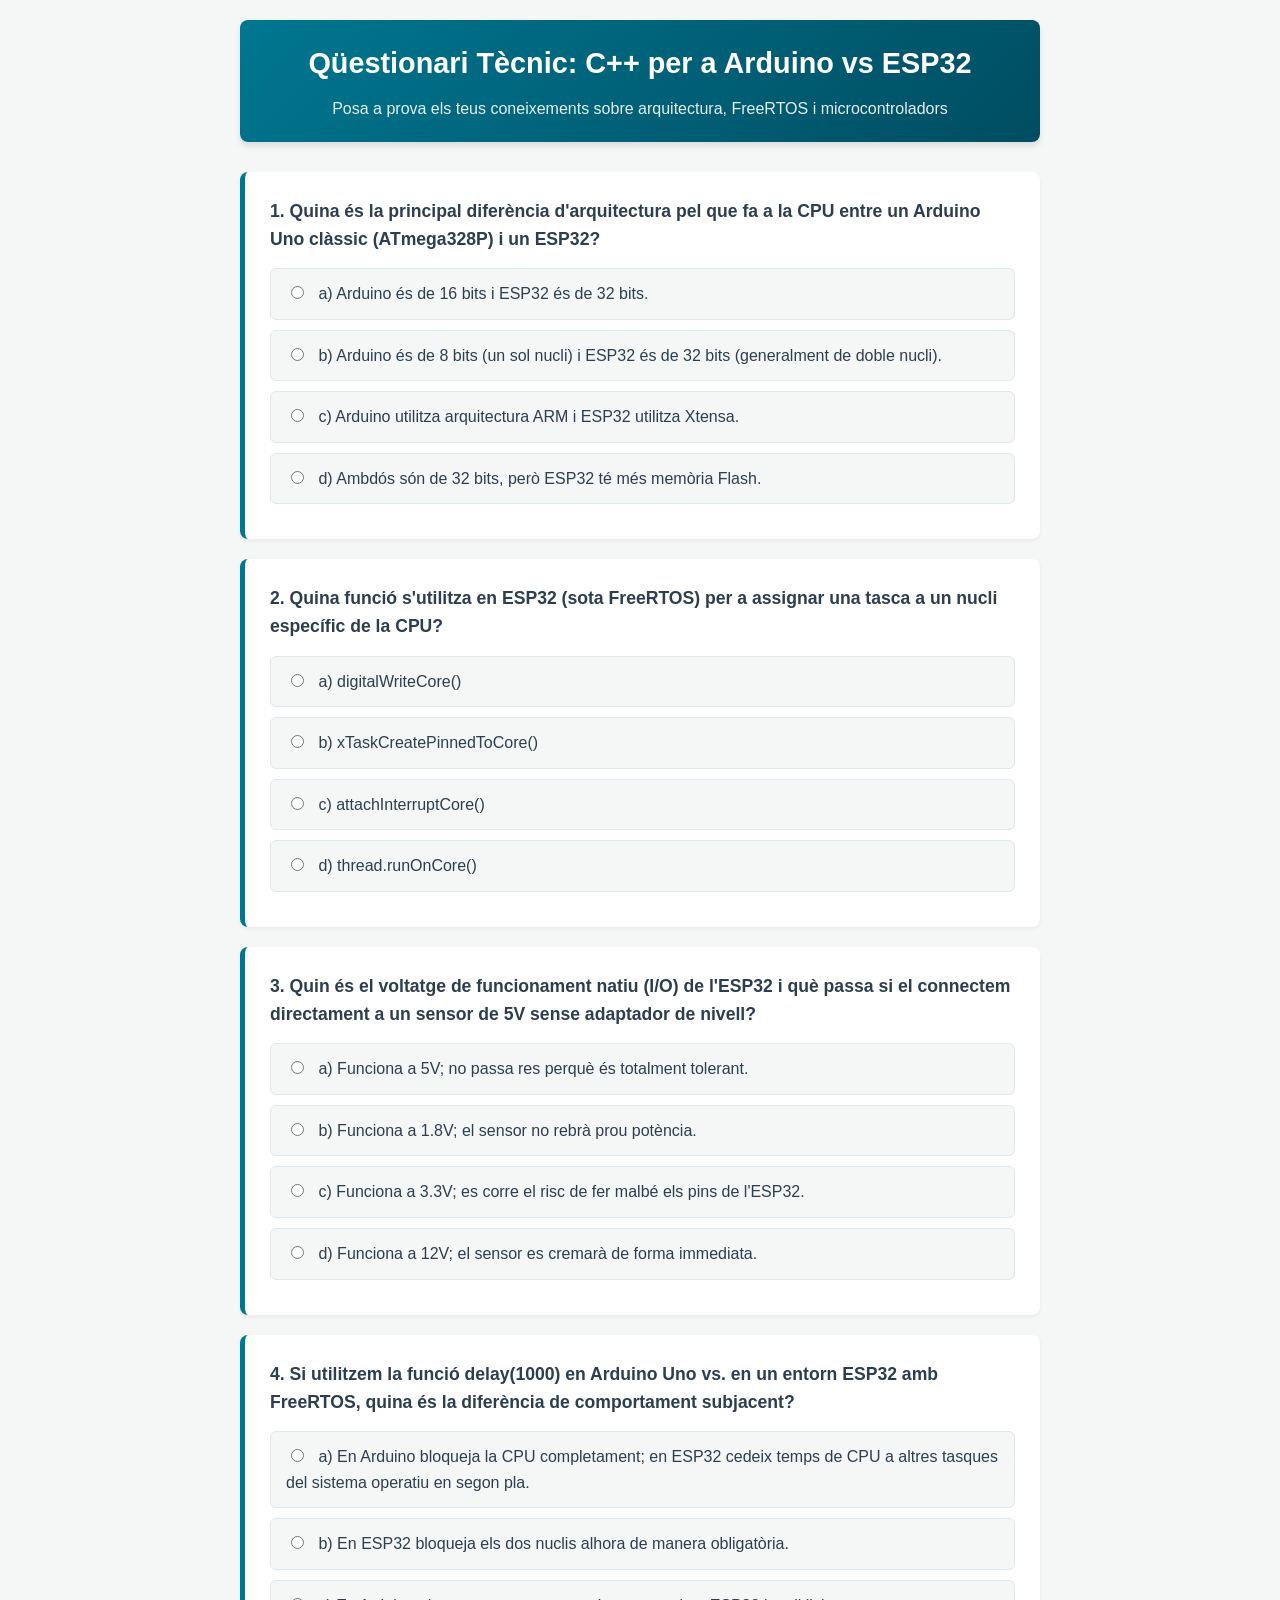
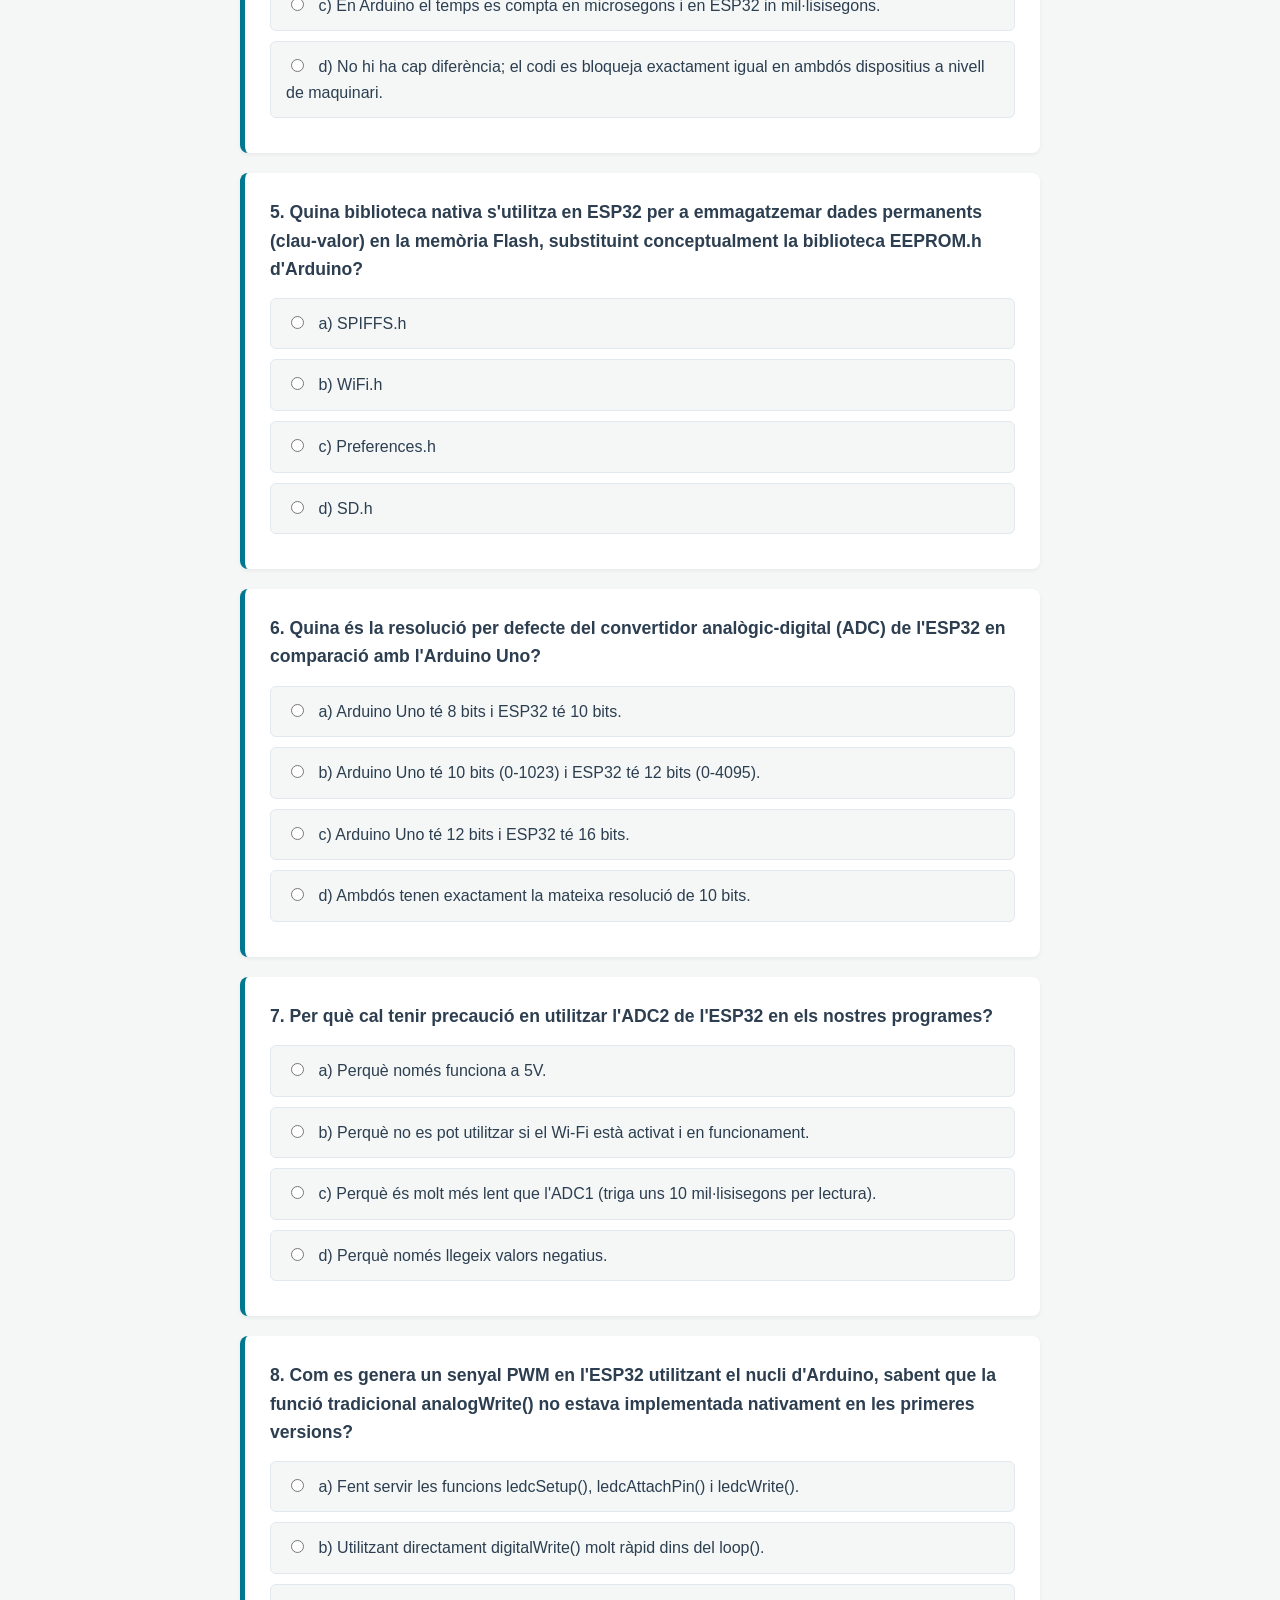
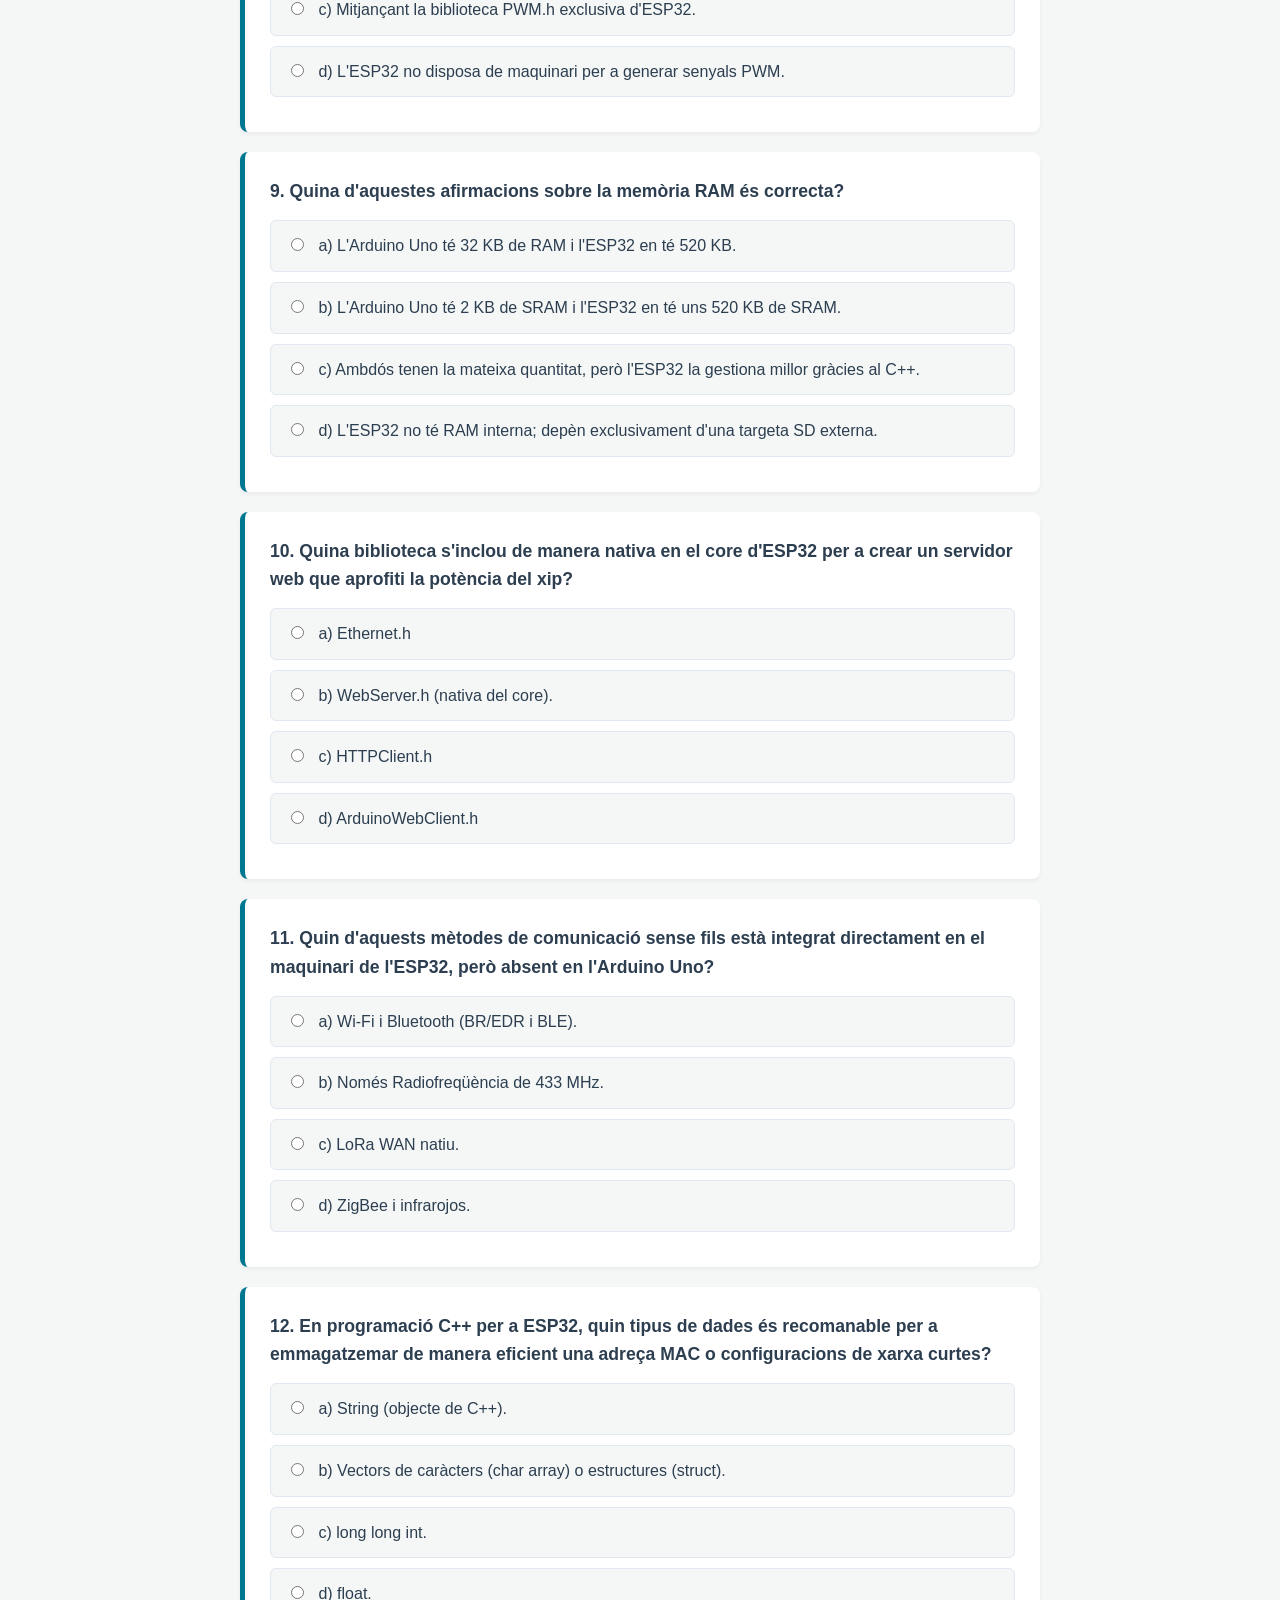
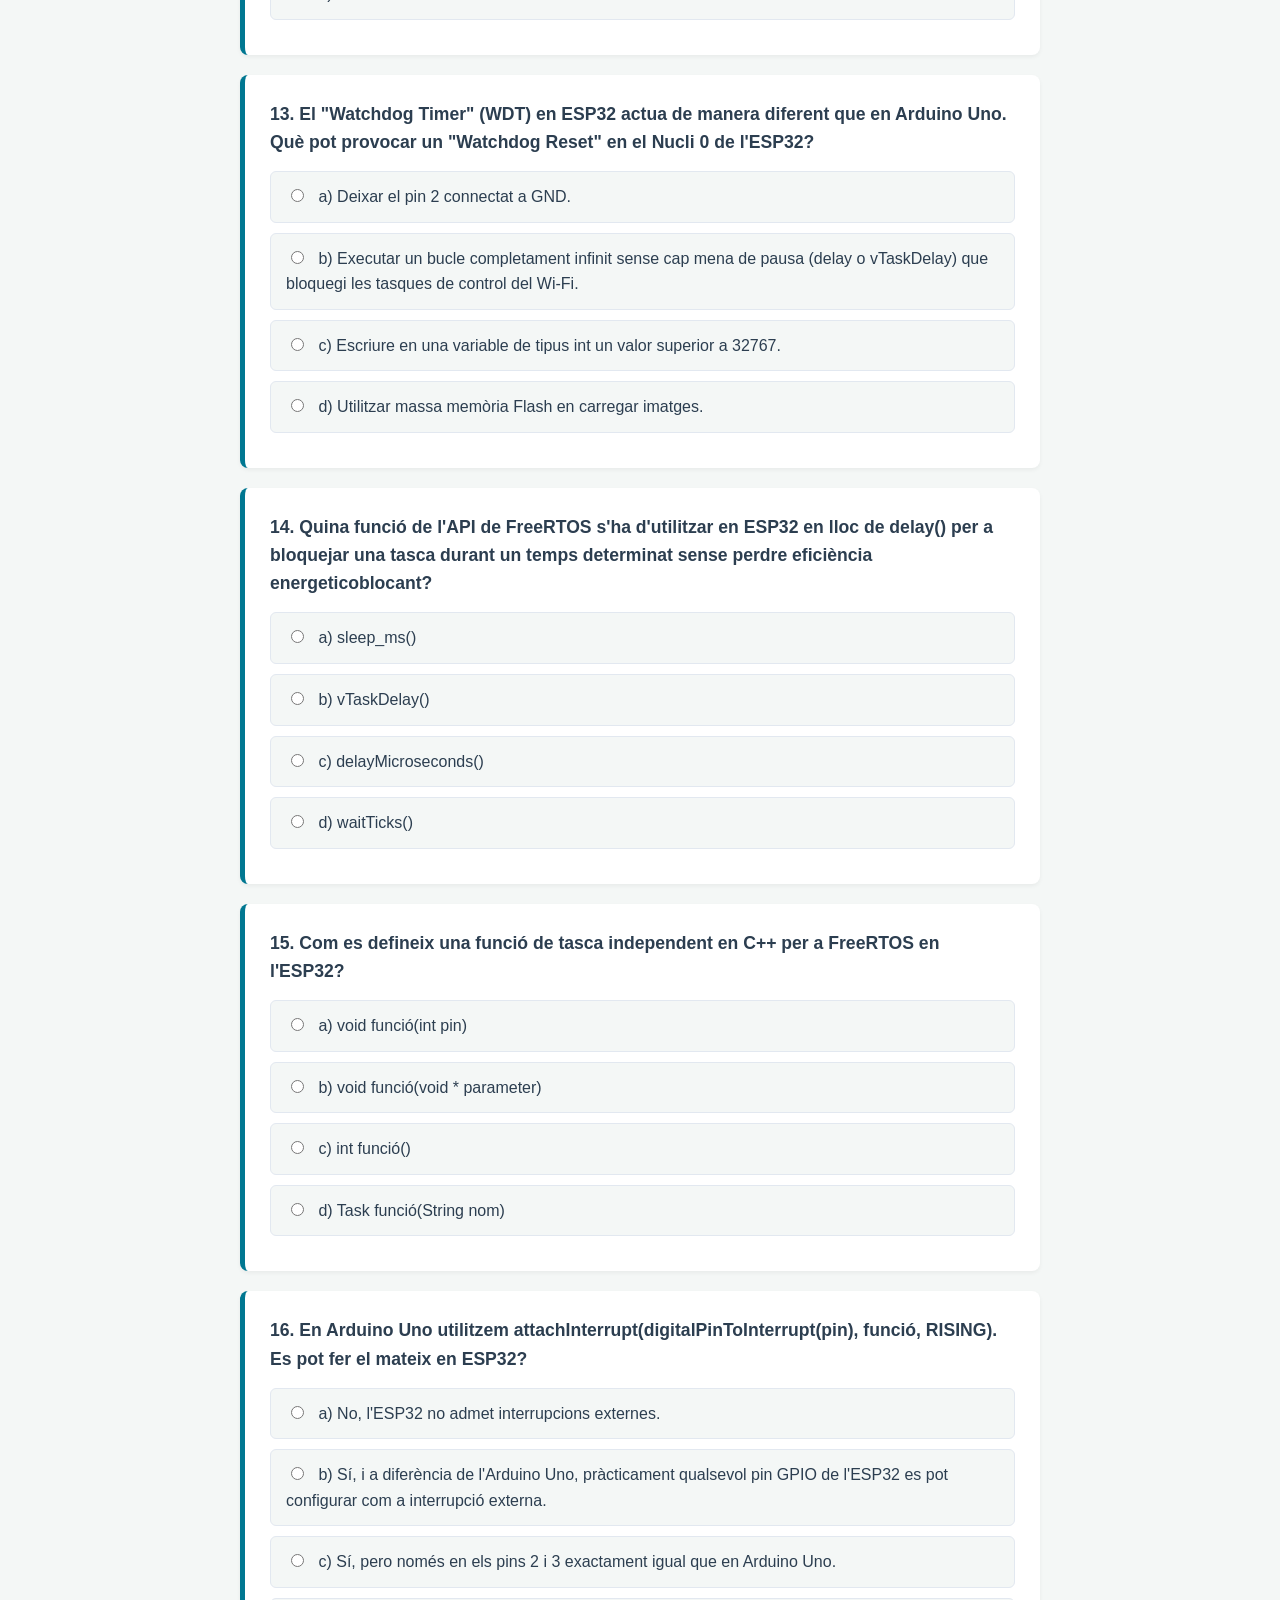
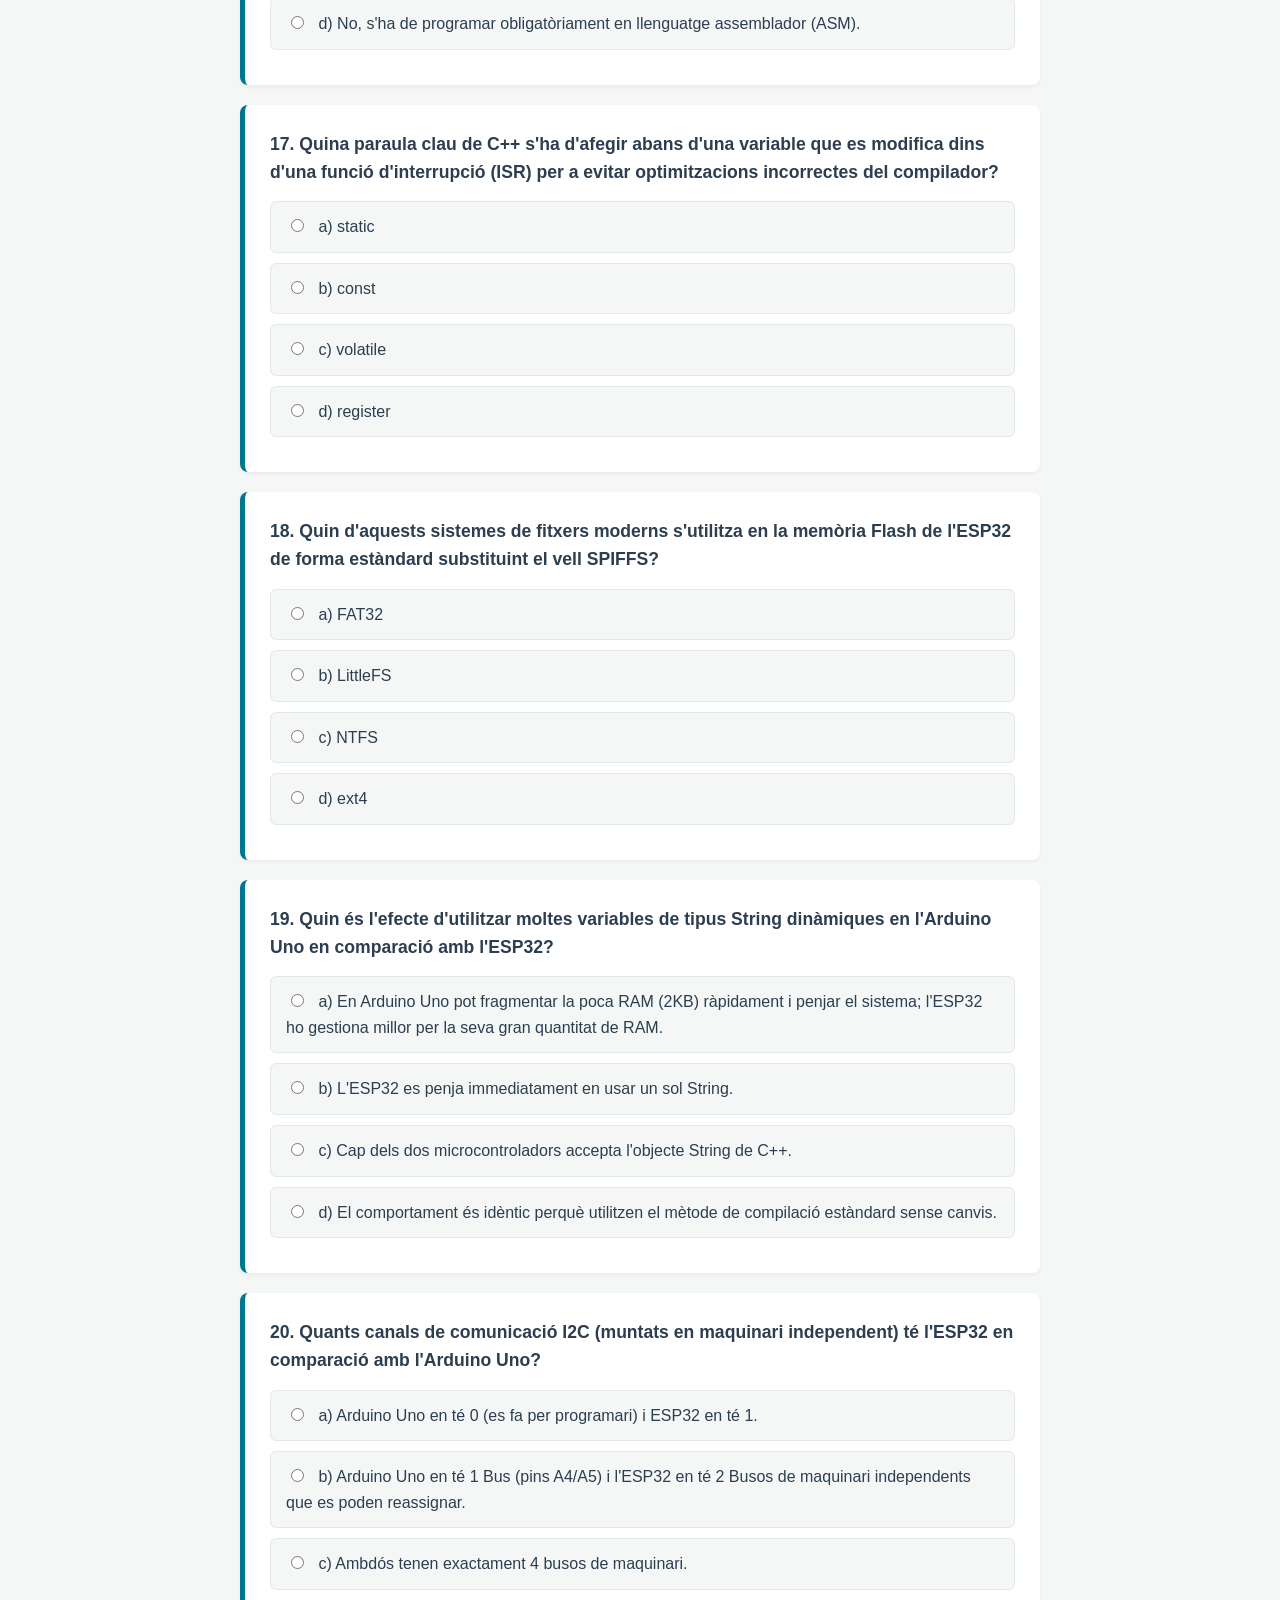
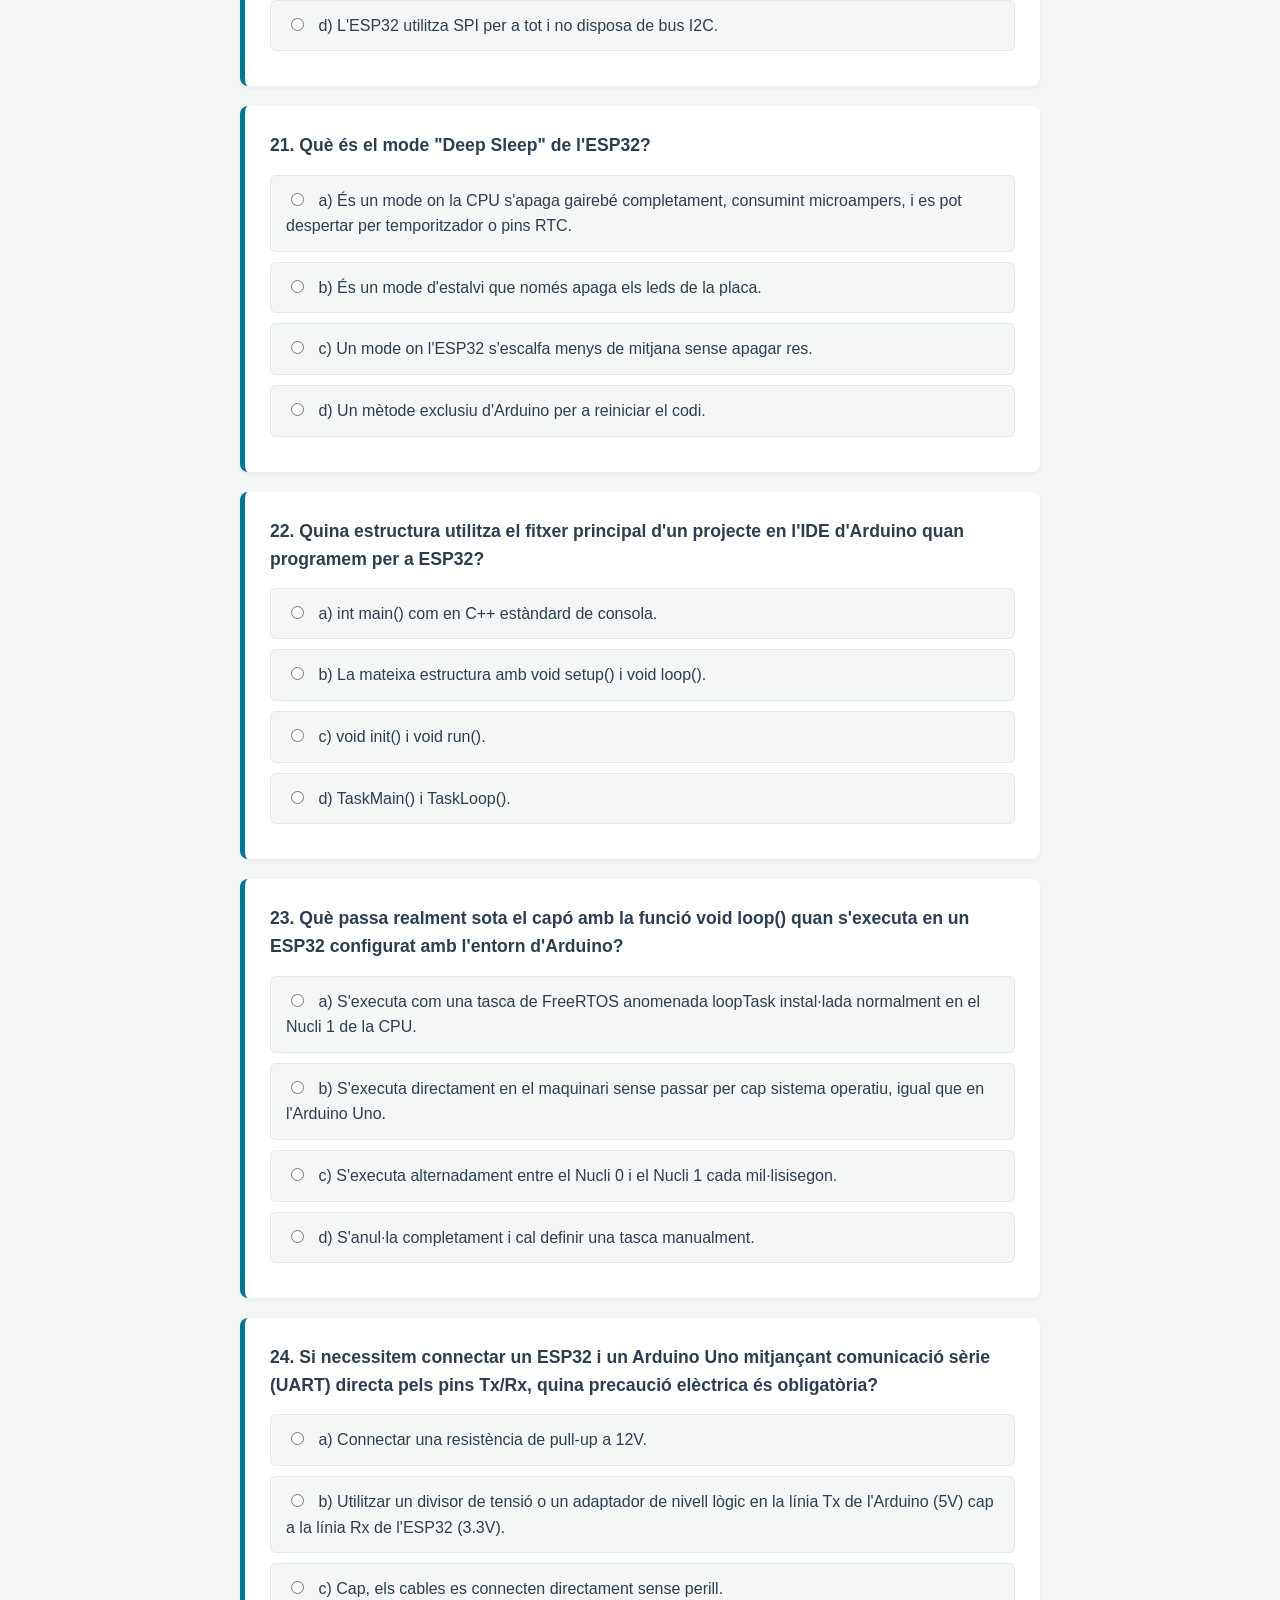
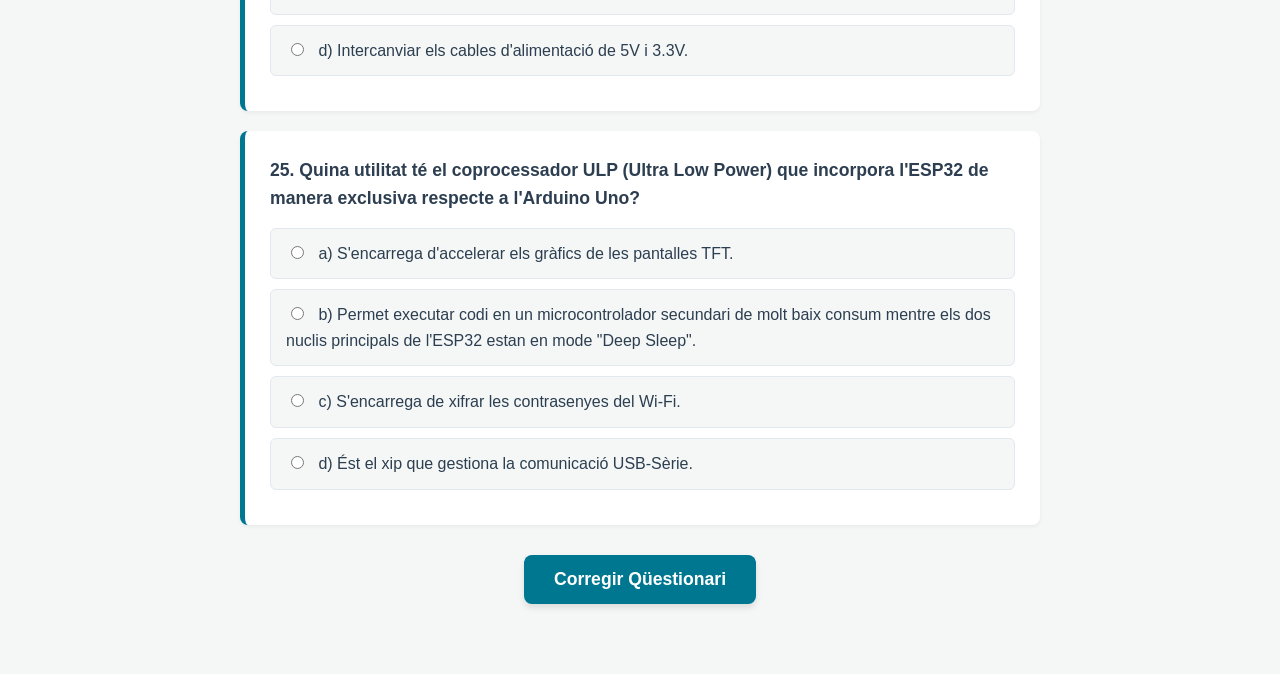
<file: Tasca 2/Gemini/index1.html>
<!DOCTYPE html>
<html lang="ca">
<head>
    <meta charset="UTF-8">
    <meta name="viewport" content="width=device-width, initial-scale=1.0">
    <title>Qüestionari C++: Arduino vs ESP32</title>
    <style>
        :root {
            --bg-color: #f4f7f6;
            --card-bg: #ffffff;
            --text-color: #2c3e50;
            --accent-color: #007791;
            --accent-light: #e6f7f9;
            --correct-color: #27ae60;
            --correct-bg: #e8f8f0;
            --incorrect-color: #c0392b;
            --incorrect-bg: #fceae9;
            --border-radius: 8px;
        }

        body {
            font-family: 'Segoe UI', Tahoma, Geneva, Verdana, sans-serif;
            background-color: var(--bg-color);
            color: var(--text-color);
            line-height: 1.6;
            margin: 0;
            padding: 20px;
        }

        .container {
            max-width: 800px;
            margin: 0 auto;
        }

        header {
            text-align: center;
            margin-bottom: 30px;
            padding: 20px;
            background: linear-gradient(135deg, var(--accent-color), #004d61);
            color: white;
            border-radius: var(--border-radius);
            box-shadow: 0 4px 6px rgba(0,0,0,0.1);
        }

        header h1 {
            margin: 0 0 10px 0;
            font-size: 1.8rem;
        }

        header p {
            margin: 0;
            opacity: 0.9;
            font-size: 1rem;
        }

        .quiz-card {
            background-color: var(--card-bg);
            padding: 25px;
            margin-bottom: 20px;
            border-radius: var(--border-radius);
            box-shadow: 0 2px 4px rgba(0,0,0,0.05);
            border-left: 5px solid var(--accent-color);
        }

        .question-text {
            font-weight: 600;
            font-size: 1.1rem;
            margin-bottom: 15px;
        }

        .options-list {
            list-style: none;
            padding: 0;
            margin: 0;
        }

        .option-item {
            margin-bottom: 10px;
        }

        .option-item label {
            display: block;
            padding: 12px 15px;
            background-color: var(--bg-color);
            border: 1px solid #e2e8f0;
            border-radius: 6px;
            cursor: pointer;
            transition: all 0.2s ease;
        }

        .option-item label:hover {
            background-color: var(--accent-light);
            border-color: var(--accent-color);
        }

        .option-item input[type="radio"] {
            margin-right: 10px;
        }

        .feedback {
            margin-top: 15px;
            padding: 15px;
            border-radius: 6px;
            display: none;
            font-size: 0.95rem;
        }

        .feedback.correct {
            display: block;
            background-color: var(--correct-bg);
            color: var(--correct-color);
            border: 1px solid var(--correct-color);
        }

        .feedback.incorrect {
            display: block;
            background-color: var(--incorrect-bg);
            color: var(--incorrect-color);
            border: 1px solid var(--incorrect-color);
        }

        .actions {
            text-align: center;
            margin-top: 30px;
            margin-bottom: 50px;
        }

        .btn {
            background-color: var(--accent-color);
            color: white;
            border: none;
            padding: 14px 30px;
            font-size: 1.1rem;
            font-weight: bold;
            border-radius: var(--border-radius);
            cursor: pointer;
            box-shadow: 0 4px 6px rgba(0,0,0,0.1);
            transition: background 0.2s;
        }

        .btn:hover {
            background-color: #005f75;
        }

        #result-summary {
            background-color: #fff;
            padding: 30px;
            border-radius: var(--border-radius);
            box-shadow: 0 4px 10px rgba(0,0,0,0.1);
            text-align: center;
            margin-top: 20px;
            display: none;
            border: 2px solid var(--accent-color);
        }

        #result-summary h2 {
            margin-top: 0;
            color: var(--accent-color);
        }

        .score-display {
            font-size: 2.5rem;
            font-weight: bold;
            margin: 15px 0;
            color: var(--text-color);
        }
    </style>
</head>
<body>

<div class="container">
    <header>
        <h1>Qüestionari Tècnic: C++ per a Arduino vs ESP32</h1>
        <p>Posa a prova els teus coneixements sobre arquitectura, FreeRTOS i microcontroladors</p>
    </header>

    <form id="quiz-form">
        
        <div class="quiz-card" data-question="1">
            <div class="question-text">1. Quina és la principal diferència d'arquitectura pel que fa a la CPU entre un Arduino Uno clàssic (ATmega328P) i un ESP32?</div>
            <ul class="options-list">
                <li class="option-item"><label><input type="radio" name="q1" value="a"> a) Arduino és de 16 bits i ESP32 és de 32 bits.</label></li>
                <li class="option-item"><label><input type="radio" name="q1" value="b"> b) Arduino és de 8 bits (un sol nucli) i ESP32 és de 32 bits (generalment de doble nucli).</label></li>
                <li class="option-item"><label><input type="radio" name="q1" value="c"> c) Arduino utilitza arquitectura ARM i ESP32 utilitza Xtensa.</label></li>
                <li class="option-item"><label><input type="radio" name="q1" value="d"> d) Ambdós són de 32 bits, però ESP32 té més memòria Flash.</label></li>
            </ul>
            <div class="feedback" data-correct="b">
                <strong>Retroalimentació:</strong> L'ESP32 fa un salt de gegant en potència de càlcul passant d'un xip de 8 bits a un processador Xtensa de 32 bits (normalment dual-core), la qual cosa permet un autèntic paral·lelisme mitjançant multitasca.
            </div>
        </div>

        <div class="quiz-card" data-question="2">
            <div class="question-text">2. Quina funció s'utilitza en ESP32 (sota FreeRTOS) per a assignar una tasca a un nucli específic de la CPU?</div>
            <ul class="options-list">
                <li class="option-item"><label><input type="radio" name="q2" value="a"> a) digitalWriteCore()</label></li>
                <li class="option-item"><label><input type="radio" name="q2" value="b"> b) xTaskCreatePinnedToCore()</label></li>
                <li class="option-item"><label><input type="radio" name="q2" value="c"> c) attachInterruptCore()</label></li>
                <li class="option-item"><label><input type="radio" name="q2" value="d"> d) thread.runOnCore()</label></li>
            </ul>
            <div class="feedback" data-correct="b">
                <strong>Retroalimentació:</strong> Aquesta funció és nativa de l'API de FreeRTOS inclosa en l'ESP32 i permet indicar el codi de la tasca, la memòria assignada (stack) i el nucli exacte (0 o 1) on s'executarà.
            </div>
        </div>

        <div class="quiz-card" data-question="3">
            <div class="question-text">3. Quin és el voltatge de funcionament natiu (I/O) de l'ESP32 i què passa si el connectem directament a un sensor de 5V sense adaptador de nivell?</div>
            <ul class="options-list">
                <li class="option-item"><label><input type="radio" name="q3" value="a"> a) Funciona a 5V; no passa res perquè és totalment tolerant.</label></li>
                <li class="option-item"><label><input type="radio" name="q3" value="b"> b) Funciona a 1.8V; el sensor no rebrà prou potència.</label></li>
                <li class="option-item"><label><input type="radio" name="q3" value="c"> c) Funciona a 3.3V; es corre el risc de fer malbé els pins de l'ESP32.</label></li>
                <li class="option-item"><label><input type="radio" name="q3" value="d"> d) Funciona a 12V; el sensor es cremarà de forma immediata.</label></li>
            </ul>
            <div class="feedback" data-correct="c">
                <strong>Retroalimentació:</strong> A diferència de l'Arduino Uno (5V), l'ESP32 utilitza lògica de 3.3V. Introduir directament senyals de 5V pot degradar o destruir immediatament els pins de control GPIO.
            </div>
        </div>

        <div class="quiz-card" data-question="4">
            <div class="question-text">4. Si utilitzem la funció delay(1000) en Arduino Uno vs. en un entorn ESP32 amb FreeRTOS, quina és la diferència de comportament subjacent?</div>
            <ul class="options-list">
                <li class="option-item"><label><input type="radio" name="q4" value="a"> a) En Arduino bloqueja la CPU completament; en ESP32 cedeix temps de CPU a altres tasques del sistema operatiu en segon pla.</label></li>
                <li class="option-item"><label><input type="radio" name="q4" value="b"> b) En ESP32 bloqueja els dos nuclis alhora de manera obligatòria.</label></li>
                <li class="option-item"><label><input type="radio" name="q4" value="c"> c) En Arduino el temps es compta en microsegons i en ESP32 in mil·lisisegons.</label></li>
                <li class="option-item"><label><input type="radio" name="q4" value="d"> d) No hi ha cap diferència; el codi es bloqueja exactament igual en ambdós dispositius a nivell de maquinari.</label></li>
            </ul>
            <div class="feedback" data-correct="a">
                <strong>Retroalimentació:</strong> La biblioteca de suport d'ESP32 per a Arduino reescriu delay() de manera interna perquè cridi funcions del sistema operatiu (FreeRTOS), alliberant el nucli per a tasques de fons com la gestió del Wi-Fi.
            </div>
        </div>

        <div class="quiz-card" data-question="5">
            <div class="question-text">5. Quina biblioteca nativa s'utilitza en ESP32 per a emmagatzemar dades permanents (clau-valor) en la memòria Flash, substituint conceptualment la biblioteca EEPROM.h d'Arduino?</div>
            <ul class="options-list">
                <li class="option-item"><label><input type="radio" name="q5" value="a"> a) SPIFFS.h</label></li>
                <li class="option-item"><label><input type="radio" name="q5" value="b"> b) WiFi.h</label></li>
                <li class="option-item"><label><input type="radio" name="q5" value="c"> c) Preferences.h</label></li>
                <li class="option-item"><label><input type="radio" name="q5" value="d"> d) SD.h</label></li>
            </ul>
            <div class="feedback" data-correct="c">
                <strong>Retroalimentació:</strong> Tot i que es pot simular la EEPROM, Preferences.h utilitza una partició de la memòria Flash anomenada NVS (Non-Volatile Storage) per a desar parelles clau-valor de forma molt més segura i eficient.
            </div>
        </div>

        <div class="quiz-card" data-question="6">
            <div class="question-text">6. Quina és la resolució per defecte del convertidor analògic-digital (ADC) de l'ESP32 en comparació amb l'Arduino Uno?</div>
            <ul class="options-list">
                <li class="option-item"><label><input type="radio" name="q6" value="a"> a) Arduino Uno té 8 bits i ESP32 té 10 bits.</label></li>
                <li class="option-item"><label><input type="radio" name="q6" value="b"> b) Arduino Uno té 10 bits (0-1023) i ESP32 té 12 bits (0-4095).</label></li>
                <li class="option-item"><label><input type="radio" name="q6" value="c"> c) Arduino Uno té 12 bits i ESP32 té 16 bits.</label></li>
                <li class="option-item"><label><input type="radio" name="q6" value="d"> d) Ambdós tenen exactament la mateixa resolució de 10 bits.</label></li>
            </ul>
            <div class="feedback" data-correct="b">
                <strong>Retroalimentació:</strong> L'ADC de l'ESP32 ofereix una precisió superior (4096 nivells diferents enfront dels 1024 de l'Arduino clàssic), el que es tradueix en millor resolució de lectura de sensors lineals.
            </div>
        </div>

        <div class="quiz-card" data-question="7">
            <div class="question-text">7. Per què cal tenir precaució en utilitzar l'ADC2 de l'ESP32 en els nostres programes?</div>
            <ul class="options-list">
                <li class="option-item"><label><input type="radio" name="q7" value="a"> a) Perquè només funciona a 5V.</label></li>
                <li class="option-item"><label><input type="radio" name="q7" value="b"> b) Perquè no es pot utilitzar si el Wi-Fi està activat i en funcionament.</label></li>
                <li class="option-item"><label><input type="radio" name="q7" value="c"> c) Perquè és molt més lent que l'ADC1 (triga uns 10 mil·lisisegons per lectura).</label></li>
                <li class="option-item"><label><input type="radio" name="q7" value="d"> d) Perquè només llegeix valors negatius.</label></li>
            </ul>
            <div class="feedback" data-correct="b">
                <strong>Retroalimentació:</strong> L'ADC2 comparteix el maquinari intern amb el mòdul de ràdio Wi-Fi de l'ESP32. Si necessites fer lectures analògiques mentre transmets dades per xarxa, has d'utilitzar obligatòriament els pins de l'ADC1.
            </div>
        </div>

        <div class="quiz-card" data-question="8">
            <div class="question-text">8. Com es genera un senyal PWM en l'ESP32 utilitzant el nucli d'Arduino, sabent que la funció tradicional analogWrite() no estava implementada nativament en les primeres versions?</div>
            <ul class="options-list">
                <li class="option-item"><label><input type="radio" name="q8" value="a"> a) Fent servir les funcions ledcSetup(), ledcAttachPin() i ledcWrite().</label></li>
                <li class="option-item"><label><input type="radio" name="q8" value="b"> b) Utilitzant directament digitalWrite() molt ràpid dins del loop().</label></li>
                <li class="option-item"><label><input type="radio" name="q8" value="c"> c) Mitjançant la biblioteca PWM.h exclusiva d'ESP32.</label></li>
                <li class="option-item"><label><input type="radio" name="q8" value="d"> d) L'ESP32 no disposa de maquinari per a generar senyals PWM.</label></li>
            </ul>
            <div class="feedback" data-correct="a">
                <strong>Retroalimentació:</strong> L'ESP32 no disposa del maquinari de timers vinculat directament a pins fixos com l'Arduino clàssic. Utilitza el perifèric LEDC, molt flexible, que permet triar freqüència, resolució i assignar-lo a qualsevol GPIO acaterat.
            </div>
        </div>

        <div class="quiz-card" data-question="9">
            <div class="question-text">9. Quina d'aquestes afirmacions sobre la memòria RAM és correcta?</div>
            <ul class="options-list">
                <li class="option-item"><label><input type="radio" name="q9" value="a"> a) L'Arduino Uno té 32 KB de RAM i l'ESP32 en té 520 KB.</label></li>
                <li class="option-item"><label><input type="radio" name="q9" value="b"> b) L'Arduino Uno té 2 KB de SRAM i l'ESP32 en té uns 520 KB de SRAM.</label></li>
                <li class="option-item"><label><input type="radio" name="q9" value="c"> c) Ambdós tenen la mateixa quantitat, però l'ESP32 la gestiona millor gràcies al C++.</label></li>
                <li class="option-item"><label><input type="radio" name="q9" value="d"> d) L'ESP32 no té RAM interna; depèn exclusivament d'una targeta SD externa.</label></li>
            </ul>
            <div class="feedback" data-correct="b">
                <strong>Retroalimentació:</strong> La diferència d'espai és aclaparadora (més de 250 vegades superior). Això obre la porta a processar estructures de dades grans, buffers d'imatges o connexions TLS xifrades que un Arduino Uno seria incapaç de sostenir.
            </div>
        </div>

        <div class="quiz-card" data-question="10">
            <div class="question-text">10. Quina biblioteca s'inclou de manera nativa en el core d'ESP32 per a crear un servidor web que aprofiti la potència del xip?</div>
            <ul class="options-list">
                <li class="option-item"><label><input type="radio" name="q10" value="a"> a) Ethernet.h</label></li>
                <li class="option-item"><label><input type="radio" name="q10" value="b"> b) WebServer.h (nativa del core).</label></li>
                <li class="option-item"><label><input type="radio" name="q10" value="c"> c) HTTPClient.h</label></li>
                <li class="option-item"><label><input type="radio" name="q10" value="d"> d) ArduinoWebClient.h</label></li>
            </ul>
            <div class="feedback" data-correct="b">
                <strong>Retroalimentació:</strong> El core d'ESP32 incorpora WebServer.h de sèrie per a creació de servidors HTTP, aprofitant la connectivitat Wi-Fi integrada.
            </div>
        </div>

        <div class="quiz-card" data-question="11">
            <div class="question-text">11. Quin d'aquests mètodes de comunicació sense fils està integrat directament en el maquinari de l'ESP32, però absent en l'Arduino Uno?</div>
            <ul class="options-list">
                <li class="option-item"><label><input type="radio" name="q11" value="a"> a) Wi-Fi i Bluetooth (BR/EDR i BLE).</label></li>
                <li class="option-item"><label><input type="radio" name="q11" value="b"> b) Només Radiofreqüència de 433 MHz.</label></li>
                <li class="option-item"><label><input type="radio" name="q11" value="c"> c) LoRa WAN natiu.</label></li>
                <li class="option-item"><label><input type="radio" name="q11" value="d"> d) ZigBee i infrarojos.</label></li>
            </ul>
            <div class="feedback" data-correct="a">
                <strong>Retroalimentació:</strong> L'ESP32 es va dissenyar nativament com un sistema en xip (SoC) d'Internet de les Coses (IoT), de manera que el Wi-Fi i el Bluetooth estan integrats de fàbrica en el silici.
            </div>
        </div>

        <div class="quiz-card" data-question="12">
            <div class="question-text">12. En programació C++ per a ESP32, quin tipus de dades és recomanable per a emmagatzemar de manera eficient una adreça MAC o configuracions de xarxa curtes?</div>
            <ul class="options-list">
                <li class="option-item"><label><input type="radio" name="q12" value="a"> a) String (objecte de C++).</label></li>
                <li class="option-item"><label><input type="radio" name="q12" value="b"> b) Vectors de caràcters (char array) o estructures (struct).</label></li>
                <li class="option-item"><label><input type="radio" name="q12" value="c"> c) long long int.</label></li>
                <li class="option-item"><label><input type="radio" name="q12" value="d"> d) float.</label></li>
            </ul>
            <div class="feedback" data-correct="b">
                <strong>Retroalimentació:</strong> En sistemes encastats, optimitzar la memòria és clau. L'ús de cadenes clàssiques de C (char[]) evita les reserves dinàmiques constants de memòria que provoquen degradació a llarg termini.
            </div>
        </div>

        <div class="quiz-card" data-question="13">
            <div class="question-text">13. El "Watchdog Timer" (WDT) en ESP32 actua de manera diferent que en Arduino Uno. Què pot provocar un "Watchdog Reset" en el Nucli 0 de l'ESP32?</div>
            <ul class="options-list">
                <li class="option-item"><label><input type="radio" name="q13" value="a"> a) Deixar el pin 2 connectat a GND.</label></li>
                <li class="option-item"><label><input type="radio" name="q13" value="b"> b) Executar un bucle completament infinit sense cap mena de pausa (delay o vTaskDelay) que bloquegi les tasques de control del Wi-Fi.</label></li>
                <li class="option-item"><label><input type="radio" name="q13" value="c"> c) Escriure en una variable de tipus int un valor superior a 32767.</label></li>
                <li class="option-item"><label><input type="radio" name="q13" value="d"> d) Utilitzar massa memòria Flash en carregar imatges.</label></li>
            </ul>
            <div class="feedback" data-correct="b">
                <strong>Retroalimentació:</strong> FreeRTOS necessita "respirar". Si el teu codi acapara el processador en un while(true) sense cedir el control, el Watchdog s'adona que el sistema operatiu de fons ha quedat congelat i reinicia el xip per seguretat.
            </div>
        </div>

        <div class="quiz-card" data-question="14">
            <div class="question-text">14. Quina funció de l'API de FreeRTOS s'ha d'utilitzar en ESP32 en lloc de delay() per a bloquejar una tasca durant un temps determinat sense perdre eficiència energeticoblocant?</div>
            <ul class="options-list">
                <li class="option-item"><label><input type="radio" name="q14" value="a"> a) sleep_ms()</label></li>
                <li class="option-item"><label><input type="radio" name="q14" value="b"> b) vTaskDelay()</label></li>
                <li class="option-item"><label><input type="radio" name="q14" value="c"> c) delayMicroseconds()</label></li>
                <li class="option-item"><label><input type="radio" name="q14" value="d"> d) waitTicks()</label></li>
            </ul>
            <div class="feedback" data-correct="b">
                <strong>Retroalimentació:</strong> La funció vTaskDelay() posa la tasca actual en estat de "Bloquejada/En espera" durant una quantitat de ticks de clock, permetent que el planificador de FreeRTOS executi altres tasques mentrestant.
            </div>
        </div>

        <div class="quiz-card" data-question="15">
            <div class="question-text">15. Com es defineix una funció de tasca independent en C++ per a FreeRTOS en l'ESP32?</div>
            <ul class="options-list">
                <li class="option-item"><label><input type="radio" name="q15" value="a"> a) void funció(int pin)</label></li>
                <li class="option-item"><label><input type="radio" name="q15" value="b"> b) void funció(void * parameter)</label></li>
                <li class="option-item"><label><input type="radio" name="q15" value="c"> c) int funció()</label></li>
                <li class="option-item"><label><input type="radio" name="q15" value="d"> d) Task funció(String nom)</label></li>
            </ul>
            <div class="feedback" data-correct="b">
                <strong>Retroalimentació:</strong> Totes les tasques creades per a funcionar de forma paral·lela en FreeRTOS de l'ESP32 han de seguir aquest prototip estricte (tornar void i rebre un punter de tipus void* com a paràmetre).
            </div>
        </div>

        <div class="quiz-card" data-question="16">
            <div class="question-text">16. En Arduino Uno utilitzem attachInterrupt(digitalPinToInterrupt(pin), funció, RISING). Es pot fer el mateix en ESP32?</div>
            <ul class="options-list">
                <li class="option-item"><label><input type="radio" name="q16" value="a"> a) No, l'ESP32 no admet interrupcions externes.</label></li>
                <li class="option-item"><label><input type="radio" name="q16" value="b"> b) Sí, i a diferència de l'Arduino Uno, pràcticament qualsevol pin GPIO de l'ESP32 es pot configurar com a interrupció externa.</label></li>
                <li class="option-item"><label><input type="radio" name="q16" value="c"> c) Sí, pero només en els pins 2 i 3 exactament igual que en Arduino Uno.</label></li>
                <li class="option-item"><label><input type="radio" name="q16" value="d"> d) No, s'ha de programar obligatòriament en llenguatge assemblador (ASM).</label></li>
            </ul>
            <div class="feedback" data-correct="b">
                <strong>Retroalimentació:</strong> Gràcies a la matriu de rutes internes del maquinari de l'ESP32, la flexibilitat és total. Gairebé qualsevol pin digital disposa de capacitat per a llançar interrupcions.
            </div>
        </div>

        <div class="quiz-card" data-question="17">
            <div class="question-text">17. Quina paraula clau de C++ s'ha d'afegir abans d'una variable que es modifica dins d'una funció d'interrupció (ISR) per a evitar optimitzacions incorrectes del compilador?</div>
            <ul class="options-list">
                <li class="option-item"><label><input type="radio" name="q17" value="a"> a) static</label></li>
                <li class="option-item"><label><input type="radio" name="q17" value="b"> b) const</label></li>
                <li class="option-item"><label><input type="radio" name="q17" value="c"> c) volatile</label></li>
                <li class="option-item"><label><input type="radio" name="q17" value="d"> d) register</label></li>
            </ul>
            <div class="feedback" data-correct="c">
                <strong>Retroalimentació:</strong> La directiva volatile indica al compilador que el valor d'aquella variable pot canviar en qualsevol moment de forma externa, forçant-lo a rellegir-la sempre des de la RAM.
            </div>
        </div>

        <div class="quiz-card" data-question="18">
            <div class="question-text">18. Quin d'aquests sistemes de fitxers moderns s'utilitza en la memòria Flash de l'ESP32 de forma estàndard substituint el vell SPIFFS?</div>
            <ul class="options-list">
                <li class="option-item"><label><input type="radio" name="q18" value="a"> a) FAT32</label></li>
                <li class="option-item"><label><input type="radio" name="q18" value="b"> b) LittleFS</label></li>
                <li class="option-item"><label><input type="radio" name="q18" value="c"> c) NTFS</label></li>
                <li class="option-item"><label><input type="radio" name="q18" value="d"> d) ext4</label></li>
            </ul>
            <div class="feedback" data-correct="b">
                <strong>Retroalimentació:</strong> SPIFFS s'ha declarat obsolet. LittleFS és molt més ràpid, suporta directoris reals i resisteix millor les pèrdues sobtades d'energia sense corrompre els fitxers.
            </div>
        </div>

        <div class="quiz-card" data-question="19">
            <div class="question-text">19. Quin és l'efecte d'utilitzar moltes variables de tipus String dinàmiques en l'Arduino Uno en comparació amb l'ESP32?</div>
            <ul class="options-list">
                <li class="option-item"><label><input type="radio" name="q19" value="a"> a) En Arduino Uno pot fragmentar la poca RAM (2KB) ràpidament i penjar el sistema; l'ESP32 ho gestiona millor per la seva gran quantitat de RAM.</label></li>
                <li class="option-item"><label><input type="radio" name="q19" value="b"> b) L'ESP32 es penja immediatament en usar un sol String.</label></li>
                <li class="option-item"><label><input type="radio" name="q19" value="c"> c) Cap dels dos microcontroladors accepta l'objecte String de C++.</label></li>
                <li class="option-item"><label><input type="radio" name="q19" value="d"> d) El comportament és idèntic perquè utilitzen el mètode de compilació estàndard sense canvis.</label></li>
            </ul>
            <div class="feedback" data-correct="a">
                <strong>Retroalimentació:</strong> L'objecte String de C++ demana i allibera memòria de manera dinàmica (heap). En un entorn de només 2 KB de RAM (Arduino Uno) és molt perillós provocar fragmentació ràpidament.
            </div>
        </div>

        <div class="quiz-card" data-question="20">
            <div class="question-text">20. Quants canals de comunicació I2C (muntats en maquinari independent) té l'ESP32 en comparació amb l'Arduino Uno?</div>
            <ul class="options-list">
                <li class="option-item"><label><input type="radio" name="q20" value="a"> a) Arduino Uno en té 0 (es fa per programari) i ESP32 en té 1.</label></li>
                <li class="option-item"><label><input type="radio" name="q20" value="b"> b) Arduino Uno en té 1 Bus (pins A4/A5) i l'ESP32 en té 2 Busos de maquinari independents que es poden reassignar.</label></li>
                <li class="option-item"><label><input type="radio" name="q20" value="c"> c) Ambdós tenen exactament 4 busos de maquinari.</label></li>
                <li class="option-item"><label><input type="radio" name="q20" value="d"> d) L'ESP32 utilitza SPI per a tot i no disposa de bus I2C.</label></li>
            </ul>
            <div class="feedback" data-correct="b">
                <strong>Retroalimentació:</strong> L'ESP32 disposa de dos controladors físics I2C complets (Wire i Wire1). A més, podem definir quins pins faran de SDA i SCL en el moment de fer la crida .begin().
            </div>
        </div>

        <div class="quiz-card" data-question="21">
            <div class="question-text">21. Què és el mode "Deep Sleep" de l'ESP32?</div>
            <ul class="options-list">
                <li class="option-item"><label><input type="radio" name="q21" value="a"> a) És un mode on la CPU s'apaga gairebé completament, consumint microampers, i es pot despertar per temporitzador o pins RTC.</label></li>
                <li class="option-item"><label><input type="radio" name="q21" value="b"> b) És un mode d'estalvi que només apaga els leds de la placa.</label></li>
                <li class="option-item"><label><input type="radio" name="q21" value="c"> c) Un mode on l'ESP32 s'escalfa menys de mitjana sense apagar res.</label></li>
                <li class="option-item"><label><input type="radio" name="q21" value="d"> d) Un mètode exclusiu d'Arduino per a reiniciar el codi.</label></li>
            </ul>
            <div class="feedback" data-correct="a">
                <strong>Retroalimentació:</strong> El mode "Deep Sleep" és crucial per a projectes IoT alimentats amb bateries. L'ESP32 manté vius únicament el temporitzador de baix consum o el coprocessador ULP, reduint el consum al mínim.
            </div>
        </div>

        <div class="quiz-card" data-question="22">
            <div class="question-text">22. Quina estructura utilitza el fitxer principal d'un projecte en l'IDE d'Arduino quan programem per a ESP32?</div>
            <ul class="options-list">
                <li class="option-item"><label><input type="radio" name="q22" value="a"> a) int main() com en C++ estàndard de consola.</label></li>
                <li class="option-item"><label><input type="radio" name="q22" value="b"> b) La mateixa estructura amb void setup() i void loop().</label></li>
                <li class="option-item"><label><input type="radio" name="q22" value="c"> c) void init() i void run().</label></li>
                <li class="option-item"><label><input type="radio" name="q22" value="d"> d) TaskMain() i TaskLoop().</label></li>
            </ul>
            <div class="feedback" data-correct="b">
                <strong>Retroalimentació:</strong> L'avantatge principal de l'entorn d'Arduino és la capa d'abstracció. Encara que el maquinari de l'ESP32 sigui radicalment diferent i més potent, manté l'estructura clàssica setup/loop.
            </div>
        </div>

        <div class="quiz-card" data-question="23">
            <div class="question-text">23. Què passa realment sota el capó amb la funció void loop() quan s'executa en un ESP32 configurat amb l'entorn d'Arduino?</div>
            <ul class="options-list">
                <li class="option-item"><label><input type="radio" name="q23" value="a"> a) S'executa com una tasca de FreeRTOS anomenada loopTask instal·lada normalment en el Nucli 1 de la CPU.</label></li>
                <li class="option-item"><label><input type="radio" name="q23" value="b"> b) S'executa directament en el maquinari sense passar per cap sistema operatiu, igual que en l'Arduino Uno.</label></li>
                <li class="option-item"><label><input type="radio" name="q23" value="c"> c) S'executa alternadament entre el Nucli 0 i el Nucli 1 cada mil·lisisegon.</label></li>
                <li class="option-item"><label><input type="radio" name="q23" value="d"> d) S'anul·la completament i cal definir una tasca manualment.</label></li>
            </ul>
            <div class="feedback" data-correct="a">
                <strong>Retroalimentació:</strong> L'IDE d'Arduino en l'ESP32 oculta una funció main() real que engega FreeRTOS i crea automàticament una tasca en el Nucli 1 per a encabir-hi el teu conegut codi del loop().
            </div>
        </div>

        <div class="quiz-card" data-question="24">
            <div class="question-text">24. Si necessitem connectar un ESP32 i un Arduino Uno mitjançant comunicació sèrie (UART) directa pels pins Tx/Rx, quina precaució elèctrica és obligatòria?</div>
            <ul class="options-list">
                <li class="option-item"><label><input type="radio" name="q24" value="a"> a) Connectar una resistència de pull-up a 12V.</label></li>
                <li class="option-item"><label><input type="radio" name="q24" value="b"> b) Utilitzar un divisor de tensió o un adaptador de nivell lògic en la línia Tx de l'Arduino (5V) cap a la línia Rx de l'ESP32 (3.3V).</label></li>
                <li class="option-item"><label><input type="radio" name="q24" value="c"> c) Cap, els cables es connecten directament sense perill.</label></li>
                <li class="option-item"><label><input type="radio" name="q24" value="d"> d) Intercanviar els cables d'alimentació de 5V i 3.3V.</label></li>
            </ul>
            <div class="feedback" data-correct="b">
                <strong>Retroalimentació:</strong> Si el pin de transmissió (Tx) d'Arduino llança ràfegues de 5V directament cap al pin de recepció (Rx) de l'ESP32, es pot cremar el port sèrie de l'ESP32. Cal atenuar aquest voltatge a un rang de 3.3V.
            </div>
        </div>

        <div class="quiz-card" data-question="25">
            <div class="question-text">25. Quina utilitat té el coprocessador ULP (Ultra Low Power) que incorpora l'ESP32 de manera exclusiva respecte a l'Arduino Uno?</div>
            <ul class="options-list">
                <li class="option-item"><label><input type="radio" name="q25" value="a"> a) S'encarrega d'accelerar els gràfics de les pantalles TFT.</label></li>
                <li class="option-item"><label><input type="radio" name="q25" value="b"> b) Permet executar codi en un microcontrolador secundari de molt baix consum mentre els dos nuclis principals de l'ESP32 estan en mode "Deep Sleep".</label></li>
                <li class="option-item"><label><input type="radio" name="q25" value="c"> c) S'encarrega de xifrar les contrasenyes del Wi-Fi.</label></li>
                <li class="option-item"><label><input type="radio" name="q25" value="d"> d) Ést el xip que gestiona la comunicació USB-Sèrie.</label></li>
            </ul>
            <div class="feedback" data-correct="b">
                <strong>Retroalimentació:</strong> L'ULP és un petit processador independent de molt baix consum que pot fer comprovacions bàsiques de perifèrics o sensors sense necessitat d'activar els nuclis principals de l'ESP32.
            </div>
        </div>

        <div class="actions">
            <button type="button" id="submit-btn" class="btn">Corregir Qüestionari</button>
        </div>
    </form>

    <div id="result-summary">
        <h2>Resultat del Qüestionari</h2>
        <div class="score-display" id="score-text">0 / 25</div>
        <p id="percentage-text">0% encerts</p>
    </div>
</div>

<script>
    document.getElementById('submit-btn').addEventListener('click', function() {
        const form = document.getElementById('quiz-form');
        const cards = document.querySelectorAll('.quiz-card');
        let score = 0;
        const total = cards.length;

        cards.forEach(card => {
            const qNum = card.getAttribute('data-question');
            const selectedOption = form.querySelector(`input[name="q${qNum}"]:checked`);
            const feedbackDiv = card.querySelector('.feedback');
            const correctValue = feedbackDiv.getAttribute('data-correct');

            feedbackDiv.classList.remove('correct', 'incorrect');

            if (selectedOption) {
                const userAns = selectedOption.value;
                if (userAns === correctValue) {
                    score++;
                    feedbackDiv.classList.add('correct');
                    feedbackDiv.innerHTML = "<strong>✓ Correcte!</strong> " + feedbackDiv.innerHTML.replace(/.*<strong>Retroalimentació:<\/strong>/, '');
                } else {
                    feedbackDiv.classList.add('incorrect');
                    feedbackDiv.innerHTML = `<strong>✗ Incorrecte.</strong> La resposta correcta era la (${correctValue}).<br>` + feedbackDiv.innerHTML.replace(/.*<strong>Retroalimentació:<\/strong>/, '');
                }
            } else {
                feedbackDiv.classList.add('incorrect');
                feedbackDiv.innerHTML = `<strong>✗ No contestada.</strong> La resposta correcta era la (${correctValue}).<br>` + feedbackDiv.innerHTML.replace(/.*<strong>Retroalimentació:<\/strong>/, '');
            }
        });

        const resultSummary = document.getElementById('result-summary');
        const scoreDisplay = document.getElementById('score-text');
        const percentageDisplay = document.getElementById('percentage-text');

        scoreDisplay.textContent = `${score} / ${total}`;
        const percentage = Math.round((score / total) * 100);
        percentageDisplay.textContent = `${percentage}% d'encerts`;
        resultSummary.style.display = 'block';

        resultSummary.scrollIntoView({ behavior: 'smooth' });
    });
</script>

</body>
</html>
</file>
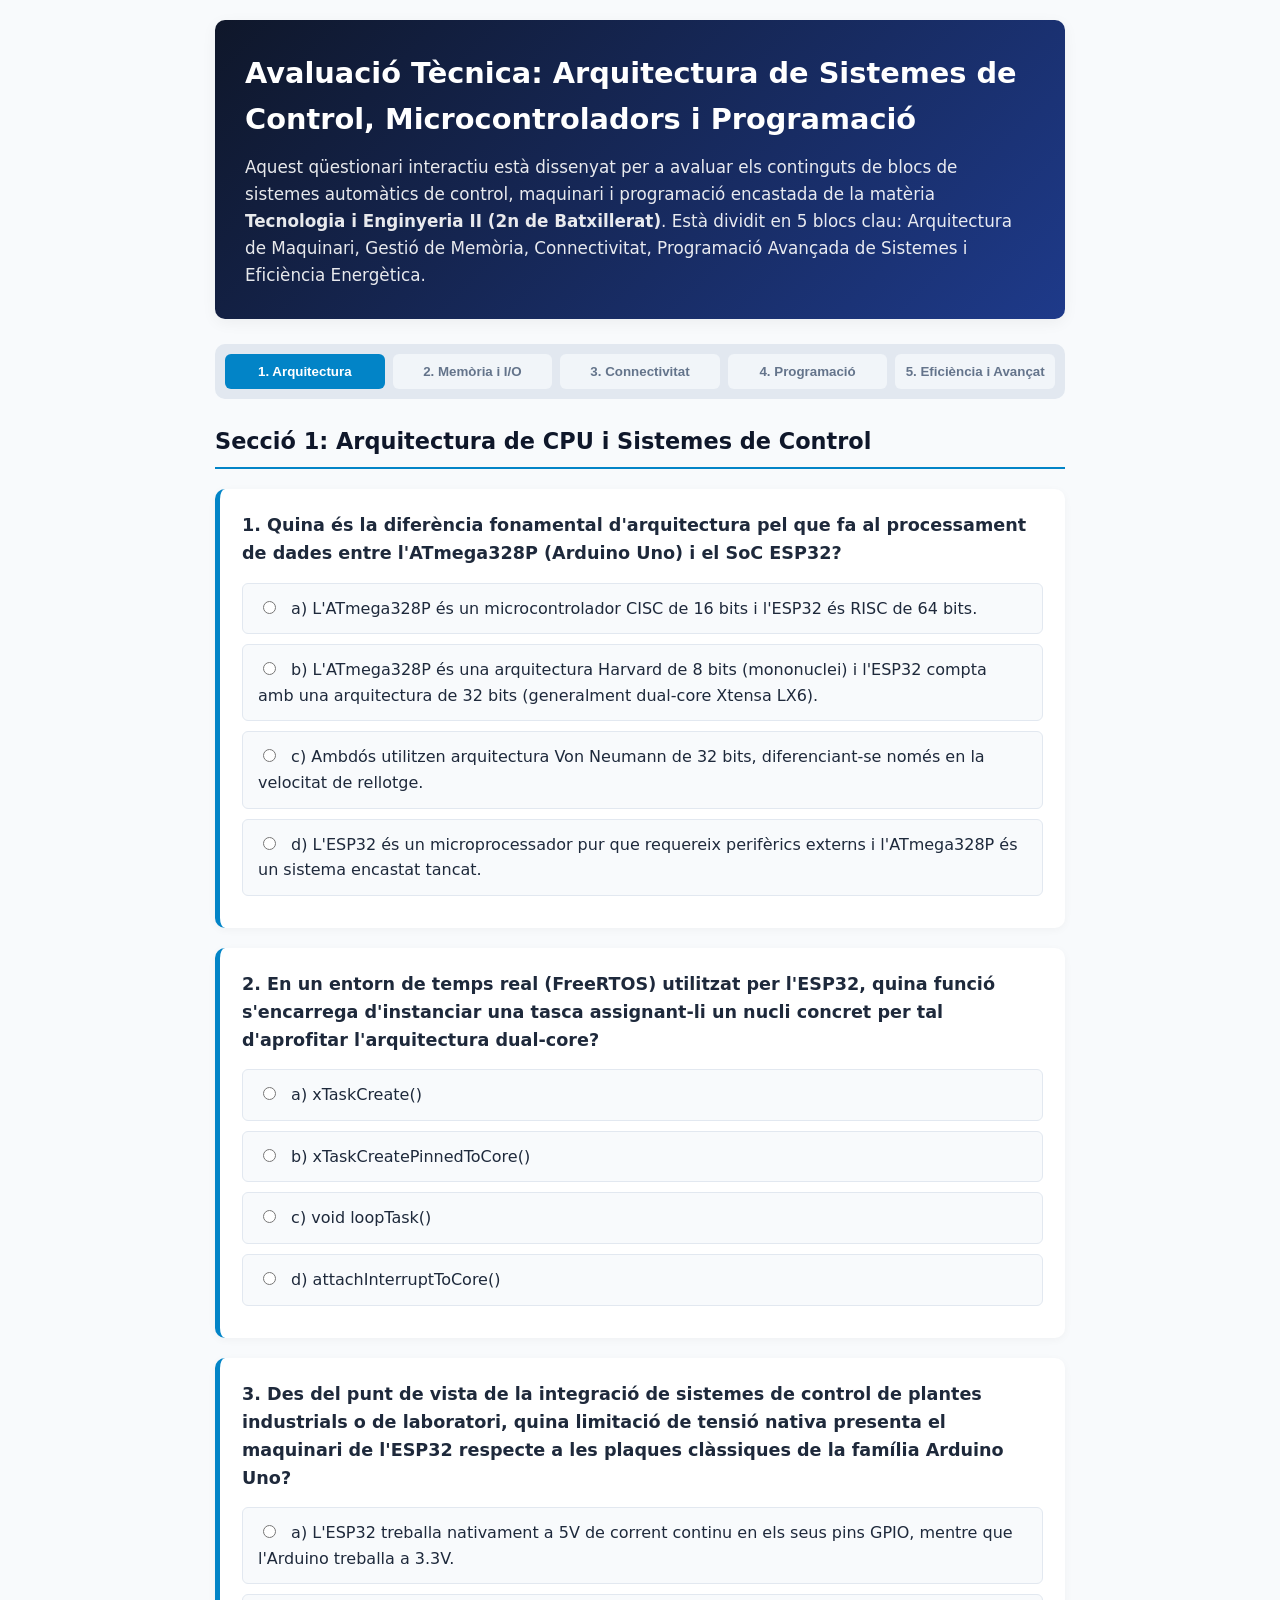
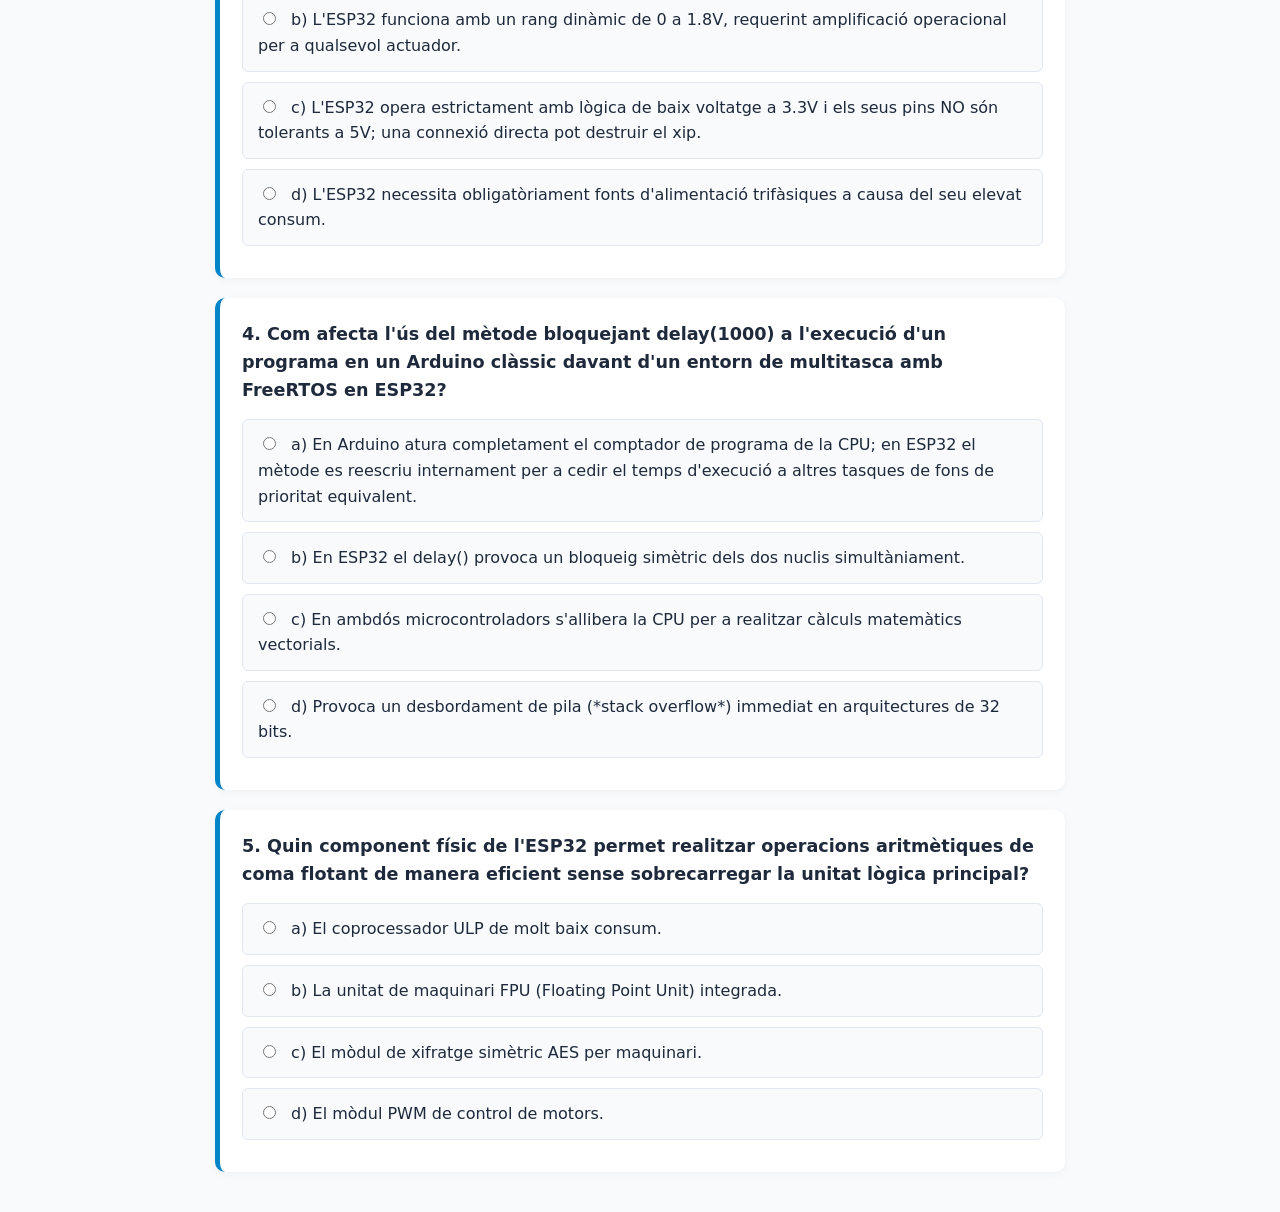
<file: Tasca 2/Gemini/V2.1/html.html>
<!DOCTYPE html>
<html lang="ca">
<head>
    <meta charset="UTF-8">
    <meta name="viewport" content="width=device-width, initial-scale=1.0">
    <title>Avaluació TI II: Arquitectura de Sistemes de Control i Microcontroladors</title>
    <link rel="stylesheet" href="style.css">
</head>
<body>

<div class="container">
    <header>
        <h1>Avaluació Tècnica: Arquitectura de Sistemes de Control, Microcontroladors i Programació</h1>
        <p>Aquest qüestionari interactiu està dissenyat per a avaluar els continguts de blocs de sistemes automàtics de control, maquinari i programació encastada de la matèria <strong>Tecnologia i Enginyeria II (2n de Batxillerat)</strong>. Està dividit en 5 blocs clau: Arquitectura de Maquinari, Gestió de Memòria, Connectivitat, Programació Avançada de Sistemes i Eficiència Energètica.</p>
    </header>

    <div class="section-panel">
      <button type="button" class="nav-tab active">1. Arquitectura</button>
      <button type="button" class="nav-tab">2. Memòria i I/O</button>
      <button type="button" class="nav-tab">3. Connectivitat</button>
      <button type="button" class="nav-tab">4. Programació</button>
      <button type="button" class="nav-tab">5. Eficiència i Avançat</button>
  </div>

    <form id="quiz-form">
        
        <div id="section-1" class="quiz-section active">
            <h2 class="section-title">Secció 1: Arquitectura de CPU i Sistemes de Control</h2>
            
            <div class="quiz-card" data-question="1">
                <div class="question-text">1. Quina és la diferència fonamental d'arquitectura pel que fa al processament de dades entre l'ATmega328P (Arduino Uno) i el SoC ESP32?</div>
                <ul class="options-list">
                    <li class="option-item"><label><input type="radio" name="q1" value="a"> a) L'ATmega328P és un microcontrolador CISC de 16 bits i l'ESP32 és RISC de 64 bits.</label></li>
                    <li class="option-item"><label><input type="radio" name="q1" value="b"> b) L'ATmega328P és una arquitectura Harvard de 8 bits (mononuclei) i l'ESP32 compta amb una arquitectura de 32 bits (generalment dual-core Xtensa LX6).</label></li>
                    <li class="option-item"><label><input type="radio" name="q1" value="c"> c) Ambdós utilitzen arquitectura Von Neumann de 32 bits, diferenciant-se només en la velocitat de rellotge.</label></li>
                    <li class="option-item"><label><input type="radio" name="q1" value="d"> d) L'ESP32 és un microprocessador pur que requereix perifèrics externs i l'ATmega328P és un sistema encastat tancat.</label></li>
                </ul>
                <div class="feedback" data-correct="b">
                    <strong>Retroalimentació:</strong> El salt de 8 bits a 32 bits multiprocés permet a l'ESP32 executar tasques concurrents complexes i sistemes operatius en temps real (RTOS), impensables en arquitectures de control senzilles de 8 bits.
                </div>
            </div>

            <div class="quiz-card" data-question="2">
                <div class="question-text">2. En un entorn de temps real (FreeRTOS) utilitzat per l'ESP32, quina funció s'encarrega d'instanciar una tasca assignant-li un nucli concret per tal d'aprofitar l'arquitectura dual-core?</div>
                <ul class="options-list">
                    <li class="option-item"><label><input type="radio" name="q2" value="a"> a) xTaskCreate()</label></li>
                    <li class="option-item"><label><input type="radio" name="q2" value="b"> b) xTaskCreatePinnedToCore()</label></li>
                    <li class="option-item"><label><input type="radio" name="q2" value="c"> c) void loopTask()</label></li>
                    <li class="option-item"><label><input type="radio" name="q2" value="d"> d) attachInterruptToCore()</label></li>
                </ul>
                <div class="feedback" data-correct="b">
                    <strong>Retroalimentació:</strong> <code>xTaskCreatePinnedToCore()</code> és la funció nativa específica de l'API que rep el punter de la tasca, el tamany del *stack*, els paràmetres, la prioritat i l'ID del nucli on s'ha d'executar el fil de processament de dades.
                </div>
            </div>

            <div class="quiz-card" data-question="3">
                <div class="question-text">3. Des del punt de vista de la integració de sistemes de control de plantes industrials o de laboratori, quina limitació de tensió nativa presenta el maquinari de l'ESP32 respecte a les plaques clàssiques de la família Arduino Uno?</div>
                <ul class="options-list">
                    <li class="option-item"><label><input type="radio" name="q3" value="a"> a) L'ESP32 treballa nativament a 5V de corrent continu en els seus pins GPIO, mentre que l'Arduino treballa a 3.3V.</label></li>
                    <li class="option-item"><label><input type="radio" name="q3" value="b"> b) L'ESP32 funciona amb un rang dinàmic de 0 a 1.8V, requerint amplificació operacional per a qualsevol actuador.</label></li>
                    <li class="option-item"><label><input type="radio" name="q3" value="c"> c) L'ESP32 opera estrictament amb lògica de baix voltatge a 3.3V i els seus pins NO són tolerants a 5V; una connexió directa pot destruir el xip.</label></li>
                    <li class="option-item"><label><input type="radio" name="q3" value="d"> d) L'ESP32 necessita obligatòriament fonts d'alimentació trifàsiques a causa del seu elevat consum.</label></li>
                </ul>
                <div class="feedback" data-correct="c">
                    <strong>Retroalimentació:</strong> Per a acoblar sensors digitals de 5V (habituals en Arduino) a les entrades de l'ESP32 (3.3V), és obligatori implementar divisors de tensió o adaptadors de nivell lògic bidireccionals per seguretat elèctrica.
                </div>
            </div>

            <div class="quiz-card" data-question="4">
                <div class="question-text">4. Com afecta l'ús del mètode bloquejant delay(1000) a l'execució d'un programa en un Arduino clàssic davant d'un entorn de multitasca amb FreeRTOS en ESP32?</div>
                <ul class="options-list">
                    <li class="option-item"><label><input type="radio" name="q4" value="a"> a) En Arduino atura completament el comptador de programa de la CPU; en ESP32 el mètode es reescriu internament per a cedir el temps d'execució a altres tasques de fons de prioritat equivalent.</label></li>
                    <li class="option-item"><label><input type="radio" name="q4" value="b"> b) En ESP32 el delay() provoca un bloqueig simètric dels dos nuclis simultàniament.</label></li>
                    <li class="option-item"><label><input type="radio" name="q4" value="c"> c) En ambdós microcontroladors s'allibera la CPU per a realitzar càlculs matemàtics vectorials.</label></li>
                    <li class="option-item"><label><input type="radio" name="q4" value="d"> d) Provoca un desbordament de pila (*stack overflow*) immediat en arquitectures de 32 bits.</label></li>
                </ul>
                <div class="feedback" data-correct="a">
                    <strong>Retroalimentació:</strong> El nucli d'ESP32 per a Arduino adapta <code>delay()</code> perquè invoque les funcions del planificador del sistema operatiu en temps real, evitant que les rutines de comunicació (com el Wi-Fi) perden sincronia.
                </div>
            </div>

            <div class="quiz-card" data-question="5">
                <div class="question-text">5. Quin component físic de l'ESP32 permet realitzar operacions aritmètiques de coma flotant de manera eficient sense sobrecarregar la unitat lògica principal?</div>
                <ul class="options-list">
                    <li class="option-item"><label><input type="radio" name="q5" value="a"> a) El coprocessador ULP de molt baix consum.</label></li>
                    <li class="option-item"><label><input type="radio" name="q5" value="b"> b) La unitat de maquinari FPU (Floating Point Unit) integrada.</label></li>
                    <li class="option-item"><label><input type="radio" name="q5" value="c"> c) El mòdul de xifratge simètric AES per maquinari.</label></li>
                    <li class="option-item"><label><input type="radio" name="q5" value="d"> d) El mòdul PWM de control de motors.</label></li>
                </ul>
                <div class="feedback" data-correct="b">
                    <strong>Retroalimentació:</strong> L'existència d'una FPU integrada per maquinari accelera el càlcul d'algoritmes de control avançats (com el PID en robòtica o filtres digitals) treballant directament amb dades de tipus `float`.
                </div>
            </div>
        </div>

        <div id="section-2" class="quiz-section">
            <h2 class="section-title">Secció 2: Gestió de Memòria i Adquisició de Senyals (I/O)</h2>
            
            <div class="quiz-card" data-question="6">
                <div class="question-text">6. Analitza la capacitat de memòria SRAM d'un Arduino Uno (2 KB) en comparació amb un ESP32 (~520 KB). Quin tipus de funcionalitat de control permet aquesta diferència d'ordre magnitud?</div>
                <ul class="options-list">
                    <li class="option-item"><label><input type="radio" name="q6" value="a"> a) Només augmenta la capacitat d'emmagatzemar línies de codi escrit de text pur.</label></li>
                    <li class="option-item"><label><input type="radio" name="q6" value="b"> b) Permet allotjar buffers grans de dades, stacks per a múltiples fils de programació, pàgines web complexes i connexions segures mitjançant certificats SSL/TLS.</label></li>
                    <li class="option-item"><label><input type="radio" name="q6" value="c"> c) La RAM no influeix en les funcionalitats, ja que tot s'executa directament des de la memòria ROM externa de l'actuador.</label></li>
                    <li class="option-item"><label><input type="radio" name="q6" value="d"> d) Permet prescindir totalment del compilador i programar directament en blocs visuals llançats des de la RAM.</label></li>
                </ul>
                <div class="feedback" data-correct="b">
                    <strong>Retroalimentació:</strong> La gestió d'encriptació per a transmetre dades de sensors a plataformes de Núvol de forma segura requereix un espai de RAM que les plaques tradicions de 8 bits de control simple no tenen de forma física.
                </div>
            </div>

            <div class="quiz-card" data-question="7">
                <div class="question-text">7. Quina és la resolució per defecte del Convertidor Analògic-Digital (ADC) de l'ESP32 i quin rang de valors digitals s'obté en realitzar una lectura en comparació amb un Arduino Uno?</div>
                <ul class="options-list">
                    <li class="option-item"><label><input type
</file>
<file: Tasca 2/Gemini/style.css>
:root {
    --bg-color: #f8fafc;
    --card-bg: #ffffff;
    --text-color: #1e293b;
    --accent-color: #0284c7;
    --accent-light: #f0f9ff;
    --correct-color: #16a34a;
    --correct-bg: #f0fdf4;
    --incorrect-color: #dc2626;
    --incorrect-bg: #fef2f2;
    --border-radius: 10px;
}

body {
    font-family: 'Segoe UI', system-ui, -apple-system, sans-serif;
    background-color: var(--bg-color);
    color: var(--text-color);
    line-height: 1.6;
    margin: 0;
    padding: 20px;
}

.container {
    max-width: 850px;
    margin: 0 auto;
}

header {
    background: linear-gradient(135deg, #0f172a, #1e3a8a);
    color: white;
    padding: 30px;
    border-radius: var(--border-radius);
    margin-bottom: 25px;
    box-shadow: 0 4px 15px rgba(0,0,0,0.05);
}

header h1 {
    margin: 0 0 12px 0;
    font-size: 1.8rem;
}

header p {
    margin: 0;
    opacity: 0.9;
    font-size: 1.05rem;
}

.section-panel {
    background: #e2e8f0;
    padding: 10px;
    border-radius: var(--border-radius);
    margin-bottom: 25px;
    display: flex;
    gap: 8px;
    flex-wrap: wrap;
}

.nav-tab {
    flex: 1;
    min-width: 120px;
    padding: 10px;
    background: #f1f5f9;
    border: none;
    border-radius: 6px;
    cursor: pointer;
    font-weight: 600;
    color: #64748b;
    transition: all 0.2s ease;
}

.nav-tab.active {
    background: var(--accent-color);
    color: white;
}

.quiz-section {
    display: none;
}

.quiz-section.active {
    display: block;
}

.section-title {
    color: #0f172a;
    border-bottom: 2px solid var(--accent-color);
    padding-bottom: 8px;
    margin-bottom: 20px;
    font-size: 1.4rem;
}

.quiz-card {
    background-color: var(--card-bg);
    padding: 22px;
    margin-bottom: 20px;
    border-radius: var(--border-radius);
    box-shadow: 0 2px 8px rgba(0,0,0,0.04);
    border-left: 5px solid var(--accent-color);
}

.question-text {
    font-weight: 600;
    font-size: 1.1rem;
    margin-bottom: 15px;
}

.options-list {
    list-style: none;
    padding: 0;
    margin: 0;
}

.option-item {
    margin-bottom: 10px;
}

.option-item label {
    display: block;
    padding: 12px 15px;
    background-color: #f8fafc;
    border: 1px solid #e2e8f0;
    border-radius: 6px;
    cursor: pointer;
    transition: all 0.2s ease;
}

.option-item label:hover {
    background-color: var(--accent-light);
    border-color: var(--accent-color);
}

.option-item input[type="radio"] {
    margin-right: 10px;
}

.feedback {
    margin-top: 15px;
    padding: 15px;
    border-radius: 6px;
    display: none;
    font-size: 0.95rem;
}

.feedback.correct {
    display: block;
    background-color: var(--correct-bg);
    color: var(--correct-color);
    border: 1px solid var(--correct-color);
}

.feedback.incorrect {
    display: block;
    background-color: var(--incorrect-bg);
    color: var(--incorrect-color);
    border: 1px solid var(--incorrect-color);
}

.actions-nav {
    display: flex;
    justify-content: space-between;
    margin-top: 25px;
    margin-bottom: 50px;
    gap: 15px;
}

.btn {
    padding: 12px 25px;
    font-size: 1rem;
    font-weight: bold;
    border-radius: var(--border-radius);
    cursor: pointer;
    border: none;
    transition: background 0.2s;
}

.btn-nav {
    background-color: #475569;
    color: white;
}

.btn-nav:hover {
    background-color: #334155;
}

.btn-action {
    background-color: var(--accent-color);
    color: white;
}

.btn-action:hover {
    background-color: #0369a1;
}

#result-summary {
    background-color: #fff;
    padding: 30px;
    border-radius: var(--border-radius);
    box-shadow: 0 4px 15px rgba(0,0,0,0.08);
    text-align: center;
    margin-top: 20px;
    display: none;
    border: 2px solid var(--accent-color);
}

.score-display {
    font-size: 2.8rem;
    font-weight: bold;
    margin: 15px 0;
    color: #0f172a;
}
</file>
<file: Tasca 3/Gemini/style.css>
:root {
    --primary-color: #00878f; /* Blau Arduino */
    --secondary-color: #e06000; /* Taronja ESP32 */
    --bg-color: #f4f6f9;
    --card-bg: #ffffff;
    --text-color: #333333;
    --success-color: #2e7d32;
    --error-color: #c62828;
    --border-radius: 8px;
}

body {
    font-family: 'Segoe UI', Tahoma, Geneva, Verdana, sans-serif;
    background-color: var(--bg-color);
    color: var(--text-color);
    margin: 0;
    padding: 20px;
    display: flex;
    justify-content: center;
}

.quiz-container {
    background: var(--card-bg);
    max-width: 700px;
    width: 100%;
    padding: 30px;
    border-radius: var(--border-radius);
    box-shadow: 0 4px 15px rgba(0,0,0,0.05);
}

header {
    display: flex;
    justify-content: space-between;
    align-items: center;
    border-bottom: 2px solid #eee;
    padding-bottom: 15px;
    margin-bottom: 20px;
}

h1 { font-size: 1.5rem; color: var(--primary-color); margin: 0; }

.progress-bar-container {
    background: #e0e0e0;
    height: 8px;
    border-radius: 4px;
    margin-bottom: 25px;
    overflow: hidden;
}

#progress-bar {
    background: var(--primary-color);
    height: 100%;
    transition: width 0.3s ease;
}

#question-text {
    font-size: 1.2rem;
    margin-bottom: 20px;
}

.option-wrapper {
    display: block;
    background: #f8f9fa;
    border: 2px solid #e9ecef;
    padding: 12px 15px;
    margin-bottom: 12px;
    border-radius: var(--border-radius);
    cursor: pointer;
    transition: all 0.2s;
}

.option-wrapper:hover {
    background: #eef7f8;
    border-color: var(--primary-color);
}

.option-wrapper input {
    margin-right: 12px;
}

.btn {
    background: var(--primary-color);
    color: white;
    border: none;
    padding: 12px 25px;
    font-size: 1rem;
    border-radius: var(--border-radius);
    cursor: pointer;
    float: right;
    transition: background 0.2s;
}

.btn:hover { background: #00666c; }

.hidden { display: none !important; }

/* Estils de Feedback Final */
#score-text {
    font-size: 1.3rem;
    font-weight: bold;
    margin-bottom: 20px;
}

.feedback-item {
    border-left: 5px solid #ccc;
    background: #f8f9fa;
    padding: 15px;
    margin-bottom: 15px;
    border-radius: 0 var(--border-radius) var(--border-radius) 0;
}

.feedback-item.correct { border-color: var(--success-color); }
.feedback-item.incorrect { border-color: var(--error-color); }

.feedback-item h3 { margin: 0 0 8px 0; font-size: 1.1rem; }
.p-status { font-weight: bold; margin: 5px 0; }
.p-status.ok { color: var(--success-color); }
.p-status.fail { color: var(--error-color); }
.feedback-text { font-style: italic; color: #555; margin-top: 5px; }

#btn-restart { float: none; margin-top: 20px; background: var(--secondary-color); }
#btn-restart:hover { background: #b34d00; }
</file>
<file: Tasca 2/Claude/Iteració1/style.css>
:root {
            --bg-color: #f8fafc;
            --card-bg: #ffffff;
            --text-color: #1e293b;
            --accent-color: #0284c7;
            --accent-light: #f0f9ff;
            --correct-color: #16a34a;
            --correct-bg: #f0fdf4;
            --incorrect-color: #dc2626;
            --incorrect-bg: #fef2f2;
            --border-radius: 10px;
        }

        body {
            font-family: 'Segoe UI', system-ui, -apple-system, sans-serif;
            background-color: var(--bg-color);
            color: var(--text-color);
            line-height: 1.6;
            margin: 0;
            padding: 20px;
        }

        .container {
            max-width: 850px;
            margin: 0 auto;
        }

        header {
            background: linear-gradient(135deg, #0f172a, #1e3a8a);
            color: white;
            padding: 30px;
            border-radius: var(--border-radius);
            margin-bottom: 25px;
            box-shadow: 0 4px 15px rgba(0,0,0,0.05);
        }

        header h1 {
            margin: 0 0 12px 0;
            font-size: 1.8rem;
        }

        header p {
            margin: 0;
            opacity: 0.9;
            font-size: 1.05rem;
        }

        .section-panel {
            background: #e2e8f0;
            padding: 10px;
            border-radius: var(--border-radius);
            margin-bottom: 25px;
            display: flex;
            gap: 8px;
            flex-wrap: wrap;
        }

        .nav-tab {
            flex: 1;
            min-width: 120px;
            padding: 10px;
            background: #f1f5f9;
            border: none;
            border-radius: 6px;
            cursor: pointer;
            font-weight: 600;
            color: #64748b;
            transition: all 0.2s ease;
        }

        .nav-tab.active {
            background: var(--accent-color);
            color: white;
        }

        .quiz-section {
            display: none;
        }

        .quiz-section.active {
            display: block;
        }

        .section-title {
            color: #0f172a;
            border-bottom: 2px solid var(--accent-color);
            padding-bottom: 8px;
            margin-bottom: 20px;
            font-size: 1.4rem;
        }

        .quiz-card {
            background-color: var(--card-bg);
            padding: 22px;
            margin-bottom: 20px;
            border-radius: var(--border-radius);
            box-shadow: 0 2px 8px rgba(0,0,0,0.04);
            border-left: 5px solid var(--accent-color);
        }

        .question-text {
            font-weight: 600;
            font-size: 1.1rem;
            margin-bottom: 15px;
        }

        .options-list {
            list-style: none;
            padding: 0;
            margin: 0;
        }

        .option-item {
            margin-bottom: 10px;
        }

        .option-item label {
            display: block;
            padding: 12px 15px;
            background-color: #f8fafc;
            border: 1px solid #e2e8f0;
            border-radius: 6px;
            cursor: pointer;
            transition: all 0.2s ease;
        }

        .option-item label:hover {
            background-color: var(--accent-light);
            border-color: var(--accent-color);
        }

        .option-item input[type="radio"] {
            margin-right: 10px;
        }

        .feedback {
            margin-top: 15px;
            padding: 15px;
            border-radius: 6px;
            display: none;
            font-size: 0.95rem;
        }

        .feedback.correct {
            display: block;
            background-color: var(--correct-bg);
            color: var(--correct-color);
            border: 1px solid var(--correct-color);
        }

        .feedback.incorrect {
            display: block;
            background-color: var(--incorrect-bg);
            color: var(--incorrect-color);
            border: 1px solid var(--incorrect-color);
        }

        .actions-nav {
            display: flex;
            justify-content: space-between;
            margin-top: 25px;
            margin-bottom: 50px;
            gap: 15px;
        }

        .btn {
            padding: 12px 25px;
            font-size: 1rem;
            font-weight: bold;
            border-radius: var(--border-radius);
            cursor: pointer;
            border: none;
            transition: background 0.2s;
        }

        .btn-nav {
            background-color: #475569;
            color: white;
        }

        .btn-nav:hover {
            background-color: #334155;
        }

        .btn-action {
            background-color: var(--accent-color);
            color: white;
        }

        .btn-action:hover {
            background-color: #0369a1;
        }

        #result-summary {
            background-color: #fff;
            padding: 30px;
            border-radius: var(--border-radius);
            box-shadow: 0 4px 15px rgba(0,0,0,0.08);
            text-align: center;
            margin-top: 20px;
            display: none;
            border: 2px solid var(--accent-color);
        }

        .score-display {
            font-size: 2.8rem;
            font-weight: bold;
            margin: 15px 0;
            color: #0f172a;
        }
</file>
<file: Tasca 2/Gemini/V2.1/style.css>
:root {
    --bg-color: #f8fafc;
    --card-bg: #ffffff;
    --text-color: #1e293b;
    --accent-color: #0284c7;
    --accent-light: #f0f9ff;
    --correct-color: #16a34a;
    --correct-bg: #f0fdf4;
    --incorrect-color: #dc2626;
    --incorrect-bg: #fef2f2;
    --border-radius: 10px;
}

body {
    font-family: 'Segoe UI', system-ui, -apple-system, sans-serif;
    background-color: var(--bg-color);
    color: var(--text-color);
    line-height: 1.6;
    margin: 0;
    padding: 20px;
}

.container {
    max-width: 850px;
    margin: 0 auto;
}

header {
    background: linear-gradient(135deg, #0f172a, #1e3a8a);
    color: white;
    padding: 30px;
    border-radius: var(--border-radius);
    margin-bottom: 25px;
    box-shadow: 0 4px 15px rgba(0,0,0,0.05);
}

header h1 {
    margin: 0 0 12px 0;
    font-size: 1.8rem;
}

header p {
    margin: 0;
    opacity: 0.9;
    font-size: 1.05rem;
}

.section-panel {
    background: #e2e8f0;
    padding: 10px;
    border-radius: var(--border-radius);
    margin-bottom: 25px;
    display: flex;
    gap: 8px;
    flex-wrap: wrap;
}

.nav-tab {
    flex: 1;
    min-width: 120px;
    padding: 10px;
    background: #f1f5f9;
    border: none;
    border-radius: 6px;
    cursor: pointer;
    font-weight: 600;
    color: #64748b;
    transition: all 0.2s ease;
}

.nav-tab.active {
    background: var(--accent-color);
    color: white;
}

.quiz-section {
    display: none;
}

.quiz-section.active {
    display: block;
}

.section-title {
    color: #0f172a;
    border-bottom: 2px solid var(--accent-color);
    padding-bottom: 8px;
    margin-bottom: 20px;
    font-size: 1.4rem;
}

.quiz-card {
    background-color: var(--card-bg);
    padding: 22px;
    margin-bottom: 20px;
    border-radius: var(--border-radius);
    box-shadow: 0 2px 8px rgba(0,0,0,0.04);
    border-left: 5px solid var(--accent-color);
}

.question-text {
    font-weight: 600;
    font-size: 1.1rem;
    margin-bottom: 15px;
}

.options-list {
    list-style: none;
    padding: 0;
    margin: 0;
}

.option-item {
    margin-bottom: 10px;
}

.option-item label {
    display: block;
    padding: 12px 15px;
    background-color: #f8fafc;
    border: 1px solid #e2e8f0;
    border-radius: 6px;
    cursor: pointer;
    transition: all 0.2s ease;
}

.option-item label:hover {
    background-color: var(--accent-light);
    border-color: var(--accent-color);
}

.option-item input[type="radio"] {
    margin-right: 10px;
}

.feedback {
    margin-top: 15px;
    padding: 15px;
    border-radius: 6px;
    display: none;
    font-size: 0.95rem;
}

.feedback.correct {
    display: block;
    background-color: var(--correct-bg);
    color: var(--correct-color);
    border: 1px solid var(--correct-color);
}

.feedback.incorrect {
    display: block;
    background-color: var(--incorrect-bg);
    color: var(--incorrect-color);
    border: 1px solid var(--incorrect-color);
}

.actions-nav {
    display: flex;
    justify-content: space-between;
    margin-top: 25px;
    margin-bottom: 50px;
    gap: 15px;
}

.btn {
    padding: 12px 25px;
    font-size: 1rem;
    font-weight: bold;
    border-radius: var(--border-radius);
    cursor: pointer;
    border: none;
    transition: background 0.2s;
}

.btn-nav {
    background-color: #475569;
    color: white;
}

.btn-nav:hover {
    background-color: #334155;
}

.btn-action {
    background-color: var(--accent-color);
    color: white;
}

.btn-action:hover {
    background-color: #0369a1;
}

#result-summary {
    background-color: #fff;
    padding: 30px;
    border-radius: var(--border-radius);
    box-shadow: 0 4px 15px rgba(0,0,0,0.08);
    text-align: center;
    margin-top: 20px;
    display: none;
    border: 2px solid var(--accent-color);
}

.score-display {
    font-size: 2.8rem;
    font-weight: bold;
    margin: 15px 0;
    color: #0f172a;
}
</file>
